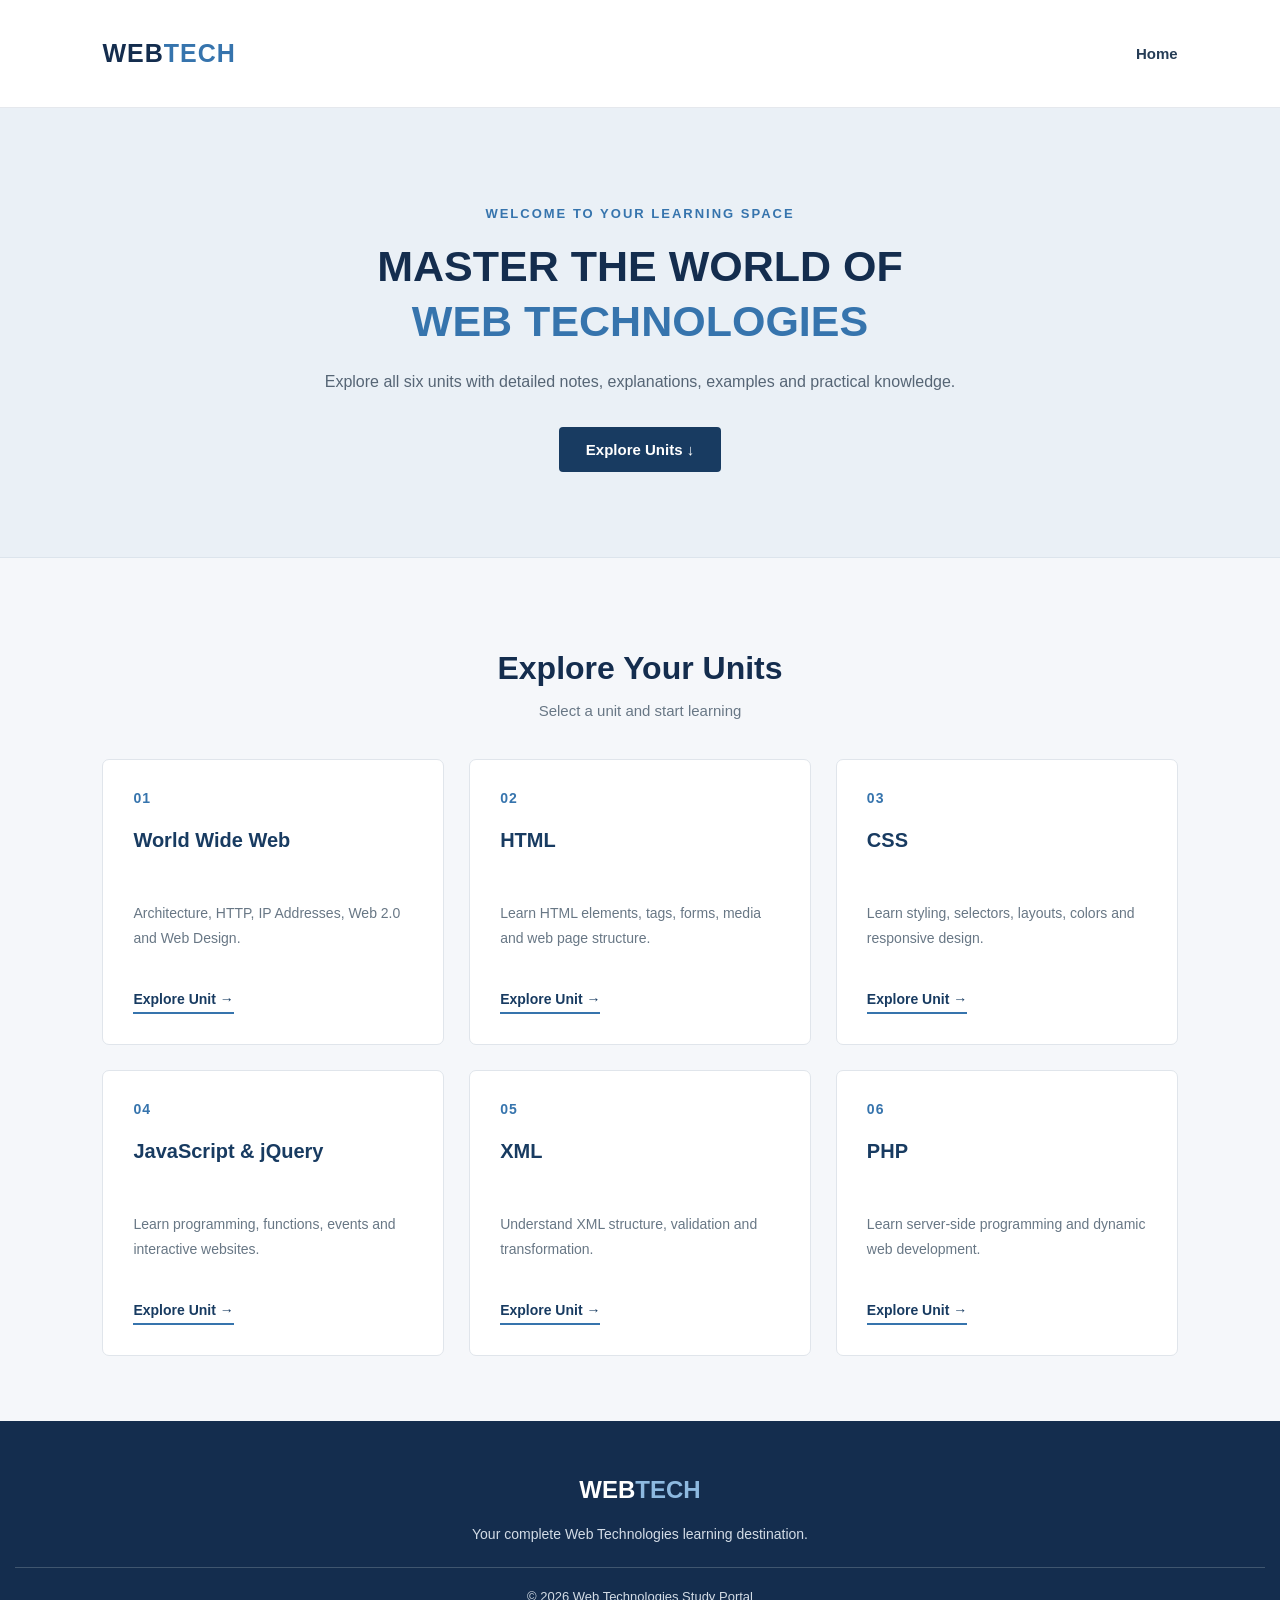
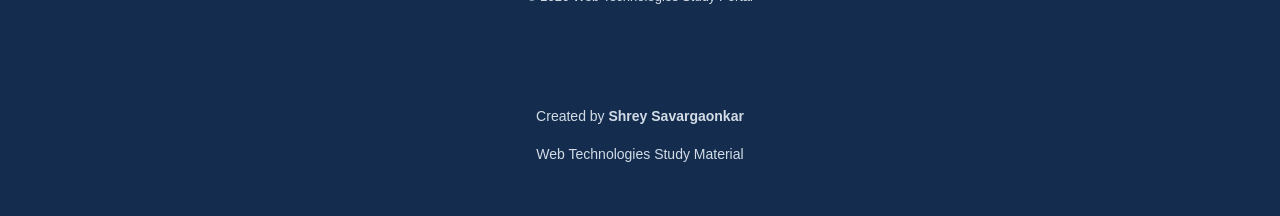
<file: index.html>
<!DOCTYPE html>
<html>
<head>
    <title>Web Technologies | Study Portal</title>
    <link rel="stylesheet" href="style.css">
</head>

<body>

    <nav>
        <h2 class="logo">WEB<span>TECH</span></h2>
        <a href="index.html">Home</a>
    </nav>

    <section class="hero">
        <p class="small-title">WELCOME TO YOUR LEARNING SPACE</p>

        <h1>MASTER THE WORLD OF<br>
        <span>WEB TECHNOLOGIES</span></h1>

        <p class="description">
            Explore all six units with detailed notes,
            explanations, examples and practical knowledge.
        </p>

        <a href="#units" class="main-button">Explore Units ↓</a>
    </section>

    <section id="units">

        <h2 class="section-title">Explore Your Units</h2>

        <p class="section-description">
            Select a unit and start learning
        </p>

        <div class="units">

            <div class="unit">
                <div class="number">01</div>
                <h3>World Wide Web</h3>
                <p>Architecture, HTTP, IP Addresses, Web 2.0 and Web Design.</p>
                <a href="unit1.html">Explore Unit →</a>
            </div>

            <div class="unit">
                <div class="number">02</div>
                <h3>HTML</h3>
                <p>Learn HTML elements, tags, forms, media and web page structure.</p>
                <a href="unit2.html">Explore Unit →</a>
            </div>

            <div class="unit">
                <div class="number">03</div>
                <h3>CSS</h3>
                <p>Learn styling, selectors, layouts, colors and responsive design.</p>
                <a href="unit3.html">Explore Unit →</a>
            </div>

            <div class="unit">
                <div class="number">04</div>
                <h3>JavaScript & jQuery</h3>
                <p>Learn programming, functions, events and interactive websites.</p>
                <a href="unit4.html">Explore Unit →</a>
            </div>

            <div class="unit">
                <div class="number">05</div>
                <h3>XML</h3>
                <p>Understand XML structure, validation and transformation.</p>
                <a href="unit5.html">Explore Unit →</a>
            </div>

            <div class="unit">
                <div class="number">06</div>
                <h3>PHP</h3>
                <p>Learn server-side programming and dynamic web development.</p>
                <a href="unit6.html">Explore Unit →</a>
            </div>

        </div>
    </section>

    <footer>
        <h2>WEB<span>TECH</span></h2>
        <p>Your complete Web Technologies learning destination.</p>
        <p class="copyright">© 2026 Web Technologies Study Portal</p>
    </footer>
    
<footer>
    <p>Created by <strong>Shrey Savargaonkar</strong></p>
    <p>Web Technologies Study Material</p>
</footer>

</body>
</html>
</file>
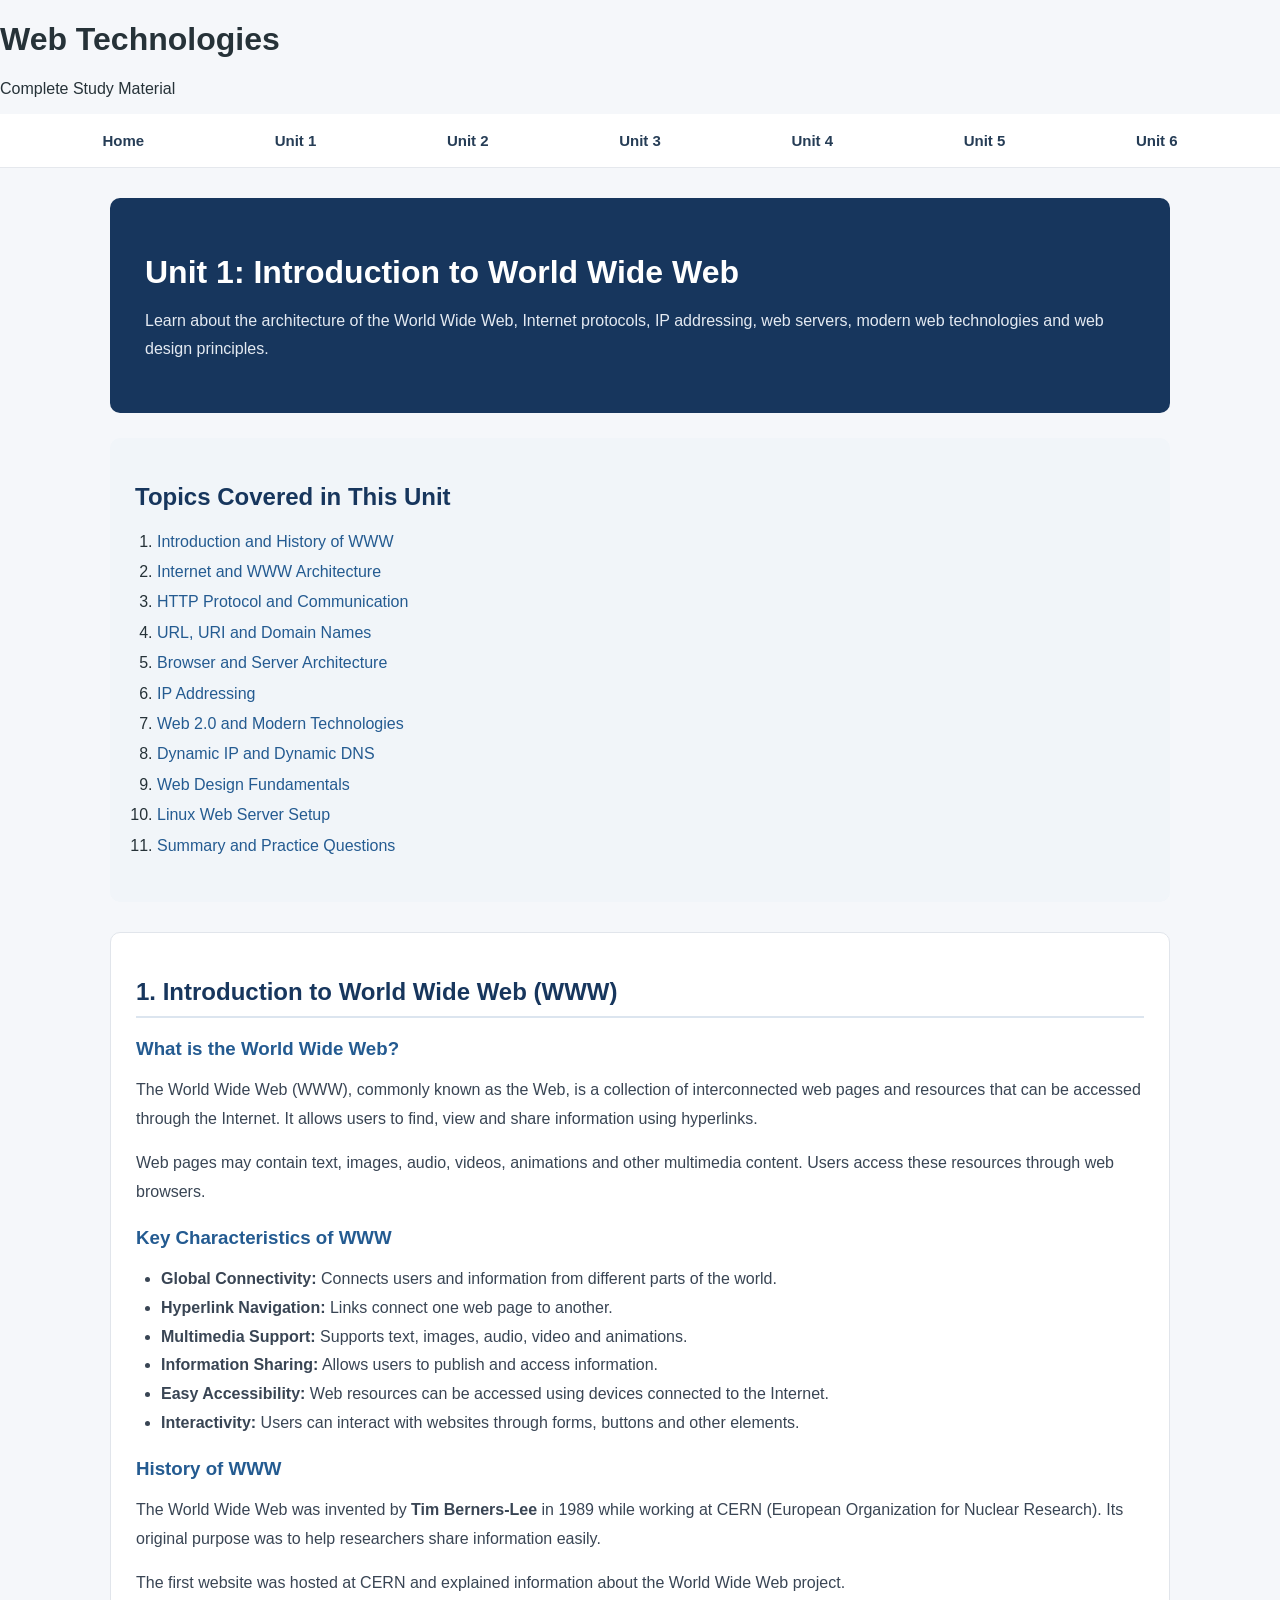
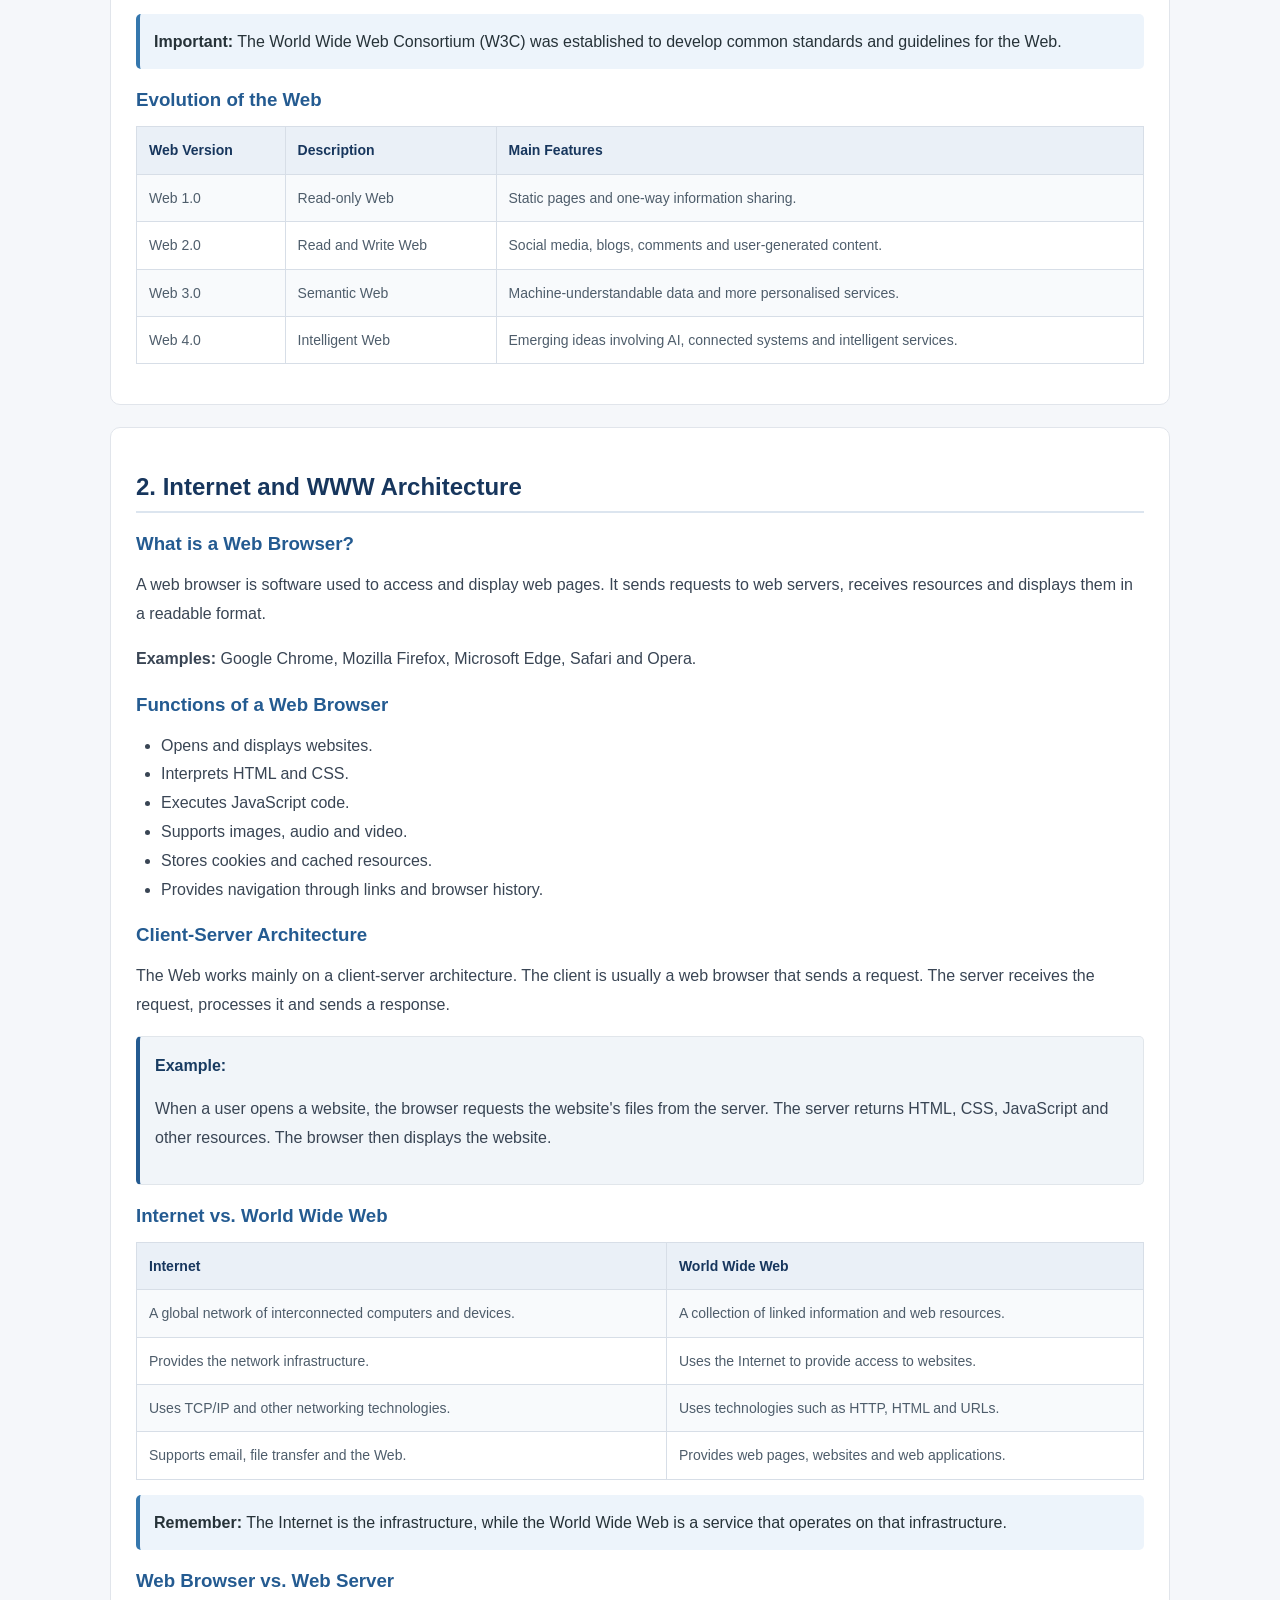
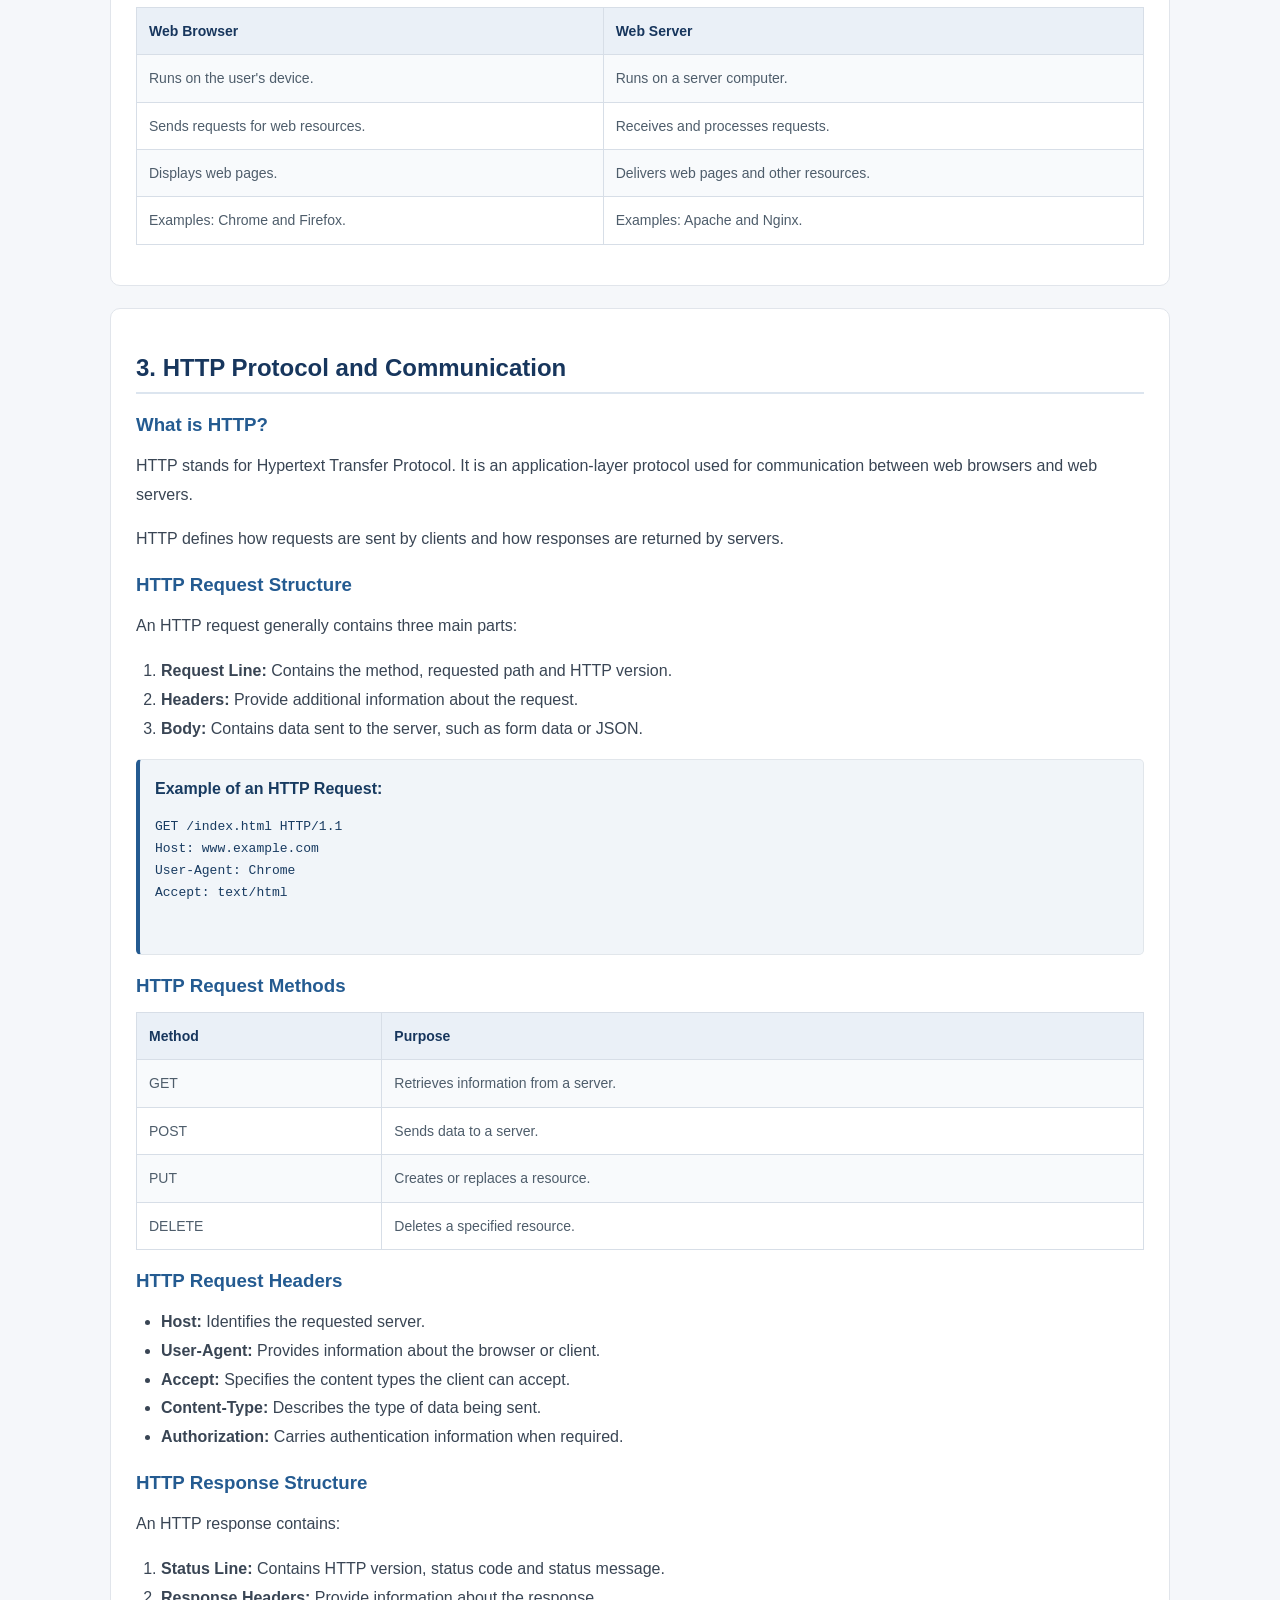
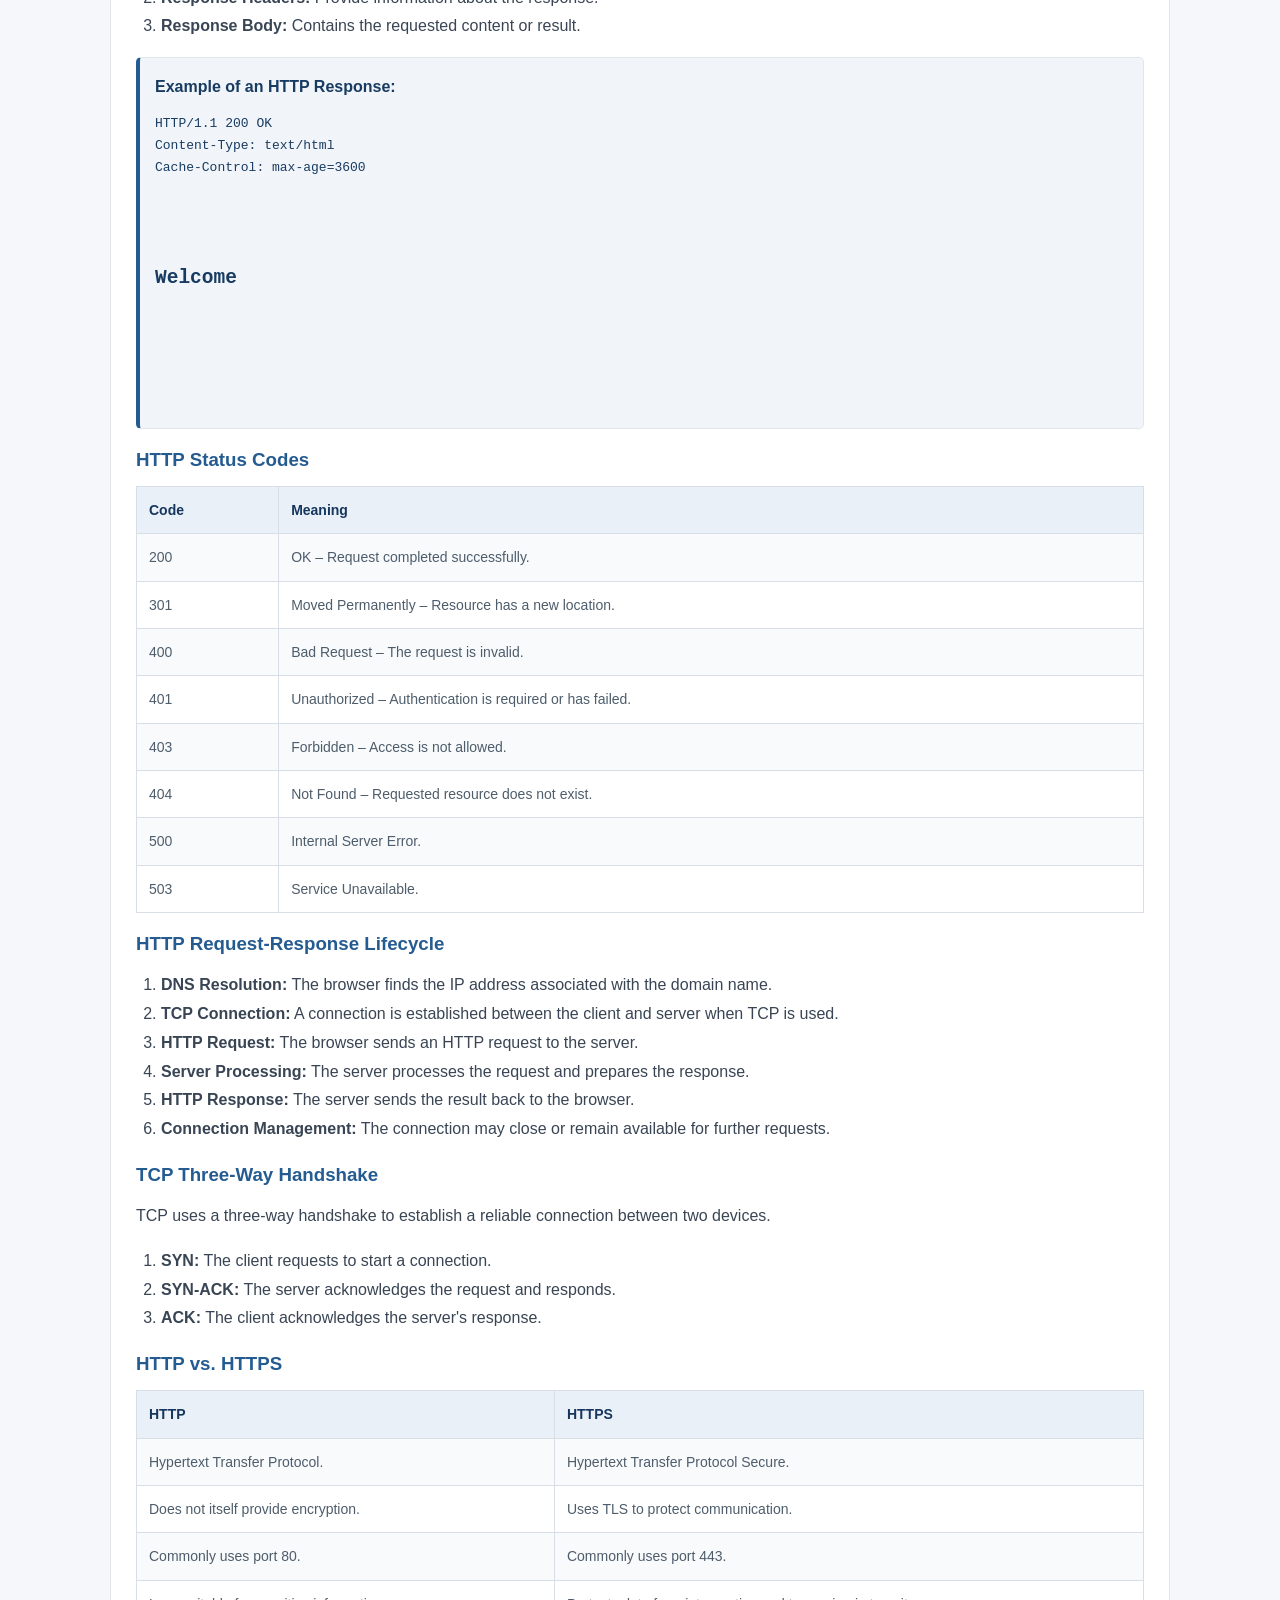
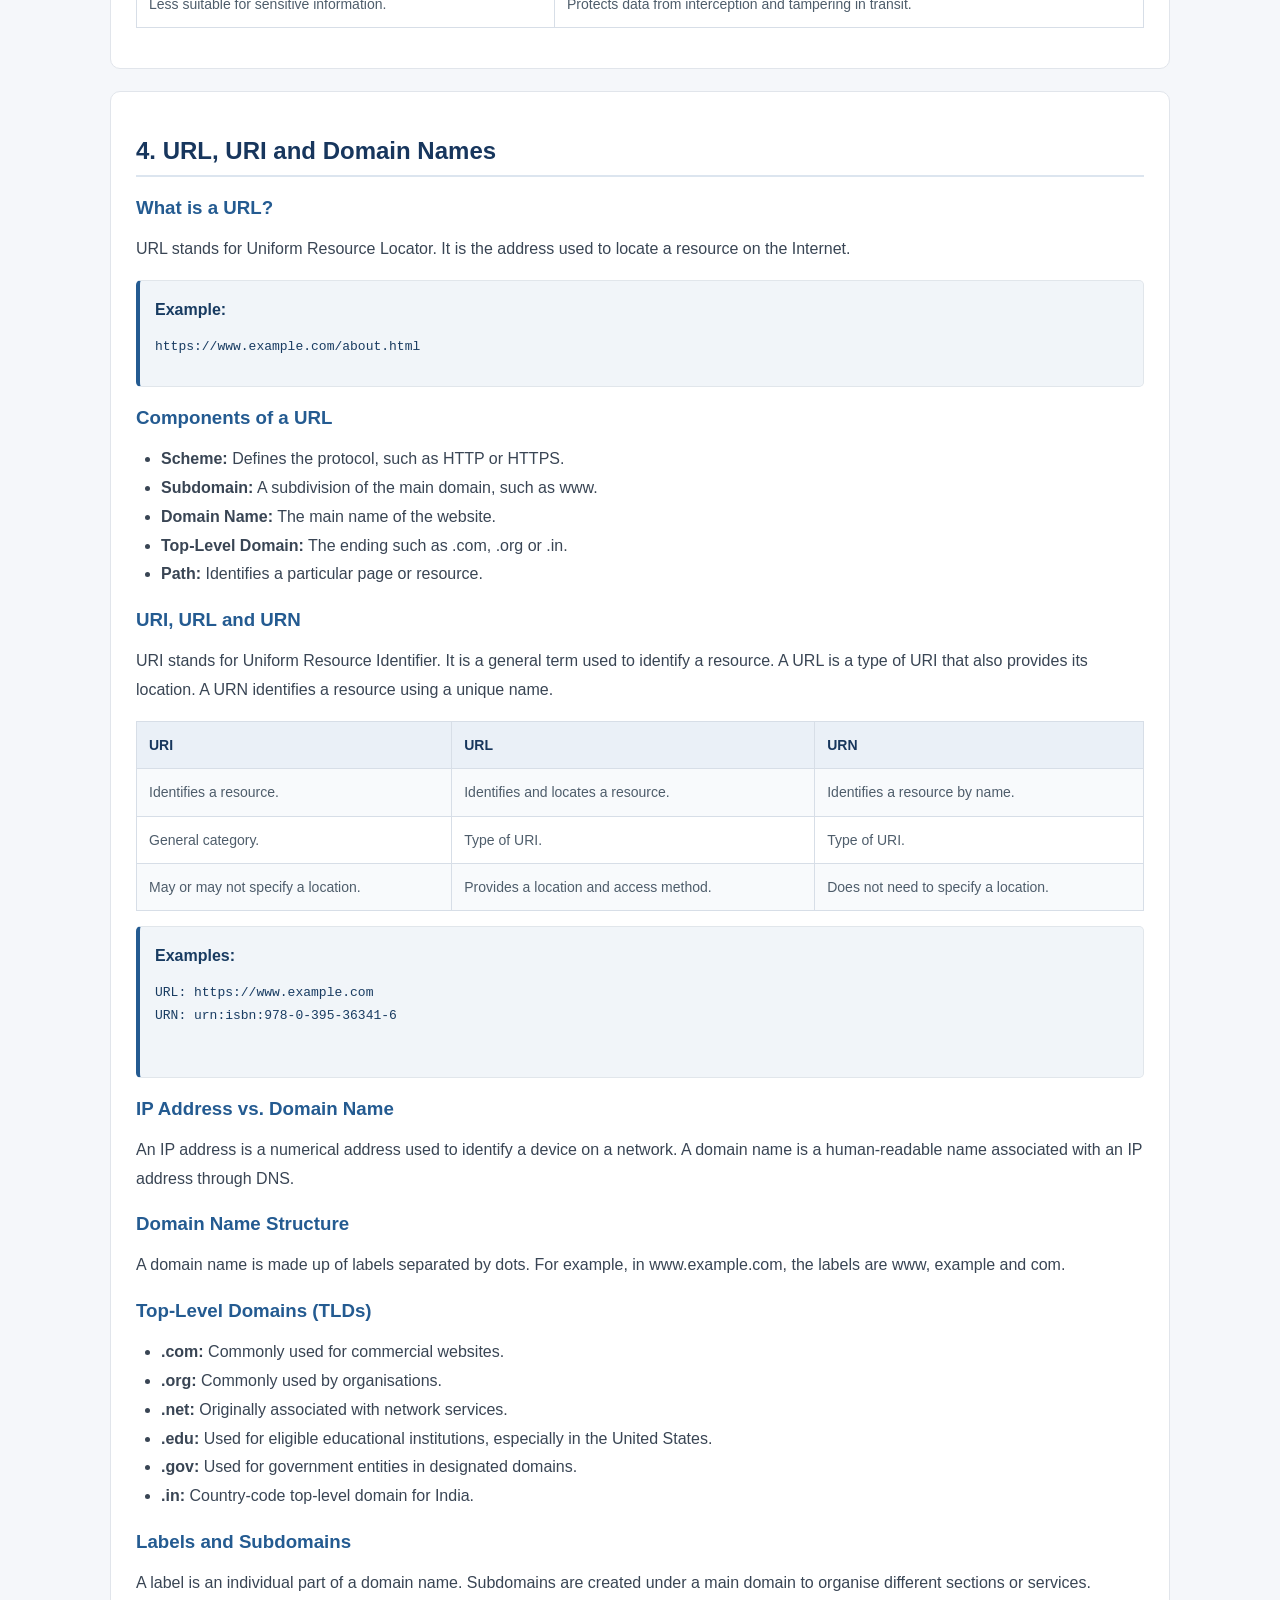
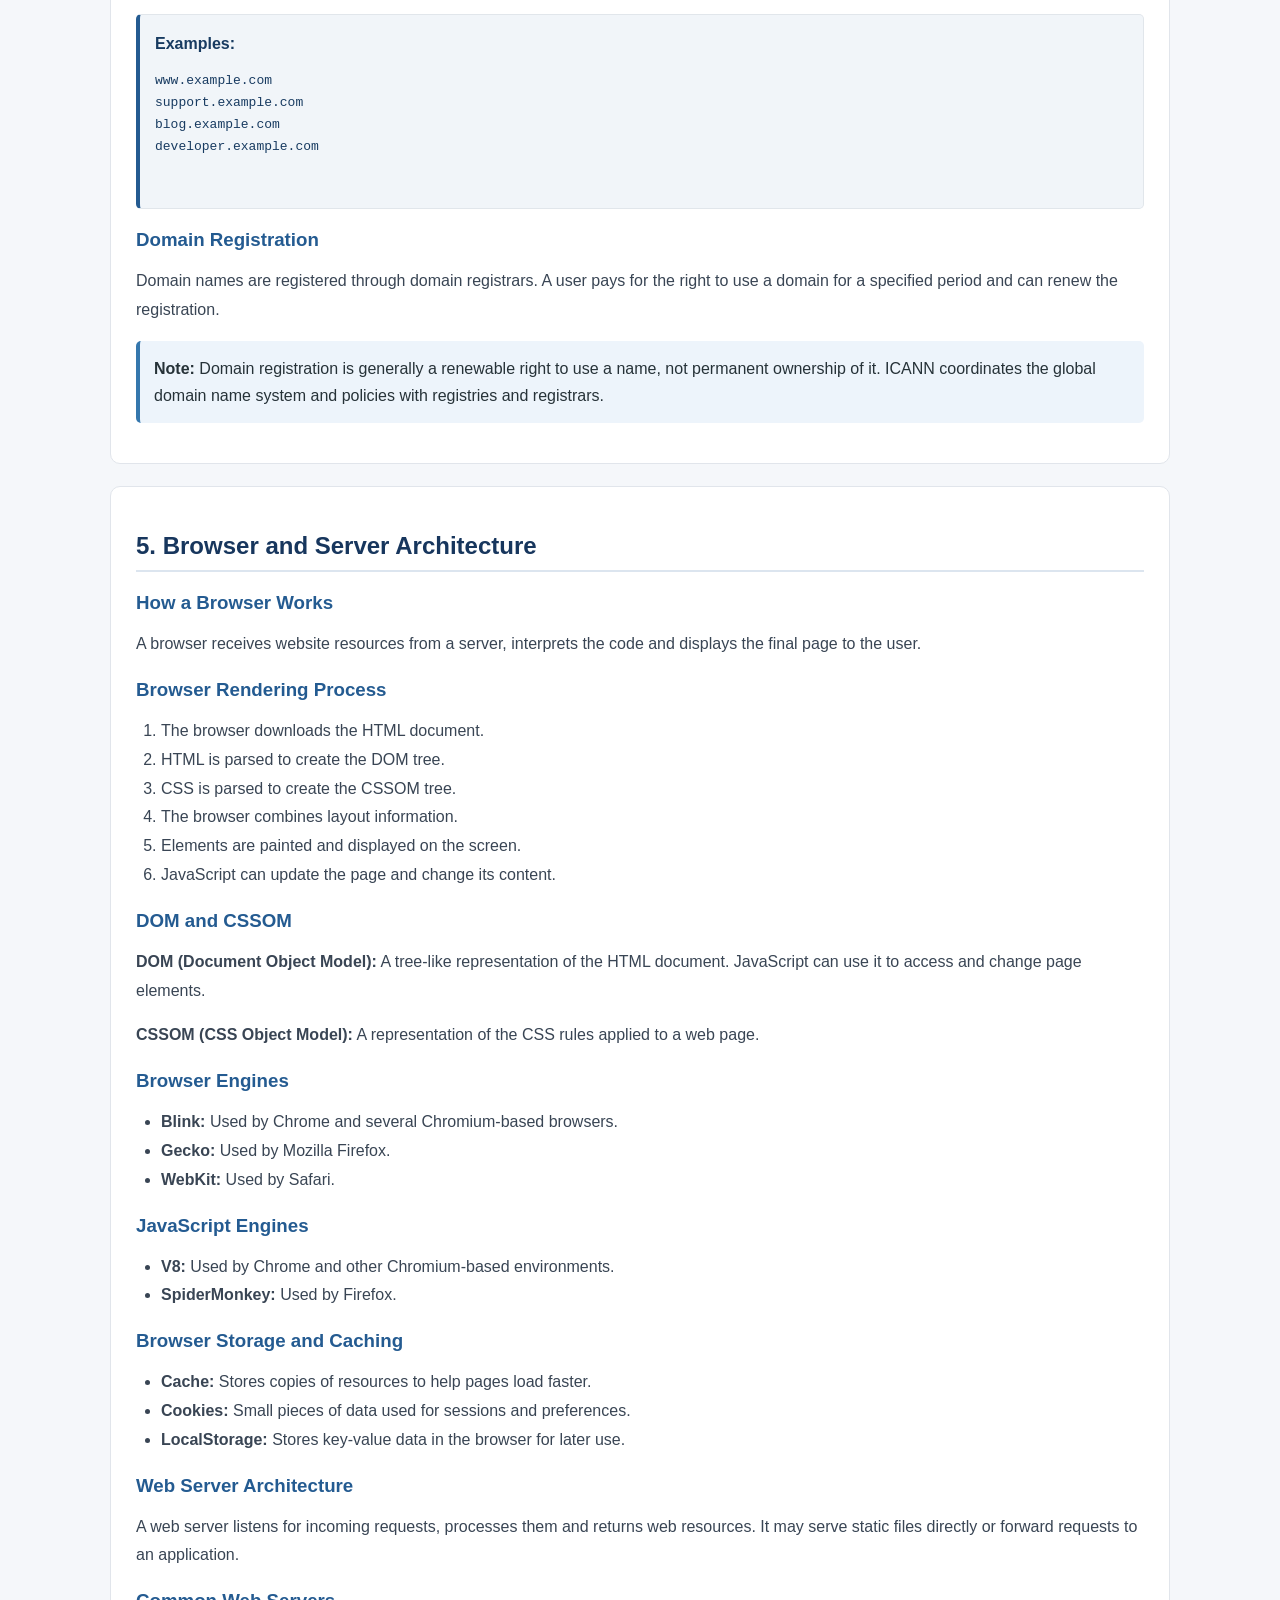
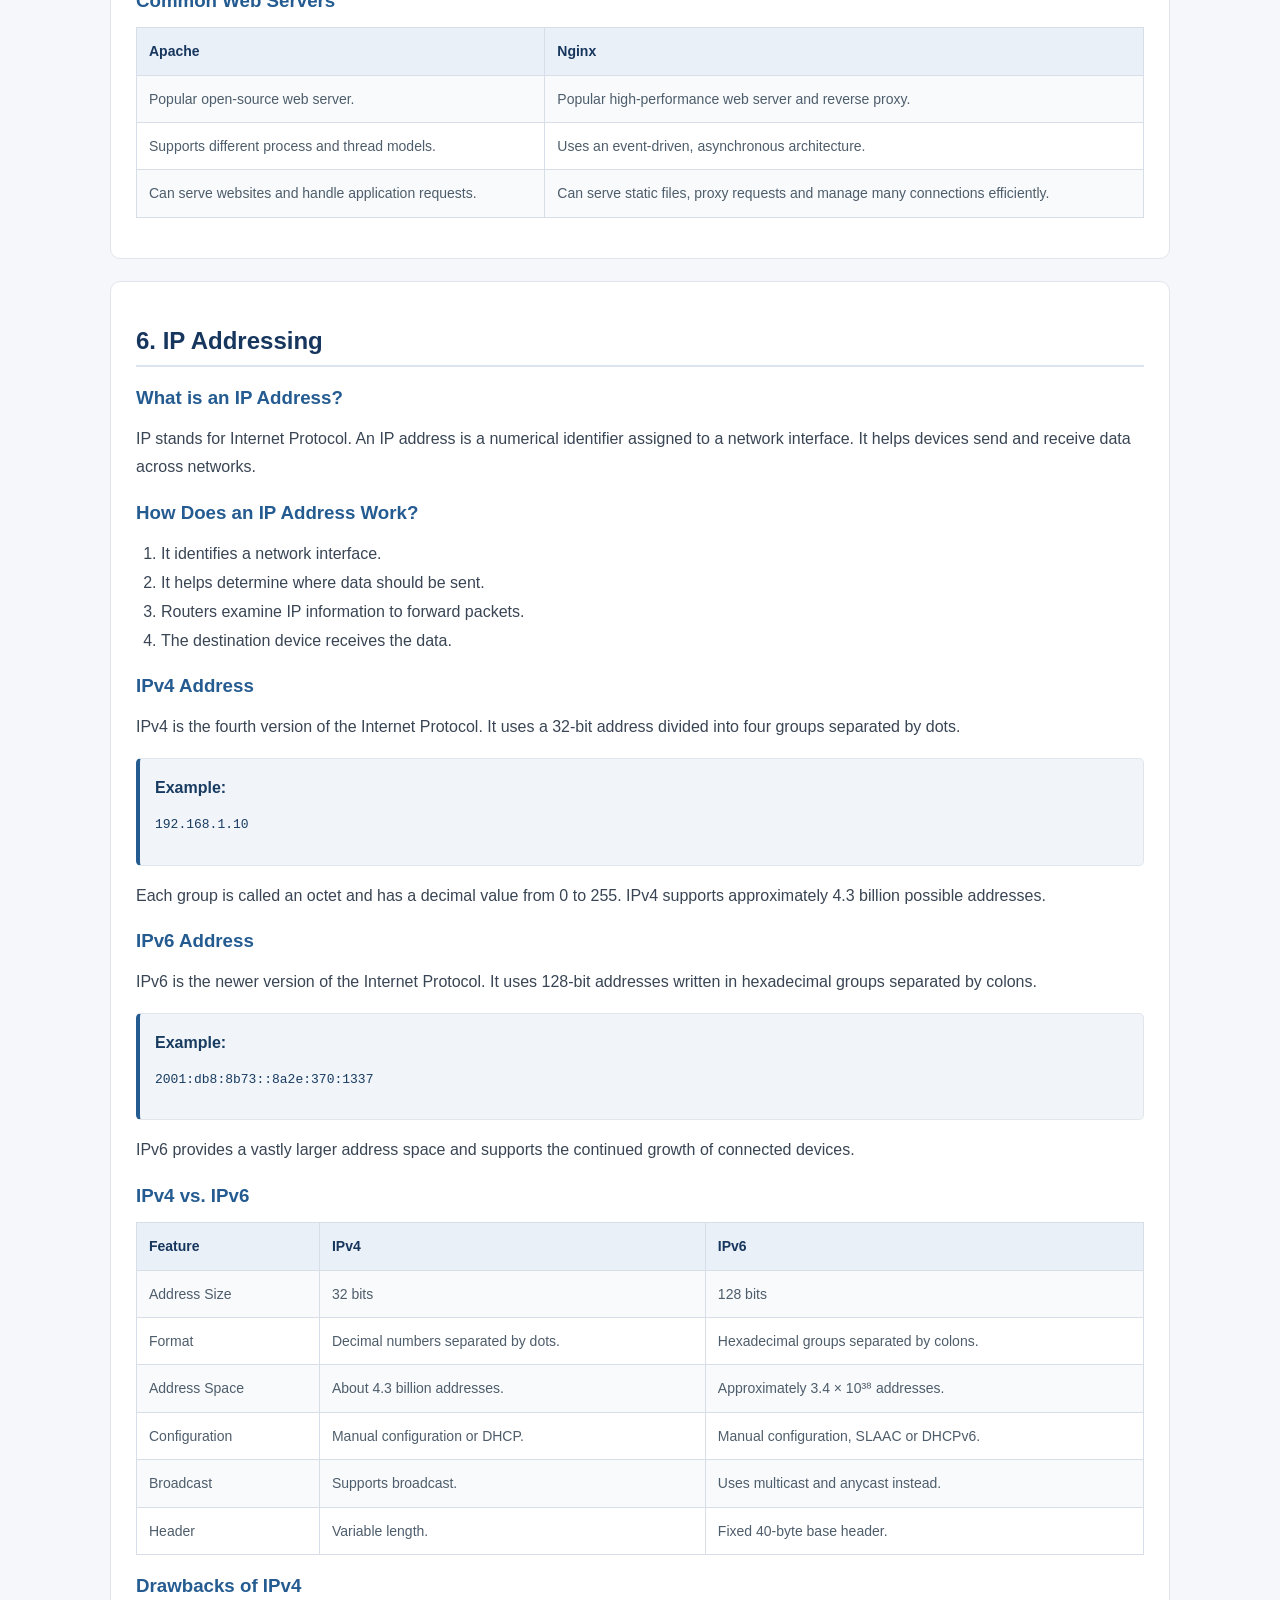
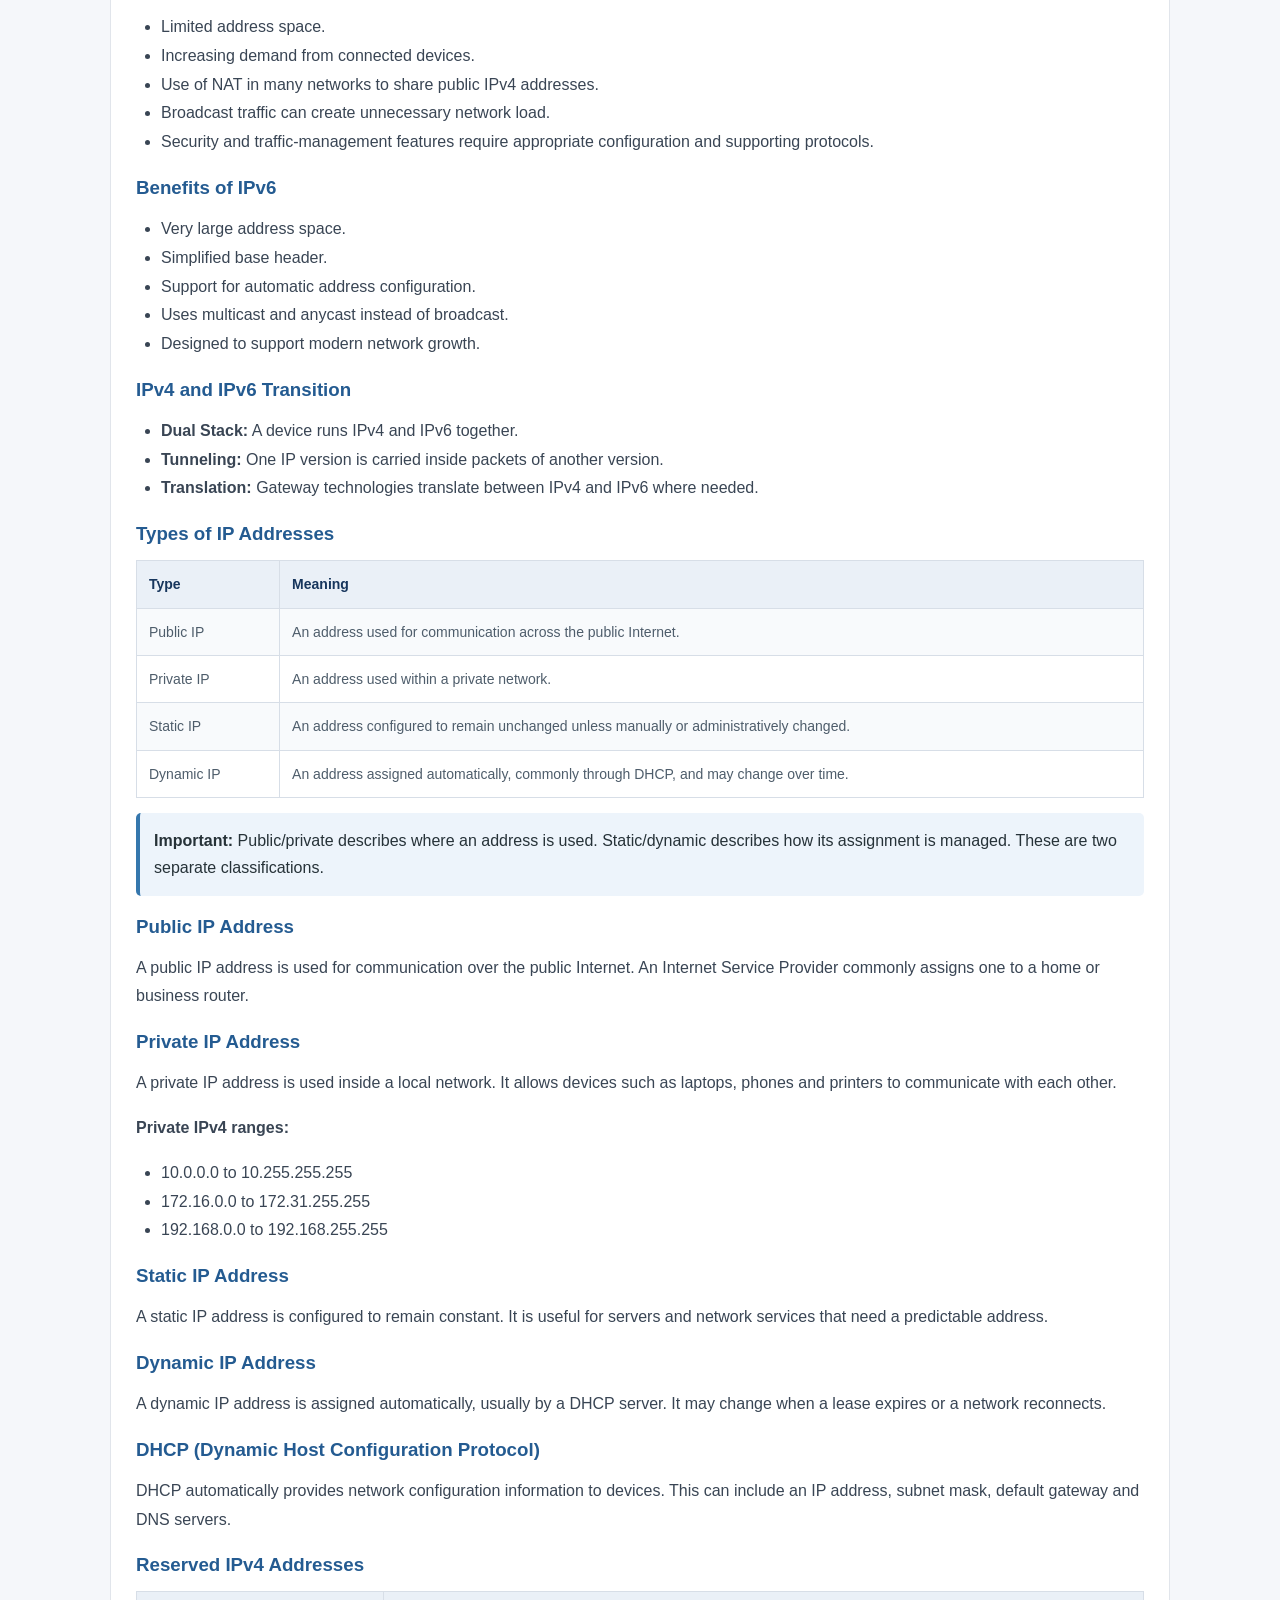
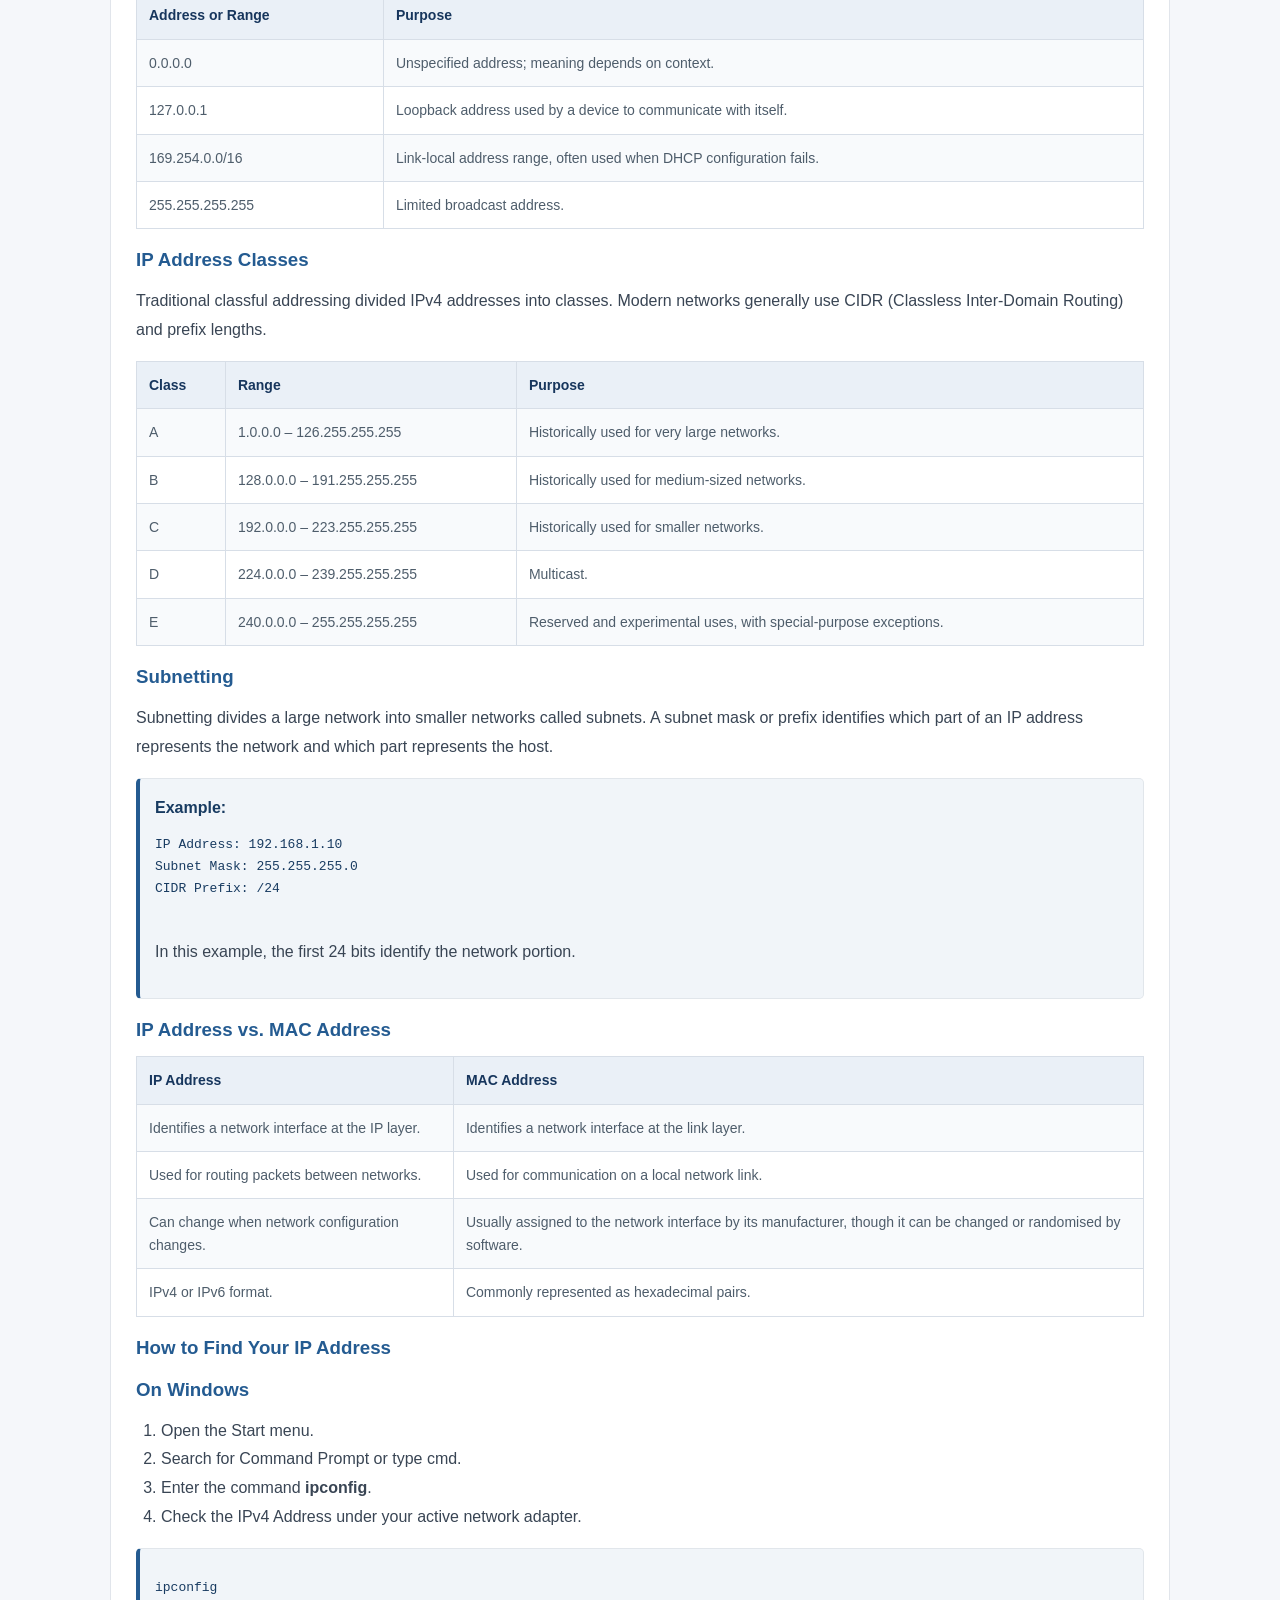
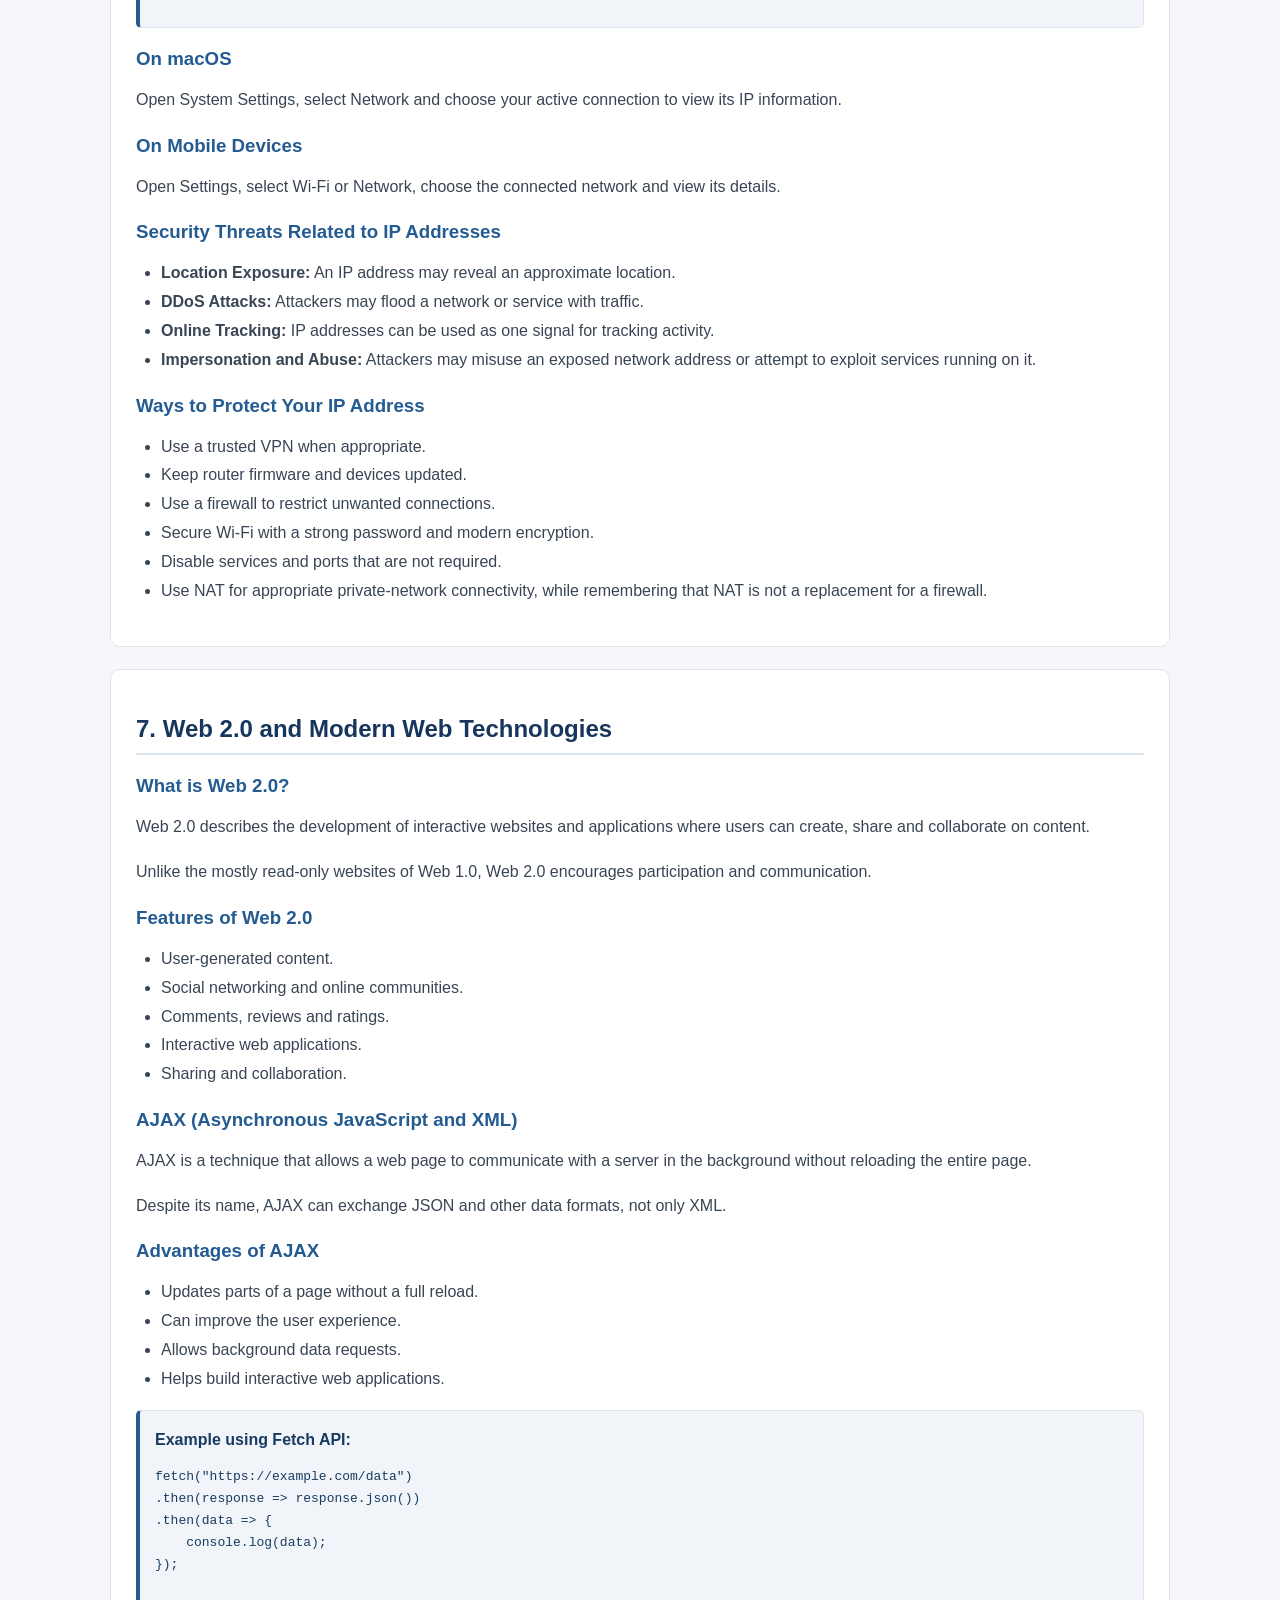
<file: unit1.html>
<!DOCTYPE html>
<html lang="en">
<head>
    <meta charset="UTF-8">
    <meta name="viewport" content="width=device-width, initial-scale=1.0">
    <title>Unit 1 - Introduction to WWW</title>
    <link rel="stylesheet" href="style.css">

    <style>
        .unit-content {
            max-width: 1100px;
            margin: auto;
            padding: 30px 20px;
        }

        .unit-heading {
            background: #17365d;
            color: white;
            padding: 35px;
            border-radius: 10px;
            margin-bottom: 25px;
        }

        .unit-heading h1 {
            font-size: 32px;
            margin-bottom: 10px;
        }

        .unit-heading p {
            color: #e4eaf2;
            line-height: 1.7;
        }

        .topic-list {
            background: #f1f5f9;
            padding: 25px;
            border-radius: 10px;
            margin-bottom: 30px;
        }

        .topic-list h2 {
            color: #17365d;
            margin-bottom: 15px;
        }

        .topic-list ol {
            padding-left: 22px;
            line-height: 1.9;
        }

        .topic-list a {
            color: #245b91;
            text-decoration: none;
        }

        .topic-list a:hover {
            text-decoration: underline;
        }

        .content-section {
            background: white;
            border: 1px solid #e1e5eb;
            border-radius: 10px;
            padding: 25px;
            margin-bottom: 22px;
        }

        .content-section h2 {
            color: #17365d;
            border-bottom: 2px solid #dce5ef;
            padding-bottom: 10px;
            margin-bottom: 18px;
        }

        .content-section h3 {
            color: #245b91;
            margin-top: 20px;
            margin-bottom: 10px;
        }

        .content-section p,
        .content-section li {
            line-height: 1.8;
            color: #394554;
        }

        .content-section ul,
        .content-section ol {
            padding-left: 25px;
        }

        .example {
            background: #f1f5f9;
            border-left: 4px solid #245b91;
            padding: 15px;
            margin: 15px 0;
            border-radius: 5px;
            overflow-x: auto;
        }

        .example pre {
            white-space: pre-wrap;
            overflow-wrap: anywhere;
        }

        .note {
            background: #edf4fb;
            border-left: 4px solid #3577ad;
            padding: 14px;
            margin: 15px 0;
            border-radius: 5px;
            line-height: 1.7;
        }

        .comparison {
            width: 100%;
            border-collapse: collapse;
            margin: 15px 0;
        }

        .comparison th,
        .comparison td {
            border: 1px solid #d7dee7;
            padding: 12px;
            text-align: left;
            line-height: 1.6;
        }

        .comparison th {
            background: #eaf0f7;
            color: #17365d;
        }

        .comparison tr:nth-child(even) {
            background: #f8fafc;
        }

        .unit-footer {
            text-align: center;
            padding: 25px;
            color: #64748b;
        }

        @media(max-width: 650px) {
            .unit-heading h1 {
                font-size: 25px;
            }

            .content-section {
                padding: 18px;
            }

            .comparison {
                font-size: 14px;
            }
        }
    </style>
</head>

<body>

<header>
    <h1>Web Technologies</h1>
    <p>Complete Study Material</p>
</header>

<nav>
    <a href="index.html">Home</a>
    <a href="unit1.html">Unit 1</a>
    <a href="unit2.html">Unit 2</a>
    <a href="unit3.html">Unit 3</a>
    <a href="unit4.html">Unit 4</a>
    <a href="unit5.html">Unit 5</a>
    <a href="unit6.html">Unit 6</a>
</nav>

<main class="unit-content">

    <div class="unit-heading">
        <h1>Unit 1: Introduction to World Wide Web</h1>
        <p>
            Learn about the architecture of the World Wide Web,
            Internet protocols, IP addressing, web servers,
            modern web technologies and web design principles.
        </p>
    </div>

    <!-- TOPIC LIST -->

    <div class="topic-list">
        <h2>Topics Covered in This Unit</h2>
        <ol>
            <li><a href="#www">Introduction and History of WWW</a></li>
            <li><a href="#architecture">Internet and WWW Architecture</a></li>
            <li><a href="#http">HTTP Protocol and Communication</a></li>
            <li><a href="#url">URL, URI and Domain Names</a></li>
            <li><a href="#browser">Browser and Server Architecture</a></li>
            <li><a href="#ip">IP Addressing</a></li>
            <li><a href="#web2">Web 2.0 and Modern Technologies</a></li>
            <li><a href="#ddns">Dynamic IP and Dynamic DNS</a></li>
            <li><a href="#design">Web Design Fundamentals</a></li>
            <li><a href="#linux">Linux Web Server Setup</a></li>
            <li><a href="#summary">Summary and Practice Questions</a></li>
        </ol>
    </div>

    <!-- SECTION 1 -->

    <section class="content-section" id="www">
        <h2>1. Introduction to World Wide Web (WWW)</h2>

        <h3>What is the World Wide Web?</h3>
        <p>
            The World Wide Web (WWW), commonly known as the Web,
            is a collection of interconnected web pages and
            resources that can be accessed through the Internet.
            It allows users to find, view and share information
            using hyperlinks.
        </p>

        <p>
            Web pages may contain text, images, audio, videos,
            animations and other multimedia content. Users
            access these resources through web browsers.
        </p>

        <h3>Key Characteristics of WWW</h3>
        <ul>
            <li><b>Global Connectivity:</b> Connects users and information from different parts of the world.</li>
            <li><b>Hyperlink Navigation:</b> Links connect one web page to another.</li>
            <li><b>Multimedia Support:</b> Supports text, images, audio, video and animations.</li>
            <li><b>Information Sharing:</b> Allows users to publish and access information.</li>
            <li><b>Easy Accessibility:</b> Web resources can be accessed using devices connected to the Internet.</li>
            <li><b>Interactivity:</b> Users can interact with websites through forms, buttons and other elements.</li>
        </ul>

        <h3>History of WWW</h3>
        <p>
            The World Wide Web was invented by
            <b>Tim Berners-Lee</b> in 1989 while working at
            CERN (European Organization for Nuclear Research).
            Its original purpose was to help researchers share
            information easily.
        </p>

        <p>
            The first website was hosted at CERN and explained
            information about the World Wide Web project.
        </p>

        <div class="note">
            <b>Important:</b> The World Wide Web Consortium
            (W3C) was established to develop common standards
            and guidelines for the Web.
        </div>

        <h3>Evolution of the Web</h3>

        <table class="comparison">
            <tr>
                <th>Web Version</th>
                <th>Description</th>
                <th>Main Features</th>
            </tr>
            <tr>
                <td>Web 1.0</td>
                <td>Read-only Web</td>
                <td>Static pages and one-way information sharing.</td>
            </tr>
            <tr>
                <td>Web 2.0</td>
                <td>Read and Write Web</td>
                <td>Social media, blogs, comments and user-generated content.</td>
            </tr>
            <tr>
                <td>Web 3.0</td>
                <td>Semantic Web</td>
                <td>Machine-understandable data and more personalised services.</td>
            </tr>
            <tr>
                <td>Web 4.0</td>
                <td>Intelligent Web</td>
                <td>Emerging ideas involving AI, connected systems and intelligent services.</td>
            </tr>
        </table>
    </section>

    <!-- SECTION 2 -->

    <section class="content-section" id="architecture">
        <h2>2. Internet and WWW Architecture</h2>

        <h3>What is a Web Browser?</h3>
        <p>
            A web browser is software used to access and display
            web pages. It sends requests to web servers, receives
            resources and displays them in a readable format.
        </p>

        <p><b>Examples:</b> Google Chrome, Mozilla Firefox,
        Microsoft Edge, Safari and Opera.</p>

        <h3>Functions of a Web Browser</h3>
        <ul>
            <li>Opens and displays websites.</li>
            <li>Interprets HTML and CSS.</li>
            <li>Executes JavaScript code.</li>
            <li>Supports images, audio and video.</li>
            <li>Stores cookies and cached resources.</li>
            <li>Provides navigation through links and browser history.</li>
        </ul>

        <h3>Client-Server Architecture</h3>
        <p>
            The Web works mainly on a client-server architecture.
            The client is usually a web browser that sends a request.
            The server receives the request, processes it and sends
            a response.
        </p>

        <div class="example">
            <b>Example:</b>
            <p>
                When a user opens a website, the browser requests
                the website's files from the server. The server
                returns HTML, CSS, JavaScript and other resources.
                The browser then displays the website.
            </p>
        </div>

        <h3>Internet vs. World Wide Web</h3>
        <table class="comparison">
            <tr>
                <th>Internet</th>
                <th>World Wide Web</th>
            </tr>
            <tr>
                <td>A global network of interconnected computers and devices.</td>
                <td>A collection of linked information and web resources.</td>
            </tr>
            <tr>
                <td>Provides the network infrastructure.</td>
                <td>Uses the Internet to provide access to websites.</td>
            </tr>
            <tr>
                <td>Uses TCP/IP and other networking technologies.</td>
                <td>Uses technologies such as HTTP, HTML and URLs.</td>
            </tr>
            <tr>
                <td>Supports email, file transfer and the Web.</td>
                <td>Provides web pages, websites and web applications.</td>
            </tr>
        </table>

        <div class="note">
            <b>Remember:</b> The Internet is the infrastructure,
            while the World Wide Web is a service that operates
            on that infrastructure.
        </div>

        <h3>Web Browser vs. Web Server</h3>
        <table class="comparison">
            <tr>
                <th>Web Browser</th>
                <th>Web Server</th>
            </tr>
            <tr>
                <td>Runs on the user's device.</td>
                <td>Runs on a server computer.</td>
            </tr>
            <tr>
                <td>Sends requests for web resources.</td>
                <td>Receives and processes requests.</td>
            </tr>
            <tr>
                <td>Displays web pages.</td>
                <td>Delivers web pages and other resources.</td>
            </tr>
            <tr>
                <td>Examples: Chrome and Firefox.</td>
                <td>Examples: Apache and Nginx.</td>
            </tr>
        </table>
    </section>

    <!-- SECTION 3 -->

    <section class="content-section" id="http">
        <h2>3. HTTP Protocol and Communication</h2>

        <h3>What is HTTP?</h3>
        <p>
            HTTP stands for Hypertext Transfer Protocol.
            It is an application-layer protocol used for
            communication between web browsers and web servers.
        </p>

        <p>
            HTTP defines how requests are sent by clients and
            how responses are returned by servers.
        </p>

        <h3>HTTP Request Structure</h3>
        <p>An HTTP request generally contains three main parts:</p>
        <ol>
            <li><b>Request Line:</b> Contains the method, requested path and HTTP version.</li>
            <li><b>Headers:</b> Provide additional information about the request.</li>
            <li><b>Body:</b> Contains data sent to the server, such as form data or JSON.</li>
        </ol>

        <div class="example">
            <b>Example of an HTTP Request:</b>
            <pre>
GET /index.html HTTP/1.1
Host: www.example.com
User-Agent: Chrome
Accept: text/html
            </pre>
        </div>

        <h3>HTTP Request Methods</h3>
        <table class="comparison">
            <tr>
                <th>Method</th>
                <th>Purpose</th>
            </tr>
            <tr>
                <td>GET</td>
                <td>Retrieves information from a server.</td>
            </tr>
            <tr>
                <td>POST</td>
                <td>Sends data to a server.</td>
            </tr>
            <tr>
                <td>PUT</td>
                <td>Creates or replaces a resource.</td>
            </tr>
            <tr>
                <td>DELETE</td>
                <td>Deletes a specified resource.</td>
            </tr>
        </table>

        <h3>HTTP Request Headers</h3>
        <ul>
            <li><b>Host:</b> Identifies the requested server.</li>
            <li><b>User-Agent:</b> Provides information about the browser or client.</li>
            <li><b>Accept:</b> Specifies the content types the client can accept.</li>
            <li><b>Content-Type:</b> Describes the type of data being sent.</li>
            <li><b>Authorization:</b> Carries authentication information when required.</li>
        </ul>

        <h3>HTTP Response Structure</h3>
        <p>An HTTP response contains:</p>
        <ol>
            <li><b>Status Line:</b> Contains HTTP version, status code and status message.</li>
            <li><b>Response Headers:</b> Provide information about the response.</li>
            <li><b>Response Body:</b> Contains the requested content or result.</li>
        </ol>

        <div class="example">
            <b>Example of an HTTP Response:</b>
            <pre>
HTTP/1.1 200 OK
Content-Type: text/html
Cache-Control: max-age=3600

<html>
<body>
<h1>Welcome</h1>
</body>
</html>
            </pre>
        </div>

        <h3>HTTP Status Codes</h3>
        <table class="comparison">
            <tr>
                <th>Code</th>
                <th>Meaning</th>
            </tr>
            <tr>
                <td>200</td>
                <td>OK – Request completed successfully.</td>
            </tr>
            <tr>
                <td>301</td>
                <td>Moved Permanently – Resource has a new location.</td>
            </tr>
            <tr>
                <td>400</td>
                <td>Bad Request – The request is invalid.</td>
            </tr>
            <tr>
                <td>401</td>
                <td>Unauthorized – Authentication is required or has failed.</td>
            </tr>
            <tr>
                <td>403</td>
                <td>Forbidden – Access is not allowed.</td>
            </tr>
            <tr>
                <td>404</td>
                <td>Not Found – Requested resource does not exist.</td>
            </tr>
            <tr>
                <td>500</td>
                <td>Internal Server Error.</td>
            </tr>
            <tr>
                <td>503</td>
                <td>Service Unavailable.</td>
            </tr>
        </table>

        <h3>HTTP Request-Response Lifecycle</h3>
        <ol>
            <li><b>DNS Resolution:</b> The browser finds the IP address associated with the domain name.</li>
            <li><b>TCP Connection:</b> A connection is established between the client and server when TCP is used.</li>
            <li><b>HTTP Request:</b> The browser sends an HTTP request to the server.</li>
            <li><b>Server Processing:</b> The server processes the request and prepares the response.</li>
            <li><b>HTTP Response:</b> The server sends the result back to the browser.</li>
            <li><b>Connection Management:</b> The connection may close or remain available for further requests.</li>
        </ol>

        <h3>TCP Three-Way Handshake</h3>
        <p>
            TCP uses a three-way handshake to establish a reliable
            connection between two devices.
        </p>
        <ol>
            <li><b>SYN:</b> The client requests to start a connection.</li>
            <li><b>SYN-ACK:</b> The server acknowledges the request and responds.</li>
            <li><b>ACK:</b> The client acknowledges the server's response.</li>
        </ol>

        <h3>HTTP vs. HTTPS</h3>
        <table class="comparison">
            <tr>
                <th>HTTP</th>
                <th>HTTPS</th>
            </tr>
            <tr>
                <td>Hypertext Transfer Protocol.</td>
                <td>Hypertext Transfer Protocol Secure.</td>
            </tr>
            <tr>
                <td>Does not itself provide encryption.</td>
                <td>Uses TLS to protect communication.</td>
            </tr>
            <tr>
                <td>Commonly uses port 80.</td>
                <td>Commonly uses port 443.</td>
            </tr>
            <tr>
                <td>Less suitable for sensitive information.</td>
                <td>Protects data from interception and tampering in transit.</td>
            </tr>
        </table>
    </section>

    <!-- SECTION 4 -->

    <section class="content-section" id="url">
        <h2>4. URL, URI and Domain Names</h2>

        <h3>What is a URL?</h3>
        <p>
            URL stands for Uniform Resource Locator.
            It is the address used to locate a resource on
            the Internet.
        </p>

        <div class="example">
            <b>Example:</b>
            <pre>https://www.example.com/about.html</pre>
        </div>

        <h3>Components of a URL</h3>
        <ul>
            <li><b>Scheme:</b> Defines the protocol, such as HTTP or HTTPS.</li>
            <li><b>Subdomain:</b> A subdivision of the main domain, such as www.</li>
            <li><b>Domain Name:</b> The main name of the website.</li>
            <li><b>Top-Level Domain:</b> The ending such as .com, .org or .in.</li>
            <li><b>Path:</b> Identifies a particular page or resource.</li>
        </ul>

        <h3>URI, URL and URN</h3>
        <p>
            URI stands for Uniform Resource Identifier.
            It is a general term used to identify a resource.
            A URL is a type of URI that also provides its location.
            A URN identifies a resource using a unique name.
        </p>

        <table class="comparison">
            <tr>
                <th>URI</th>
                <th>URL</th>
                <th>URN</th>
            </tr>
            <tr>
                <td>Identifies a resource.</td>
                <td>Identifies and locates a resource.</td>
                <td>Identifies a resource by name.</td>
            </tr>
            <tr>
                <td>General category.</td>
                <td>Type of URI.</td>
                <td>Type of URI.</td>
            </tr>
            <tr>
                <td>May or may not specify a location.</td>
                <td>Provides a location and access method.</td>
                <td>Does not need to specify a location.</td>
            </tr>
        </table>

        <div class="example">
            <b>Examples:</b>
            <pre>
URL: https://www.example.com
URN: urn:isbn:978-0-395-36341-6
            </pre>
        </div>

        <h3>IP Address vs. Domain Name</h3>
        <p>
            An IP address is a numerical address used to identify
            a device on a network. A domain name is a human-readable
            name associated with an IP address through DNS.
        </p>

        <h3>Domain Name Structure</h3>
        <p>
            A domain name is made up of labels separated by dots.
            For example, in www.example.com, the labels are
            www, example and com.
        </p>

        <h3>Top-Level Domains (TLDs)</h3>
        <ul>
            <li><b>.com:</b> Commonly used for commercial websites.</li>
            <li><b>.org:</b> Commonly used by organisations.</li>
            <li><b>.net:</b> Originally associated with network services.</li>
            <li><b>.edu:</b> Used for eligible educational institutions, especially in the United States.</li>
            <li><b>.gov:</b> Used for government entities in designated domains.</li>
            <li><b>.in:</b> Country-code top-level domain for India.</li>
        </ul>

        <h3>Labels and Subdomains</h3>
        <p>
            A label is an individual part of a domain name.
            Subdomains are created under a main domain to organise
            different sections or services.
        </p>

        <div class="example">
            <b>Examples:</b>
            <pre>
www.example.com
support.example.com
blog.example.com
developer.example.com
            </pre>
        </div>

        <h3>Domain Registration</h3>
        <p>
            Domain names are registered through domain registrars.
            A user pays for the right to use a domain for a specified
            period and can renew the registration.
        </p>

        <div class="note">
            <b>Note:</b> Domain registration is generally a renewable
            right to use a name, not permanent ownership of it.
            ICANN coordinates the global domain name system and
            policies with registries and registrars.
        </div>
    </section>

    <!-- SECTION 5 -->

    <section class="content-section" id="browser">
        <h2>5. Browser and Server Architecture</h2>

        <h3>How a Browser Works</h3>
        <p>
            A browser receives website resources from a server,
            interprets the code and displays the final page to
            the user.
        </p>

        <h3>Browser Rendering Process</h3>
        <ol>
            <li>The browser downloads the HTML document.</li>
            <li>HTML is parsed to create the DOM tree.</li>
            <li>CSS is parsed to create the CSSOM tree.</li>
            <li>The browser combines layout information.</li>
            <li>Elements are painted and displayed on the screen.</li>
            <li>JavaScript can update the page and change its content.</li>
        </ol>

        <h3>DOM and CSSOM</h3>
        <p>
            <b>DOM (Document Object Model):</b> A tree-like
            representation of the HTML document. JavaScript
            can use it to access and change page elements.
        </p>
        <p>
            <b>CSSOM (CSS Object Model):</b> A representation
            of the CSS rules applied to a web page.
        </p>

        <h3>Browser Engines</h3>
        <ul>
            <li><b>Blink:</b> Used by Chrome and several Chromium-based browsers.</li>
            <li><b>Gecko:</b> Used by Mozilla Firefox.</li>
            <li><b>WebKit:</b> Used by Safari.</li>
        </ul>

        <h3>JavaScript Engines</h3>
        <ul>
            <li><b>V8:</b> Used by Chrome and other Chromium-based environments.</li>
            <li><b>SpiderMonkey:</b> Used by Firefox.</li>
        </ul>

        <h3>Browser Storage and Caching</h3>
        <ul>
            <li><b>Cache:</b> Stores copies of resources to help pages load faster.</li>
            <li><b>Cookies:</b> Small pieces of data used for sessions and preferences.</li>
            <li><b>LocalStorage:</b> Stores key-value data in the browser for later use.</li>
        </ul>

        <h3>Web Server Architecture</h3>
        <p>
            A web server listens for incoming requests, processes
            them and returns web resources. It may serve static
            files directly or forward requests to an application.
        </p>

        <h3>Common Web Servers</h3>
        <table class="comparison">
            <tr>
                <th>Apache</th>
                <th>Nginx</th>
            </tr>
            <tr>
                <td>Popular open-source web server.</td>
                <td>Popular high-performance web server and reverse proxy.</td>
            </tr>
            <tr>
                <td>Supports different process and thread models.</td>
                <td>Uses an event-driven, asynchronous architecture.</td>
            </tr>
            <tr>
                <td>Can serve websites and handle application requests.</td>
                <td>Can serve static files, proxy requests and manage many connections efficiently.</td>
            </tr>
        </table>
    </section>

    <!-- SECTION 6 -->

    <section class="content-section" id="ip">
        <h2>6. IP Addressing</h2>

        <h3>What is an IP Address?</h3>
        <p>
            IP stands for Internet Protocol. An IP address is a
            numerical identifier assigned to a network interface.
            It helps devices send and receive data across networks.
        </p>

        <h3>How Does an IP Address Work?</h3>
        <ol>
            <li>It identifies a network interface.</li>
            <li>It helps determine where data should be sent.</li>
            <li>Routers examine IP information to forward packets.</li>
            <li>The destination device receives the data.</li>
        </ol>

        <h3>IPv4 Address</h3>
        <p>
            IPv4 is the fourth version of the Internet Protocol.
            It uses a 32-bit address divided into four groups
            separated by dots.
        </p>

        <div class="example">
            <b>Example:</b>
            <pre>192.168.1.10</pre>
        </div>

        <p>
            Each group is called an octet and has a decimal
            value from 0 to 255. IPv4 supports approximately
            4.3 billion possible addresses.
        </p>

        <h3>IPv6 Address</h3>
        <p>
            IPv6 is the newer version of the Internet Protocol.
            It uses 128-bit addresses written in hexadecimal
            groups separated by colons.
        </p>

        <div class="example">
            <b>Example:</b>
            <pre>2001:db8:8b73::8a2e:370:1337</pre>
        </div>

        <p>
            IPv6 provides a vastly larger address space and
            supports the continued growth of connected devices.
        </p>

        <h3>IPv4 vs. IPv6</h3>
        <table class="comparison">
            <tr>
                <th>Feature</th>
                <th>IPv4</th>
                <th>IPv6</th>
            </tr>
            <tr>
                <td>Address Size</td>
                <td>32 bits</td>
                <td>128 bits</td>
            </tr>
            <tr>
                <td>Format</td>
                <td>Decimal numbers separated by dots.</td>
                <td>Hexadecimal groups separated by colons.</td>
            </tr>
            <tr>
                <td>Address Space</td>
                <td>About 4.3 billion addresses.</td>
                <td>Approximately 3.4 × 10³⁸ addresses.</td>
            </tr>
            <tr>
                <td>Configuration</td>
                <td>Manual configuration or DHCP.</td>
                <td>Manual configuration, SLAAC or DHCPv6.</td>
            </tr>
            <tr>
                <td>Broadcast</td>
                <td>Supports broadcast.</td>
                <td>Uses multicast and anycast instead.</td>
            </tr>
            <tr>
                <td>Header</td>
                <td>Variable length.</td>
                <td>Fixed 40-byte base header.</td>
            </tr>
        </table>

        <h3>Drawbacks of IPv4</h3>
        <ul>
            <li>Limited address space.</li>
            <li>Increasing demand from connected devices.</li>
            <li>Use of NAT in many networks to share public IPv4 addresses.</li>
            <li>Broadcast traffic can create unnecessary network load.</li>
            <li>Security and traffic-management features require appropriate configuration and supporting protocols.</li>
        </ul>

        <h3>Benefits of IPv6</h3>
        <ul>
            <li>Very large address space.</li>
            <li>Simplified base header.</li>
            <li>Support for automatic address configuration.</li>
            <li>Uses multicast and anycast instead of broadcast.</li>
            <li>Designed to support modern network growth.</li>
        </ul>

        <h3>IPv4 and IPv6 Transition</h3>
        <ul>
            <li><b>Dual Stack:</b> A device runs IPv4 and IPv6 together.</li>
            <li><b>Tunneling:</b> One IP version is carried inside packets of another version.</li>
            <li><b>Translation:</b> Gateway technologies translate between IPv4 and IPv6 where needed.</li>
        </ul>

        <h3>Types of IP Addresses</h3>
        <table class="comparison">
            <tr>
                <th>Type</th>
                <th>Meaning</th>
            </tr>
            <tr>
                <td>Public IP</td>
                <td>An address used for communication across the public Internet.</td>
            </tr>
            <tr>
                <td>Private IP</td>
                <td>An address used within a private network.</td>
            </tr>
            <tr>
                <td>Static IP</td>
                <td>An address configured to remain unchanged unless manually or administratively changed.</td>
            </tr>
            <tr>
                <td>Dynamic IP</td>
                <td>An address assigned automatically, commonly through DHCP, and may change over time.</td>
            </tr>
        </table>

        <div class="note">
            <b>Important:</b> Public/private describes where an address
            is used. Static/dynamic describes how its assignment is
            managed. These are two separate classifications.
        </div>

        <h3>Public IP Address</h3>
        <p>
            A public IP address is used for communication over
            the public Internet. An Internet Service Provider
            commonly assigns one to a home or business router.
        </p>

        <h3>Private IP Address</h3>
        <p>
            A private IP address is used inside a local network.
            It allows devices such as laptops, phones and printers
            to communicate with each other.
        </p>

        <p><b>Private IPv4 ranges:</b></p>
        <ul>
            <li>10.0.0.0 to 10.255.255.255</li>
            <li>172.16.0.0 to 172.31.255.255</li>
            <li>192.168.0.0 to 192.168.255.255</li>
        </ul>

        <h3>Static IP Address</h3>
        <p>
            A static IP address is configured to remain constant.
            It is useful for servers and network services that
            need a predictable address.
        </p>

        <h3>Dynamic IP Address</h3>
        <p>
            A dynamic IP address is assigned automatically,
            usually by a DHCP server. It may change when a
            lease expires or a network reconnects.
        </p>

        <h3>DHCP (Dynamic Host Configuration Protocol)</h3>
        <p>
            DHCP automatically provides network configuration
            information to devices. This can include an IP
            address, subnet mask, default gateway and DNS servers.
        </p>

        <h3>Reserved IPv4 Addresses</h3>
        <table class="comparison">
            <tr>
                <th>Address or Range</th>
                <th>Purpose</th>
            </tr>
            <tr>
                <td>0.0.0.0</td>
                <td>Unspecified address; meaning depends on context.</td>
            </tr>
            <tr>
                <td>127.0.0.1</td>
                <td>Loopback address used by a device to communicate with itself.</td>
            </tr>
            <tr>
                <td>169.254.0.0/16</td>
                <td>Link-local address range, often used when DHCP configuration fails.</td>
            </tr>
            <tr>
                <td>255.255.255.255</td>
                <td>Limited broadcast address.</td>
            </tr>
        </table>

        <h3>IP Address Classes</h3>
        <p>
            Traditional classful addressing divided IPv4 addresses
            into classes. Modern networks generally use CIDR
            (Classless Inter-Domain Routing) and prefix lengths.
        </p>

        <table class="comparison">
            <tr>
                <th>Class</th>
                <th>Range</th>
                <th>Purpose</th>
            </tr>
            <tr>
                <td>A</td>
                <td>1.0.0.0 – 126.255.255.255</td>
                <td>Historically used for very large networks.</td>
            </tr>
            <tr>
                <td>B</td>
                <td>128.0.0.0 – 191.255.255.255</td>
                <td>Historically used for medium-sized networks.</td>
            </tr>
            <tr>
                <td>C</td>
                <td>192.0.0.0 – 223.255.255.255</td>
                <td>Historically used for smaller networks.</td>
            </tr>
            <tr>
                <td>D</td>
                <td>224.0.0.0 – 239.255.255.255</td>
                <td>Multicast.</td>
            </tr>
            <tr>
                <td>E</td>
                <td>240.0.0.0 – 255.255.255.255</td>
                <td>Reserved and experimental uses, with special-purpose exceptions.</td>
            </tr>
        </table>

        <h3>Subnetting</h3>
        <p>
            Subnetting divides a large network into smaller
            networks called subnets. A subnet mask or prefix
            identifies which part of an IP address represents
            the network and which part represents the host.
        </p>

        <div class="example">
            <b>Example:</b>
            <pre>
IP Address: 192.168.1.10
Subnet Mask: 255.255.255.0
CIDR Prefix: /24
            </pre>
            <p>
                In this example, the first 24 bits identify
                the network portion.
            </p>
        </div>

        <h3>IP Address vs. MAC Address</h3>
        <table class="comparison">
            <tr>
                <th>IP Address</th>
                <th>MAC Address</th>
            </tr>
            <tr>
                <td>Identifies a network interface at the IP layer.</td>
                <td>Identifies a network interface at the link layer.</td>
            </tr>
            <tr>
                <td>Used for routing packets between networks.</td>
                <td>Used for communication on a local network link.</td>
            </tr>
            <tr>
                <td>Can change when network configuration changes.</td>
                <td>Usually assigned to the network interface by its manufacturer, though it can be changed or randomised by software.</td>
            </tr>
            <tr>
                <td>IPv4 or IPv6 format.</td>
                <td>Commonly represented as hexadecimal pairs.</td>
            </tr>
        </table>

        <h3>How to Find Your IP Address</h3>

        <h3>On Windows</h3>
        <ol>
            <li>Open the Start menu.</li>
            <li>Search for Command Prompt or type cmd.</li>
            <li>Enter the command <b>ipconfig</b>.</li>
            <li>Check the IPv4 Address under your active network adapter.</li>
        </ol>

        <div class="example">
            <pre>ipconfig</pre>
        </div>

        <h3>On macOS</h3>
        <p>
            Open System Settings, select Network and choose
            your active connection to view its IP information.
        </p>

        <h3>On Mobile Devices</h3>
        <p>
            Open Settings, select Wi-Fi or Network, choose
            the connected network and view its details.
        </p>

        <h3>Security Threats Related to IP Addresses</h3>
        <ul>
            <li><b>Location Exposure:</b> An IP address may reveal an approximate location.</li>
            <li><b>DDoS Attacks:</b> Attackers may flood a network or service with traffic.</li>
            <li><b>Online Tracking:</b> IP addresses can be used as one signal for tracking activity.</li>
            <li><b>Impersonation and Abuse:</b> Attackers may misuse an exposed network address or attempt to exploit services running on it.</li>
        </ul>

        <h3>Ways to Protect Your IP Address</h3>
        <ul>
            <li>Use a trusted VPN when appropriate.</li>
            <li>Keep router firmware and devices updated.</li>
            <li>Use a firewall to restrict unwanted connections.</li>
            <li>Secure Wi-Fi with a strong password and modern encryption.</li>
            <li>Disable services and ports that are not required.</li>
            <li>Use NAT for appropriate private-network connectivity, while remembering that NAT is not a replacement for a firewall.</li>
        </ul>
    </section>

    <!-- SECTION 7 -->

    <section class="content-section" id="web2">
        <h2>7. Web 2.0 and Modern Web Technologies</h2>

        <h3>What is Web 2.0?</h3>
        <p>
            Web 2.0 describes the development of interactive
            websites and applications where users can create,
            share and collaborate on content.
        </p>

        <p>
            Unlike the mostly read-only websites of Web 1.0,
            Web 2.0 encourages participation and communication.
        </p>

        <h3>Features of Web 2.0</h3>
        <ul>
            <li>User-generated content.</li>
            <li>Social networking and online communities.</li>
            <li>Comments, reviews and ratings.</li>
            <li>Interactive web applications.</li>
            <li>Sharing and collaboration.</li>
        </ul>

        <h3>AJAX (Asynchronous JavaScript and XML)</h3>
        <p>
            AJAX is a technique that allows a web page to
            communicate with a server in the background
            without reloading the entire page.
        </p>

        <p>
            Despite its name, AJAX can exchange JSON and other
            data formats, not only XML.
        </p>

        <h3>Advantages of AJAX</h3>
        <ul>
            <li>Updates parts of a page without a full reload.</li>
            <li>Can improve the user experience.</li>
            <li>Allows background data requests.</li>
            <li>Helps build interactive web applications.</li>
        </ul>

        <div class="example">
            <b>Example using Fetch API:</b>
            <pre>
fetch("https://example.com/data")
.then(response => response.json())
.then(data => {
    console.log(data);
});
            </pre>
        </div>

        <h3>User-Generated Content</h3>
        <p>
            User-generated content is information created and
            shared by users rather than only by website owners.
        </p>
        <p>
            Examples include social media posts, blog comments,
            product reviews, videos and discussion forums.
        </p>

        <h3>RESTful APIs</h3>
        <p>
            REST stands for Representational State Transfer.
            It is an architectural style used to design web APIs.
            REST APIs commonly use HTTP methods to work with
            resources.
        </p>

        <ul>
            <li>GET – Retrieve data.</li>
            <li>POST – Create or submit data.</li>
            <li>PUT – Replace or update a resource.</li>
            <li>DELETE – Remove a resource.</li>
        </ul>

        <h3>JSON</h3>
        <p>
            JSON stands for JavaScript Object Notation.
            It is a lightweight format used to exchange
            structured data between applications.
        </p>

        <div class="example">
            <b>Example of JSON:</b>
            <pre>
{
    "name": "Shrey",
    "course": "B.Tech CSE",
    "year": 1
}
            </pre>
        </div>

        <h3>Software as a Service (SaaS)</h3>
        <p>
            SaaS is a software delivery model in which
            applications are hosted by a service provider
            and accessed over the Internet, often through
            a web browser.
        </p>

        <p><b>Examples:</b> Google Docs, Microsoft 365
        and Figma.</p>
    </section>

    <!-- SECTION 8 -->

    <section class="content-section" id="ddns">
        <h2>8. Dynamic IP and Dynamic DNS (DDNS)</h2>

        <h3>Static IP vs. Dynamic IP</h3>
        <p>
            A static IP address remains the same unless it is
            changed manually or administratively. A dynamic IP
            address is assigned automatically and may change
            over time.
        </p>

        <h3>DHCP and Dynamic IP</h3>
        <p>
            DHCP stands for Dynamic Host Configuration Protocol.
            It automatically assigns IP addresses and other
            network settings to devices.
        </p>

        <h3>What is Dynamic DNS?</h3>
        <p>
            DDNS stands for Dynamic Domain Name System.
            It is a service that updates DNS records when
            a device's public IP address changes.
        </p>

        <h3>Why is DDNS Required?</h3>
        <p>
            A normal DNS record often points a domain name
            to a known IP address. If a home or small business
            server uses a dynamic public IP, that address
            may change. The old DNS record may then point
            to the wrong address.
        </p>

        <p>
            DDNS solves this problem by updating the DNS
            record when the public IP changes.
        </p>

        <h3>How DDNS Works</h3>
        <ol>
            <li>A device or router receives a public IP address.</li>
            <li>A DDNS client monitors the current public IP.</li>
            <li>If the IP changes, the client contacts the DDNS provider.</li>
            <li>The provider updates the domain's DNS record.</li>
            <li>Users can continue using the same domain name.</li>
        </ol>

        <div class="note">
            <b>Example:</b> A person hosts a small website at home.
            Their ISP changes the public IP address. A DDNS service
            updates the domain record so visitors can still use
            the same domain name.
        </div>

        <h3>Advantages of DDNS</h3>
        <ul>
            <li>Provides a consistent domain name for a changing IP.</li>
            <li>Useful for home servers and remote access.</li>
            <li>Reduces the need for manual DNS updates.</li>
            <li>Can be configured on compatible routers or servers.</li>
        </ul>

        <div class="note">
            <b>Remember:</b> DDNS updates DNS records. It does not
            make a dynamic IP static and does not automatically
            configure firewall rules or make a server secure.
        </div>
    </section>

    <!-- SECTION 9 -->

    <section class="content-section" id="design">
        <h2>9. Web Design Fundamentals</h2>

        <h3>What is Web Design?</h3>
        <p>
            Web design is the process of planning and creating
            the layout, appearance and user experience of a
            website. It includes visual design, navigation,
            accessibility and usability.
        </p>

        <h3>UI and UX</h3>
        <p>
            <b>UI (User Interface):</b> The visual and interactive
            parts of a website, such as buttons, menus, colours
            and forms.
        </p>
        <p>
            <b>UX (User Experience):</b> The overall experience
            a person has while using a website or application.
        </p>

        <h3>Core Principles of UI/UX</h3>
        <ul>
            <li><b>User-Centricity:</b> Design should focus on the needs of users.</li>
            <li><b>Consistency:</b> Similar elements should behave and look alike.</li>
            <li><b>Simplicity:</b> Avoid unnecessary complexity.</li>
            <li><b>Accessibility:</b> Make the website usable by people with different abilities.</li>
            <li><b>Feedback:</b> Show clear responses when users interact with controls.</li>
        </ul>

        <h3>Visual Hierarchy</h3>
        <p>
            Visual hierarchy is the arrangement of elements
            to guide the user's attention toward the most
            important information first.
        </p>

        <p>It can be created using:</p>
        <ul>
            <li>Different font sizes.</li>
            <li>Bold and regular text.</li>
            <li>Colour and contrast.</li>
            <li>Spacing and alignment.</li>
            <li>Position and grouping of elements.</li>
        </ul>

        <h3>F-Pattern and Z-Pattern</h3>
        <p>
            Users often scan web pages instead of reading every
            word. The F-pattern describes a common scanning
            behaviour where attention is concentrated near the
            top and left side of a page.
        </p>
        <p>
            The Z-pattern describes a possible scanning path
            across visually simple landing pages, moving from
            the top-left to top-right, diagonally down and
            then across the bottom.
        </p>

        <h3>Navigation and Website Structure</h3>
        <p>
            Navigation helps users find information and move
            between different pages.
        </p>
        <ul>
            <li>Use clear navigation menus.</li>
            <li>Organise content into meaningful sections.</li>
            <li>Use descriptive links.</li>
            <li>Provide breadcrumbs on larger websites where useful.</li>
            <li>Keep navigation consistent across pages.</li>
        </ul>

        <h3>Responsive Web Design (RWD)</h3>
        <p>
            Responsive Web Design is an approach in which a
            website adjusts its layout and content to fit
            different screen sizes and devices.
        </p>

        <h3>Techniques Used in RWD</h3>
        <ul>
            <li>Flexible layouts and fluid grids.</li>
            <li>CSS media queries.</li>
            <li>Flexible images and content.</li>
            <li>Flexbox and CSS Grid.</li>
            <li>Mobile-first design.</li>
        </ul>

        <div class="example">
            <b>Example of a Media Query:</b>
            <pre>
@media (max-width: 600px) {
    body {
        font-size: 14px;
    }

    .container {
        width: 100%;
    }
}
            </pre>
        </div>

        <h3>Accessibility and WCAG</h3>
        <p>
            Web accessibility means designing websites so
            that people with disabilities can use them.
            WCAG stands for Web Content Accessibility Guidelines.
        </p>

        <ul>
            <li>Provide alternative text for meaningful images.</li>
            <li>Use sufficient colour contrast.</li>
            <li>Make links and buttons usable with a keyboard.</li>
            <li>Use clear headings and labels.</li>
            <li>Provide captions for important video content.</li>
            <li>Use semantic HTML elements.</li>
        </ul>

        <h3>Cross-Browser Compatibility</h3>
        <p>
            Cross-browser compatibility means ensuring that
            a website works correctly across different browsers.
        </p>

        <p>
            Browsers may use different rendering engines and
            support features differently. Developers should
            test their websites in multiple browsers and use
            standard web technologies.
        </p>

        <h3>Website Performance and Speed</h3>
        <p>
            Website performance refers to how quickly and
            smoothly a website loads and responds to user
            actions.
        </p>

        <h3>Ways to Improve Performance</h3>
        <ul>
            <li>Compress and optimise images.</li>
            <li>Minify CSS and JavaScript files.</li>
            <li>Use browser caching.</li>
            <li>Reduce unnecessary requests.</li>
            <li>Use a Content Delivery Network (CDN) where appropriate.</li>
            <li>Load non-critical resources efficiently.</li>
        </ul>

        <h3>Core Web Vitals</h3>
        <ul>
            <li><b>LCP (Largest Contentful Paint):</b> Measures loading performance.</li>
            <li><b>INP (Interaction to Next Paint):</b> Measures responsiveness to interactions.</li>
            <li><b>CLS (Cumulative Layout Shift):</b> Measures unexpected layout movement.</li>
        </ul>

        <h3>Common Web Design Issues</h3>
        <ul>
            <li><b>Slow Loading:</b> Large files and unnecessary code make pages slow.</li>
            <li><b>Mobile Unresponsiveness:</b> Pages may not fit smaller screens.</li>
            <li><b>Cluttered Layout:</b> Too many elements make content difficult to understand.</li>
            <li><b>Poor Accessibility:</b> Low contrast and missing labels can prevent users from accessing information.</li>
            <li><b>Broken Links:</b> Links may lead to missing pages.</li>
            <li><b>Technical Errors:</b> Outdated code and server problems can affect usability.</li>
            <li><b>Security Problems:</b> Poorly protected websites can expose users and data to attacks.</li>
        </ul>

        <h3>Security Considerations in Web Design</h3>
        <ul>
            <li>Protect user input against Cross-Site Scripting (XSS).</li>
            <li>Use HTTPS for secure communication.</li>
            <li>Apply appropriate Content Security Policy (CSP) headers.</li>
            <li>Use secure authentication and session management.</li>
            <li>Protect sensitive pages against clickjacking.</li>
        </ul>

        <h3>Web Design Best Practices</h3>
        <ol>
            <li>Start with a mobile-friendly layout.</li>
            <li>Keep the design clean and consistent.</li>
            <li>Use readable fonts and suitable colours.</li>
            <li>Provide clear navigation.</li>
            <li>Optimise images and other resources.</li>
            <li>Follow accessibility guidelines.</li>
            <li>Test the website on different devices and browsers.</li>
            <li>Keep the website secure and updated.</li>
        </ol>
    </section>

    <!-- SECTION 10 -->

    <section class="content-section" id="linux">
        <h2>10. Linux Web Server Setup</h2>

        <h3>What is a Linux Web Server?</h3>
        <p>
            A Linux web server is a computer or virtual machine
            running Linux and web server software. It receives
            HTTP or HTTPS requests and delivers website content
            to users.
        </p>

        <h3>Apache and Nginx</h3>
        <p>
            Apache and Nginx are widely used web server
            applications. Both can serve static website files
            and support configurations for hosting websites.
        </p>

        <h3>Step 1: Update the Package Manager</h3>
        <p>
            On Debian or Ubuntu, update the package information
            before installing software.
        </p>

        <div class="example">
            <pre>
sudo apt update
            </pre>
        </div>

        <h3>Step 2: Install Apache</h3>
        <div class="example">
            <pre>
sudo apt install apache2
            </pre>
        </div>

        <p>
            To start Apache and enable it at system startup:
        </p>

        <div class="example">
            <pre>
sudo systemctl start apache2
sudo systemctl enable apache2
            </pre>
        </div>

        <h3>Alternative: Install Nginx</h3>
        <div class="example">
            <pre>
sudo apt install nginx
sudo systemctl start nginx
sudo systemctl enable nginx
            </pre>
        </div>

        <div class="note">
            <b>Note:</b> Apache and Nginx are alternatives for
            many basic deployments. You normally do not need
            to install both for a simple website.
        </div>

        <h3>Step 3: Document Root and Permissions</h3>
        <p>
            The document root is the directory from which
            the web server serves website files.
            A common default location on Ubuntu is:
        </p>

        <div class="example">
            <pre>/var/www/html</pre>
        </div>

        <p>
            Permissions must be configured so that the web
            server can read the website files safely.
        </p>

        <div class="example">
            <pre>
sudo chown -R www-data:www-data /var/www/html
            </pre>
        </div>

        <h3>Step 4: Virtual Host Configuration</h3>
        <p>
            Virtual hosts allow a single web server to host
            multiple websites using different domain names.
        </p>

        <p>
            Apache site configuration files are commonly
            stored in:
        </p>

        <div class="example">
            <pre>/etc/apache2/sites-available/</pre>
        </div>

        <p>
            A site can be enabled with the following commands:
        </p>

        <div class="example">
            <pre>
sudo a2ensite example.conf
sudo systemctl reload apache2
            </pre>
        </div>

        <h3>Step 5: Firewall Configuration</h3>
        <p>
            A firewall controls which network connections
            are allowed to reach a server.
        </p>

        <div class="example">
            <pre>
sudo ufw allow OpenSSH
sudo ufw allow 'Apache Full'
sudo ufw enable
            </pre>
        </div>

        <p>
            For Nginx, use the suitable Nginx firewall profile
            instead of the Apache profile.
        </p>

        <h3>Step 6: SSL and HTTPS Setup</h3>
        <p>
            SSL is the older name commonly used when discussing
            secure web certificates. Modern HTTPS uses TLS.
            Certificates help authenticate a website and
            enable encrypted connections.
        </p>

        <p>
            Let's Encrypt provides free TLS certificates.
            Certbot can help obtain and configure certificates.
        </p>

        <div class="example">
            <pre>
sudo apt install certbot python3-certbot-apache
sudo certbot --apache
            </pre>
        </div>

        <div class="note">
            <b>Important:</b> Use the Nginx Certbot integration
            when configuring Nginx. Before enabling HTTPS,
            ensure the domain points to the server and the
            required ports are reachable.
        </div>
    </section>

    <!-- SECTION 11 -->

    <section class="content-section" id="summary">
        <h2>11. Unit Summary</h2>

        <p>
            In this unit, we studied the basic architecture
            and working of the World Wide Web. We learned
            about Internet communication, HTTP requests and
            responses, URLs, domain names, browser and server
            architecture, IP addressing, Web 2.0, DDNS,
            web design principles and Linux web server setup.
        </p>

        <h3>Important Points to Remember</h3>
        <ul>
            <li>WWW is a collection of interconnected web resources.</li>
            <li>The Internet provides the infrastructure for the Web.</li>
            <li>HTTP is used for communication between clients and servers.</li>
            <li>DNS converts domain names into IP addresses.</li>
            <li>A URL locates a resource on the Internet.</li>
            <li>IPv4 uses 32-bit addresses, while IPv6 uses 128-bit addresses.</li>
            <li>DHCP automatically assigns network configuration.</li>
            <li>DDNS updates DNS records when a dynamic IP changes.</li>
            <li>Responsive design helps websites work on different devices.</li>
            <li>Apache and Nginx are commonly used web servers.</li>
        </ul>

        <h3>Practice Questions</h3>
        <ol>
            <li>Define the World Wide Web and explain its main characteristics.</li>
            <li>Explain the history and evolution of the Web.</li>
            <li>Differentiate between the Internet and WWW.</li>
            <li>Explain client-server architecture with an example.</li>
            <li>Describe the structure of an HTTP request and response.</li>
            <li>Explain the HTTP request-response lifecycle.</li>
            <li>Differentiate between URI, URL and URN.</li>
            <li>Explain the working of a web browser and web server.</li>
            <li>Differentiate between IPv4 and IPv6.</li>
            <li>Explain public, private, static and dynamic IP addresses.</li>
            <li>What is DHCP? Explain its role in IP address assignment.</li>
            <li>Explain IP address classes and subnetting.</li>
            <li>Differentiate between an IP address and a MAC address.</li>
            <li>What is Web 2.0? Explain AJAX and REST APIs.</li>
            <li>Explain Dynamic DNS and its advantages.</li>
            <li>Describe the principles of effective web design.</li>
            <li>What is Responsive Web Design?</li>
            <li>Explain the steps involved in setting up a Linux web server.</li>
        </ol>

        <div class="note">
            <b>Next Unit:</b> Unit 2 – HTML Fundamentals,
            Document Structure, Formatting Tags, Forms,
            HTML5 Media and Semantic Elements.
        </div>
    </section>

    <div class="unit-footer">
        <p>Web Technologies | Unit 1 – Introduction to WWW</p>
    </div>

</main>

<footer>
    <p>Web Technologies Study Material</p>
</footer>

<footer>
    <p>Created by <strong>Shrey Savargaonkar</strong></p>
    <p>Web Technologies Study Material</p>
</footer>

</body>
</html>
</file>
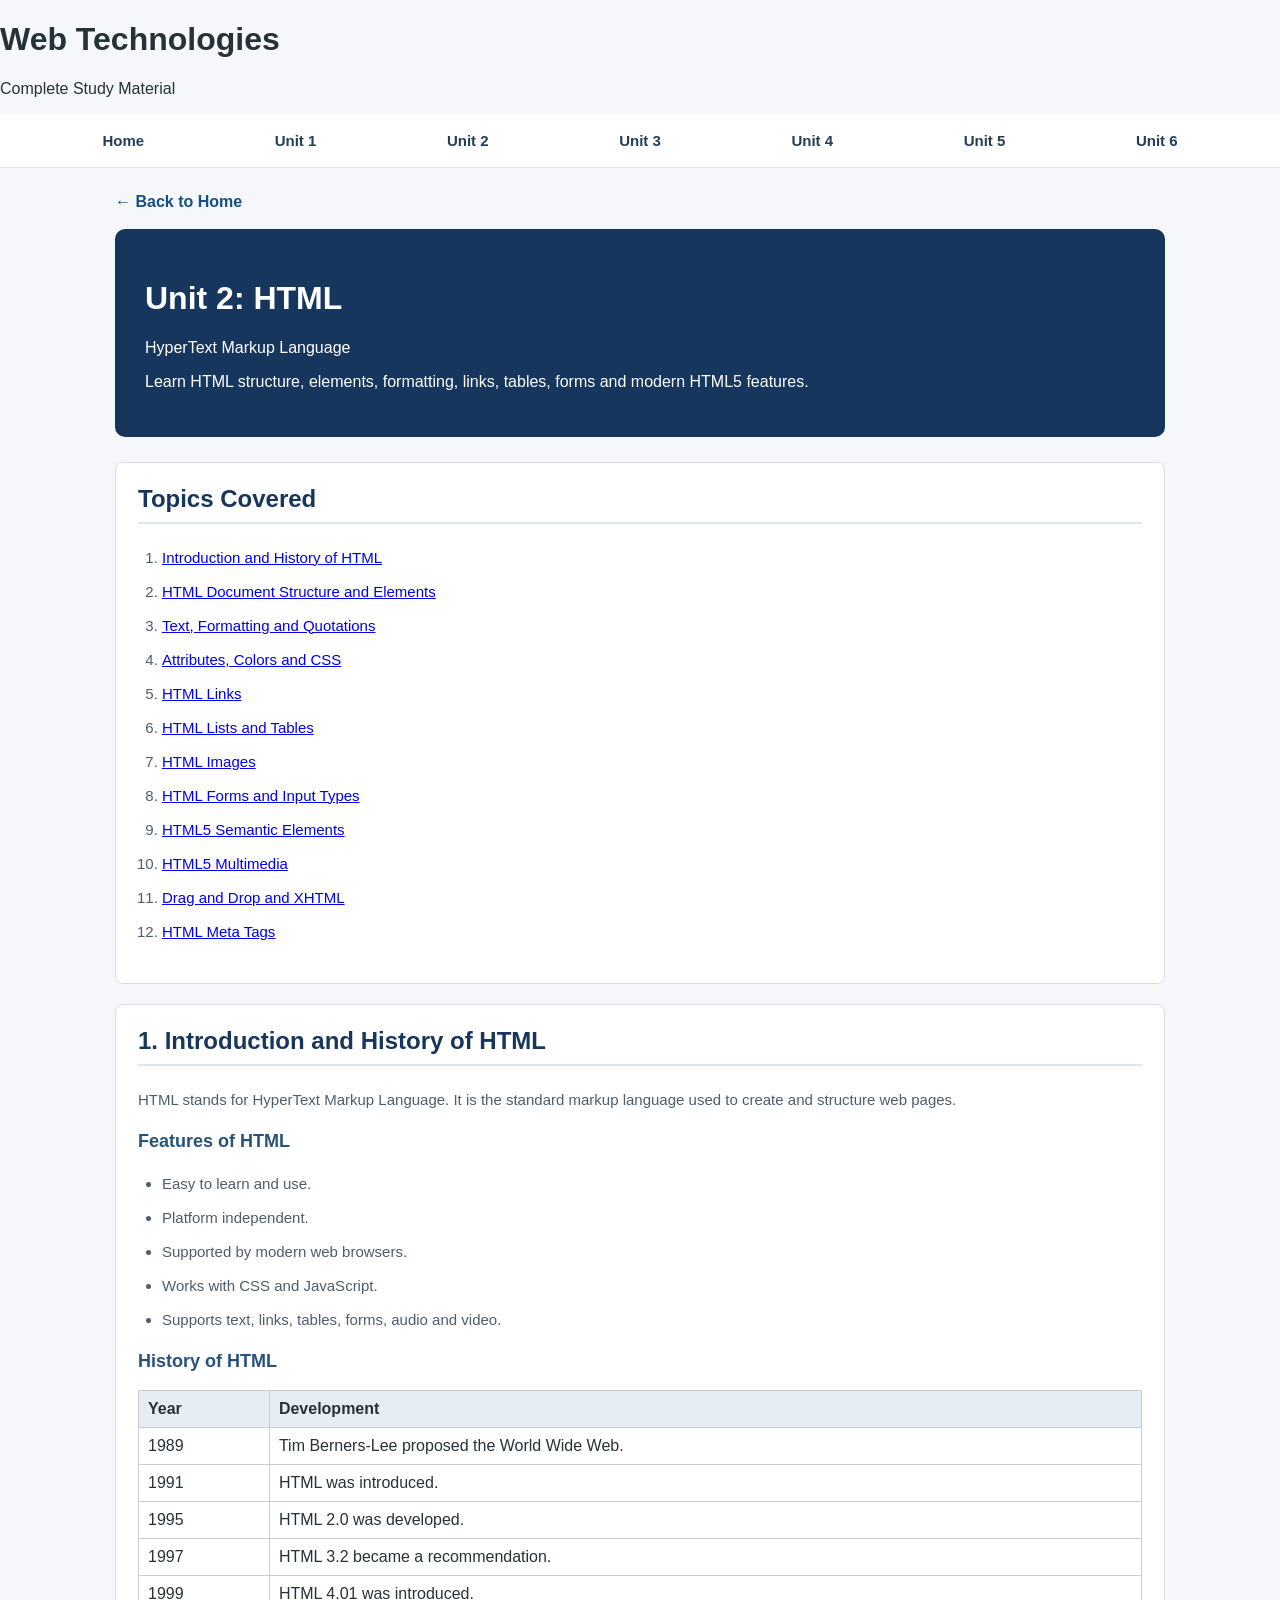
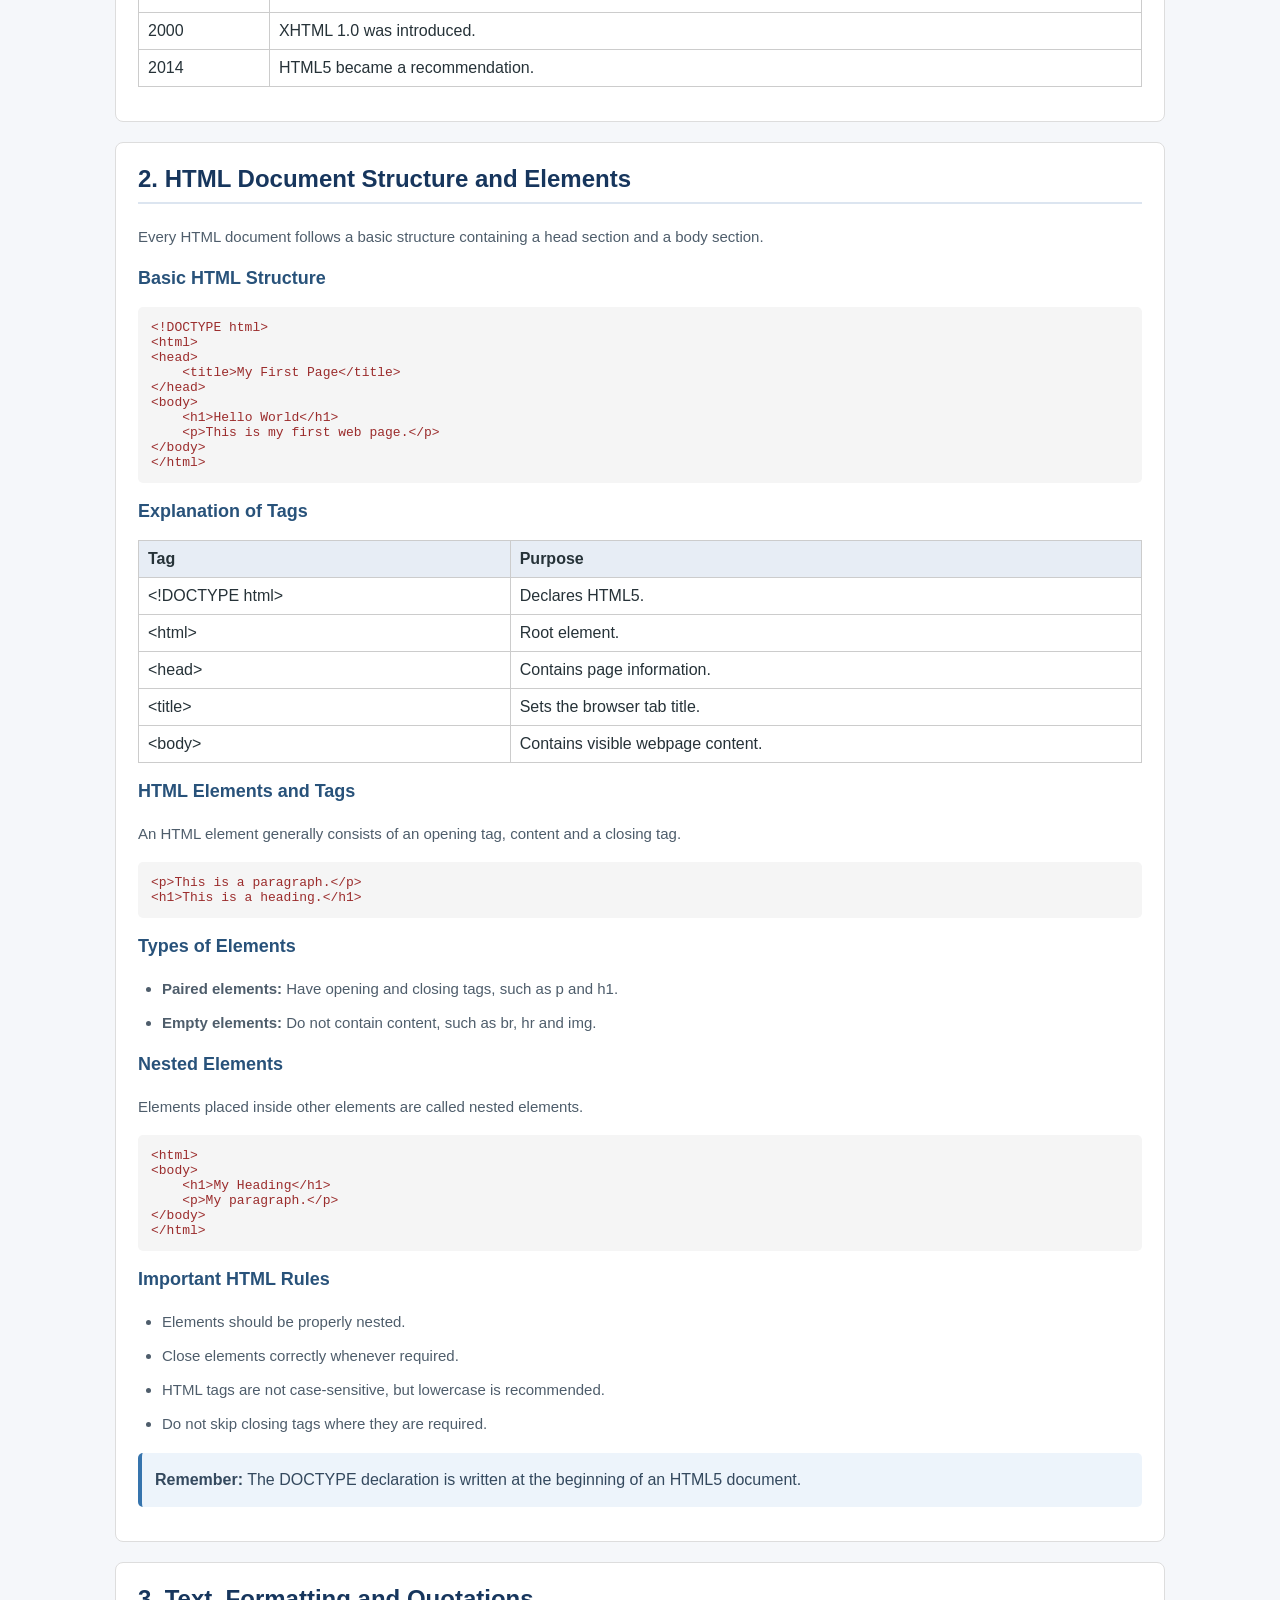
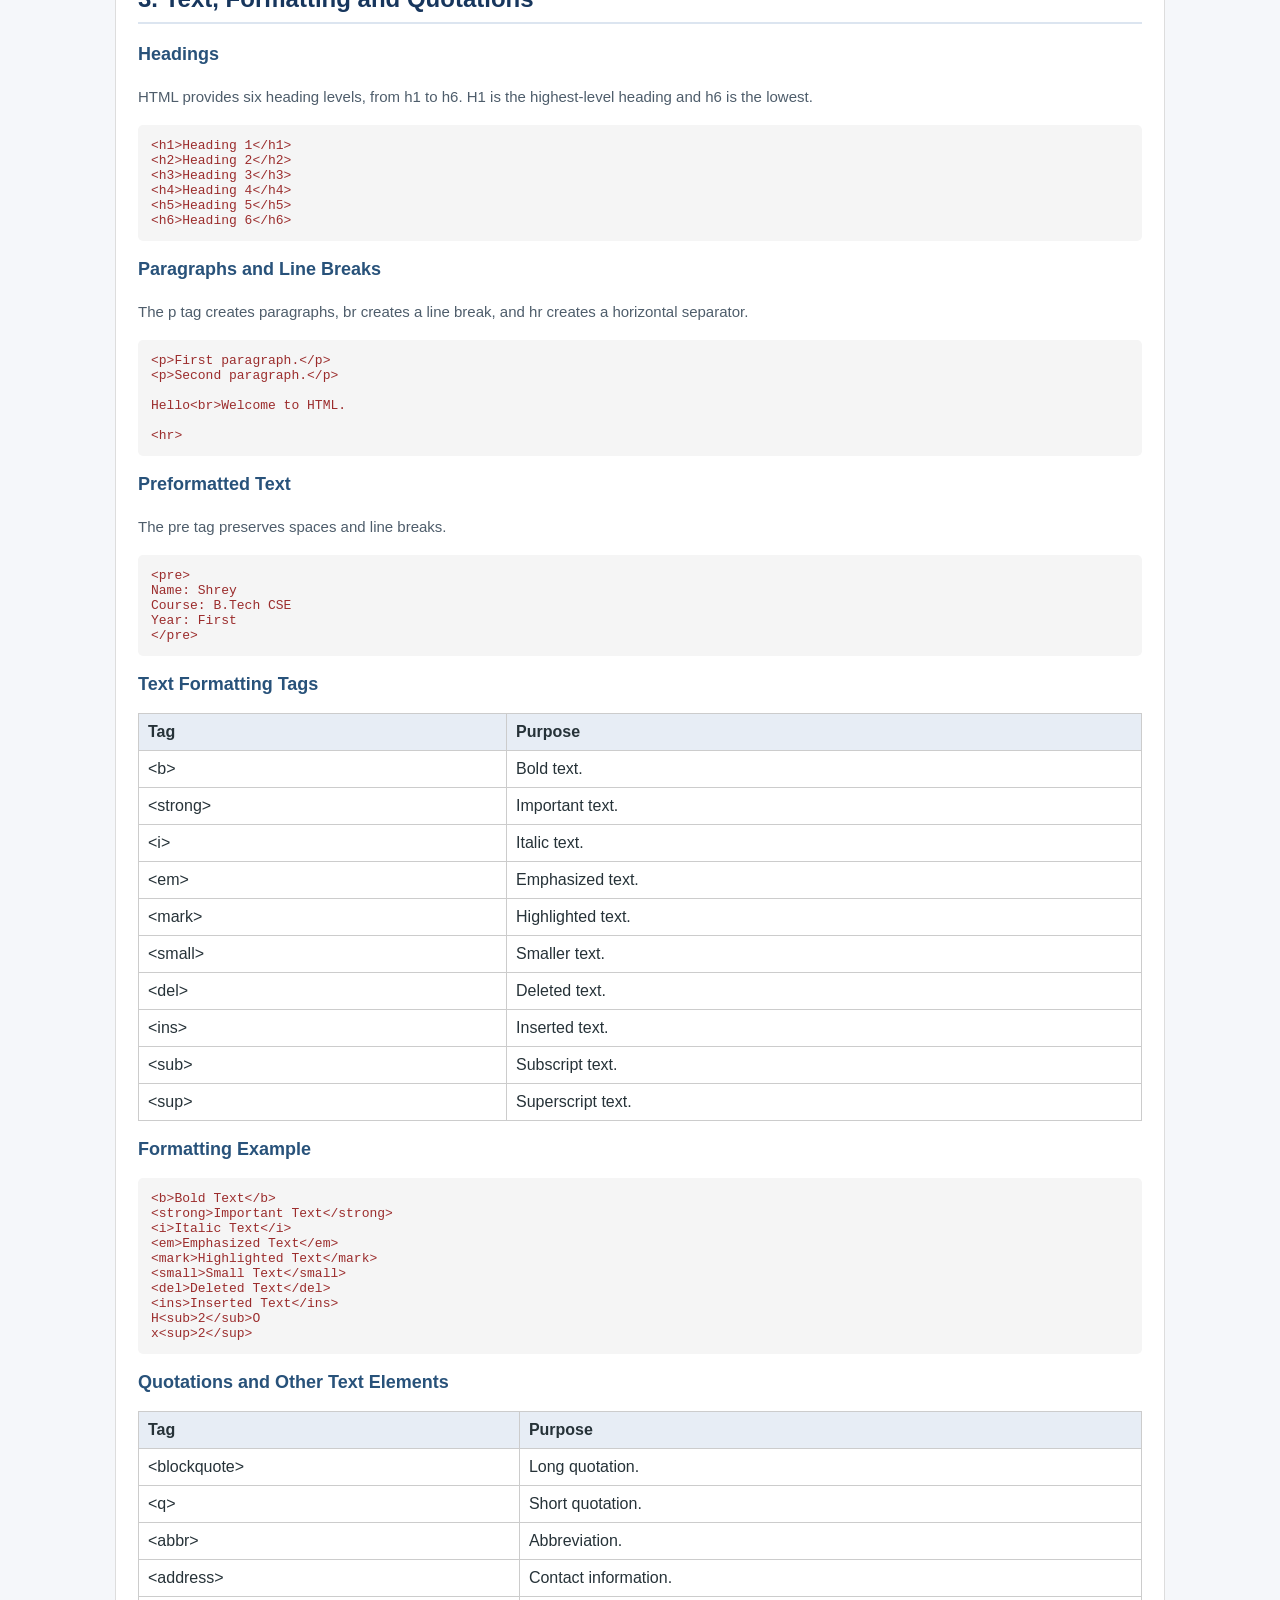
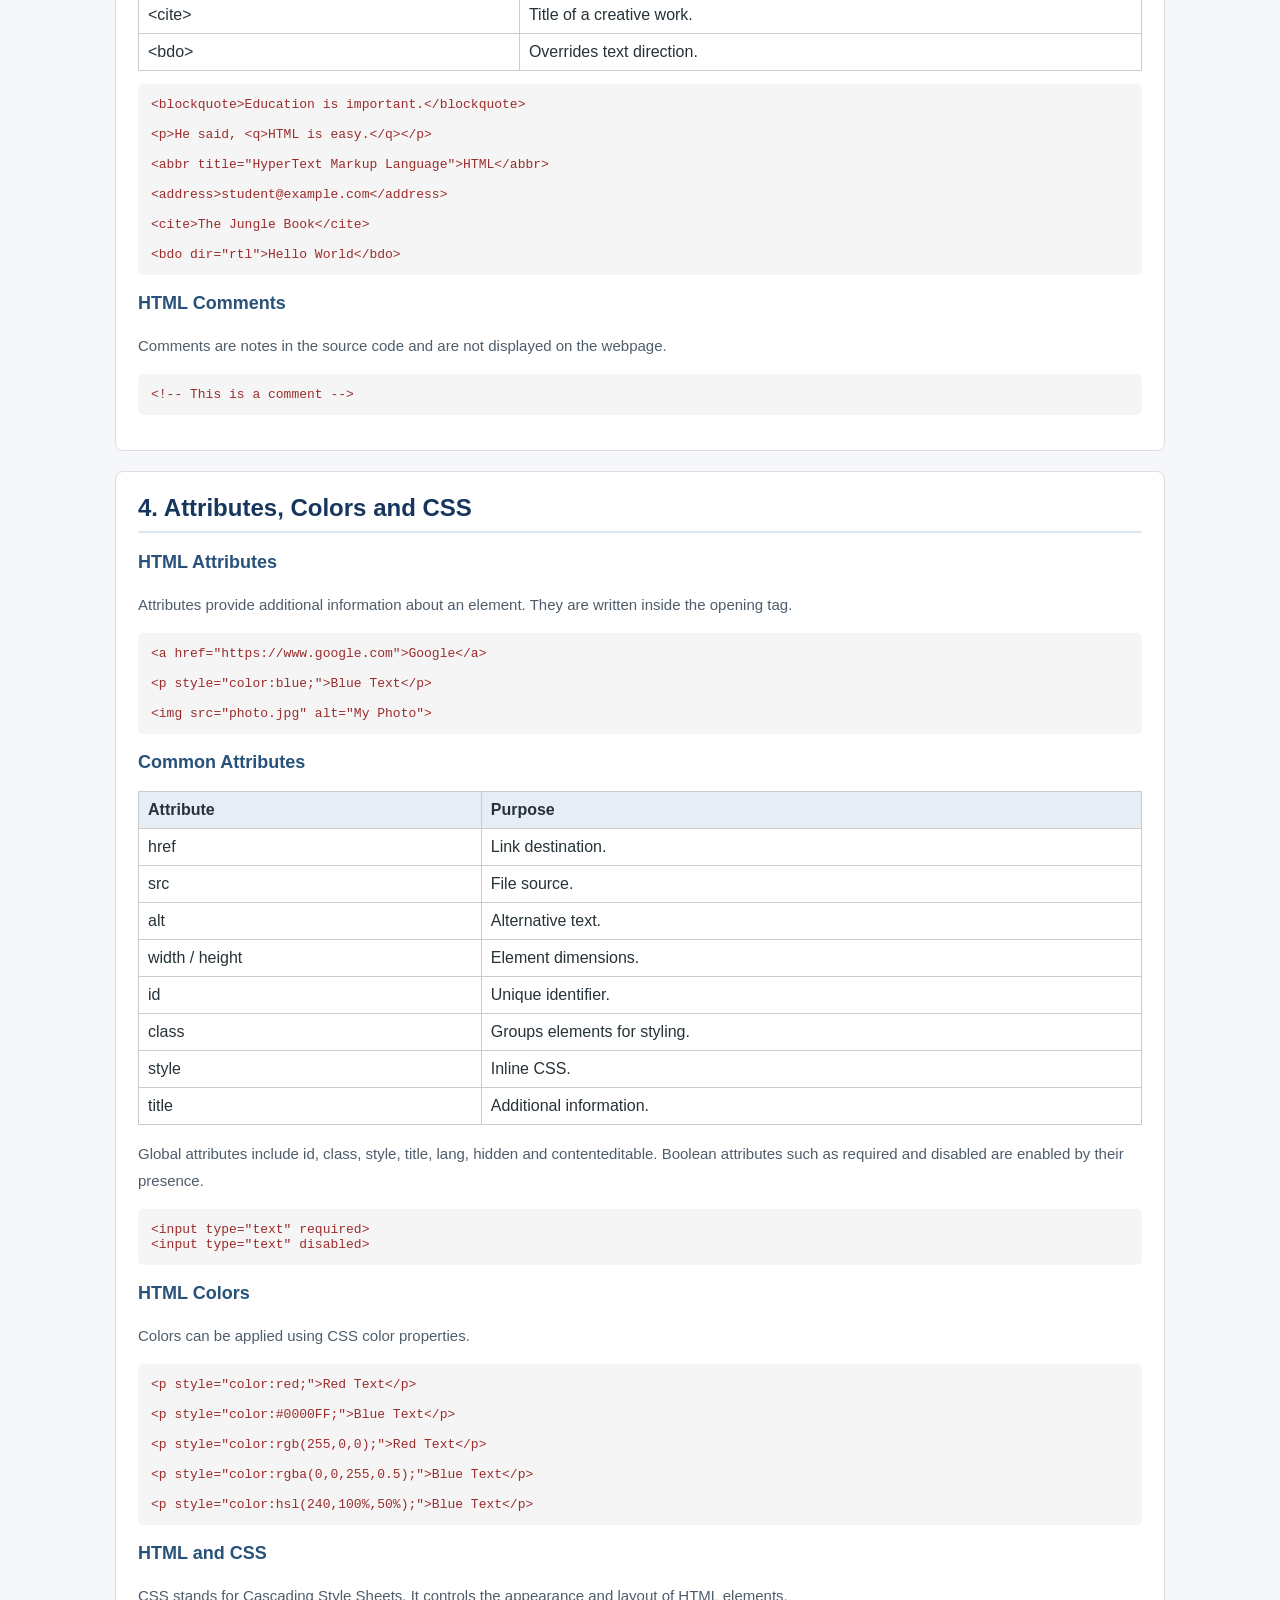
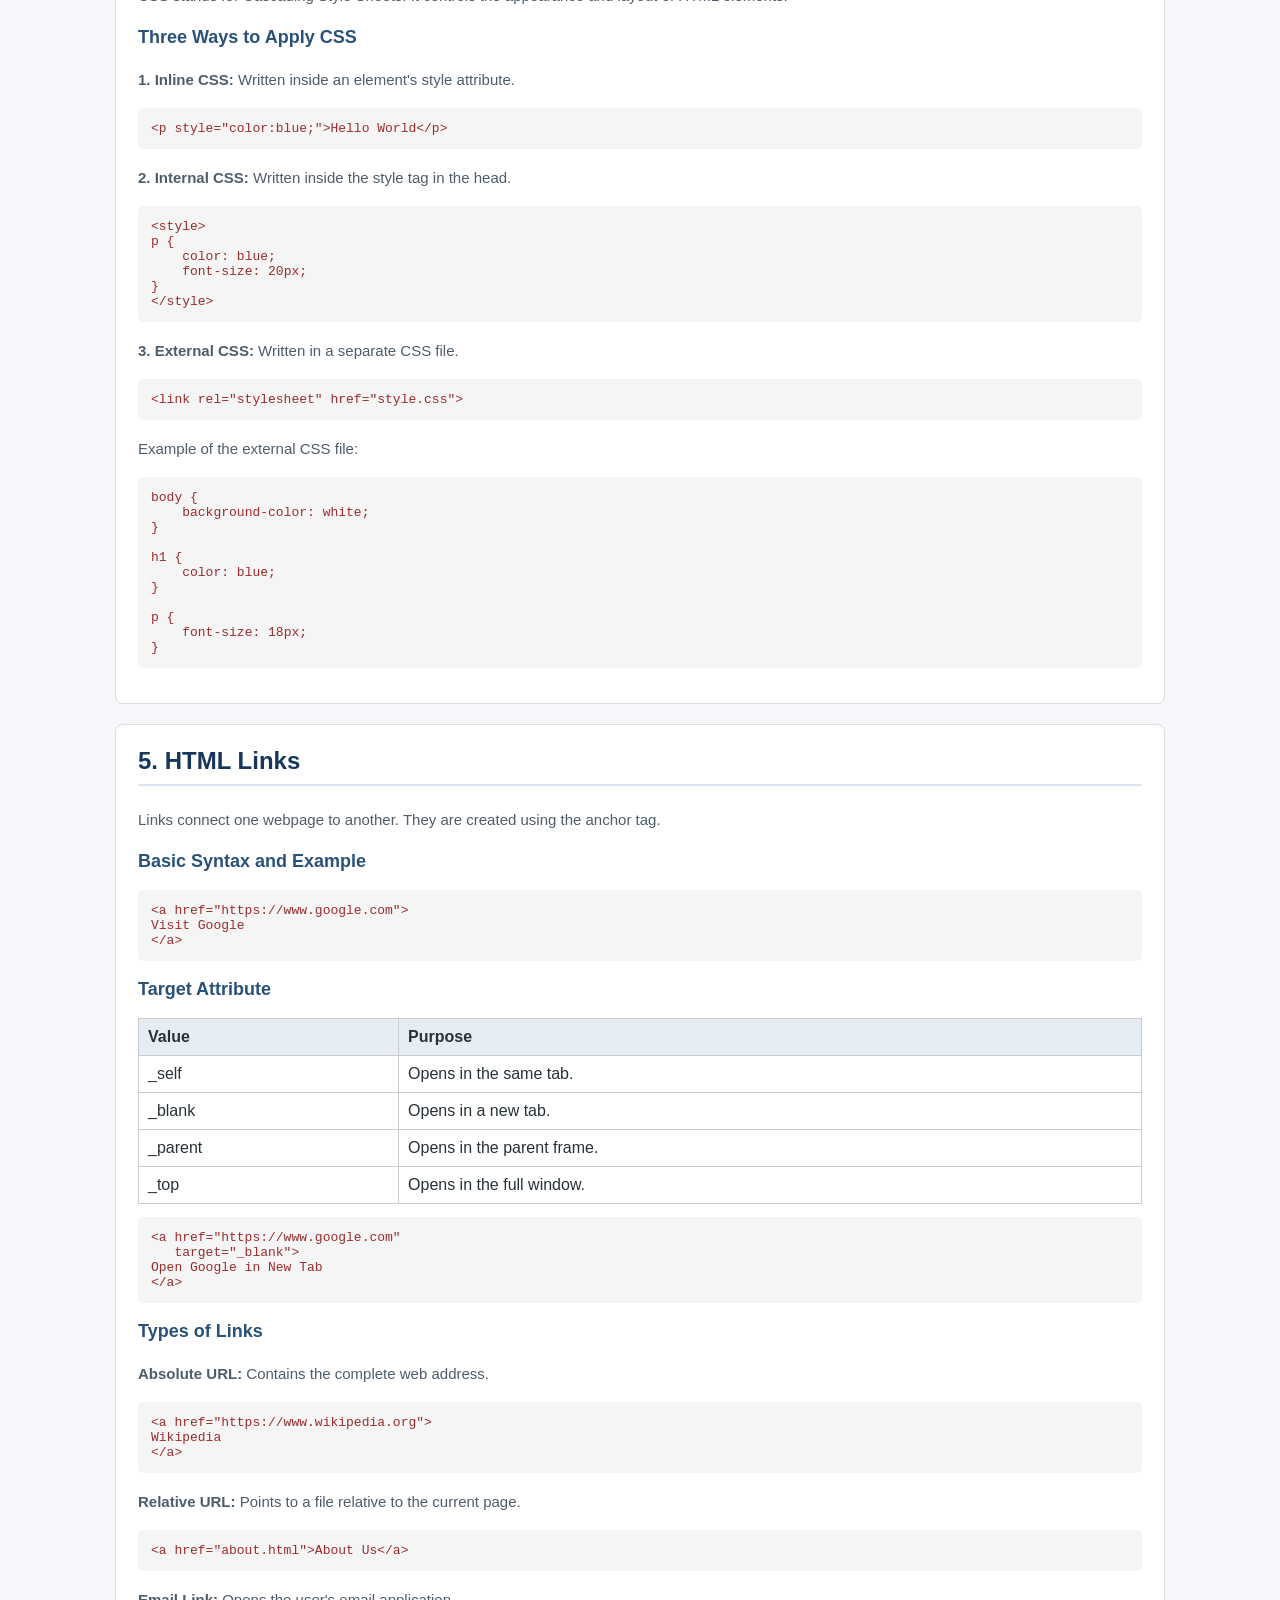
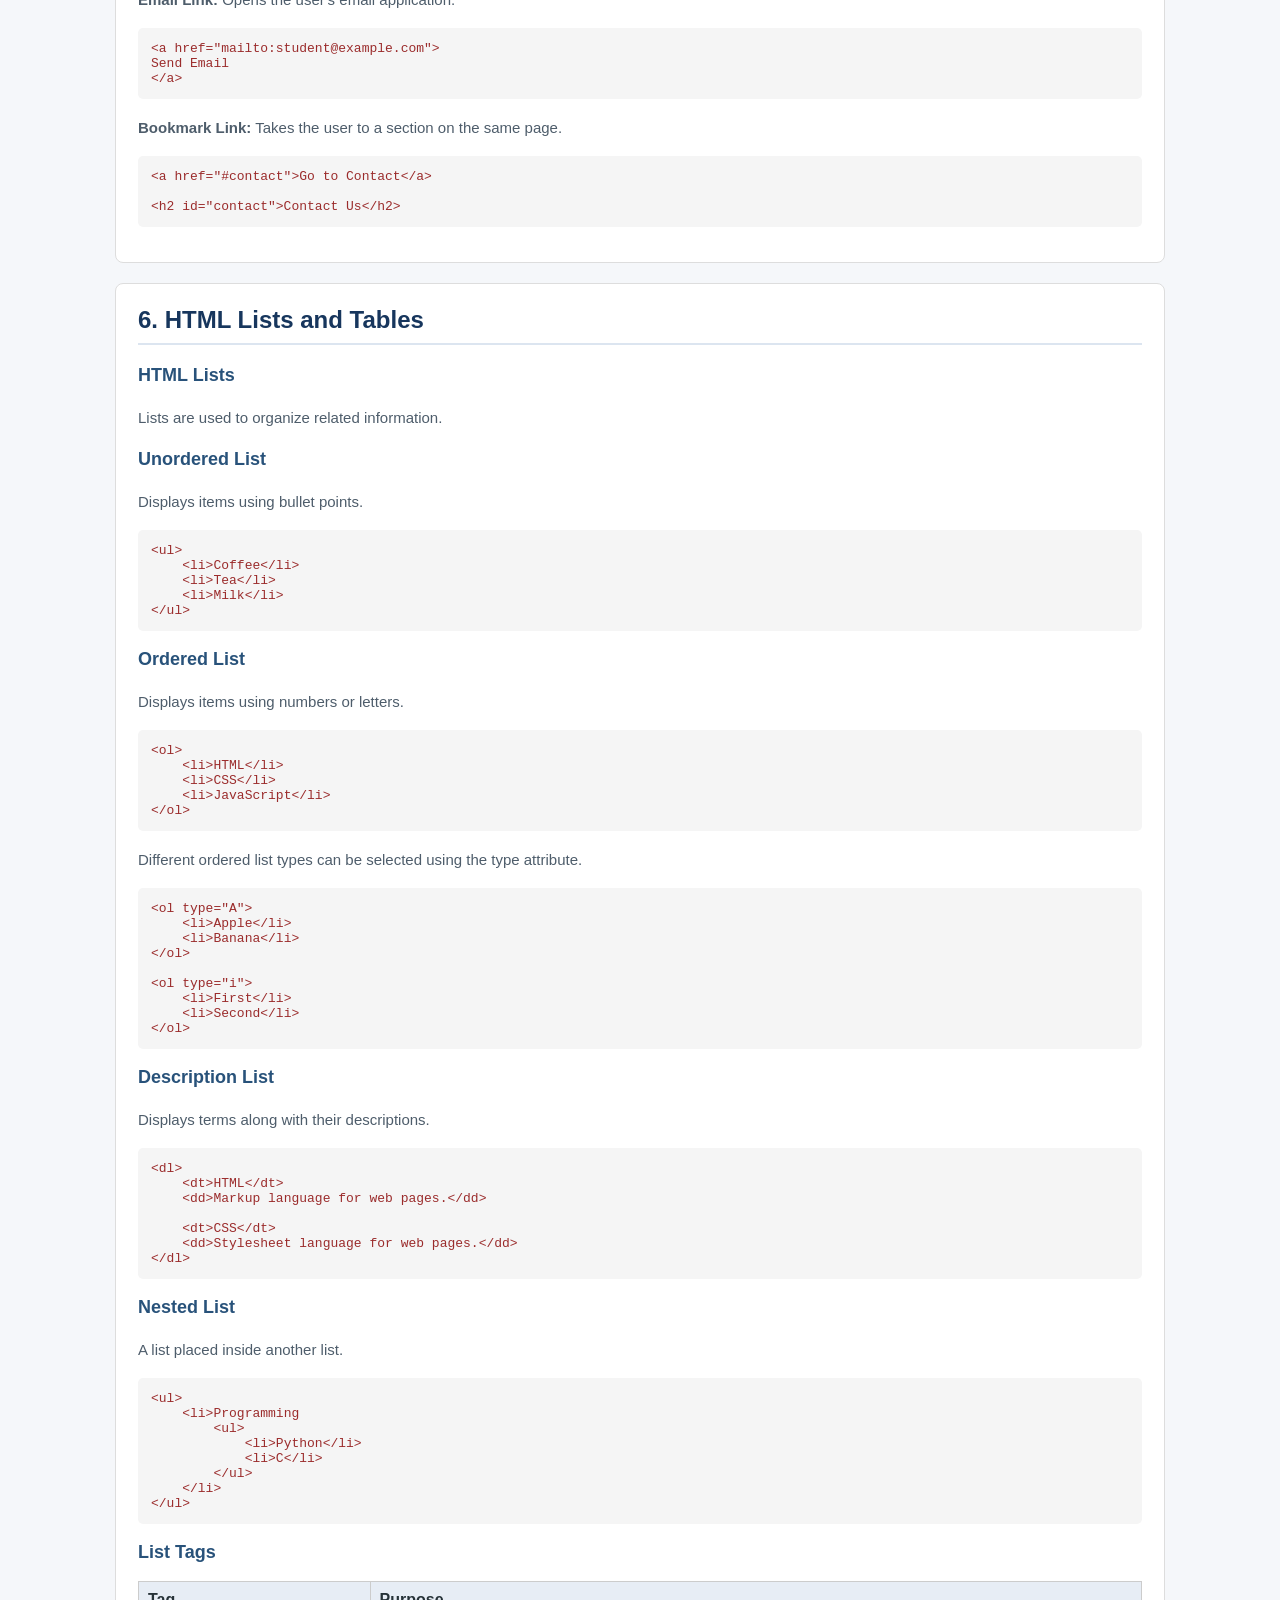
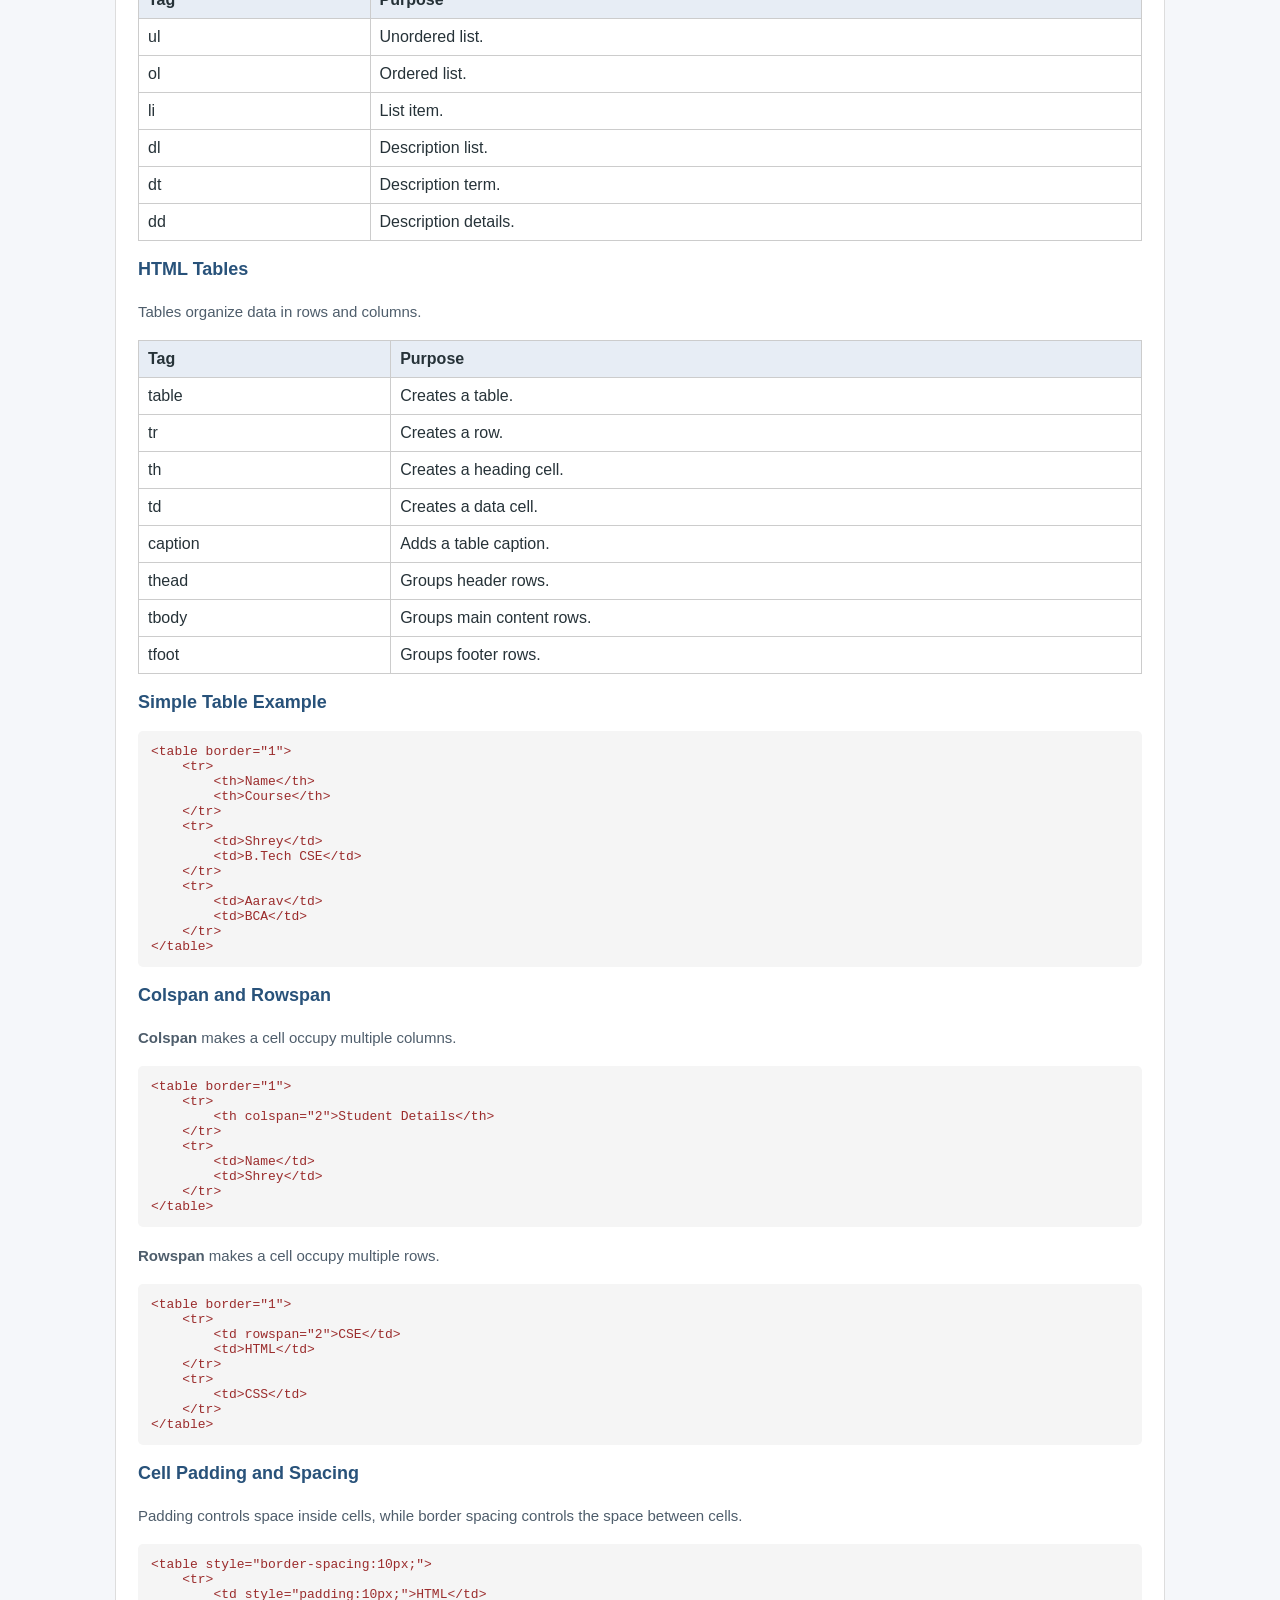
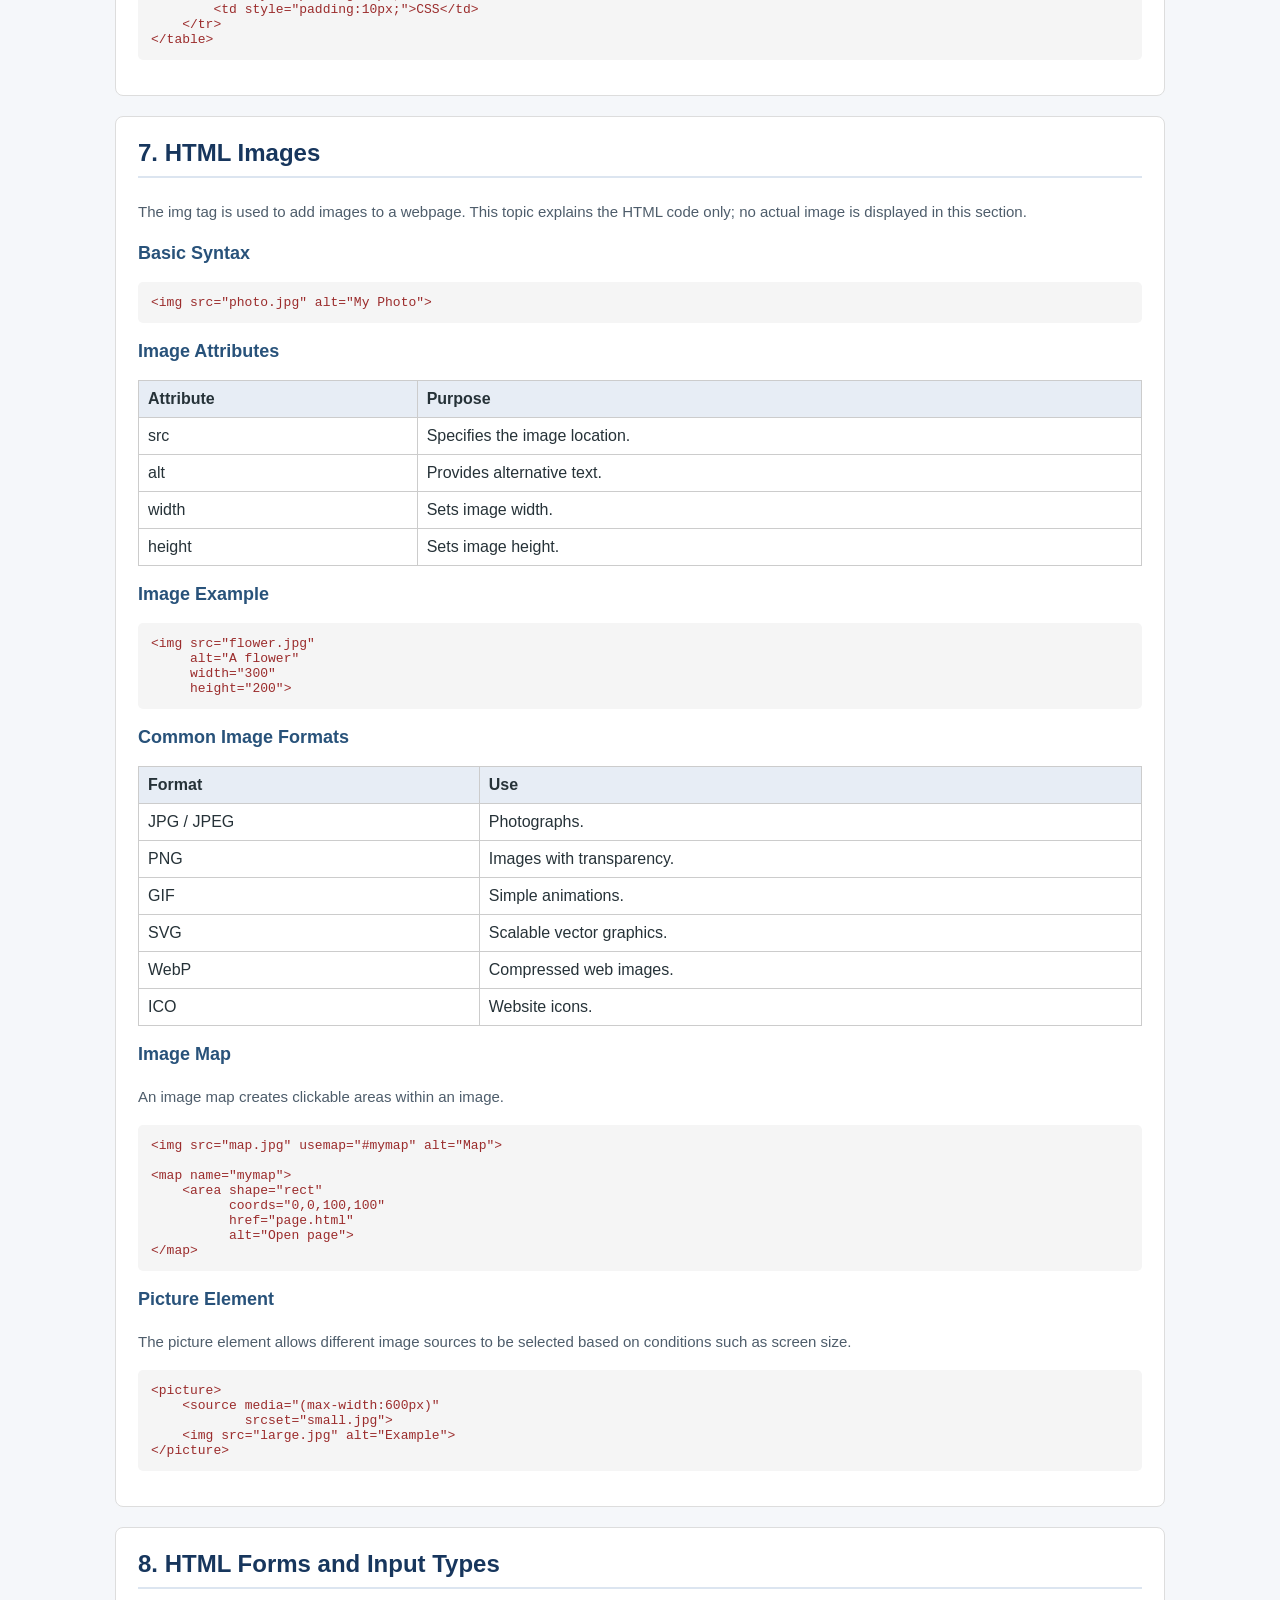
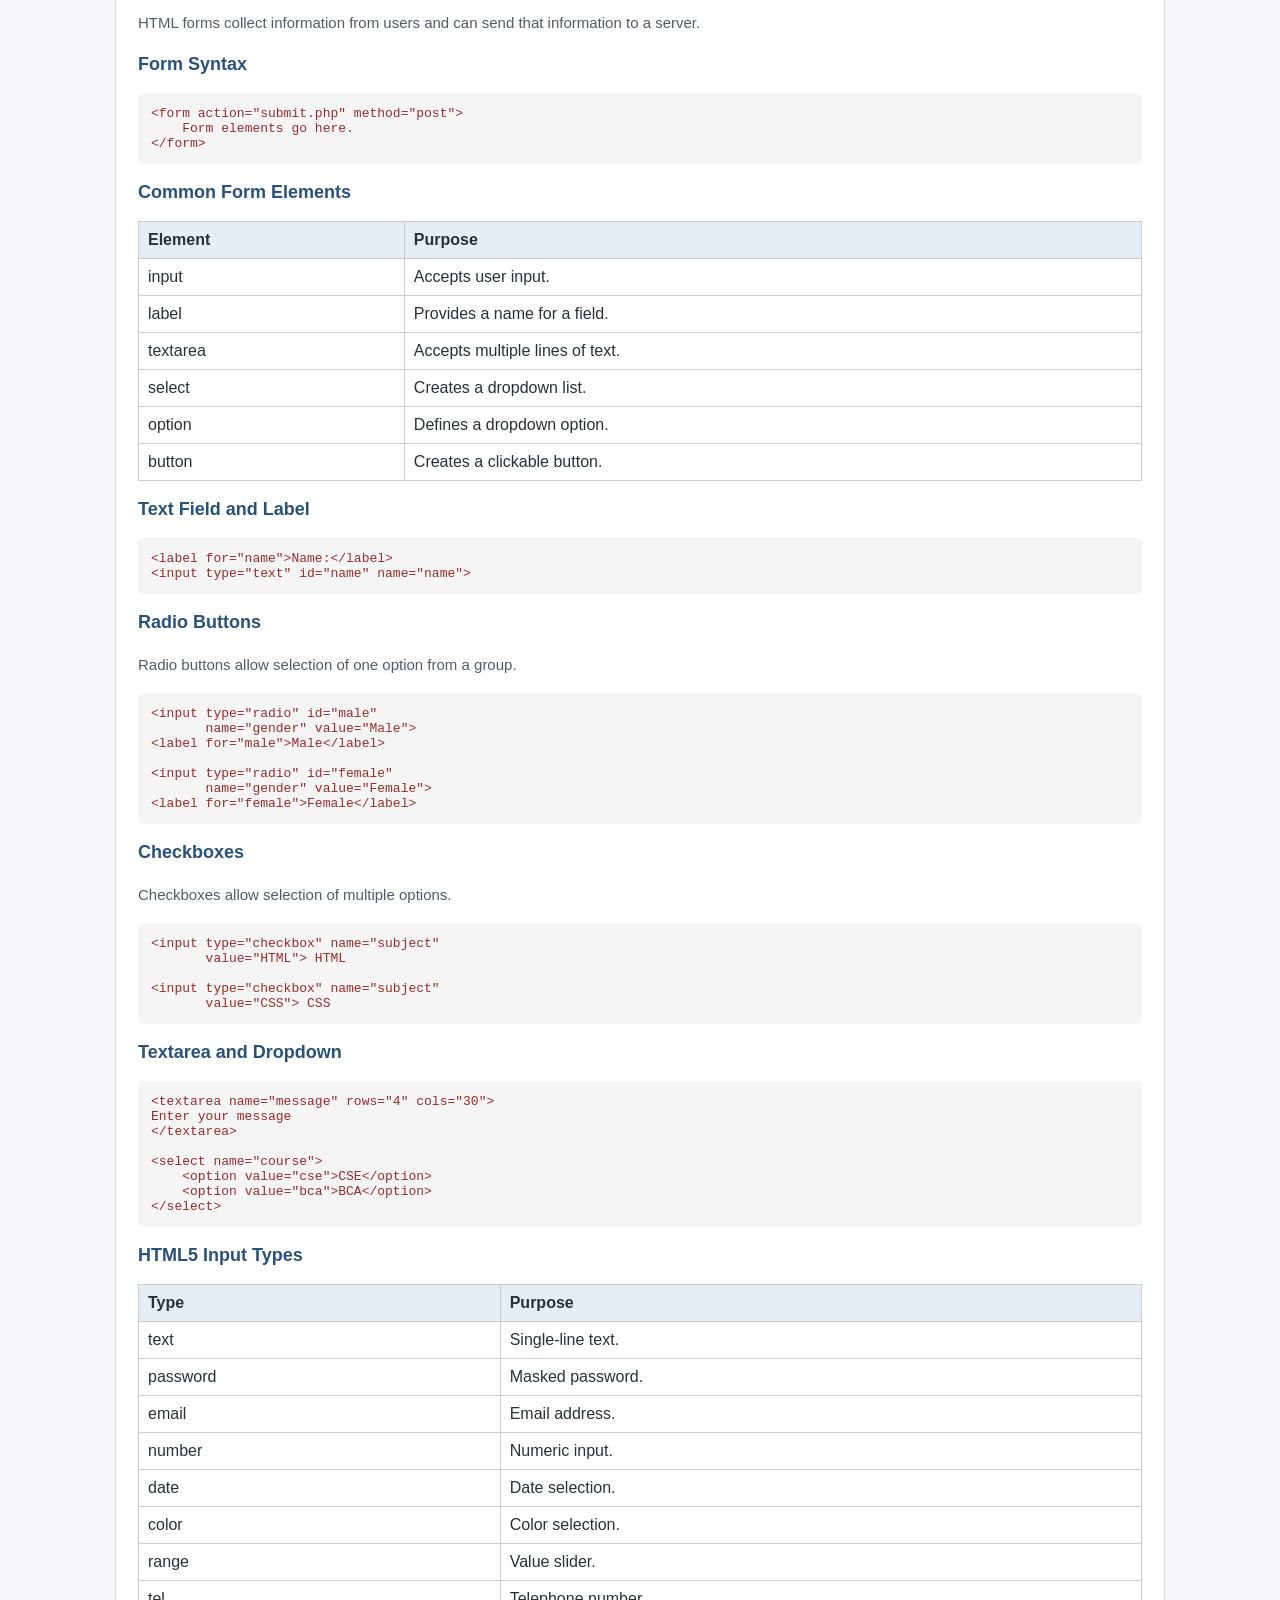
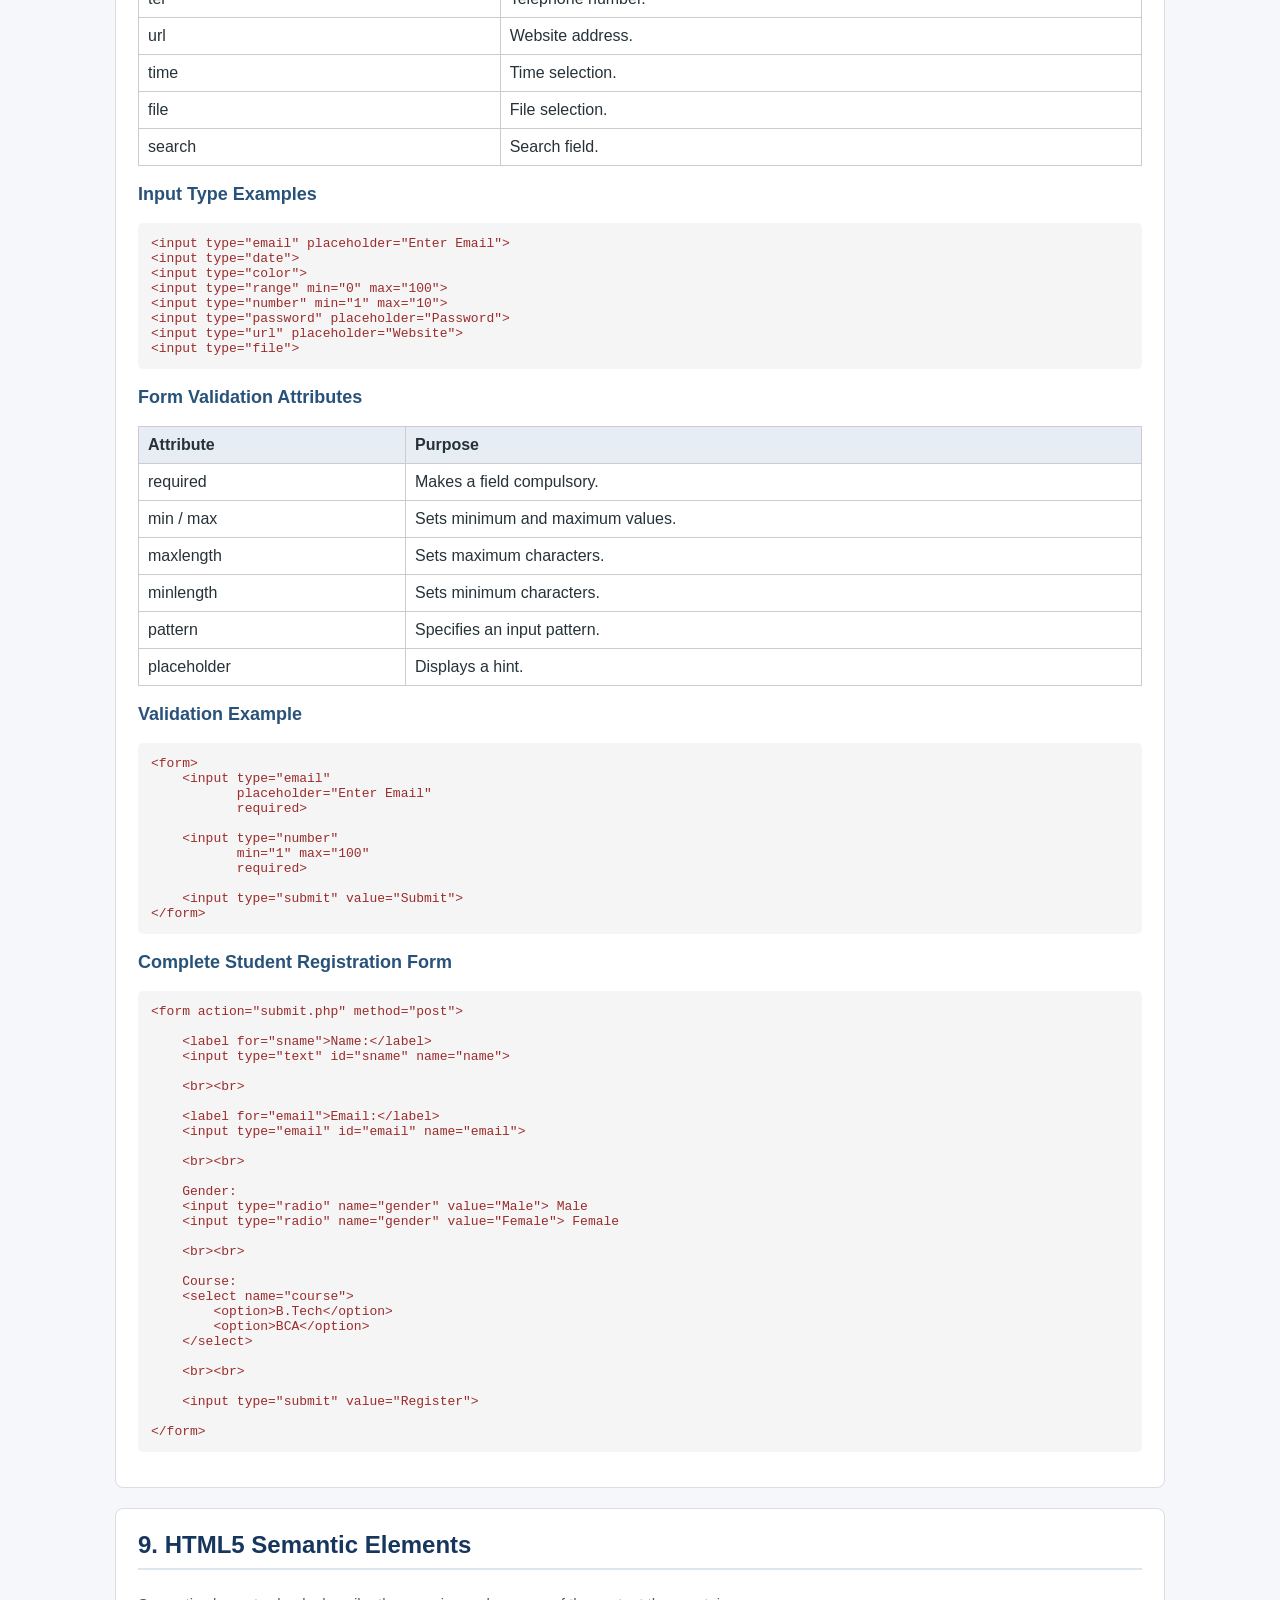
<file: unit2.html>
<!DOCTYPE html>
<html lang="en">
<head>
    <meta charset="UTF-8">
    <meta name="viewport" content="width=device-width, initial-scale=1.0">
    <title>Unit 2 - HTML | Web Technologies</title>
    <link rel="stylesheet" href="style.css">

    <style>
        .unit-content {
            max-width: 1100px;
            margin: auto;
            padding: 25px;
        }

        .unit-header {
            background: #17365d;
            color: white;
            padding: 30px;
            border-radius: 10px;
            margin-bottom: 25px;
        }

        .unit-header h1 {
            color: white;
        }

        .topic {
            background: white;
            padding: 22px;
            border: 1px solid #dddddd;
            border-radius: 8px;
            margin-bottom: 20px;
        }

        .topic h2 {
            color: #17365d;
            border-bottom: 2px solid #dce5f0;
            padding-bottom: 9px;
        }

        .topic h3 {
            color: #28527a;
            margin-top: 18px;
        }

        .example {
            background: #f2f5f9;
            border-left: 4px solid #28527a;
            padding: 12px;
            margin: 12px 0;
            border-radius: 5px;
            overflow-x: auto;
        }

        pre {
            white-space: pre-wrap;
            overflow-wrap: anywhere;
            background: #f5f5f5;
            padding: 13px;
            border-radius: 5px;
        }

        code {
            color: #9b2c2c;
        }

        .info-note {
            background: #edf4fb;
            padding: 13px;
            border-radius: 5px;
            margin: 12px 0;
        }

        .unit-content table {
            width: 100%;
            border-collapse: collapse;
            margin: 12px 0;
        }

        .unit-content th,
        .unit-content td {
            border: 1px solid #cccccc;
            padding: 9px;
            text-align: left;
        }

        .unit-content th {
            background: #e7edf5;
        }

        .unit-content li {
            margin-bottom: 7px;
        }

        .back-link {
            display: inline-block;
            margin-bottom: 18px;
            color: #174f86;
            text-decoration: none;
            font-weight: bold;
        }
    </style>
</head>

<body>

<header>
    <h1>Web Technologies</h1>
    <p>Complete Study Material</p>
</header>

<nav>
    <a href="index.html">Home</a>
    <a href="unit1.html">Unit 1</a>
    <a href="unit2.html">Unit 2</a>
    <a href="unit3.html">Unit 3</a>
    <a href="unit4.html">Unit 4</a>
    <a href="unit5.html">Unit 5</a>
    <a href="unit6.html">Unit 6</a>
</nav>


<div class="unit-content">

    <a href="index.html" class="back-link">← Back to Home</a>

    <header class="unit-header">
        <h1>Unit 2: HTML</h1>
        <p>HyperText Markup Language</p>
        <p>Learn HTML structure, elements, formatting, links, tables,
        forms and modern HTML5 features.</p>
    </header>

    <!-- CONTENTS -->
    <section class="topic">
        <h2>Topics Covered</h2>
        <ol>
            <li><a href="#intro">Introduction and History of HTML</a></li>
            <li><a href="#structure">HTML Document Structure and Elements</a></li>
            <li><a href="#text">Text, Formatting and Quotations</a></li>
            <li><a href="#attributes">Attributes, Colors and CSS</a></li>
            <li><a href="#links">HTML Links</a></li>
            <li><a href="#lists">HTML Lists and Tables</a></li>
            <li><a href="#images">HTML Images</a></li>
            <li><a href="#forms">HTML Forms and Input Types</a></li>
            <li><a href="#semantic">HTML5 Semantic Elements</a></li>
            <li><a href="#media">HTML5 Multimedia</a></li>
            <li><a href="#advanced">Drag and Drop and XHTML</a></li>
            <li><a href="#meta">HTML Meta Tags</a></li>
        </ol>
    </section>


    <!-- 1. INTRODUCTION -->
    <section class="topic" id="intro">
        <h2>1. Introduction and History of HTML</h2>

        <p>HTML stands for HyperText Markup Language. It is the standard
        markup language used to create and structure web pages.</p>

        <h3>Features of HTML</h3>
        <ul>
            <li>Easy to learn and use.</li>
            <li>Platform independent.</li>
            <li>Supported by modern web browsers.</li>
            <li>Works with CSS and JavaScript.</li>
            <li>Supports text, links, tables, forms, audio and video.</li>
        </ul>

        <h3>History of HTML</h3>
        <table>
            <tr><th>Year</th><th>Development</th></tr>
            <tr><td>1989</td><td>Tim Berners-Lee proposed the World Wide Web.</td></tr>
            <tr><td>1991</td><td>HTML was introduced.</td></tr>
            <tr><td>1995</td><td>HTML 2.0 was developed.</td></tr>
            <tr><td>1997</td><td>HTML 3.2 became a recommendation.</td></tr>
            <tr><td>1999</td><td>HTML 4.01 was introduced.</td></tr>
            <tr><td>2000</td><td>XHTML 1.0 was introduced.</td></tr>
            <tr><td>2014</td><td>HTML5 became a recommendation.</td></tr>
        </table>
    </section>


    <!-- 2. STRUCTURE AND ELEMENTS -->
    <section class="topic" id="structure">
        <h2>2. HTML Document Structure and Elements</h2>

        <p>Every HTML document follows a basic structure containing
        a head section and a body section.</p>

        <h3>Basic HTML Structure</h3>
        <pre><code>&lt;!DOCTYPE html&gt;
&lt;html&gt;
&lt;head&gt;
    &lt;title&gt;My First Page&lt;/title&gt;
&lt;/head&gt;
&lt;body&gt;
    &lt;h1&gt;Hello World&lt;/h1&gt;
    &lt;p&gt;This is my first web page.&lt;/p&gt;
&lt;/body&gt;
&lt;/html&gt;</code></pre>

        <h3>Explanation of Tags</h3>
        <table>
            <tr><th>Tag</th><th>Purpose</th></tr>
            <tr><td>&lt;!DOCTYPE html&gt;</td><td>Declares HTML5.</td></tr>
            <tr><td>&lt;html&gt;</td><td>Root element.</td></tr>
            <tr><td>&lt;head&gt;</td><td>Contains page information.</td></tr>
            <tr><td>&lt;title&gt;</td><td>Sets the browser tab title.</td></tr>
            <tr><td>&lt;body&gt;</td><td>Contains visible webpage content.</td></tr>
        </table>

        <h3>HTML Elements and Tags</h3>
        <p>An HTML element generally consists of an opening tag,
        content and a closing tag.</p>

        <pre><code>&lt;p&gt;This is a paragraph.&lt;/p&gt;
&lt;h1&gt;This is a heading.&lt;/h1&gt;</code></pre>

        <h3>Types of Elements</h3>
        <ul>
            <li><b>Paired elements:</b> Have opening and closing tags,
            such as p and h1.</li>
            <li><b>Empty elements:</b> Do not contain content,
            such as br, hr and img.</li>
        </ul>

        <h3>Nested Elements</h3>
        <p>Elements placed inside other elements are called nested elements.</p>

        <pre><code>&lt;html&gt;
&lt;body&gt;
    &lt;h1&gt;My Heading&lt;/h1&gt;
    &lt;p&gt;My paragraph.&lt;/p&gt;
&lt;/body&gt;
&lt;/html&gt;</code></pre>

        <h3>Important HTML Rules</h3>
        <ul>
            <li>Elements should be properly nested.</li>
            <li>Close elements correctly whenever required.</li>
            <li>HTML tags are not case-sensitive, but lowercase is recommended.</li>
            <li>Do not skip closing tags where they are required.</li>
        </ul>

        <div class="info-note">
            <b>Remember:</b> The DOCTYPE declaration is written at the
            beginning of an HTML5 document.
        </div>
    </section>


    <!-- 3. TEXT AND FORMATTING -->
    <section class="topic" id="text">
        <h2>3. Text, Formatting and Quotations</h2>

        <h3>Headings</h3>
        <p>HTML provides six heading levels, from h1 to h6.
        H1 is the highest-level heading and h6 is the lowest.</p>

        <pre><code>&lt;h1&gt;Heading 1&lt;/h1&gt;
&lt;h2&gt;Heading 2&lt;/h2&gt;
&lt;h3&gt;Heading 3&lt;/h3&gt;
&lt;h4&gt;Heading 4&lt;/h4&gt;
&lt;h5&gt;Heading 5&lt;/h5&gt;
&lt;h6&gt;Heading 6&lt;/h6&gt;</code></pre>

        <h3>Paragraphs and Line Breaks</h3>
        <p>The p tag creates paragraphs, br creates a line break,
        and hr creates a horizontal separator.</p>

        <pre><code>&lt;p&gt;First paragraph.&lt;/p&gt;
&lt;p&gt;Second paragraph.&lt;/p&gt;

Hello&lt;br&gt;Welcome to HTML.

&lt;hr&gt;</code></pre>

        <h3>Preformatted Text</h3>
        <p>The pre tag preserves spaces and line breaks.</p>
        <pre><code>&lt;pre&gt;
Name: Shrey
Course: B.Tech CSE
Year: First
&lt;/pre&gt;</code></pre>

        <h3>Text Formatting Tags</h3>
        <table>
            <tr><th>Tag</th><th>Purpose</th></tr>
            <tr><td>&lt;b&gt;</td><td>Bold text.</td></tr>
            <tr><td>&lt;strong&gt;</td><td>Important text.</td></tr>
            <tr><td>&lt;i&gt;</td><td>Italic text.</td></tr>
            <tr><td>&lt;em&gt;</td><td>Emphasized text.</td></tr>
            <tr><td>&lt;mark&gt;</td><td>Highlighted text.</td></tr>
            <tr><td>&lt;small&gt;</td><td>Smaller text.</td></tr>
            <tr><td>&lt;del&gt;</td><td>Deleted text.</td></tr>
            <tr><td>&lt;ins&gt;</td><td>Inserted text.</td></tr>
            <tr><td>&lt;sub&gt;</td><td>Subscript text.</td></tr>
            <tr><td>&lt;sup&gt;</td><td>Superscript text.</td></tr>
        </table>

        <h3>Formatting Example</h3>
        <pre><code>&lt;b&gt;Bold Text&lt;/b&gt;
&lt;strong&gt;Important Text&lt;/strong&gt;
&lt;i&gt;Italic Text&lt;/i&gt;
&lt;em&gt;Emphasized Text&lt;/em&gt;
&lt;mark&gt;Highlighted Text&lt;/mark&gt;
&lt;small&gt;Small Text&lt;/small&gt;
&lt;del&gt;Deleted Text&lt;/del&gt;
&lt;ins&gt;Inserted Text&lt;/ins&gt;
H&lt;sub&gt;2&lt;/sub&gt;O
x&lt;sup&gt;2&lt;/sup&gt;</code></pre>

        <h3>Quotations and Other Text Elements</h3>
        <table>
            <tr><th>Tag</th><th>Purpose</th></tr>
            <tr><td>&lt;blockquote&gt;</td><td>Long quotation.</td></tr>
            <tr><td>&lt;q&gt;</td><td>Short quotation.</td></tr>
            <tr><td>&lt;abbr&gt;</td><td>Abbreviation.</td></tr>
            <tr><td>&lt;address&gt;</td><td>Contact information.</td></tr>
            <tr><td>&lt;cite&gt;</td><td>Title of a creative work.</td></tr>
            <tr><td>&lt;bdo&gt;</td><td>Overrides text direction.</td></tr>
        </table>

        <pre><code>&lt;blockquote&gt;Education is important.&lt;/blockquote&gt;

&lt;p&gt;He said, &lt;q&gt;HTML is easy.&lt;/q&gt;&lt;/p&gt;

&lt;abbr title="HyperText Markup Language"&gt;HTML&lt;/abbr&gt;

&lt;address&gt;student@example.com&lt;/address&gt;

&lt;cite&gt;The Jungle Book&lt;/cite&gt;

&lt;bdo dir="rtl"&gt;Hello World&lt;/bdo&gt;</code></pre>

        <h3>HTML Comments</h3>
        <p>Comments are notes in the source code and are not displayed
        on the webpage.</p>
        <pre><code>&lt;!-- This is a comment --&gt;</code></pre>
    </section>


    <!-- 4. ATTRIBUTES AND CSS -->
    <section class="topic" id="attributes">
        <h2>4. Attributes, Colors and CSS</h2>

        <h3>HTML Attributes</h3>
        <p>Attributes provide additional information about an element.
        They are written inside the opening tag.</p>

        <pre><code>&lt;a href="https://www.google.com"&gt;Google&lt;/a&gt;

&lt;p style="color:blue;"&gt;Blue Text&lt;/p&gt;

&lt;img src="photo.jpg" alt="My Photo"&gt;</code></pre>

        <h3>Common Attributes</h3>
        <table>
            <tr><th>Attribute</th><th>Purpose</th></tr>
            <tr><td>href</td><td>Link destination.</td></tr>
            <tr><td>src</td><td>File source.</td></tr>
            <tr><td>alt</td><td>Alternative text.</td></tr>
            <tr><td>width / height</td><td>Element dimensions.</td></tr>
            <tr><td>id</td><td>Unique identifier.</td></tr>
            <tr><td>class</td><td>Groups elements for styling.</td></tr>
            <tr><td>style</td><td>Inline CSS.</td></tr>
            <tr><td>title</td><td>Additional information.</td></tr>
        </table>

        <p>Global attributes include id, class, style, title, lang,
        hidden and contenteditable. Boolean attributes such as required
        and disabled are enabled by their presence.</p>

        <pre><code>&lt;input type="text" required&gt;
&lt;input type="text" disabled&gt;</code></pre>

        <h3>HTML Colors</h3>
        <p>Colors can be applied using CSS color properties.</p>

        <pre><code>&lt;p style="color:red;"&gt;Red Text&lt;/p&gt;

&lt;p style="color:#0000FF;"&gt;Blue Text&lt;/p&gt;

&lt;p style="color:rgb(255,0,0);"&gt;Red Text&lt;/p&gt;

&lt;p style="color:rgba(0,0,255,0.5);"&gt;Blue Text&lt;/p&gt;

&lt;p style="color:hsl(240,100%,50%);"&gt;Blue Text&lt;/p&gt;</code></pre>

        <h3>HTML and CSS</h3>
        <p>CSS stands for Cascading Style Sheets. It controls the
        appearance and layout of HTML elements.</p>

        <h3>Three Ways to Apply CSS</h3>

        <p><b>1. Inline CSS:</b> Written inside an element's style attribute.</p>
        <pre><code>&lt;p style="color:blue;"&gt;Hello World&lt;/p&gt;</code></pre>

        <p><b>2. Internal CSS:</b> Written inside the style tag in the head.</p>
        <pre><code>&lt;style&gt;
p {
    color: blue;
    font-size: 20px;
}
&lt;/style&gt;</code></pre>

        <p><b>3. External CSS:</b> Written in a separate CSS file.</p>
        <pre><code>&lt;link rel="stylesheet" href="style.css"&gt;</code></pre>

        <p>Example of the external CSS file:</p>
        <pre><code>body {
    background-color: white;
}

h1 {
    color: blue;
}

p {
    font-size: 18px;
}</code></pre>
    </section>


    <!-- 5. LINKS -->
    <section class="topic" id="links">
        <h2>5. HTML Links</h2>

        <p>Links connect one webpage to another. They are created
        using the anchor tag.</p>

        <h3>Basic Syntax and Example</h3>
        <pre><code>&lt;a href="https://www.google.com"&gt;
Visit Google
&lt;/a&gt;</code></pre>

        <h3>Target Attribute</h3>
        <table>
            <tr><th>Value</th><th>Purpose</th></tr>
            <tr><td>_self</td><td>Opens in the same tab.</td></tr>
            <tr><td>_blank</td><td>Opens in a new tab.</td></tr>
            <tr><td>_parent</td><td>Opens in the parent frame.</td></tr>
            <tr><td>_top</td><td>Opens in the full window.</td></tr>
        </table>

        <pre><code>&lt;a href="https://www.google.com"
   target="_blank"&gt;
Open Google in New Tab
&lt;/a&gt;</code></pre>

        <h3>Types of Links</h3>

        <p><b>Absolute URL:</b> Contains the complete web address.</p>
        <pre><code>&lt;a href="https://www.wikipedia.org"&gt;
Wikipedia
&lt;/a&gt;</code></pre>

        <p><b>Relative URL:</b> Points to a file relative to the current page.</p>
        <pre><code>&lt;a href="about.html"&gt;About Us&lt;/a&gt;</code></pre>

        <p><b>Email Link:</b> Opens the user's email application.</p>
        <pre><code>&lt;a href="mailto:student@example.com"&gt;
Send Email
&lt;/a&gt;</code></pre>

        <p><b>Bookmark Link:</b> Takes the user to a section on the same page.</p>
        <pre><code>&lt;a href="#contact"&gt;Go to Contact&lt;/a&gt;

&lt;h2 id="contact"&gt;Contact Us&lt;/h2&gt;</code></pre>
    </section>


    <!-- 6. LISTS AND TABLES -->
    <section class="topic" id="lists">
        <h2>6. HTML Lists and Tables</h2>

        <h3>HTML Lists</h3>
        <p>Lists are used to organize related information.</p>

        <h3>Unordered List</h3>
        <p>Displays items using bullet points.</p>
        <pre><code>&lt;ul&gt;
    &lt;li&gt;Coffee&lt;/li&gt;
    &lt;li&gt;Tea&lt;/li&gt;
    &lt;li&gt;Milk&lt;/li&gt;
&lt;/ul&gt;</code></pre>

        <h3>Ordered List</h3>
        <p>Displays items using numbers or letters.</p>
        <pre><code>&lt;ol&gt;
    &lt;li&gt;HTML&lt;/li&gt;
    &lt;li&gt;CSS&lt;/li&gt;
    &lt;li&gt;JavaScript&lt;/li&gt;
&lt;/ol&gt;</code></pre>

        <p>Different ordered list types can be selected using the type attribute.</p>
        <pre><code>&lt;ol type="A"&gt;
    &lt;li&gt;Apple&lt;/li&gt;
    &lt;li&gt;Banana&lt;/li&gt;
&lt;/ol&gt;

&lt;ol type="i"&gt;
    &lt;li&gt;First&lt;/li&gt;
    &lt;li&gt;Second&lt;/li&gt;
&lt;/ol&gt;</code></pre>

        <h3>Description List</h3>
        <p>Displays terms along with their descriptions.</p>
        <pre><code>&lt;dl&gt;
    &lt;dt&gt;HTML&lt;/dt&gt;
    &lt;dd&gt;Markup language for web pages.&lt;/dd&gt;

    &lt;dt&gt;CSS&lt;/dt&gt;
    &lt;dd&gt;Stylesheet language for web pages.&lt;/dd&gt;
&lt;/dl&gt;</code></pre>

        <h3>Nested List</h3>
        <p>A list placed inside another list.</p>
        <pre><code>&lt;ul&gt;
    &lt;li&gt;Programming
        &lt;ul&gt;
            &lt;li&gt;Python&lt;/li&gt;
            &lt;li&gt;C&lt;/li&gt;
        &lt;/ul&gt;
    &lt;/li&gt;
&lt;/ul&gt;</code></pre>

        <h3>List Tags</h3>
        <table>
            <tr><th>Tag</th><th>Purpose</th></tr>
            <tr><td>ul</td><td>Unordered list.</td></tr>
            <tr><td>ol</td><td>Ordered list.</td></tr>
            <tr><td>li</td><td>List item.</td></tr>
            <tr><td>dl</td><td>Description list.</td></tr>
            <tr><td>dt</td><td>Description term.</td></tr>
            <tr><td>dd</td><td>Description details.</td></tr>
        </table>

        <h3>HTML Tables</h3>
        <p>Tables organize data in rows and columns.</p>

        <table>
            <tr><th>Tag</th><th>Purpose</th></tr>
            <tr><td>table</td><td>Creates a table.</td></tr>
            <tr><td>tr</td><td>Creates a row.</td></tr>
            <tr><td>th</td><td>Creates a heading cell.</td></tr>
            <tr><td>td</td><td>Creates a data cell.</td></tr>
            <tr><td>caption</td><td>Adds a table caption.</td></tr>
            <tr><td>thead</td><td>Groups header rows.</td></tr>
            <tr><td>tbody</td><td>Groups main content rows.</td></tr>
            <tr><td>tfoot</td><td>Groups footer rows.</td></tr>
        </table>

        <h3>Simple Table Example</h3>
        <pre><code>&lt;table border="1"&gt;
    &lt;tr&gt;
        &lt;th&gt;Name&lt;/th&gt;
        &lt;th&gt;Course&lt;/th&gt;
    &lt;/tr&gt;
    &lt;tr&gt;
        &lt;td&gt;Shrey&lt;/td&gt;
        &lt;td&gt;B.Tech CSE&lt;/td&gt;
    &lt;/tr&gt;
    &lt;tr&gt;
        &lt;td&gt;Aarav&lt;/td&gt;
        &lt;td&gt;BCA&lt;/td&gt;
    &lt;/tr&gt;
&lt;/table&gt;</code></pre>

        <h3>Colspan and Rowspan</h3>
        <p><b>Colspan</b> makes a cell occupy multiple columns.</p>
        <pre><code>&lt;table border="1"&gt;
    &lt;tr&gt;
        &lt;th colspan="2"&gt;Student Details&lt;/th&gt;
    &lt;/tr&gt;
    &lt;tr&gt;
        &lt;td&gt;Name&lt;/td&gt;
        &lt;td&gt;Shrey&lt;/td&gt;
    &lt;/tr&gt;
&lt;/table&gt;</code></pre>

        <p><b>Rowspan</b> makes a cell occupy multiple rows.</p>
        <pre><code>&lt;table border="1"&gt;
    &lt;tr&gt;
        &lt;td rowspan="2"&gt;CSE&lt;/td&gt;
        &lt;td&gt;HTML&lt;/td&gt;
    &lt;/tr&gt;
    &lt;tr&gt;
        &lt;td&gt;CSS&lt;/td&gt;
    &lt;/tr&gt;
&lt;/table&gt;</code></pre>

        <h3>Cell Padding and Spacing</h3>
        <p>Padding controls space inside cells, while border spacing
        controls the space between cells.</p>
        <pre><code>&lt;table style="border-spacing:10px;"&gt;
    &lt;tr&gt;
        &lt;td style="padding:10px;"&gt;HTML&lt;/td&gt;
        &lt;td style="padding:10px;"&gt;CSS&lt;/td&gt;
    &lt;/tr&gt;
&lt;/table&gt;</code></pre>
    </section>


    <!-- 7. IMAGES -->
    <section class="topic" id="images">
        <h2>7. HTML Images</h2>

        <p>The img tag is used to add images to a webpage.
        This topic explains the HTML code only; no actual image
        is displayed in this section.</p>

        <h3>Basic Syntax</h3>
        <pre><code>&lt;img src="photo.jpg" alt="My Photo"&gt;</code></pre>

        <h3>Image Attributes</h3>
        <table>
            <tr><th>Attribute</th><th>Purpose</th></tr>
            <tr><td>src</td><td>Specifies the image location.</td></tr>
            <tr><td>alt</td><td>Provides alternative text.</td></tr>
            <tr><td>width</td><td>Sets image width.</td></tr>
            <tr><td>height</td><td>Sets image height.</td></tr>
        </table>

        <h3>Image Example</h3>
        <pre><code>&lt;img src="flower.jpg"
     alt="A flower"
     width="300"
     height="200"&gt;</code></pre>

        <h3>Common Image Formats</h3>
        <table>
            <tr><th>Format</th><th>Use</th></tr>
            <tr><td>JPG / JPEG</td><td>Photographs.</td></tr>
            <tr><td>PNG</td><td>Images with transparency.</td></tr>
            <tr><td>GIF</td><td>Simple animations.</td></tr>
            <tr><td>SVG</td><td>Scalable vector graphics.</td></tr>
            <tr><td>WebP</td><td>Compressed web images.</td></tr>
            <tr><td>ICO</td><td>Website icons.</td></tr>
        </table>

        <h3>Image Map</h3>
        <p>An image map creates clickable areas within an image.</p>
        <pre><code>&lt;img src="map.jpg" usemap="#mymap" alt="Map"&gt;

&lt;map name="mymap"&gt;
    &lt;area shape="rect"
          coords="0,0,100,100"
          href="page.html"
          alt="Open page"&gt;
&lt;/map&gt;</code></pre>

        <h3>Picture Element</h3>
        <p>The picture element allows different image sources to be
        selected based on conditions such as screen size.</p>
        <pre><code>&lt;picture&gt;
    &lt;source media="(max-width:600px)"
            srcset="small.jpg"&gt;
    &lt;img src="large.jpg" alt="Example"&gt;
&lt;/picture&gt;</code></pre>
    </section>


    <!-- 8. FORMS AND INPUT TYPES -->
    <section class="topic" id="forms">
        <h2>8. HTML Forms and Input Types</h2>

        <p>HTML forms collect information from users and can send
        that information to a server.</p>

        <h3>Form Syntax</h3>
        <pre><code>&lt;form action="submit.php" method="post"&gt;
    Form elements go here.
&lt;/form&gt;</code></pre>

        <h3>Common Form Elements</h3>
        <table>
            <tr><th>Element</th><th>Purpose</th></tr>
            <tr><td>input</td><td>Accepts user input.</td></tr>
            <tr><td>label</td><td>Provides a name for a field.</td></tr>
            <tr><td>textarea</td><td>Accepts multiple lines of text.</td></tr>
            <tr><td>select</td><td>Creates a dropdown list.</td></tr>
            <tr><td>option</td><td>Defines a dropdown option.</td></tr>
            <tr><td>button</td><td>Creates a clickable button.</td></tr>
        </table>

        <h3>Text Field and Label</h3>
        <pre><code>&lt;label for="name"&gt;Name:&lt;/label&gt;
&lt;input type="text" id="name" name="name"&gt;</code></pre>

        <h3>Radio Buttons</h3>
        <p>Radio buttons allow selection of one option from a group.</p>
        <pre><code>&lt;input type="radio" id="male"
       name="gender" value="Male"&gt;
&lt;label for="male"&gt;Male&lt;/label&gt;

&lt;input type="radio" id="female"
       name="gender" value="Female"&gt;
&lt;label for="female"&gt;Female&lt;/label&gt;</code></pre>

        <h3>Checkboxes</h3>
        <p>Checkboxes allow selection of multiple options.</p>
        <pre><code>&lt;input type="checkbox" name="subject"
       value="HTML"&gt; HTML

&lt;input type="checkbox" name="subject"
       value="CSS"&gt; CSS</code></pre>

        <h3>Textarea and Dropdown</h3>
        <pre><code>&lt;textarea name="message" rows="4" cols="30"&gt;
Enter your message
&lt;/textarea&gt;

&lt;select name="course"&gt;
    &lt;option value="cse"&gt;CSE&lt;/option&gt;
    &lt;option value="bca"&gt;BCA&lt;/option&gt;
&lt;/select&gt;</code></pre>

        <h3>HTML5 Input Types</h3>
        <table>
            <tr><th>Type</th><th>Purpose</th></tr>
            <tr><td>text</td><td>Single-line text.</td></tr>
            <tr><td>password</td><td>Masked password.</td></tr>
            <tr><td>email</td><td>Email address.</td></tr>
            <tr><td>number</td><td>Numeric input.</td></tr>
            <tr><td>date</td><td>Date selection.</td></tr>
            <tr><td>color</td><td>Color selection.</td></tr>
            <tr><td>range</td><td>Value slider.</td></tr>
            <tr><td>tel</td><td>Telephone number.</td></tr>
            <tr><td>url</td><td>Website address.</td></tr>
            <tr><td>time</td><td>Time selection.</td></tr>
            <tr><td>file</td><td>File selection.</td></tr>
            <tr><td>search</td><td>Search field.</td></tr>
        </table>

        <h3>Input Type Examples</h3>
        <pre><code>&lt;input type="email" placeholder="Enter Email"&gt;
&lt;input type="date"&gt;
&lt;input type="color"&gt;
&lt;input type="range" min="0" max="100"&gt;
&lt;input type="number" min="1" max="10"&gt;
&lt;input type="password" placeholder="Password"&gt;
&lt;input type="url" placeholder="Website"&gt;
&lt;input type="file"&gt;</code></pre>

        <h3>Form Validation Attributes</h3>
        <table>
            <tr><th>Attribute</th><th>Purpose</th></tr>
            <tr><td>required</td><td>Makes a field compulsory.</td></tr>
            <tr><td>min / max</td><td>Sets minimum and maximum values.</td></tr>
            <tr><td>maxlength</td><td>Sets maximum characters.</td></tr>
            <tr><td>minlength</td><td>Sets minimum characters.</td></tr>
            <tr><td>pattern</td><td>Specifies an input pattern.</td></tr>
            <tr><td>placeholder</td><td>Displays a hint.</td></tr>
        </table>

        <h3>Validation Example</h3>
        <pre><code>&lt;form&gt;
    &lt;input type="email"
           placeholder="Enter Email"
           required&gt;

    &lt;input type="number"
           min="1" max="100"
           required&gt;

    &lt;input type="submit" value="Submit"&gt;
&lt;/form&gt;</code></pre>

        <h3>Complete Student Registration Form</h3>
        <pre><code>&lt;form action="submit.php" method="post"&gt;

    &lt;label for="sname"&gt;Name:&lt;/label&gt;
    &lt;input type="text" id="sname" name="name"&gt;

    &lt;br&gt;&lt;br&gt;

    &lt;label for="email"&gt;Email:&lt;/label&gt;
    &lt;input type="email" id="email" name="email"&gt;

    &lt;br&gt;&lt;br&gt;

    Gender:
    &lt;input type="radio" name="gender" value="Male"&gt; Male
    &lt;input type="radio" name="gender" value="Female"&gt; Female

    &lt;br&gt;&lt;br&gt;

    Course:
    &lt;select name="course"&gt;
        &lt;option&gt;B.Tech&lt;/option&gt;
        &lt;option&gt;BCA&lt;/option&gt;
    &lt;/select&gt;

    &lt;br&gt;&lt;br&gt;

    &lt;input type="submit" value="Register"&gt;

&lt;/form&gt;</code></pre>
    </section>


    <!-- 9. SEMANTIC HTML -->
    <section class="topic" id="semantic">
        <h2>9. HTML5 Semantic Elements</h2>

        <p>Semantic elements clearly describe the meaning and purpose
        of the content they contain.</p>

        <h3>Advantages</h3>
        <ul>
            <li>Improve code readability.</li>
            <li>Help search engines understand webpage content.</li>
            <li>Improve accessibility.</li>
            <li>Make websites easier to maintain.</li>
        </ul>

        <h3>Important Semantic Tags</h3>
        <table>
            <tr><th>Tag</th><th>Purpose</th></tr>
            <tr><td>header</td><td>Introductory content or page header.</td></tr>
            <tr><td>nav</td><td>Navigation links.</td></tr>
            <tr><td>main</td><td>Main webpage content.</td></tr>
            <tr><td>section</td><td>Groups related content.</td></tr>
            <tr><td>article</td><td>Independent content.</td></tr>
            <tr><td>aside</td><td>Related side content.</td></tr>
            <tr><td>footer</td><td>Footer information.</td></tr>
        </table>

        <h3>Semantic HTML Example</h3>
        <pre><code>&lt;header&gt;
    &lt;h1&gt;My Website&lt;/h1&gt;
&lt;/header&gt;

&lt;nav&gt;
    &lt;a href="index.html"&gt;Home&lt;/a&gt;
    &lt;a href="about.html"&gt;About&lt;/a&gt;
&lt;/nav&gt;

&lt;main&gt;
    &lt;section&gt;
        &lt;h2&gt;About HTML&lt;/h2&gt;
        &lt;p&gt;HTML creates web pages.&lt;/p&gt;
    &lt;/section&gt;

    &lt;article&gt;
        &lt;h2&gt;HTML Tutorial&lt;/h2&gt;
        &lt;p&gt;Learn HTML step by step.&lt;/p&gt;
    &lt;/article&gt;

    &lt;aside&gt;Related information&lt;/aside&gt;
&lt;/main&gt;

&lt;footer&gt;Copyright 2026&lt;/footer&gt;</code></pre>
    </section>


    <!-- 10. MULTIMEDIA -->
    <section class="topic" id="media">
        <h2>10. HTML5 Audio and Video</h2>

        <p>HTML5 provides audio and video elements that allow media
        to play directly in a browser without external plugins.</p>

        <h3>Video Element</h3>
        <pre><code>&lt;video width="400" controls&gt;
    &lt;source src="movie.mp4" type="video/mp4"&gt;
    Your browser does not support video.
&lt;/video&gt;</code></pre>

        <h3>Video Attributes</h3>
        <table>
            <tr><th>Attribute</th><th>Purpose</th></tr>
            <tr><td>controls</td><td>Displays playback controls.</td></tr>
            <tr><td>autoplay</td><td>Requests automatic playback.</td></tr>
            <tr><td>loop</td><td>Repeats the video.</td></tr>
            <tr><td>muted</td><td>Mutes the audio.</td></tr>
            <tr><td>width / height</td><td>Sets video dimensions.</td></tr>
            <tr><td>poster</td><td>Specifies a preview image.</td></tr>
        </table>

        <h3>Audio Element</h3>
        <pre><code>&lt;audio controls&gt;
    &lt;source src="song.mp3" type="audio/mpeg"&gt;
    Your browser does not support audio.
&lt;/audio&gt;</code></pre>

        <p>Audio also supports controls, autoplay, loop and muted.
        Multiple source elements can provide alternative file formats.</p>

        <pre><code>&lt;audio controls&gt;
    &lt;source src="song.mp3" type="audio/mpeg"&gt;
    &lt;source src="song.ogg" type="audio/ogg"&gt;
&lt;/audio&gt;</code></pre>
    </section>


    <!-- 11. ADVANCED -->
    <section class="topic" id="advanced">
        <h2>11. Drag and Drop and XHTML</h2>

        <h3>HTML5 Drag and Drop API</h3>
        <p>Drag and Drop allows users to move elements from one
        location to another using a supported input device.</p>

        <h3>Draggable Attribute</h3>
        <pre><code>&lt;div draggable="true"&gt;
    Drag Me
&lt;/div&gt;</code></pre>

        <h3>Important Events</h3>
        <table>
            <tr><th>Event</th><th>Purpose</th></tr>
            <tr><td>ondragstart</td><td>Runs when dragging begins.</td></tr>
            <tr><td>ondragover</td><td>Runs when an element is dragged over a target.</td></tr>
            <tr><td>ondrop</td><td>Runs when an element is dropped.</td></tr>
            <tr><td>ondragend</td><td>Runs when dragging ends.</td></tr>
        </table>

        <h3>Drag and Drop Example</h3>
        <pre><code>&lt;!DOCTYPE html&gt;
&lt;html&gt;
&lt;body&gt;

&lt;div id="box" draggable="true"
     ondragstart="drag(event)"&gt;
    Drag Me
&lt;/div&gt;

&lt;div id="drop"
     ondragover="allowDrop(event)"
     ondrop="drop(event)"&gt;
    Drop Here
&lt;/div&gt;

&lt;script&gt;
function allowDrop(event) {
    event.preventDefault();
}

function drag(event) {
    event.dataTransfer.setData("text", event.target.id);
}

function drop(event) {
    event.preventDefault();
    var data = event.dataTransfer.getData("text");
    event.target.appendChild(document.getElementById(data));
}
&lt;/script&gt;

&lt;/body&gt;
&lt;/html&gt;</code></pre>

        <h3>XHTML</h3>
        <p>XHTML stands for Extensible HyperText Markup Language.
        It is an XML-based version of HTML with stricter syntax rules.</p>

        <h3>Features of XHTML</h3>
        <ul>
            <li>Tags must be written in lowercase.</li>
            <li>All elements must be properly closed.</li>
            <li>Elements must be correctly nested.</li>
            <li>Attribute values must be quoted.</li>
            <li>Documents must follow XML syntax rules.</li>
        </ul>

        <h3>HTML vs XHTML</h3>
        <table>
            <tr><th>HTML</th><th>XHTML</th></tr>
            <tr><td>Flexible syntax.</td><td>Strict XML-based syntax.</td></tr>
            <tr><td>Some end tags may be optional.</td><td>Elements must be closed.</td></tr>
            <tr><td>Uppercase tags are allowed.</td><td>Lowercase tags are required.</td></tr>
            <tr><td>Some attribute values may be unquoted.</td><td>Attribute values must be quoted.</td></tr>
        </table>

        <h3>XHTML Example</h3>
        <pre><code>&lt;html xmlns="http://www.w3.org/1999/xhtml"&gt;
&lt;head&gt;
    &lt;title&gt;XHTML Page&lt;/title&gt;
&lt;/head&gt;
&lt;body&gt;
    &lt;p&gt;Hello World&lt;/p&gt;
    &lt;br /&gt;
&lt;/body&gt;
&lt;/html&gt;</code></pre>
    </section>


    <!-- 12. META TAGS -->
    <section class="topic" id="meta">
        <h2>12. HTML Meta Tags</h2>

        <p>Meta tags provide information about an HTML document.
        They are placed inside the head element and are not normally
        displayed on the webpage.</p>

        <h3>Common Meta Tags</h3>
        <table>
            <tr><th>Meta Tag</th><th>Purpose</th></tr>
            <tr><td>charset</td><td>Defines character encoding.</td></tr>
            <tr><td>viewport</td><td>Helps pages adjust to screen sizes.</td></tr>
            <tr><td>description</td><td>Provides a page summary.</td></tr>
            <tr><td>author</td><td>Specifies the page author.</td></tr>
            <tr><td>refresh</td><td>Can request automatic page refresh.</td></tr>
        </table>

        <h3>Meta Tag Example</h3>
        <pre><code>&lt;head&gt;

    &lt;meta charset="UTF-8"&gt;

    &lt;meta name="viewport"
          content="width=device-width, initial-scale=1.0"&gt;

    &lt;meta name="description"
          content="HTML Learning Website"&gt;

    &lt;meta name="author"
          content="Student"&gt;

    &lt;title&gt;My Website&lt;/title&gt;

&lt;/head&gt;</code></pre>

        <h3>Important Meta Tags Explained</h3>
        <p><b>Charset:</b> UTF-8 supports a wide range of characters.</p>
        <p><b>Viewport:</b> Helps webpages display correctly on mobile devices.</p>
        <p><b>Description:</b> Provides a short description of the webpage.</p>
    </section>


    <!-- SUMMARY -->
    <section class="topic">
        <h2>Unit 2 Summary</h2>

        <ul>
            <li>HTML creates the structure of webpages.</li>
            <li>Elements and attributes define webpage content and properties.</li>
            <li>Formatting tags change the appearance or meaning of text.</li>
            <li>CSS controls the design and layout of webpages.</li>
            <li>Links connect webpages.</li>
            <li>Lists and tables organize information.</li>
            <li>Forms collect information from users.</li>
            <li>Semantic elements describe webpage sections.</li>
            <li>HTML5 supports audio, video and new input types.</li>
            <li>XHTML follows stricter XML syntax rules.</li>
            <li>Meta tags provide information about a webpage.</li>
        </ul>
    </section>


    <!-- QUESTIONS -->
    <section class="topic">
        <h2>Practice and Revision Questions</h2>

        <h3>Short Answer Questions</h3>
        <ol>
            <li>What is HTML?</li>
            <li>Explain the basic structure of an HTML document.</li>
            <li>What is the difference between a tag and an element?</li>
            <li>What are HTML attributes?</li>
            <li>Explain the different text formatting tags.</li>
            <li>Differentiate between ordered and unordered lists.</li>
            <li>What is the purpose of the anchor tag?</li>
            <li>Explain colspan and rowspan.</li>
            <li>What are semantic HTML5 elements?</li>
            <li>What is the difference between HTML and XHTML?</li>
        </ol>

        <h3>Practical Questions</h3>
        <ol>
            <li>Create a webpage using all six heading tags.</li>
            <li>Create a webpage with ordered and unordered lists.</li>
            <li>Create a student marksheet using an HTML table.</li>
            <li>Create a student registration form.</li>
            <li>Create a webpage containing internal and external links.</li>
            <li>Create a webpage using audio and video elements.</li>
            <li>Create a webpage using semantic HTML5 elements.</li>
            <li>Demonstrate different HTML5 input types.</li>
        </ol>
    </section>


    <footer class="topic">
        <h2>End of Unit 2</h2>
        <p>You have completed HTML fundamentals.</p>
        <a href="index.html">← Return to Home</a>
        <br><br>
        <a href="unit3.html">Continue to Unit 3: CSS →</a>
    </footer>

</div>

<footer>
    <p>Created by <strong>Shrey Savargaonkar</strong></p>
    <p>Web Technologies Study Material</p>
</footer>

</body>
</html>
</file>
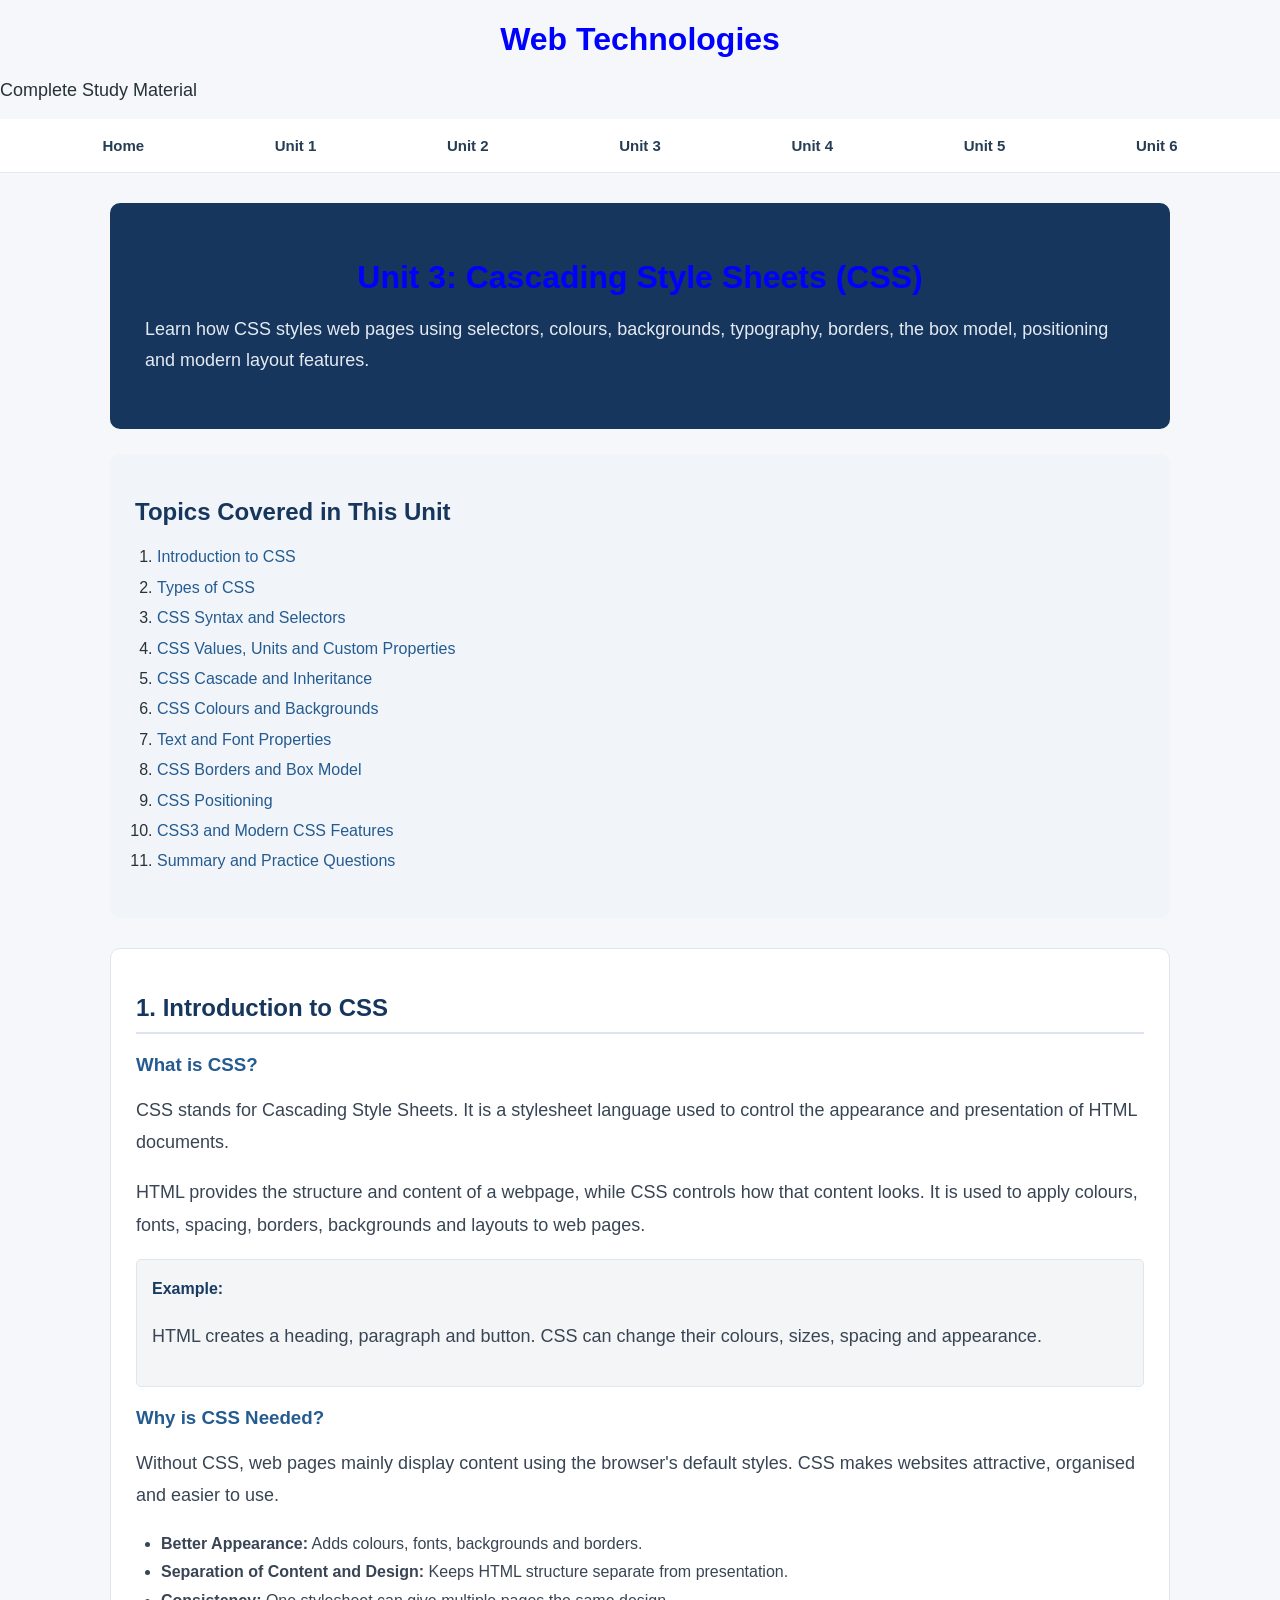
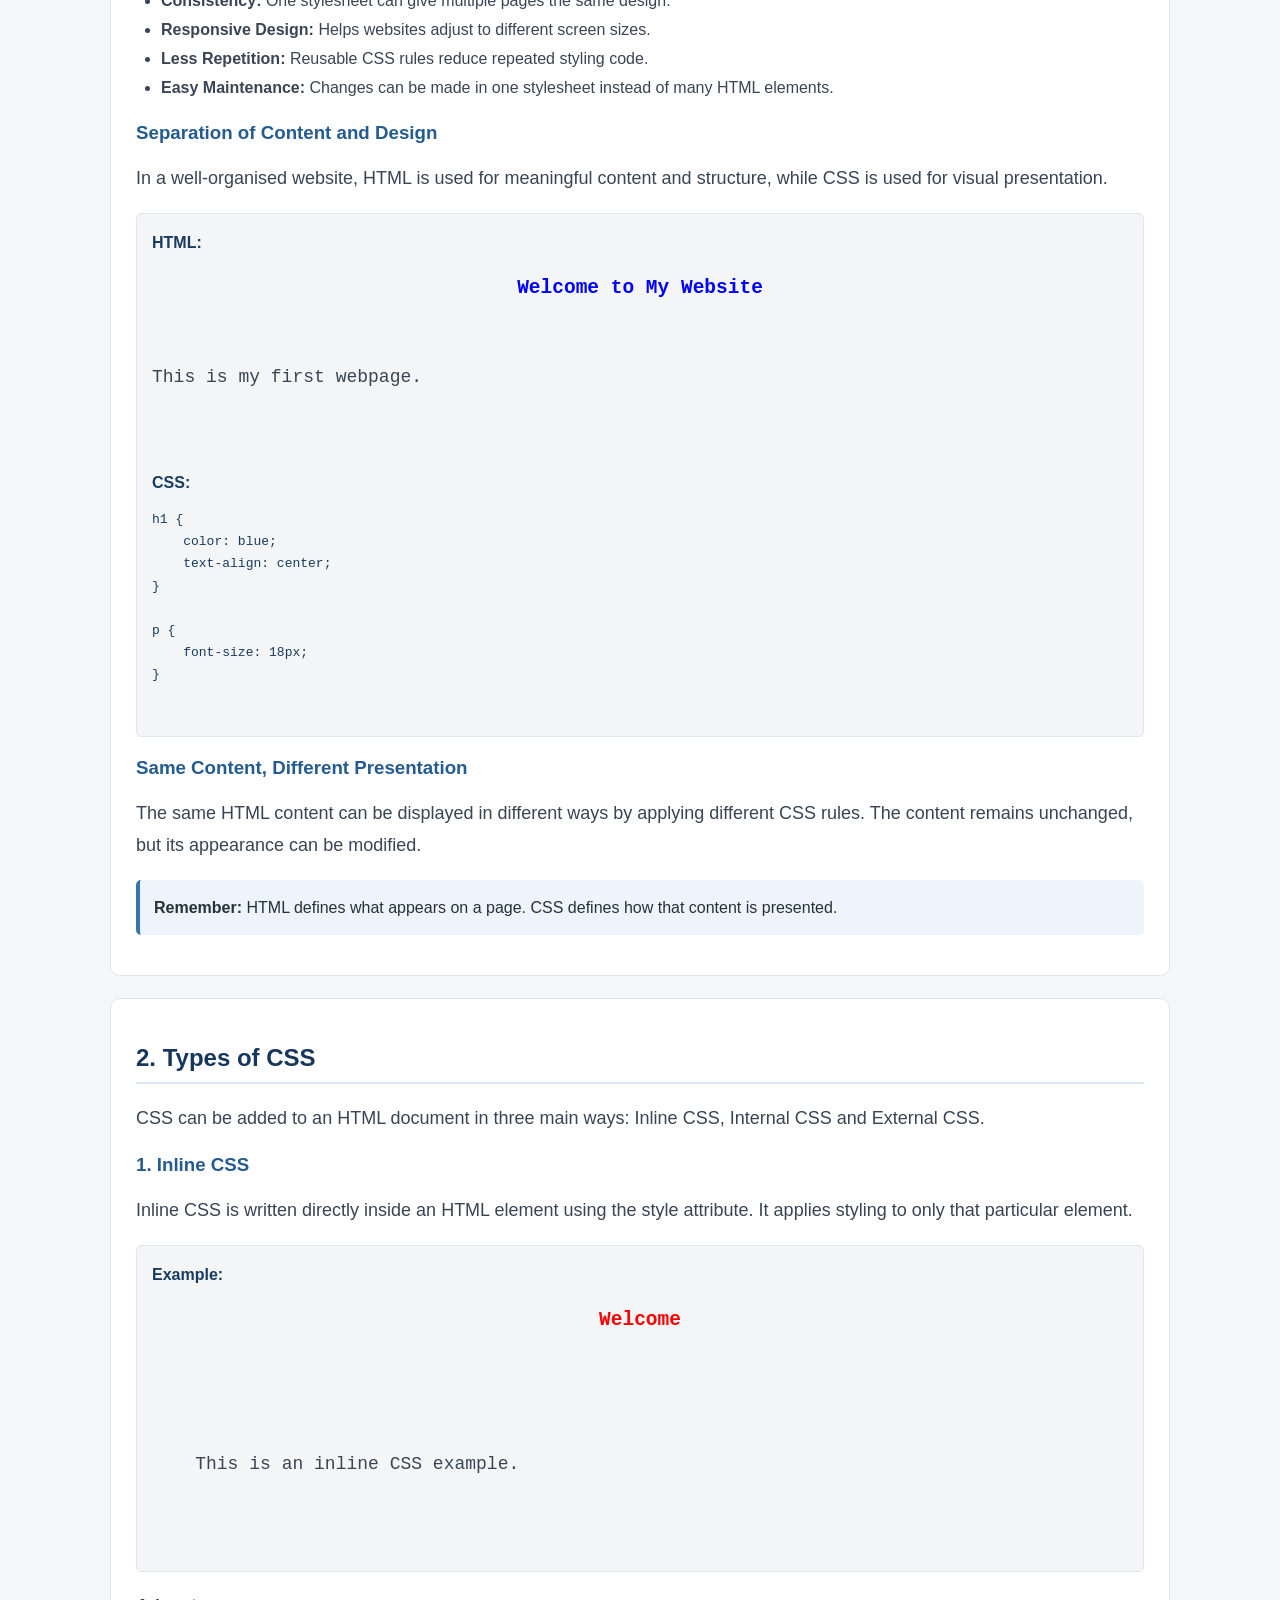
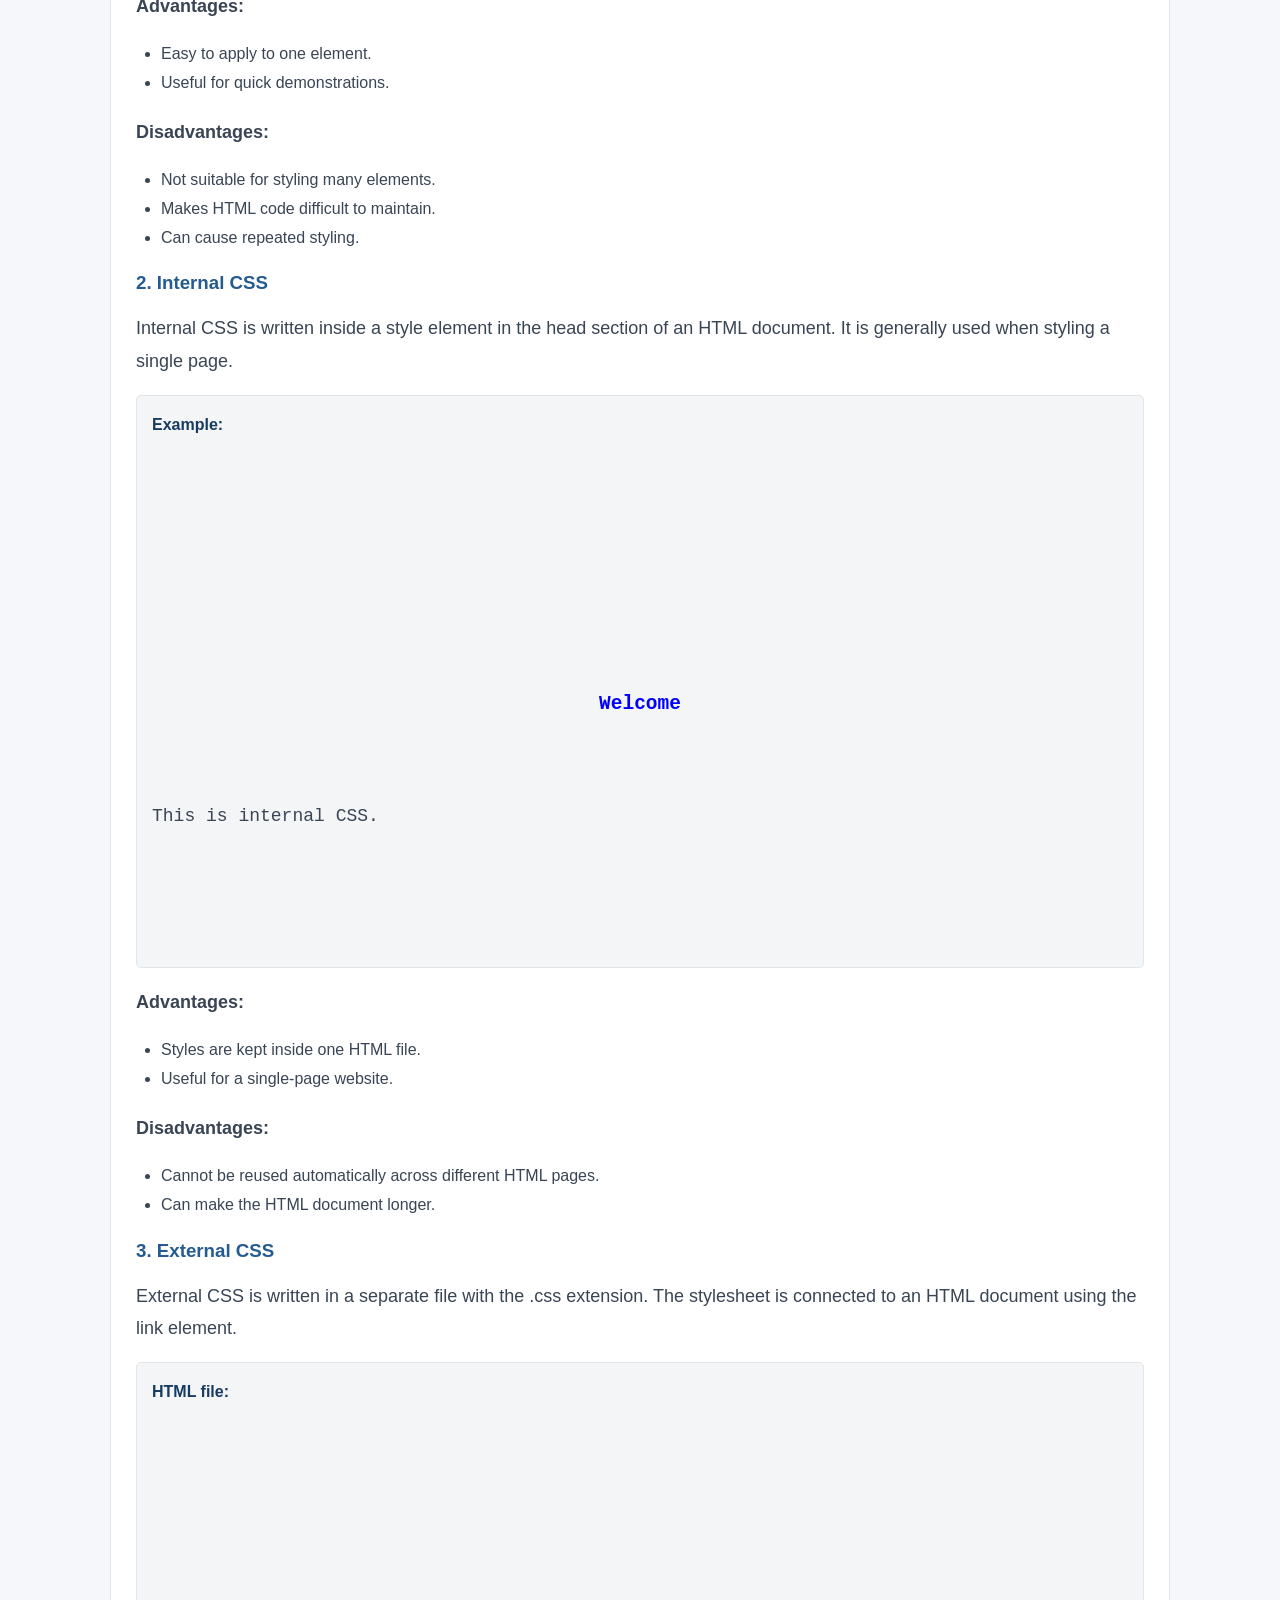
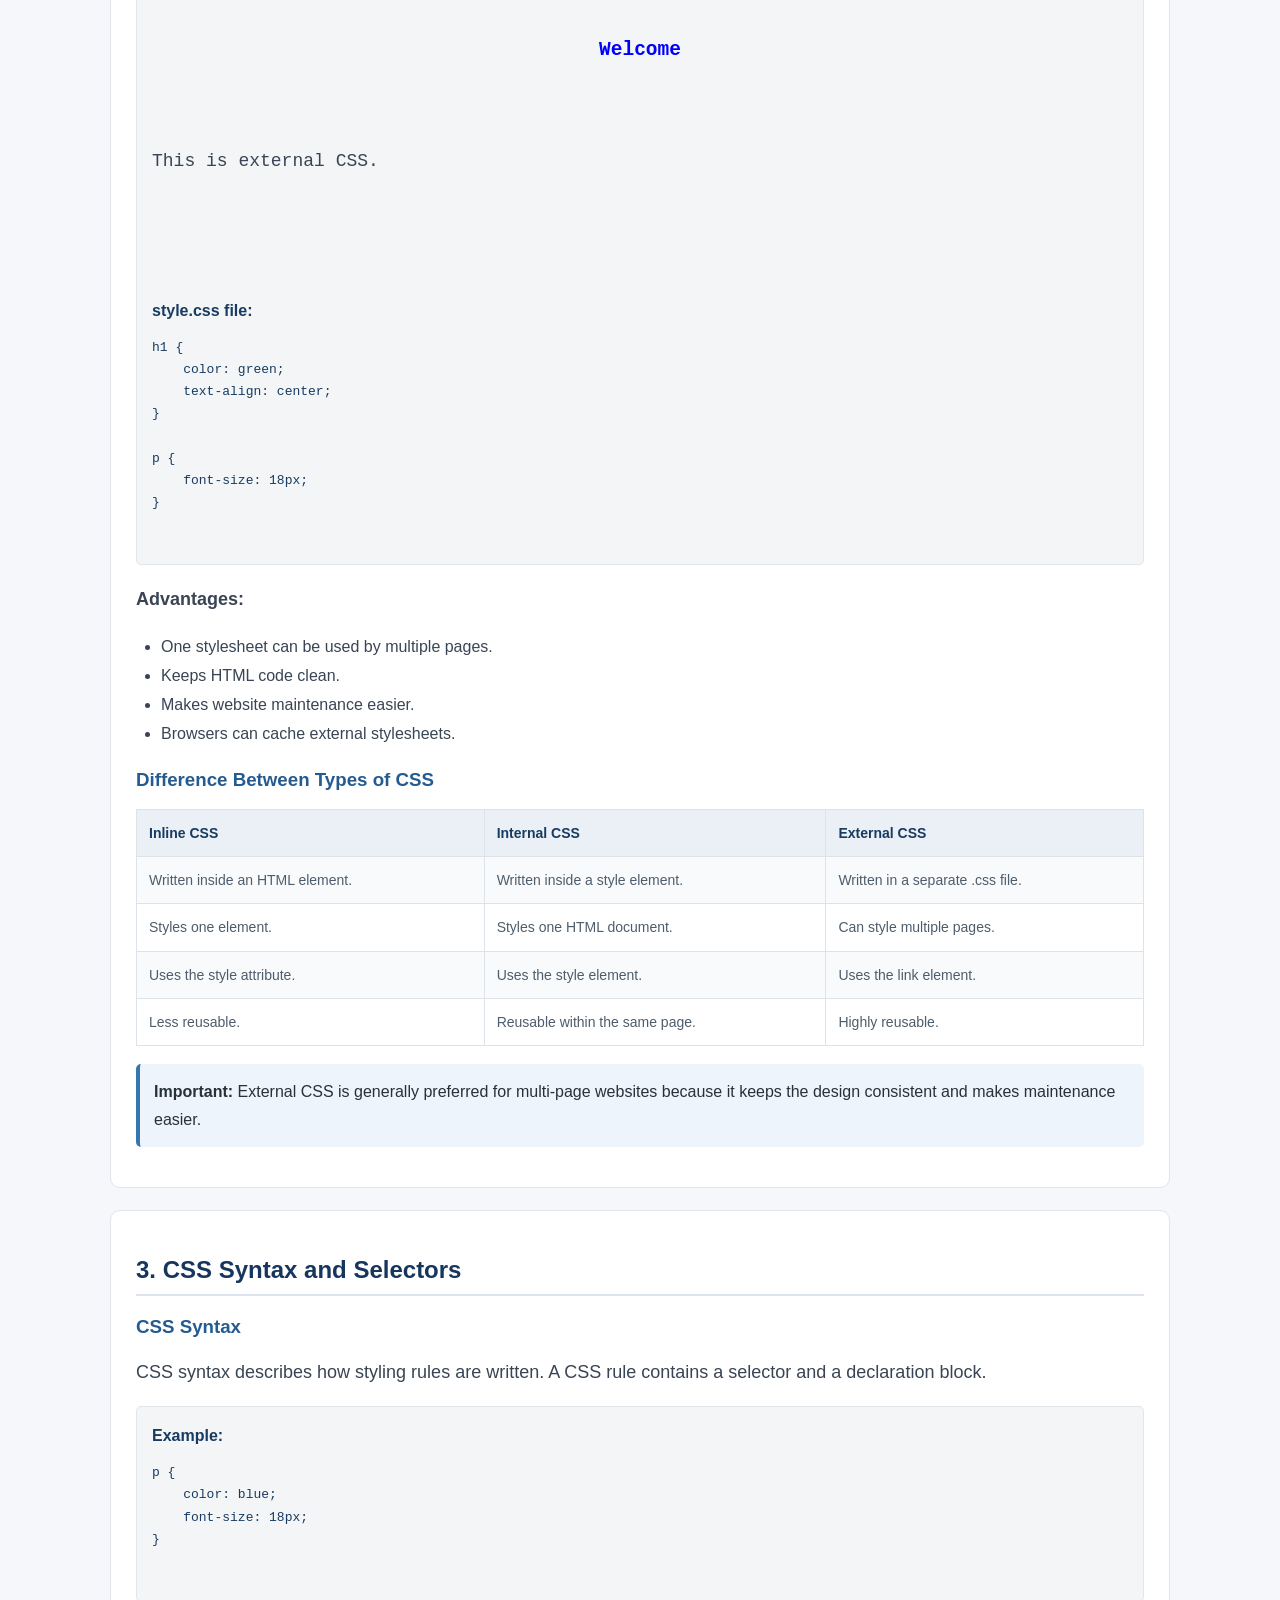
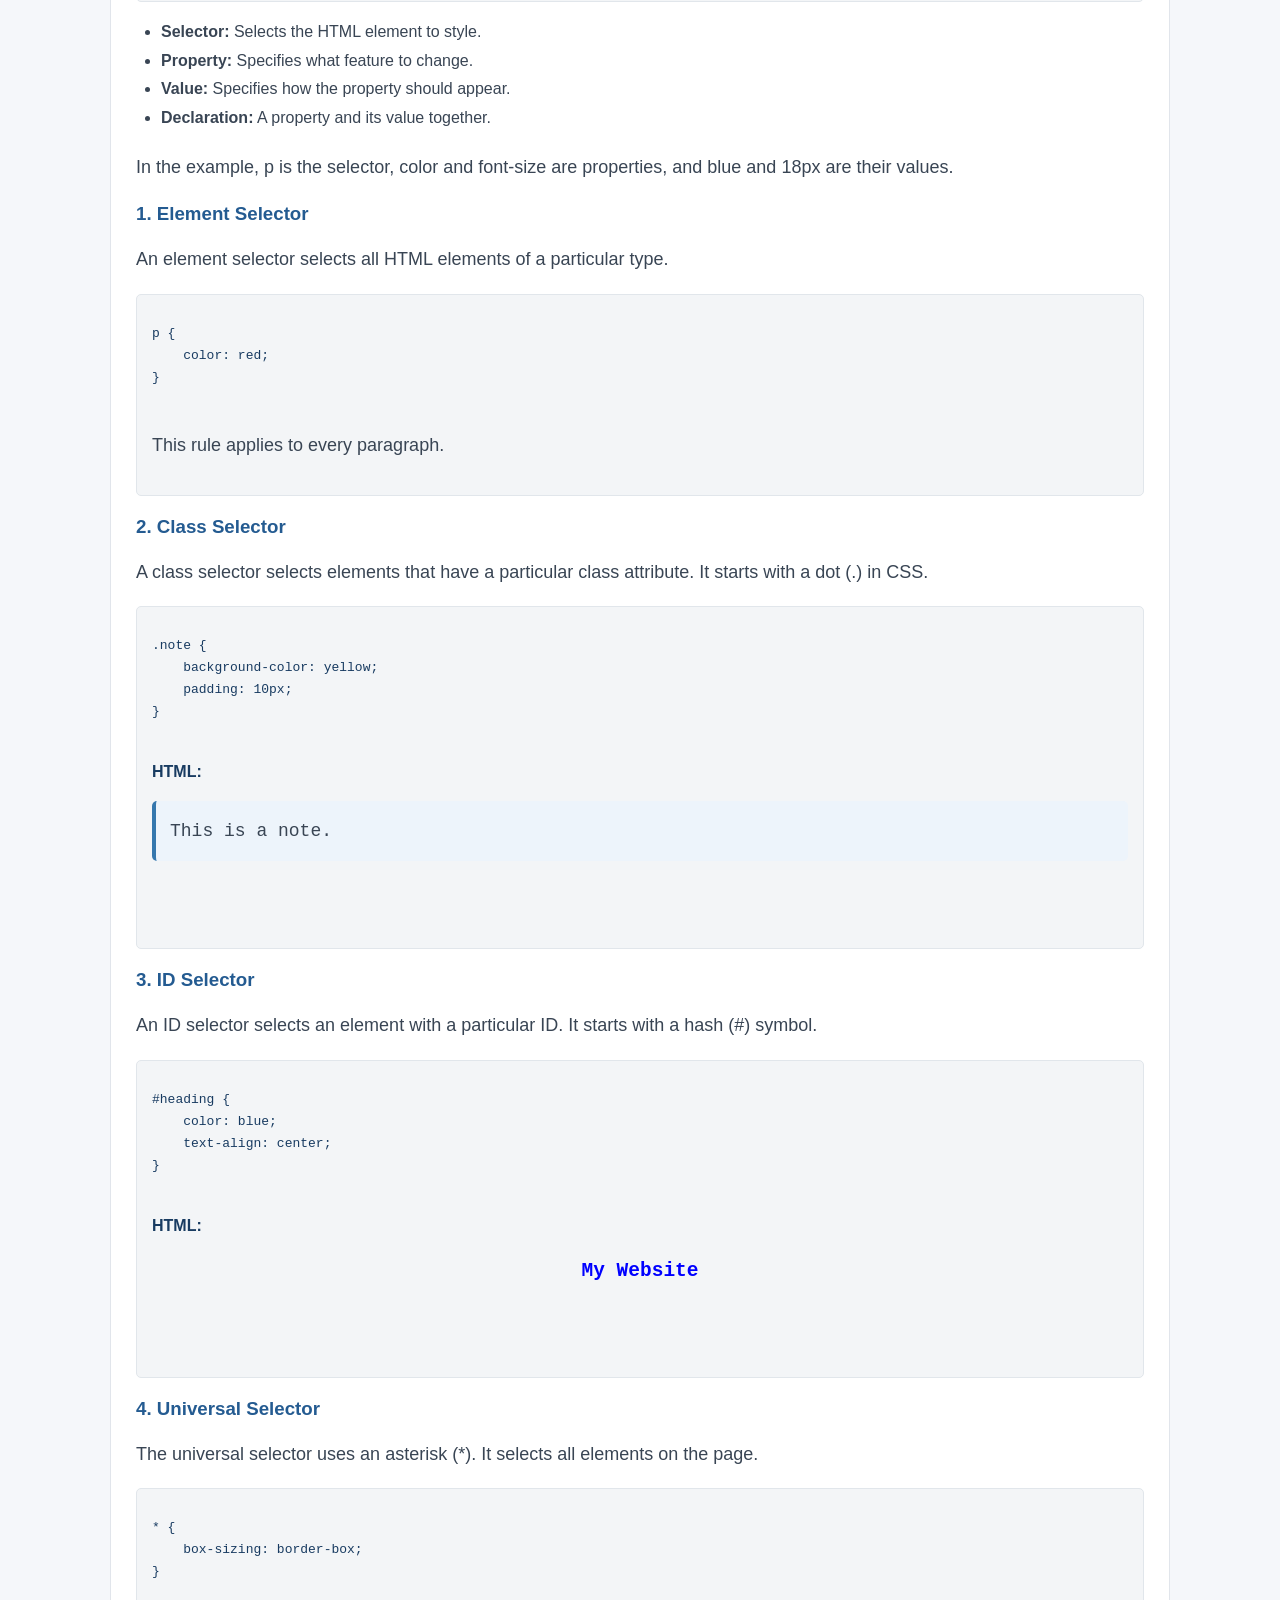
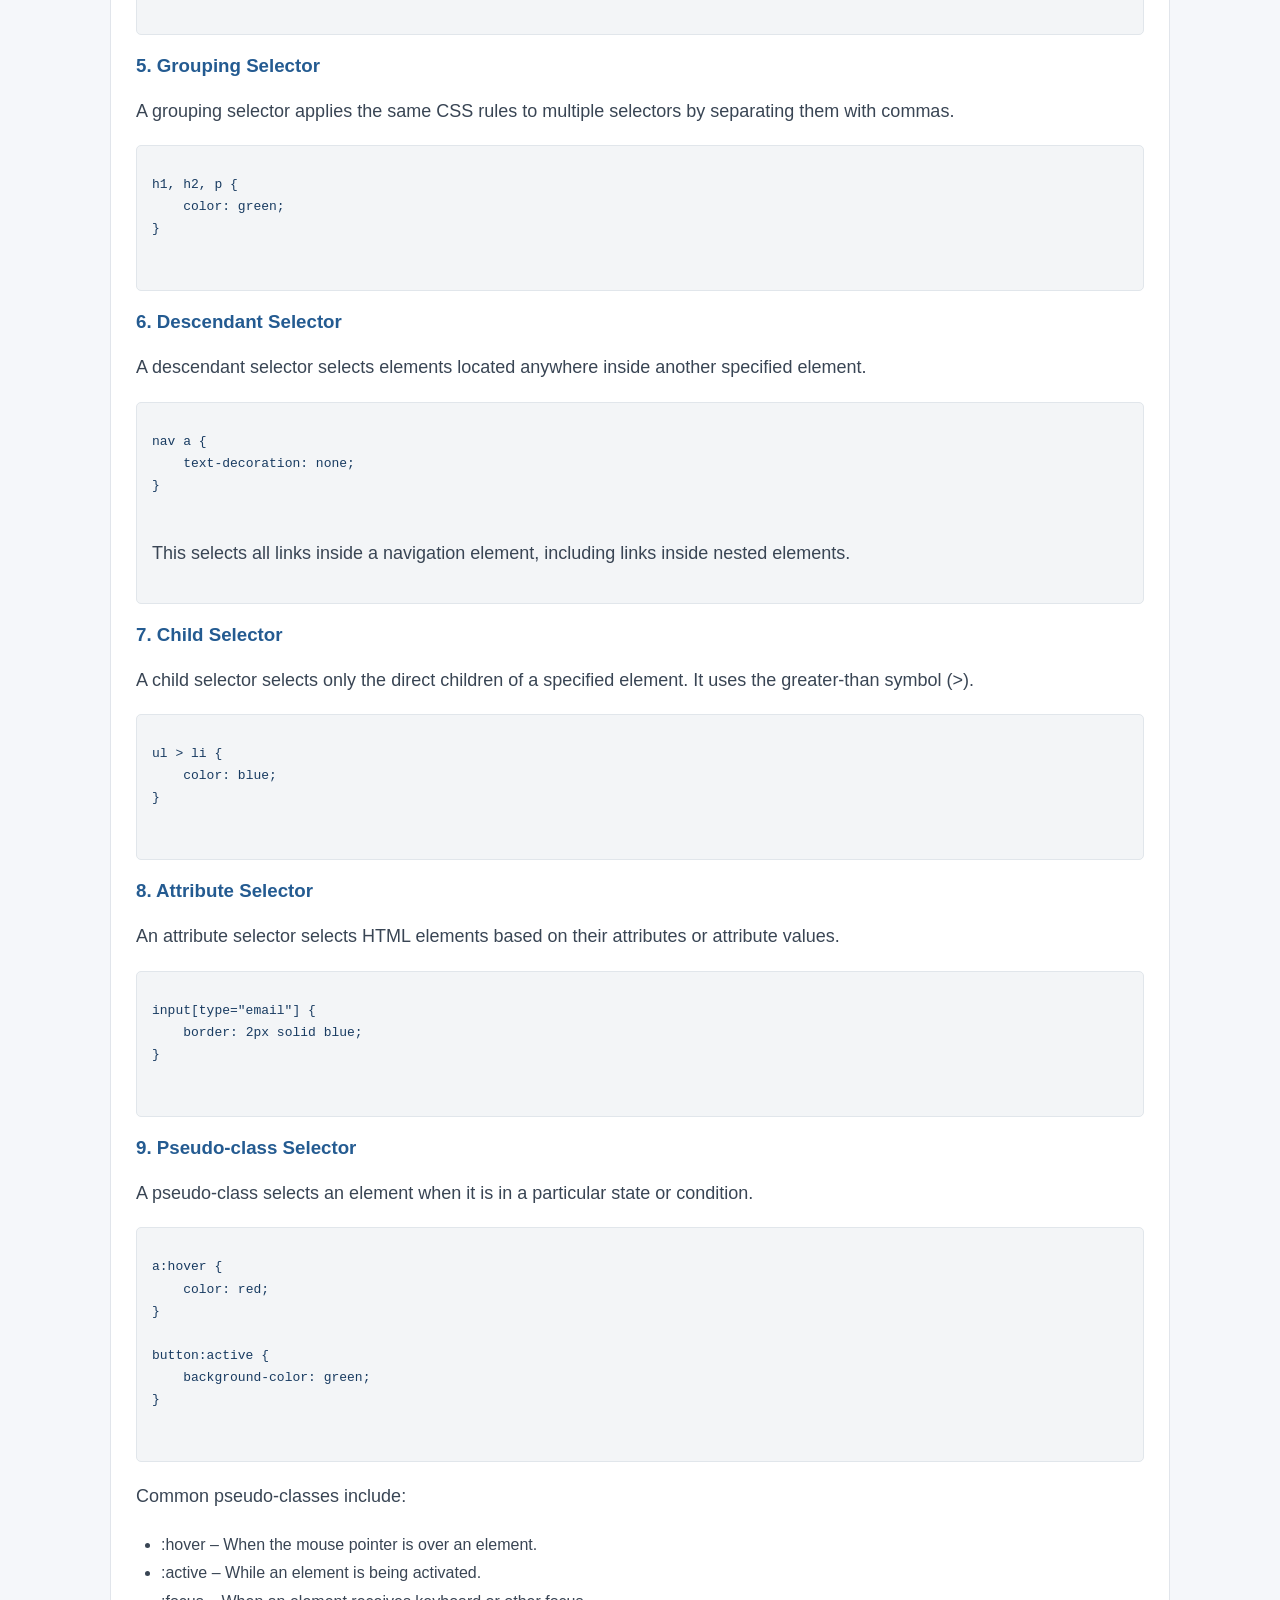
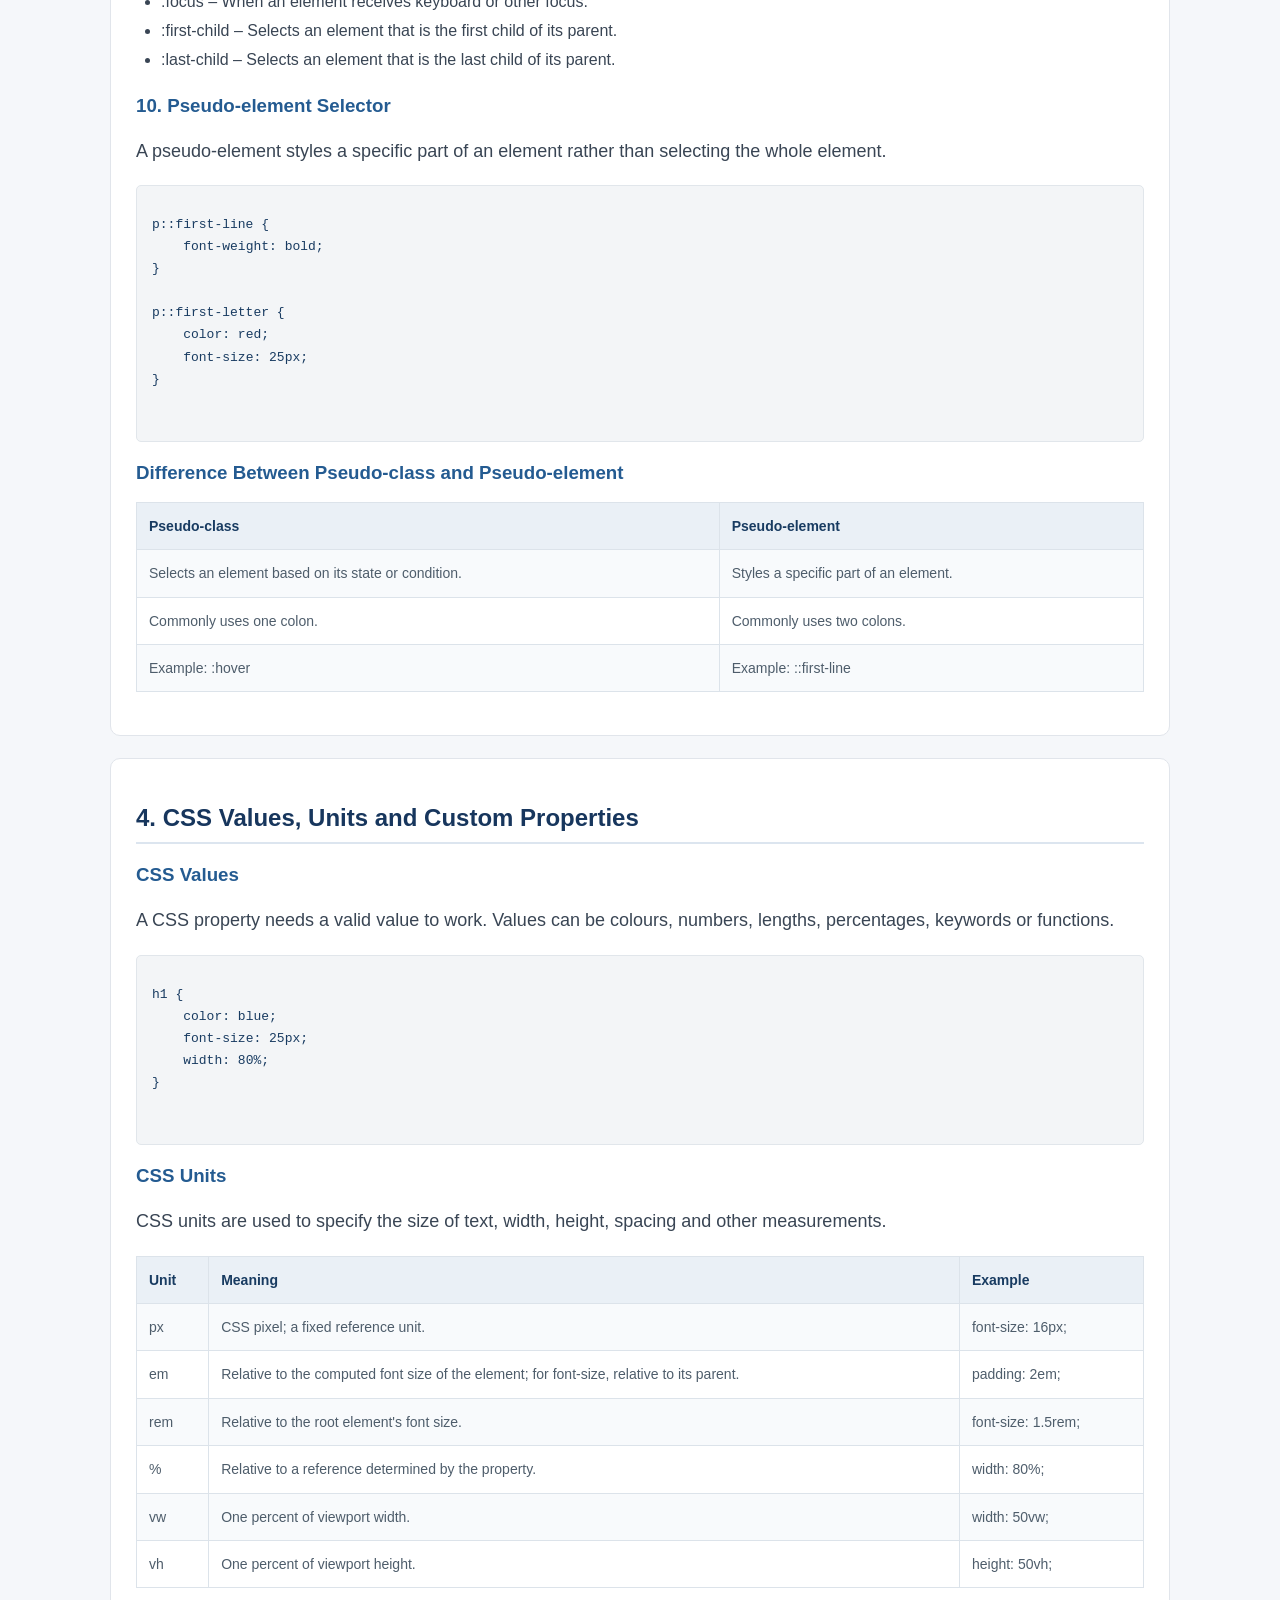
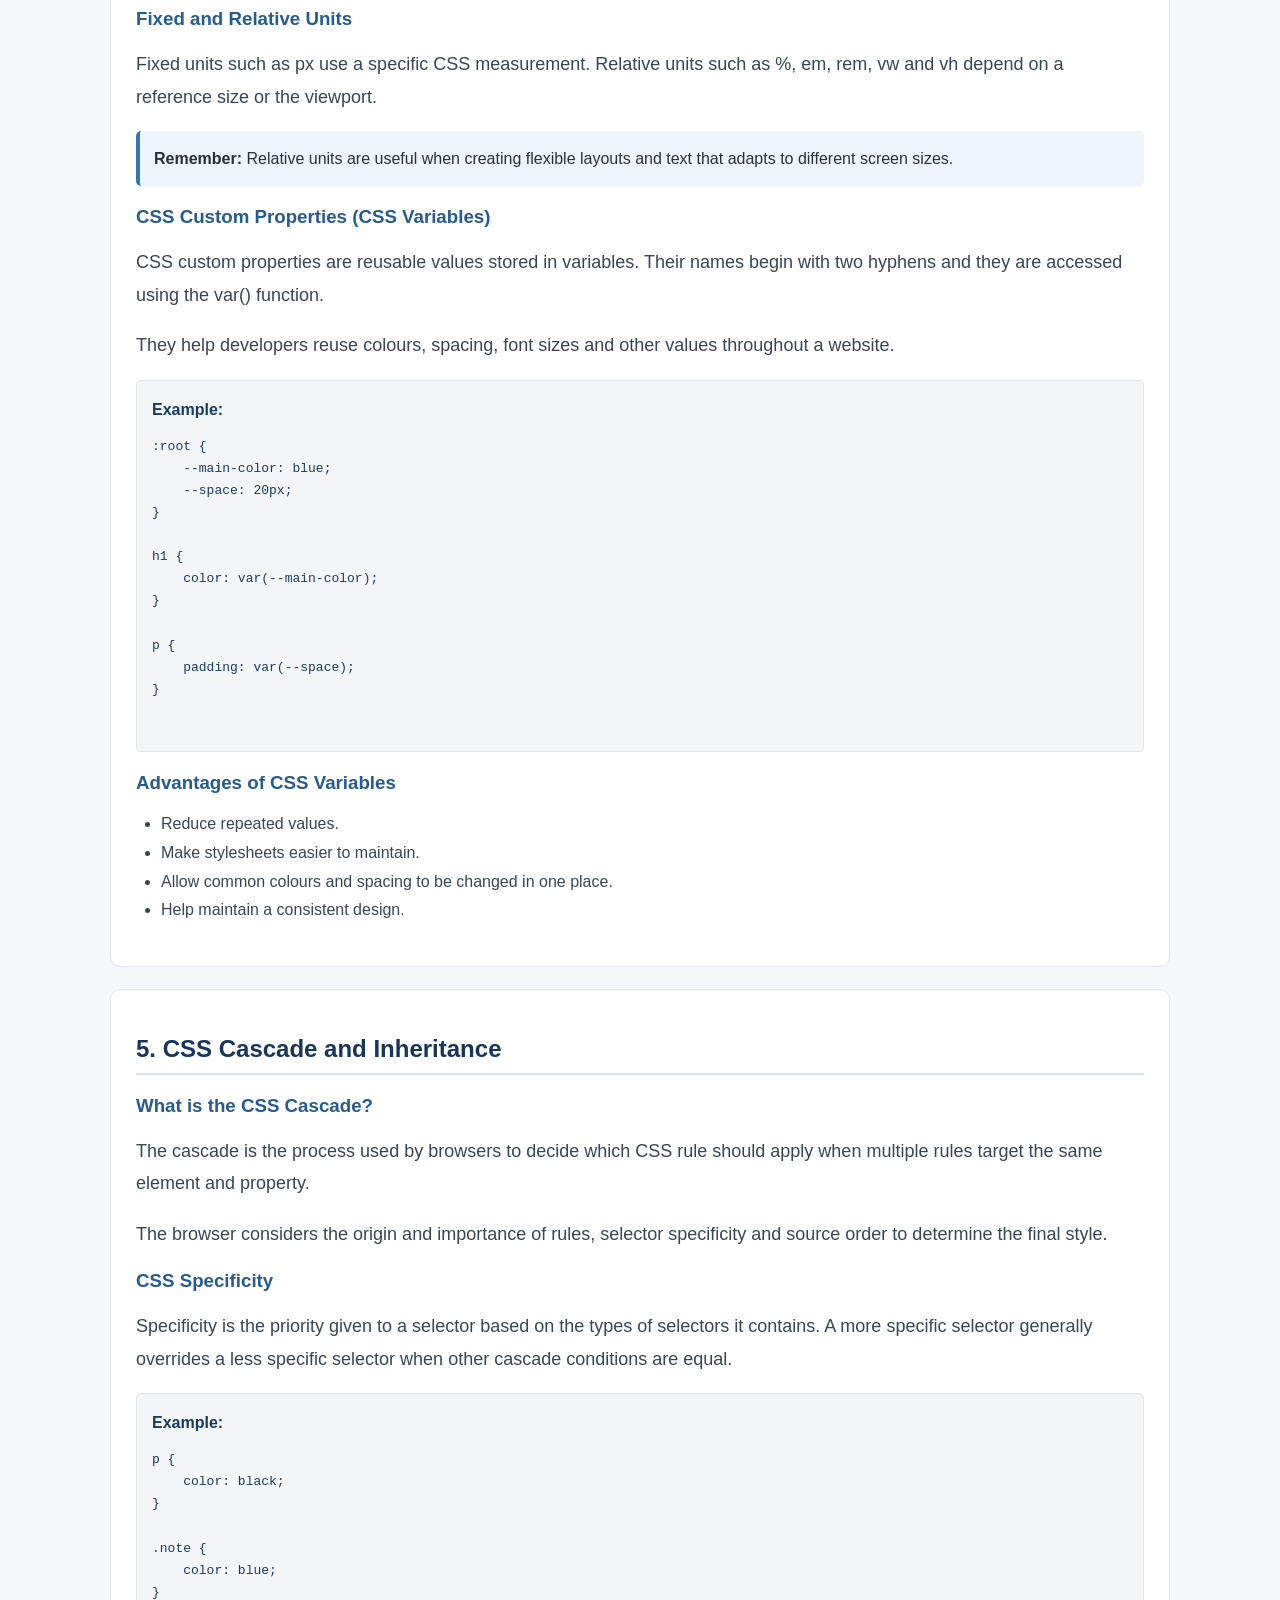
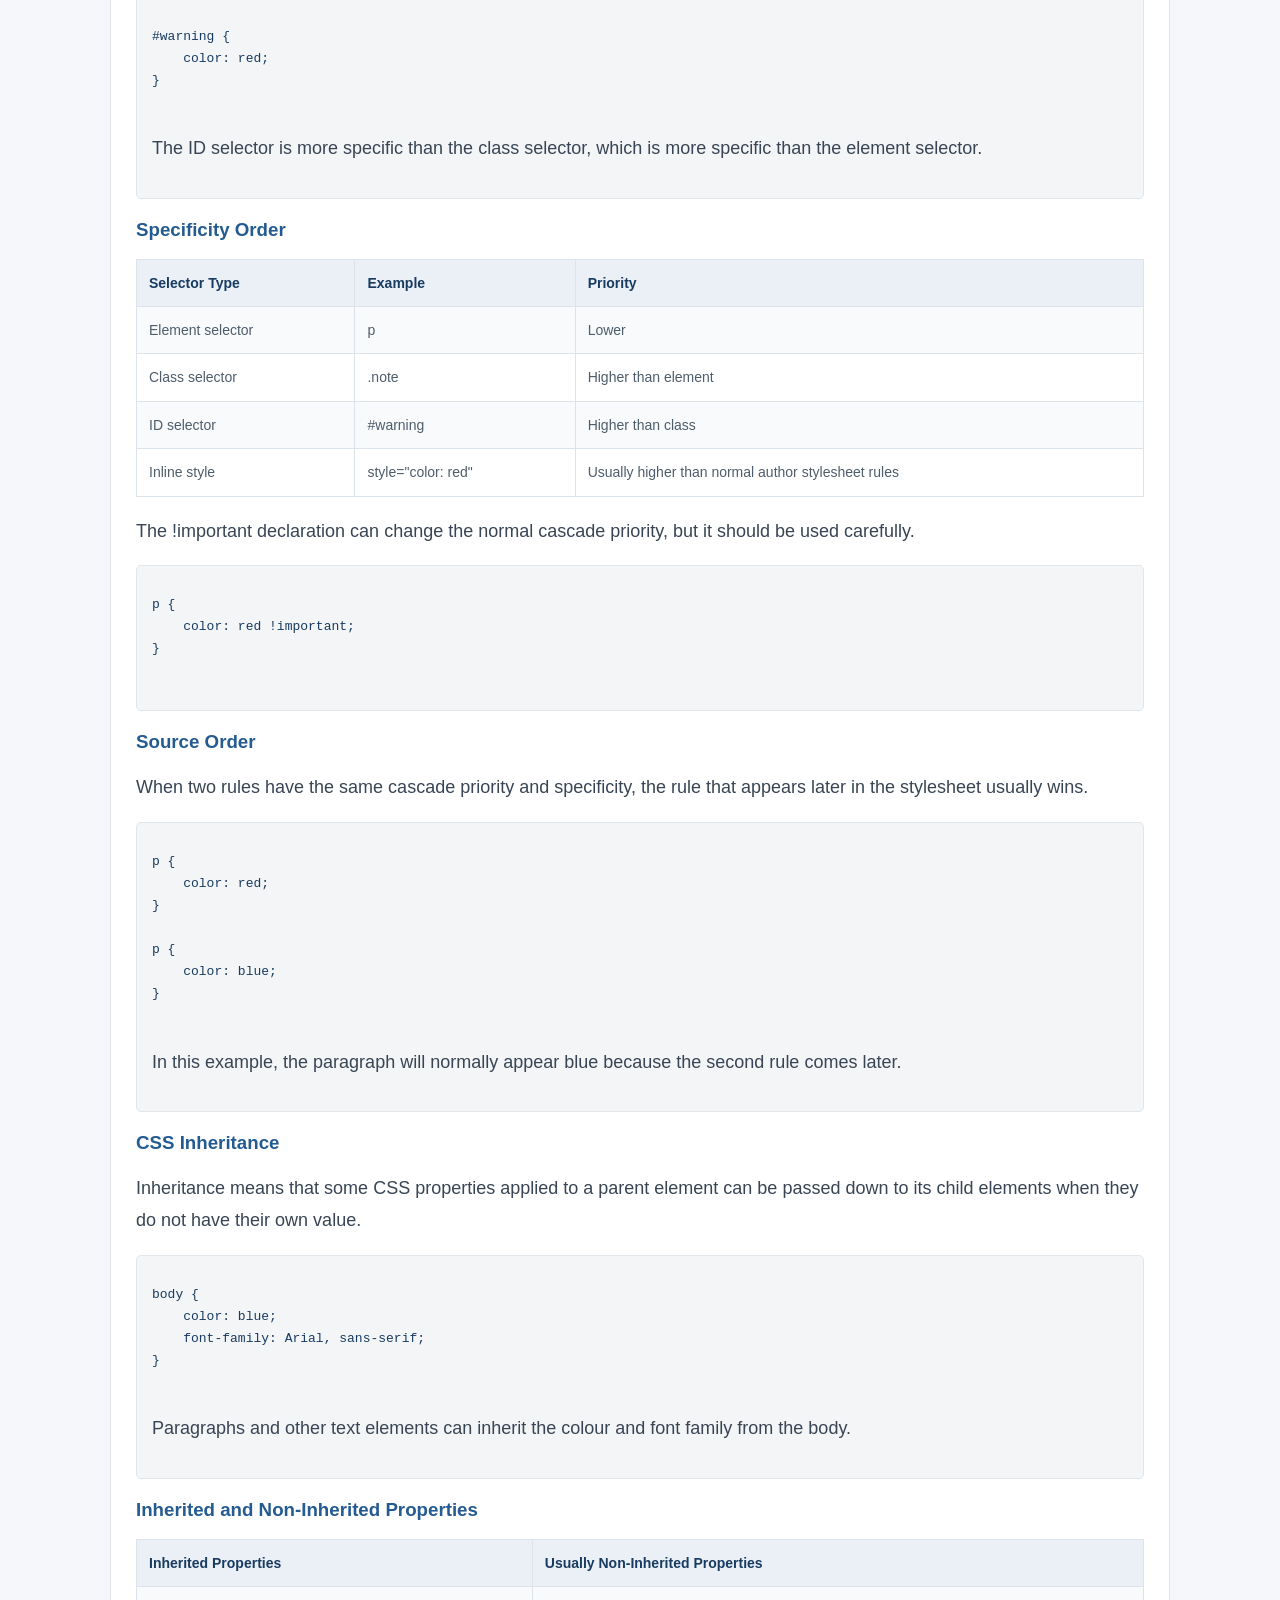
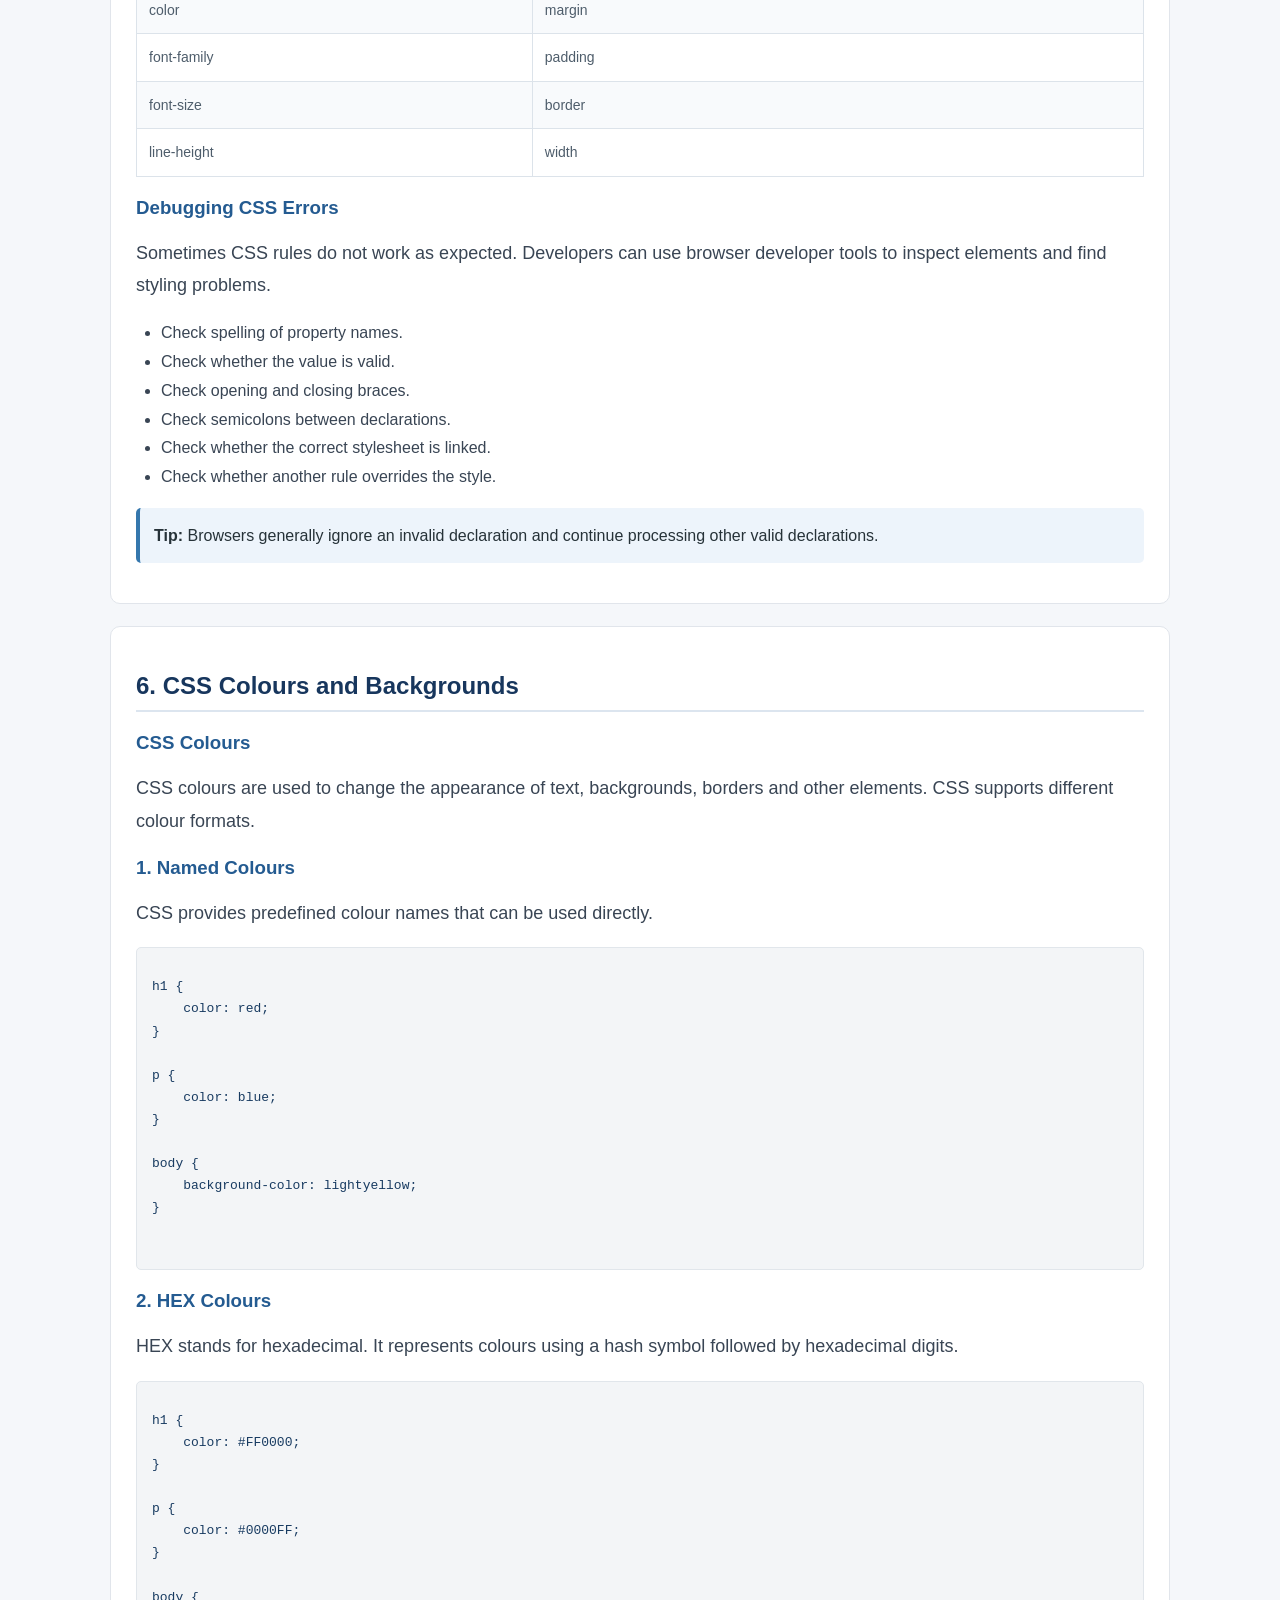
<file: unit3.html>
<!DOCTYPE html>
<html lang="en">
<head>
    <meta charset="UTF-8">
    <meta name="viewport" content="width=device-width, initial-scale=1.0">
    <title>Unit 3 - CSS</title>
    <link rel="stylesheet" href="style.css">

    <style>
        .unit-content {
            max-width: 1100px;
            margin: auto;
            padding: 30px 20px;
        }

        .unit-heading {
            background: #17365d;
            color: white;
            padding: 35px;
            border-radius: 10px;
            margin-bottom: 25px;
        }

        .unit-heading h1 {
            font-size: 32px;
            margin-bottom: 10px;
        }

        .unit-heading p {
            color: #e4eaf2;
            line-height: 1.7;
        }

        .topic-list {
            background: #f1f5f9;
            padding: 25px;
            border-radius: 10px;
            margin-bottom: 30px;
        }

        .topic-list h2 {
            color: #17365d;
            margin-bottom: 15px;
        }

        .topic-list ol {
            padding-left: 22px;
            line-height: 1.9;
        }

        .topic-list a {
            color: #245b91;
            text-decoration: none;
        }

        .topic-list a:hover {
            text-decoration: underline;
        }

        .content-section {
            background: white;
            border: 1px solid #e1e5eb;
            border-radius: 10px;
            padding: 25px;
            margin-bottom: 22px;
        }

        .content-section h2 {
            color: #17365d;
            border-bottom: 2px solid #dce5ef;
            padding-bottom: 10px;
            margin-bottom: 18px;
        }

        .content-section h3 {
            color: #245b91;
            margin-top: 20px;
            margin-bottom: 10px;
        }

        .content-section p,
        .content-section li {
            line-height: 1.8;
            color: #394554;
        }

        .content-section ul,
        .content-section ol {
            padding-left: 25px;
        }

        .example {
            background: #f1f5f9;
            border-left: 4px solid #245b91;
            padding: 15px;
            margin: 15px 0;
            border-radius: 5px;
            overflow-x: auto;
        }

        .example pre {
            white-space: pre-wrap;
            overflow-wrap: anywhere;
        }

        .note {
            background: #edf4fb;
            border-left: 4px solid #3577ad;
            padding: 14px;
            margin: 15px 0;
            border-radius: 5px;
            line-height: 1.7;
        }

        .comparison {
            width: 100%;
            border-collapse: collapse;
            margin: 15px 0;
        }

        .comparison th,
        .comparison td {
            border: 1px solid #d7dee7;
            padding: 12px;
            text-align: left;
            line-height: 1.6;
        }

        .comparison th {
            background: #eaf0f7;
            color: #17365d;
        }

        .comparison tr:nth-child(even) {
            background: #f8fafc;
        }

        .unit-footer {
            text-align: center;
            padding: 25px;
            color: #64748b;
        }

        @media(max-width: 650px) {
            .unit-heading h1 {
                font-size: 25px;
            }

            .content-section {
                padding: 18px;
            }

            .comparison {
                font-size: 14px;
            }
        }
    </style>
</head>

<body>

<header>
    <h1>Web Technologies</h1>
    <p>Complete Study Material</p>
</header>

<nav>
    <a href="index.html">Home</a>
    <a href="unit1.html">Unit 1</a>
    <a href="unit2.html">Unit 2</a>
    <a href="unit3.html">Unit 3</a>
    <a href="unit4.html">Unit 4</a>
    <a href="unit5.html">Unit 5</a>
    <a href="unit6.html">Unit 6</a>
</nav>

<main class="unit-content">

    <div class="unit-heading">
        <h1>Unit 3: Cascading Style Sheets (CSS)</h1>
        <p>
            Learn how CSS styles web pages using selectors,
            colours, backgrounds, typography, borders,
            the box model, positioning and modern layout features.
        </p>
    </div>

    <!-- TOPIC LIST -->

    <div class="topic-list">
        <h2>Topics Covered in This Unit</h2>
        <ol>
            <li><a href="#introduction">Introduction to CSS</a></li>
            <li><a href="#types">Types of CSS</a></li>
            <li><a href="#selectors">CSS Syntax and Selectors</a></li>
            <li><a href="#values">CSS Values, Units and Custom Properties</a></li>
            <li><a href="#cascade">CSS Cascade and Inheritance</a></li>
            <li><a href="#backgrounds">CSS Colours and Backgrounds</a></li>
            <li><a href="#text">Text and Font Properties</a></li>
            <li><a href="#boxmodel">CSS Borders and Box Model</a></li>
            <li><a href="#positioning">CSS Positioning</a></li>
            <li><a href="#modern">CSS3 and Modern CSS Features</a></li>
            <li><a href="#summary">Summary and Practice Questions</a></li>
        </ol>
    </div>

    <!-- SECTION 1 -->

    <section class="content-section" id="introduction">
        <h2>1. Introduction to CSS</h2>

        <h3>What is CSS?</h3>

        <p>
            CSS stands for Cascading Style Sheets. It is a
            stylesheet language used to control the appearance
            and presentation of HTML documents.
        </p>

        <p>
            HTML provides the structure and content of a webpage,
            while CSS controls how that content looks. It is used
            to apply colours, fonts, spacing, borders, backgrounds
            and layouts to web pages.
        </p>

        <div class="example">
            <b>Example:</b>
            <p>
                HTML creates a heading, paragraph and button.
                CSS can change their colours, sizes, spacing
                and appearance.
            </p>
        </div>

        <h3>Why is CSS Needed?</h3>

        <p>
            Without CSS, web pages mainly display content using
            the browser's default styles. CSS makes websites
            attractive, organised and easier to use.
        </p>

        <ul>
            <li><b>Better Appearance:</b> Adds colours, fonts, backgrounds and borders.</li>
            <li><b>Separation of Content and Design:</b> Keeps HTML structure separate from presentation.</li>
            <li><b>Consistency:</b> One stylesheet can give multiple pages the same design.</li>
            <li><b>Responsive Design:</b> Helps websites adjust to different screen sizes.</li>
            <li><b>Less Repetition:</b> Reusable CSS rules reduce repeated styling code.</li>
            <li><b>Easy Maintenance:</b> Changes can be made in one stylesheet instead of many HTML elements.</li>
        </ul>

        <h3>Separation of Content and Design</h3>

        <p>
            In a well-organised website, HTML is used for
            meaningful content and structure, while CSS is
            used for visual presentation.
        </p>

        <div class="example">
            <b>HTML:</b>
            <pre>
<h1>Welcome to My Website</h1>
<p>This is my first webpage.</p>
            </pre>

            <b>CSS:</b>
            <pre>
h1 {
    color: blue;
    text-align: center;
}

p {
    font-size: 18px;
}
            </pre>
        </div>

        <h3>Same Content, Different Presentation</h3>

        <p>
            The same HTML content can be displayed in different
            ways by applying different CSS rules. The content
            remains unchanged, but its appearance can be modified.
        </p>

        <div class="note">
            <b>Remember:</b> HTML defines what appears on a page.
            CSS defines how that content is presented.
        </div>
    </section>

    <!-- SECTION 2 -->

    <section class="content-section" id="types">
        <h2>2. Types of CSS</h2>

        <p>
            CSS can be added to an HTML document in three main ways:
            Inline CSS, Internal CSS and External CSS.
        </p>

        <h3>1. Inline CSS</h3>

        <p>
            Inline CSS is written directly inside an HTML
            element using the style attribute. It applies
            styling to only that particular element.
        </p>

        <div class="example">
            <b>Example:</b>
            <pre>
<h1 style="color: red;">Welcome</h1>

<p style="font-size: 18px;">
    This is an inline CSS example.
</p>
            </pre>
        </div>

        <p><b>Advantages:</b></p>
        <ul>
            <li>Easy to apply to one element.</li>
            <li>Useful for quick demonstrations.</li>
        </ul>

        <p><b>Disadvantages:</b></p>
        <ul>
            <li>Not suitable for styling many elements.</li>
            <li>Makes HTML code difficult to maintain.</li>
            <li>Can cause repeated styling.</li>
        </ul>

        <h3>2. Internal CSS</h3>

        <p>
            Internal CSS is written inside a style element
            in the head section of an HTML document.
            It is generally used when styling a single page.
        </p>

        <div class="example">
            <b>Example:</b>
            <pre>
<!DOCTYPE html>
<html>
<head>
    <title>Internal CSS</title>

    <style>
        h1 {
            color: blue;
            text-align: center;
        }

        p {
            font-size: 18px;
        }
    </style>
</head>

<body>
    <h1>Welcome</h1>
    <p>This is internal CSS.</p>
</body>
</html>
            </pre>
        </div>

        <p><b>Advantages:</b></p>
        <ul>
            <li>Styles are kept inside one HTML file.</li>
            <li>Useful for a single-page website.</li>
        </ul>

        <p><b>Disadvantages:</b></p>
        <ul>
            <li>Cannot be reused automatically across different HTML pages.</li>
            <li>Can make the HTML document longer.</li>
        </ul>

        <h3>3. External CSS</h3>

        <p>
            External CSS is written in a separate file with
            the .css extension. The stylesheet is connected
            to an HTML document using the link element.
        </p>

        <div class="example">
            <b>HTML file:</b>
            <pre>
<!DOCTYPE html>
<html>
<head>
    <title>External CSS</title>
    <link rel="stylesheet" href="style.css">
</head>

<body>
    <h1>Welcome</h1>
    <p>This is external CSS.</p>
</body>
</html>
            </pre>

            <b>style.css file:</b>
            <pre>
h1 {
    color: green;
    text-align: center;
}

p {
    font-size: 18px;
}
            </pre>
        </div>

        <p><b>Advantages:</b></p>
        <ul>
            <li>One stylesheet can be used by multiple pages.</li>
            <li>Keeps HTML code clean.</li>
            <li>Makes website maintenance easier.</li>
            <li>Browsers can cache external stylesheets.</li>
        </ul>

        <h3>Difference Between Types of CSS</h3>

        <table class="comparison">
            <tr>
                <th>Inline CSS</th>
                <th>Internal CSS</th>
                <th>External CSS</th>
            </tr>
            <tr>
                <td>Written inside an HTML element.</td>
                <td>Written inside a style element.</td>
                <td>Written in a separate .css file.</td>
            </tr>
            <tr>
                <td>Styles one element.</td>
                <td>Styles one HTML document.</td>
                <td>Can style multiple pages.</td>
            </tr>
            <tr>
                <td>Uses the style attribute.</td>
                <td>Uses the style element.</td>
                <td>Uses the link element.</td>
            </tr>
            <tr>
                <td>Less reusable.</td>
                <td>Reusable within the same page.</td>
                <td>Highly reusable.</td>
            </tr>
        </table>

        <div class="note">
            <b>Important:</b> External CSS is generally preferred
            for multi-page websites because it keeps the design
            consistent and makes maintenance easier.
        </div>
    </section>

    <!-- SECTION 3 -->

    <section class="content-section" id="selectors">
        <h2>3. CSS Syntax and Selectors</h2>

        <h3>CSS Syntax</h3>

        <p>
            CSS syntax describes how styling rules are written.
            A CSS rule contains a selector and a declaration block.
        </p>

        <div class="example">
            <b>Example:</b>
            <pre>
p {
    color: blue;
    font-size: 18px;
}
            </pre>
        </div>

        <ul>
            <li><b>Selector:</b> Selects the HTML element to style.</li>
            <li><b>Property:</b> Specifies what feature to change.</li>
            <li><b>Value:</b> Specifies how the property should appear.</li>
            <li><b>Declaration:</b> A property and its value together.</li>
        </ul>

        <p>
            In the example, p is the selector, color and
            font-size are properties, and blue and 18px
            are their values.
        </p>

        <h3>1. Element Selector</h3>

        <p>
            An element selector selects all HTML elements
            of a particular type.
        </p>

        <div class="example">
            <pre>
p {
    color: red;
}
            </pre>
            <p>This rule applies to every paragraph.</p>
        </div>

        <h3>2. Class Selector</h3>

        <p>
            A class selector selects elements that have
            a particular class attribute. It starts with
            a dot (.) in CSS.
        </p>

        <div class="example">
            <pre>
.note {
    background-color: yellow;
    padding: 10px;
}
            </pre>

            <b>HTML:</b>
            <pre>
<p class="note">This is a note.</p>
            </pre>
        </div>

        <h3>3. ID Selector</h3>

        <p>
            An ID selector selects an element with a particular
            ID. It starts with a hash (#) symbol.
        </p>

        <div class="example">
            <pre>
#heading {
    color: blue;
    text-align: center;
}
            </pre>

            <b>HTML:</b>
            <pre>
<h1 id="heading">My Website</h1>
            </pre>
        </div>

        <h3>4. Universal Selector</h3>

        <p>
            The universal selector uses an asterisk (*).
            It selects all elements on the page.
        </p>

        <div class="example">
            <pre>
* {
    box-sizing: border-box;
}
            </pre>
        </div>

        <h3>5. Grouping Selector</h3>

        <p>
            A grouping selector applies the same CSS rules
            to multiple selectors by separating them with commas.
        </p>

        <div class="example">
            <pre>
h1, h2, p {
    color: green;
}
            </pre>
        </div>

        <h3>6. Descendant Selector</h3>

        <p>
            A descendant selector selects elements located
            anywhere inside another specified element.
        </p>

        <div class="example">
            <pre>
nav a {
    text-decoration: none;
}
            </pre>
            <p>
                This selects all links inside a navigation
                element, including links inside nested elements.
            </p>
        </div>

        <h3>7. Child Selector</h3>

        <p>
            A child selector selects only the direct children
            of a specified element. It uses the greater-than
            symbol (&gt;).
        </p>

        <div class="example">
            <pre>
ul > li {
    color: blue;
}
            </pre>
        </div>

        <h3>8. Attribute Selector</h3>

        <p>
            An attribute selector selects HTML elements
            based on their attributes or attribute values.
        </p>

        <div class="example">
            <pre>
input[type="email"] {
    border: 2px solid blue;
}
            </pre>
        </div>

        <h3>9. Pseudo-class Selector</h3>

        <p>
            A pseudo-class selects an element when it is in
            a particular state or condition.
        </p>

        <div class="example">
            <pre>
a:hover {
    color: red;
}

button:active {
    background-color: green;
}
            </pre>
        </div>

        <p>Common pseudo-classes include:</p>

        <ul>
            <li>:hover – When the mouse pointer is over an element.</li>
            <li>:active – While an element is being activated.</li>
            <li>:focus – When an element receives keyboard or other focus.</li>
            <li>:first-child – Selects an element that is the first child of its parent.</li>
            <li>:last-child – Selects an element that is the last child of its parent.</li>
        </ul>

        <h3>10. Pseudo-element Selector</h3>

        <p>
            A pseudo-element styles a specific part of an
            element rather than selecting the whole element.
        </p>

        <div class="example">
            <pre>
p::first-line {
    font-weight: bold;
}

p::first-letter {
    color: red;
    font-size: 25px;
}
            </pre>
        </div>

        <h3>Difference Between Pseudo-class and Pseudo-element</h3>

        <table class="comparison">
            <tr>
                <th>Pseudo-class</th>
                <th>Pseudo-element</th>
            </tr>
            <tr>
                <td>Selects an element based on its state or condition.</td>
                <td>Styles a specific part of an element.</td>
            </tr>
            <tr>
                <td>Commonly uses one colon.</td>
                <td>Commonly uses two colons.</td>
            </tr>
            <tr>
                <td>Example: :hover</td>
                <td>Example: ::first-line</td>
            </tr>
        </table>
    </section>

    <!-- SECTION 4 -->

    <section class="content-section" id="values">
        <h2>4. CSS Values, Units and Custom Properties</h2>

        <h3>CSS Values</h3>

        <p>
            A CSS property needs a valid value to work.
            Values can be colours, numbers, lengths,
            percentages, keywords or functions.
        </p>

        <div class="example">
            <pre>
h1 {
    color: blue;
    font-size: 25px;
    width: 80%;
}
            </pre>
        </div>

        <h3>CSS Units</h3>

        <p>
            CSS units are used to specify the size of text,
            width, height, spacing and other measurements.
        </p>

        <table class="comparison">
            <tr>
                <th>Unit</th>
                <th>Meaning</th>
                <th>Example</th>
            </tr>
            <tr>
                <td>px</td>
                <td>CSS pixel; a fixed reference unit.</td>
                <td>font-size: 16px;</td>
            </tr>
            <tr>
                <td>em</td>
                <td>Relative to the computed font size of the element; for font-size, relative to its parent.</td>
                <td>padding: 2em;</td>
            </tr>
            <tr>
                <td>rem</td>
                <td>Relative to the root element's font size.</td>
                <td>font-size: 1.5rem;</td>
            </tr>
            <tr>
                <td>%</td>
                <td>Relative to a reference determined by the property.</td>
                <td>width: 80%;</td>
            </tr>
            <tr>
                <td>vw</td>
                <td>One percent of viewport width.</td>
                <td>width: 50vw;</td>
            </tr>
            <tr>
                <td>vh</td>
                <td>One percent of viewport height.</td>
                <td>height: 50vh;</td>
            </tr>
        </table>

        <h3>Fixed and Relative Units</h3>

        <p>
            Fixed units such as px use a specific CSS measurement.
            Relative units such as %, em, rem, vw and vh depend
            on a reference size or the viewport.
        </p>

        <div class="note">
            <b>Remember:</b> Relative units are useful when creating
            flexible layouts and text that adapts to different
            screen sizes.
        </div>

        <h3>CSS Custom Properties (CSS Variables)</h3>

        <p>
            CSS custom properties are reusable values stored
            in variables. Their names begin with two hyphens
            and they are accessed using the var() function.
        </p>

        <p>
            They help developers reuse colours, spacing,
            font sizes and other values throughout a website.
        </p>

        <div class="example">
            <b>Example:</b>
            <pre>
:root {
    --main-color: blue;
    --space: 20px;
}

h1 {
    color: var(--main-color);
}

p {
    padding: var(--space);
}
            </pre>
        </div>

        <h3>Advantages of CSS Variables</h3>

        <ul>
            <li>Reduce repeated values.</li>
            <li>Make stylesheets easier to maintain.</li>
            <li>Allow common colours and spacing to be changed in one place.</li>
            <li>Help maintain a consistent design.</li>
        </ul>
    </section>

    <!-- SECTION 5 -->

    <section class="content-section" id="cascade">
        <h2>5. CSS Cascade and Inheritance</h2>

        <h3>What is the CSS Cascade?</h3>

        <p>
            The cascade is the process used by browsers to
            decide which CSS rule should apply when multiple
            rules target the same element and property.
        </p>

        <p>
            The browser considers the origin and importance
            of rules, selector specificity and source order
            to determine the final style.
        </p>

        <h3>CSS Specificity</h3>

        <p>
            Specificity is the priority given to a selector
            based on the types of selectors it contains.
            A more specific selector generally overrides
            a less specific selector when other cascade
            conditions are equal.
        </p>

        <div class="example">
            <b>Example:</b>
            <pre>
p {
    color: black;
}

.note {
    color: blue;
}

#warning {
    color: red;
}
            </pre>

            <p>
                The ID selector is more specific than the
                class selector, which is more specific
                than the element selector.
            </p>
        </div>

        <h3>Specificity Order</h3>

        <table class="comparison">
            <tr>
                <th>Selector Type</th>
                <th>Example</th>
                <th>Priority</th>
            </tr>
            <tr>
                <td>Element selector</td>
                <td>p</td>
                <td>Lower</td>
            </tr>
            <tr>
                <td>Class selector</td>
                <td>.note</td>
                <td>Higher than element</td>
            </tr>
            <tr>
                <td>ID selector</td>
                <td>#warning</td>
                <td>Higher than class</td>
            </tr>
            <tr>
                <td>Inline style</td>
                <td>style="color: red"</td>
                <td>Usually higher than normal author stylesheet rules</td>
            </tr>
        </table>

        <p>
            The !important declaration can change the normal
            cascade priority, but it should be used carefully.
        </p>

        <div class="example">
            <pre>
p {
    color: red !important;
}
            </pre>
        </div>

        <h3>Source Order</h3>

        <p>
            When two rules have the same cascade priority
            and specificity, the rule that appears later
            in the stylesheet usually wins.
        </p>

        <div class="example">
            <pre>
p {
    color: red;
}

p {
    color: blue;
}
            </pre>
            <p>
                In this example, the paragraph will normally
                appear blue because the second rule comes later.
            </p>
        </div>

        <h3>CSS Inheritance</h3>

        <p>
            Inheritance means that some CSS properties applied
            to a parent element can be passed down to its
            child elements when they do not have their own value.
        </p>

        <div class="example">
            <pre>
body {
    color: blue;
    font-family: Arial, sans-serif;
}
            </pre>
            <p>
                Paragraphs and other text elements can inherit
                the colour and font family from the body.
            </p>
        </div>

        <h3>Inherited and Non-Inherited Properties</h3>

        <table class="comparison">
            <tr>
                <th>Inherited Properties</th>
                <th>Usually Non-Inherited Properties</th>
            </tr>
            <tr>
                <td>color</td>
                <td>margin</td>
            </tr>
            <tr>
                <td>font-family</td>
                <td>padding</td>
            </tr>
            <tr>
                <td>font-size</td>
                <td>border</td>
            </tr>
            <tr>
                <td>line-height</td>
                <td>width</td>
            </tr>
        </table>

        <h3>Debugging CSS Errors</h3>

        <p>
            Sometimes CSS rules do not work as expected.
            Developers can use browser developer tools
            to inspect elements and find styling problems.
        </p>

        <ul>
            <li>Check spelling of property names.</li>
            <li>Check whether the value is valid.</li>
            <li>Check opening and closing braces.</li>
            <li>Check semicolons between declarations.</li>
            <li>Check whether the correct stylesheet is linked.</li>
            <li>Check whether another rule overrides the style.</li>
        </ul>

        <div class="note">
            <b>Tip:</b> Browsers generally ignore an invalid
            declaration and continue processing other valid
            declarations.
        </div>
    </section>

    <!-- SECTION 6 -->

    <section class="content-section" id="backgrounds">
        <h2>6. CSS Colours and Backgrounds</h2>

        <h3>CSS Colours</h3>

        <p>
            CSS colours are used to change the appearance
            of text, backgrounds, borders and other elements.
            CSS supports different colour formats.
        </p>

        <h3>1. Named Colours</h3>

        <p>
            CSS provides predefined colour names that can
            be used directly.
        </p>

        <div class="example">
            <pre>
h1 {
    color: red;
}

p {
    color: blue;
}

body {
    background-color: lightyellow;
}
            </pre>
        </div>

        <h3>2. HEX Colours</h3>

        <p>
            HEX stands for hexadecimal. It represents colours
            using a hash symbol followed by hexadecimal digits.
        </p>

        <div class="example">
            <pre>
h1 {
    color: #FF0000;
}

p {
    color: #0000FF;
}

body {
    background-color: #F0F0F0;
}
            </pre>
        </div>

        <h3>3. RGB Colours</h3>

        <p>
            RGB stands for Red, Green and Blue. It combines
            these three colour components to create a colour.
            Each component normally ranges from 0 to 255.
        </p>

        <div class="example">
            <pre>
h1 {
    color: rgb(255, 0, 0);
}

p {
    color: rgb(0, 0, 255);
}
            </pre>
        </div>

        <h3>4. RGBA Colours</h3>

        <p>
            RGBA stands for Red, Green, Blue and Alpha.
            The alpha value controls the transparency
            of the colour itself.
        </p>

        <div class="example">
            <pre>
div {
    background-color: rgba(255, 0, 0, 0.5);
}
            </pre>
            <p>
                An alpha value of 0 is fully transparent,
                while 1 is fully opaque.
            </p>
        </div>

        <h3>5. HSL Colours</h3>

        <p>
            HSL stands for Hue, Saturation and Lightness.
            Hue represents the colour angle, saturation
            represents colour intensity, and lightness
            represents how light or dark the colour is.
        </p>

        <div class="example">
            <pre>
h1 {
    color: hsl(0, 100%, 50%);
}
            </pre>
        </div>

        <h3>CSS Colour Formats</h3>

        <table class="comparison">
            <tr>
                <th>Format</th>
                <th>Example</th>
            </tr>
            <tr>
                <td>Named Colour</td>
                <td>red</td>
            </tr>
            <tr>
                <td>HEX</td>
                <td>#FF0000</td>
            </tr>
            <tr>
                <td>RGB</td>
                <td>rgb(255, 0, 0)</td>
            </tr>
            <tr>
                <td>RGBA</td>
                <td>rgba(255, 0, 0, 0.5)</td>
            </tr>
            <tr>
                <td>HSL</td>
                <td>hsl(0, 100%, 50%)</td>
            </tr>
        </table>

        <h3>Background Properties</h3>

        <p>
            Background properties control the appearance
            of the area behind an element's content.
        </p>

        <h3>1. Background Colour</h3>

        <p>
            The background-color property sets a solid
            background colour for an element.
        </p>

        <div class="example">
            <pre>
body {
    background-color: lightblue;
}
            </pre>
        </div>

        <h3>2. Background Image</h3>

        <p>
            The background-image property places an image
            or gradient behind an element's content.
        </p>

        <div class="example">
            <pre>
body {
    background-image: url("background.jpg");
}
            </pre>
        </div>

        <h3>3. Background Repeat</h3>

        <p>
            The background-repeat property controls whether
            a background image repeats.
        </p>

        <ul>
            <li>repeat – Repeats in both directions.</li>
            <li>repeat-x – Repeats horizontally.</li>
            <li>repeat-y – Repeats vertically.</li>
            <li>no-repeat – Does not repeat.</li>
        </ul>

        <div class="example">
            <pre>
body {
    background-image: url("pattern.png");
    background-repeat: no-repeat;
}
            </pre>
        </div>

        <h3>4. Background Position</h3>

        <p>
            The background-position property controls
            where the background image is placed.
        </p>

        <div class="example">
            <pre>
body {
    background-position: center;
}
            </pre>
        </div>

        <p>Other possible values include:</p>
        <ul>
            <li>left top</li>
            <li>right top</li>
            <li>center center</li>
            <li>left bottom</li>
            <li>right bottom</li>
        </ul>

        <h3>5. Background Size</h3>

        <p>
            The background-size property controls the
            dimensions of a background image.
        </p>

        <ul>
            <li><b>cover:</b> Scales the image to cover the entire area, possibly cropping it.</li>
            <li><b>contain:</b> Scales the image so the whole image fits inside the area.</li>
            <li><b>auto:</b> Uses the image's natural size or a size based on other dimensions.</li>
        </ul>

        <div class="example">
            <pre>
.banner {
    background-image: url("banner.jpg");
    background-size: cover;
    background-position: center;
}
            </pre>
        </div>

        <h3>6. Background Attachment</h3>

        <p>
            The background-attachment property controls
            how a background image behaves while scrolling.
        </p>

        <ul>
            <li>scroll – Background scrolls with the element.</li>
            <li>fixed – Background is fixed relative to the viewport.</li>
            <li>local – Background scrolls with the element's content.</li>
        </ul>

        <div class="example">
            <pre>
body {
    background-image: url("background.jpg");
    background-attachment: fixed;
}
            </pre>
        </div>

        <h3>7. CSS Gradients</h3>

        <p>
            A gradient creates a smooth transition between
            two or more colours. Gradients are treated as
            CSS-generated background images.
        </p>

        <h3>Linear Gradient</h3>

        <p>
            A linear gradient changes colours along a straight
            line in a specified direction.
        </p>

        <div class="example">
            <pre>
.banner {
    background-image: linear-gradient(
        to right,
        blue,
        green
    );
}
            </pre>
        </div>

        <h3>Radial Gradient</h3>

        <p>
            A radial gradient spreads colours outward
            from a central point.
        </p>

        <div class="example">
            <pre>
.box {
    background-image: radial-gradient(
        red,
        yellow,
        green
    );
}
            </pre>
        </div>

        <div class="note">
            <b>Good Practice:</b> Always choose background
            and text colours with sufficient contrast so
            that website content remains readable.
        </div>
    </section>

    <!-- SECTION 7 -->

    <section class="content-section" id="text">
        <h2>7. Text and Font Properties</h2>

        <h3>Introduction</h3>

        <p>
            CSS text and font properties control how text
            appears on a webpage. They are used to improve
            readability and organise information.
        </p>

        <h3>1. Font Family</h3>

        <p>
            The font-family property specifies the typeface
            used for text. It is good practice to provide
            fallback fonts.
        </p>

        <div class="example">
            <pre>
p {
    font-family: Arial, sans-serif;
}
            </pre>
        </div>

        <h3>2. Font Size</h3>

        <p>
            The font-size property controls the size
            of the text.
        </p>

        <div class="example">
            <pre>
h1 {
    font-size: 30px;
}

p {
    font-size: 18px;
}
            </pre>
        </div>

        <h3>3. Font Weight</h3>

        <p>
            The font-weight property controls how thick
            or bold the text appears.
        </p>

        <div class="example">
            <pre>
h1 {
    font-weight: bold;
}

p {
    font-weight: normal;
}
            </pre>
        </div>

        <p>
            Numeric values such as 400 and 700 can also
            be used when supported by the selected font.
        </p>

        <h3>4. Text Alignment</h3>

        <p>
            The text-align property controls the horizontal
            alignment of text inside an element.
        </p>

        <div class="example">
            <pre>
h1 {
    text-align: center;
}

p {
    text-align: justify;
}
            </pre>
        </div>

        <p>Common values:</p>
        <ul>
            <li>left – Aligns text to the left.</li>
            <li>right – Aligns text to the right.</li>
            <li>center – Aligns text to the centre.</li>
            <li>justify – Adjusts spacing so lines align along both edges.</li>
        </ul>

        <h3>5. Line Height</h3>

        <p>
            The line-height property controls the vertical
            space between lines of text.
        </p>

        <div class="example">
            <pre>
p {
    line-height: 1.6;
}
            </pre>
        </div>

        <h3>6. Text Decoration</h3>

        <p>
            The text-decoration property adds or removes
            decorative lines from text.
        </p>

        <div class="example">
            <pre>
h1 {
    text-decoration: underline;
}

a {
    text-decoration: none;
}
            </pre>
        </div>

        <p>Common values:</p>
        <ul>
            <li>underline – Adds a line below text.</li>
            <li>overline – Adds a line above text.</li>
            <li>line-through – Adds a line through text.</li>
            <li>none – Removes text decoration.</li>
        </ul>

        <h3>7. Text Transform</h3>

        <p>
            The text-transform property changes the visual
            letter case of text without changing the original
            HTML content.
        </p>

        <div class="example">
            <pre>
h1 {
    text-transform: uppercase;
}

p {
    text-transform: capitalize;
}
            </pre>
        </div>

        <p>Common values:</p>
        <ul>
            <li>uppercase – Displays all letters in uppercase.</li>
            <li>lowercase – Displays all letters in lowercase.</li>
            <li>capitalize – Displays the first letter of each word in uppercase.</li>
            <li>none – Uses the original text case.</li>
        </ul>

        <h3>Common Font and Text Properties</h3>

        <table class="comparison">
            <tr>
                <th>Property</th>
                <th>Purpose</th>
            </tr>
            <tr>
                <td>font-family</td>
                <td>Changes the typeface.</td>
            </tr>
            <tr>
                <td>font-size</td>
                <td>Changes text size.</td>
            </tr>
            <tr>
                <td>font-weight</td>
                <td>Changes text thickness.</td>
            </tr>
            <tr>
                <td>text-align</td>
                <td>Controls horizontal alignment.</td>
            </tr>
            <tr>
                <td>line-height</td>
                <td>Controls vertical spacing between lines.</td>
            </tr>
            <tr>
                <td>text-decoration</td>
                <td>Adds or removes text decoration.</td>
            </tr>
            <tr>
                <td>text-transform</td>
                <td>Changes the displayed letter case.</td>
            </tr>
        </table>
    </section>

    <!-- SECTION 8 -->

    <section class="content-section" id="boxmodel">
        <h2>8. CSS Borders and Box Model</h2>

        <h3>CSS Borders</h3>

        <p>
            Borders are used to create an outline around
            HTML elements. They can be used around paragraphs,
            images, buttons and containers.
        </p>

        <h3>Border Width</h3>

        <p>
            The border-width property controls the thickness
            of a border.
        </p>

        <div class="example">
            <pre>
div {
    border-width: 3px;
}
            </pre>
        </div>

        <h3>Border Style</h3>

        <p>
            The border-style property specifies the appearance
            of a border.
        </p>

        <ul>
            <li>solid – A continuous line.</li>
            <li>dotted – A dotted line.</li>
            <li>dashed – A dashed line.</li>
            <li>double – Two parallel lines.</li>
            <li>none – No border.</li>
        </ul>

        <div class="example">
            <pre>
.box1 {
    border-style: solid;
}

.box2 {
    border-style: dashed;
}

.box3 {
    border-style: dotted;
}
            </pre>
        </div>

        <h3>Border Colour</h3>

        <p>
            The border-color property sets the colour
            of an element's border.
        </p>

        <div class="example">
            <pre>
div {
    border-color: blue;
}
            </pre>
        </div>

        <h3>Border Shorthand</h3>

        <p>
            The border shorthand property can set border
            width, style and colour together.
        </p>

        <div class="example">
            <pre>
div {
    border: 3px solid blue;
}
            </pre>
        </div>

        <h3>Border Radius</h3>

        <p>
            The border-radius property creates rounded
            corners on an element.
        </p>

        <div class="example">
            <pre>
button {
    border-radius: 10px;
}
            </pre>
        </div>

        <h3>CSS Box Model</h3>

        <p>
            The CSS box model describes how every HTML
            element is represented as a rectangular box.
            It consists of four main parts: content,
            padding, border and margin.
        </p>

        <h3>Parts of the Box Model</h3>

        <ol>
            <li><b>Content:</b> The actual text, image or other information inside the element.</li>
            <li><b>Padding:</b> The space between the content and the border.</li>
            <li><b>Border:</b> The line surrounding the padding and content.</li>
            <li><b>Margin:</b> The outside space separating the element from neighbouring elements.</li>
        </ol>

        <div class="example">
            <b>Box Model Example:</b>
            <pre>
div {
    width: 300px;
    padding: 20px;
    border: 5px solid black;
    margin: 10px;
}
            </pre>
        </div>

        <h3>Content-box</h3>

        <p>
            The default value of box-sizing is content-box.
            With content-box, the declared width applies
            only to the content. Padding and borders are
            added to the total rendered width.
        </p>

        <div class="example">
            <b>Example:</b>
            <pre>
div {
    width: 300px;
    padding: 20px;
    border: 5px solid black;
    box-sizing: content-box;
}
            </pre>

            <p>
                Total width = 300 + 40 + 10 = 350px.
                The horizontal margins are added outside this.
            </p>
        </div>

        <h3>Border-box</h3>

        <p>
            With border-box, the declared width includes
            the content, padding and border. This makes
            element sizing easier to calculate.
        </p>

        <div class="example">
            <pre>
div {
    width: 300px;
    padding: 20px;
    border: 5px solid black;
    box-sizing: border-box;
}
            </pre>
            <p>
                The total width remains 300px. The content
                area becomes smaller to make room for padding
                and borders.
            </p>
        </div>

        <h3>Applying Border-box to All Elements</h3>

        <div class="example">
            <pre>
*, *::before, *::after {
    box-sizing: border-box;
}
            </pre>
        </div>

        <h3>Content-box vs. Border-box</h3>

        <table class="comparison">
            <tr>
                <th>Content-box</th>
                <th>Border-box</th>
            </tr>
            <tr>
                <td>Width applies to content only.</td>
                <td>Width includes content, padding and border.</td>
            </tr>
            <tr>
                <td>Padding and border increase the rendered width.</td>
                <td>Padding and border fit inside the declared width.</td>
            </tr>
            <tr>
                <td>Default CSS box sizing.</td>
                <td>Often used for predictable layouts.</td>
            </tr>
        </table>

        <h3>Margin Collapsing</h3>

        <p>
            In normal block layout, vertical margins of
            neighbouring block elements can sometimes
            collapse into one margin instead of being added
            together. This behaviour is called margin collapsing.
        </p>

        <div class="note">
            <b>Remember:</b> Padding is inside the border,
            while margin is outside the border.
        </div>
    </section>

    <!-- SECTION 9 -->

    <section class="content-section" id="positioning">
        <h2>9. CSS Positioning</h2>

        <h3>Introduction to Positioning</h3>

        <p>
            CSS positioning controls how HTML elements are
            placed on a webpage. The position property
            determines how an element is positioned.
        </p>

        <p>
            CSS provides five commonly used positioning
            values: static, relative, absolute, fixed and sticky.
        </p>

        <h3>1. Static Positioning</h3>

        <p>
            Static is the default position of HTML elements.
            The element appears in the normal document flow.
            Top, right, bottom and left offsets do not move
            a statically positioned element.
        </p>

        <div class="example">
            <pre>
div {
    position: static;
}
            </pre>
        </div>

        <h3>2. Relative Positioning</h3>

        <p>
            Relative positioning moves an element from its
            original position. Its original space remains
            reserved in the document flow.
        </p>

        <div class="example">
            <pre>
div {
    position: relative;
    top: 20px;
    left: 30px;
}
            </pre>
        </div>

        <h3>3. Absolute Positioning</h3>

        <p>
            Absolute positioning removes an element from
            normal document flow. It is positioned relative
            to its nearest positioned ancestor. If no such
            ancestor exists, its containing block is usually
            the initial containing block.
        </p>

        <div class="example">
            <pre>
.parent {
    position: relative;
}

.child {
    position: absolute;
    top: 10px;
    right: 10px;
}
            </pre>
        </div>

        <h3>4. Fixed Positioning</h3>

        <p>
            Fixed positioning places an element relative
            to the viewport. It usually stays in the same
            position even when the page is scrolled.
        </p>

        <div class="example">
            <pre>
button {
    position: fixed;
    bottom: 20px;
    right: 20px;
}
            </pre>
        </div>

        <h3>5. Sticky Positioning</h3>

        <p>
            Sticky positioning behaves like relative
            positioning until a specified scrolling
            threshold is reached. It then sticks within
            its scrolling container.
        </p>

        <div class="example">
            <pre>
h2 {
    position: sticky;
    top: 0;
}
            </pre>
        </div>

        <h3>Positioning Properties</h3>

        <table class="comparison">
            <tr>
                <th>Property</th>
                <th>Purpose</th>
            </tr>
            <tr>
                <td>top</td>
                <td>Sets the distance from the top edge of the containing reference.</td>
            </tr>
            <tr>
                <td>right</td>
                <td>Sets the distance from the right edge.</td>
            </tr>
            <tr>
                <td>bottom</td>
                <td>Sets the distance from the bottom edge.</td>
            </tr>
            <tr>
                <td>left</td>
                <td>Sets the distance from the left edge.</td>
            </tr>
            <tr>
                <td>z-index</td>
                <td>Controls stacking order within the relevant stacking context.</td>
            </tr>
        </table>

        <h3>Difference Between Position Values</h3>

        <table class="comparison">
            <tr>
                <th>Position</th>
                <th>Behaviour</th>
            </tr>
            <tr>
                <td>Static</td>
                <td>Default position in normal flow.</td>
            </tr>
            <tr>
                <td>Relative</td>
                <td>Moves from its original position and keeps its space.</td>
            </tr>
            <tr>
                <td>Absolute</td>
                <td>Leaves normal flow and uses a positioned containing block.</td>
            </tr>
            <tr>
                <td>Fixed</td>
                <td>Usually stays positioned relative to the viewport.</td>
            </tr>
            <tr>
                <td>Sticky</td>
                <td>Moves normally until a scroll threshold is reached.</td>
            </tr>
        </table>

        <div class="note">
            <b>Important:</b> A common use of relative positioning
            is to create a reference box for an absolutely
            positioned child element.
        </div>
    </section>

    <!-- SECTION 10 -->

    <section class="content-section" id="modern">
        <h2>10. CSS3 and Modern CSS Features</h2>

        <h3>What is CSS3?</h3>

        <p>
            CSS3 is a commonly used classroom term for modern
            CSS features introduced through different CSS
            modules. Modern CSS is developed as separate
            specifications such as Selectors, Grid, Colours
            and Media Queries.
        </p>

        <p>
            CSS helps developers create attractive, flexible,
            responsive and interactive website layouts.
        </p>

        <h3>Normal Document Flow</h3>

        <p>
            Normal document flow is the default arrangement
            of elements on a webpage. Block elements generally
            appear one below another, while inline elements
            appear within the same line when space is available.
        </p>

        <div class="example">
            <pre>
<div>First Box</div>
<div>Second Box</div>
<p>Third Element</p>
            </pre>
        </div>

        <h3>Flexbox</h3>

        <p>
            Flexbox, also called Flexible Box Layout, is a
            CSS layout system used to arrange elements in
            a row or column. It is useful for navigation
            menus, buttons and groups of items.
        </p>

        <p>
            Flexbox makes it easier to align and distribute
            space between elements.
        </p>

        <h3>Important Flexbox Properties</h3>

        <ul>
            <li><b>display: flex:</b> Creates a flex container.</li>
            <li><b>flex-direction:</b> Sets the main direction of items.</li>
            <li><b>justify-content:</b> Controls distribution along the main axis.</li>
            <li><b>align-items:</b> Aligns items along the cross axis.</li>
            <li><b>flex-wrap:</b> Allows items to move onto another line.</li>
            <li><b>gap:</b> Sets spacing between items.</li>
        </ul>

        <div class="example">
            <b>Example:</b>
            <pre>
.container {
    display: flex;
    flex-direction: row;
    justify-content: center;
    align-items: center;
    gap: 20px;
}
            </pre>
        </div>

        <h3>CSS Grid</h3>

        <p>
            CSS Grid is a two-dimensional layout system.
            It allows developers to arrange elements in
            rows and columns.
        </p>

        <p>
            Grid is useful for creating card layouts,
            galleries and complete website structures.
        </p>

        <h3>Important Grid Properties</h3>

        <ul>
            <li><b>display: grid:</b> Creates a grid container.</li>
            <li><b>grid-template-columns:</b> Defines the columns.</li>
            <li><b>grid-template-rows:</b> Defines the rows.</li>
            <li><b>gap:</b> Sets spacing between grid items.</li>
            <li><b>grid-column:</b> Controls how an item spans columns.</li>
            <li><b>grid-row:</b> Controls how an item spans rows.</li>
        </ul>

        <div class="example">
            <b>Example:</b>
            <pre>
.container {
    display: grid;
    grid-template-columns: 1fr 1fr 1fr;
    gap: 15px;
}
            </pre>
        </div>

        <h3>Flexbox vs. Grid</h3>

        <table class="comparison">
            <tr>
                <th>Flexbox</th>
                <th>CSS Grid</th>
            </tr>
            <tr>
                <td>Mainly one-dimensional layout.</td>
                <td>Two-dimensional layout.</td>
            </tr>
            <tr>
                <td>Arranges items in a row or column.</td>
                <td>Arranges items in rows and columns.</td>
            </tr>
            <tr>
                <td>Useful for navigation bars and aligned items.</td>
                <td>Useful for page layouts and card grids.</td>
            </tr>
        </table>

        <h3>Rounded Corners</h3>

        <p>
            The border-radius property is used to create
            rounded corners on elements.
        </p>

        <div class="example">
            <pre>
.box {
    border: 2px solid blue;
    border-radius: 12px;
}
            </pre>
        </div>

        <h3>Box Shadow</h3>

        <p>
            The box-shadow property adds a shadow effect
            around an element. It can create depth and
            visual separation.
        </p>

        <div class="example">
            <pre>
.card {
    box-shadow: 0 4px 10px gray;
}
            </pre>
        </div>

        <h3>Linear Gradient</h3>

        <p>
            A linear gradient creates a smooth colour
            transition along a straight line.
        </p>

        <div class="example">
            <pre>
.box {
    background: linear-gradient(
        to right,
        blue,
        green
    );
}
            </pre>
        </div>

        <h3>CSS Transform</h3>

        <p>
            The transform property changes the position,
            size, rotation or shape of an element without
            changing the normal document flow.
        </p>

        <p>Common transform functions include:</p>

        <ul>
            <li>translate() – Moves an element.</li>
            <li>rotate() – Rotates an element.</li>
            <li>scale() – Changes the size of an element.</li>
            <li>skew() – Slants an element.</li>
        </ul>

        <div class="example">
            <pre>
.box:hover {
    transform: scale(1.1);
}
            </pre>
        </div>

        <h3>CSS Transition</h3>

        <p>
            The transition property creates a smooth change
            between the old and new values of a CSS property.
            It is commonly used with hover effects.
        </p>

        <div class="example">
            <pre>
button {
    background-color: blue;
    transition: background-color 0.3s;
}

button:hover {
    background-color: green;
}
            </pre>
        </div>

        <h3>CSS Media Queries</h3>

        <p>
            Media queries allow CSS rules to be applied
            only when certain conditions are true, such
            as the width of the browser window.
        </p>

        <p>
            They are an important part of responsive
            web design.
        </p>

        <div class="example">
            <b>Example:</b>
            <pre>
@media (max-width: 600px) {
    .container {
        width: 100%;
    }

    h1 {
        font-size: 22px;
    }
}
            </pre>
        </div>

        <h3>Responsive Layouts</h3>

        <p>
            A responsive layout adjusts to different screen
            sizes such as mobile phones, tablets and desktops.
            It uses flexible widths, layout systems and
            media queries.
        </p>

        <h3>Using CSS Grid for Responsive Layout</h3>

        <div class="example">
            <pre>
.feature-list {
    display: grid;
    grid-template-columns:
        repeat(auto-fit, minmax(180px, 1fr));
    gap: 14px;
}
            </pre>
        </div>

        <p>
            The auto-fit and minmax() functions help the grid
            adapt its columns according to the available space.
        </p>

        <h3>Reduced Motion Preference</h3>

        <p>
            Some users prefer less animation and movement
            on websites. CSS provides the prefers-reduced-motion
            media feature to respect this preference.
        </p>

        <div class="example">
            <pre>
@media (prefers-reduced-motion: reduce) {
    .box {
        transition: none;
        transform: none;
    }
}
            </pre>
        </div>

        <h3>Choosing the Right Layout Method</h3>

        <table class="comparison">
            <tr>
                <th>Layout Method</th>
                <th>Best Use</th>
            </tr>
            <tr>
                <td>Normal Flow</td>
                <td>Regular paragraphs and block content.</td>
            </tr>
            <tr>
                <td>Flexbox</td>
                <td>Navigation bars, rows and columns of aligned items.</td>
            </tr>
            <tr>
                <td>Grid</td>
                <td>Layouts requiring rows and columns together.</td>
            </tr>
            <tr>
                <td>Media Queries</td>
                <td>Changing layouts for different screen conditions.</td>
            </tr>
        </table>

        <div class="note">
            <b>Important:</b> Flexbox and Grid can be used
            together. Choose the layout method according
            to the structure of the content.
        </div>
    </section>

    <!-- SECTION 11 -->

    <section class="content-section" id="summary">
        <h2>11. Unit Summary</h2>

        <p>
            In this unit, we studied Cascading Style Sheets
            and how CSS controls the appearance of HTML
            documents. We learned about different types
            of CSS, selectors, values, units, colours,
            backgrounds, text properties, borders, the
            box model, positioning and modern CSS layouts.
        </p>

        <h3>Important Points to Remember</h3>

        <ul>
            <li>CSS stands for Cascading Style Sheets.</li>
            <li>HTML provides structure, while CSS controls presentation.</li>
            <li>CSS can be added using inline, internal and external methods.</li>
            <li>Selectors choose which HTML elements should be styled.</li>
            <li>CSS properties are assigned values to control appearance.</li>
            <li>CSS units include px, em, rem, %, vw and vh.</li>
            <li>The cascade determines which CSS rule takes effect.</li>
            <li>Some properties are inherited from parent elements.</li>
            <li>CSS supports named colours, HEX, RGB, RGBA and HSL.</li>
            <li>The box model consists of content, padding, border and margin.</li>
            <li>Positioning controls how elements are placed on a page.</li>
            <li>Flexbox is mainly one-dimensional, while Grid is two-dimensional.</li>
            <li>Media queries help create responsive layouts.</li>
            <li>Transitions and transforms create visual effects and movement.</li>
        </ul>

        <h3>Practice Questions</h3>

        <ol>
            <li>What is CSS? Explain why CSS is needed.</li>
            <li>Explain the advantages of CSS.</li>
            <li>Describe inline, internal and external CSS with examples.</li>
            <li>Explain CSS syntax with an example.</li>
            <li>What are CSS selectors? Explain their different types.</li>
            <li>Differentiate between class and ID selectors.</li>
            <li>Explain pseudo-classes and pseudo-elements.</li>
            <li>Explain CSS units with suitable examples.</li>
            <li>What are CSS custom properties?</li>
            <li>Explain the CSS cascade and specificity.</li>
            <li>What is inheritance in CSS?</li>
            <li>Explain different CSS colour formats.</li>
            <li>Describe the different background properties.</li>
            <li>Explain font and text properties in CSS.</li>
            <li>What is the CSS box model? Explain its four parts.</li>
            <li>Differentiate between content-box and border-box.</li>
            <li>Explain the five types of CSS positioning.</li>
            <li>What is Flexbox? Explain its important properties.</li>
            <li>What is CSS Grid? How is it different from Flexbox?</li>
            <li>Explain CSS transforms and transitions with examples.</li>
            <li>What are media queries? Explain their role in responsive design.</li>
        </ol>

        <div class="note">
            <b>Next Unit:</b> Unit 4 – JavaScript and jQuery.
        </div>
    </section>

    <div class="unit-footer">
        <p>Web Technologies | Unit 3 – Cascading Style Sheets</p>
    </div>

</main>

<footer>
    <p>Web Technologies Study Material</p>
</footer>

<footer>
    <p>Created by <strong>Shrey Savargaonkar</strong></p>
    <p>Web Technologies Study Material</p>
</footer>

</body>
</html>
</file>
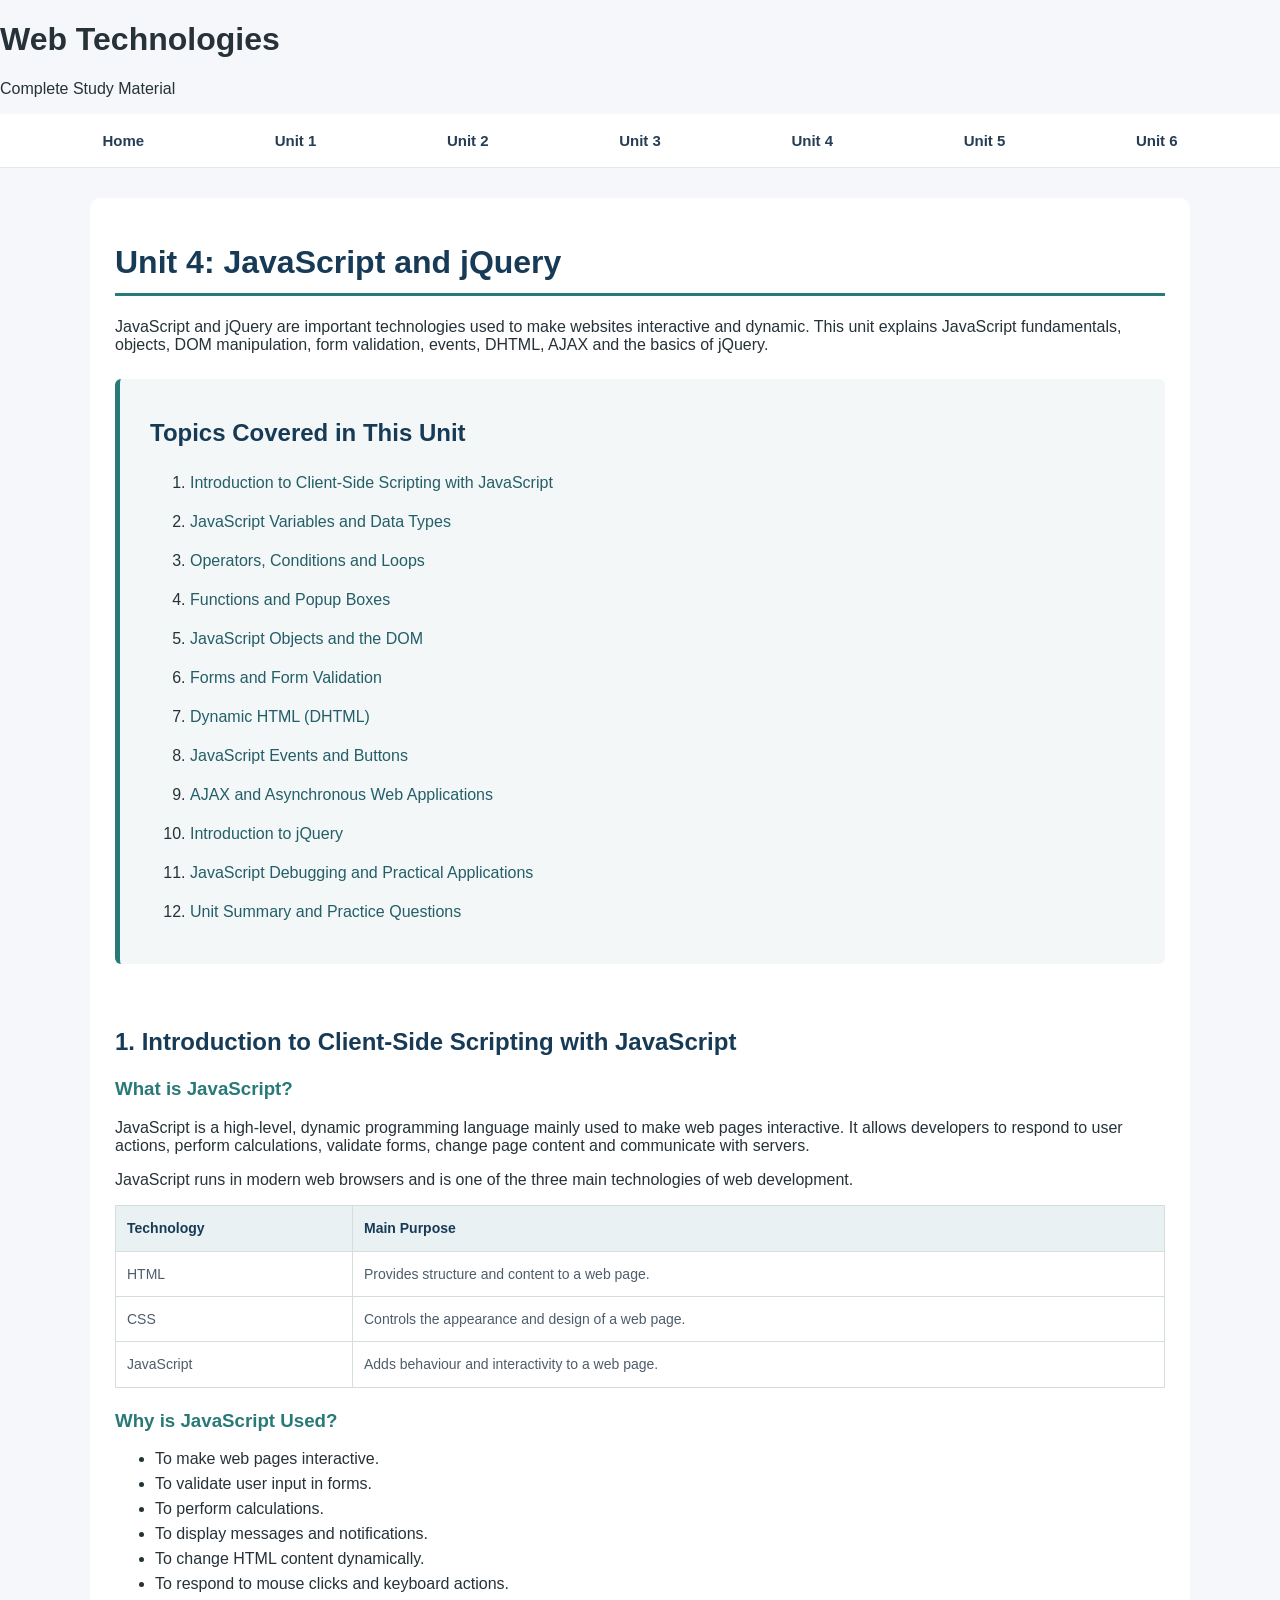
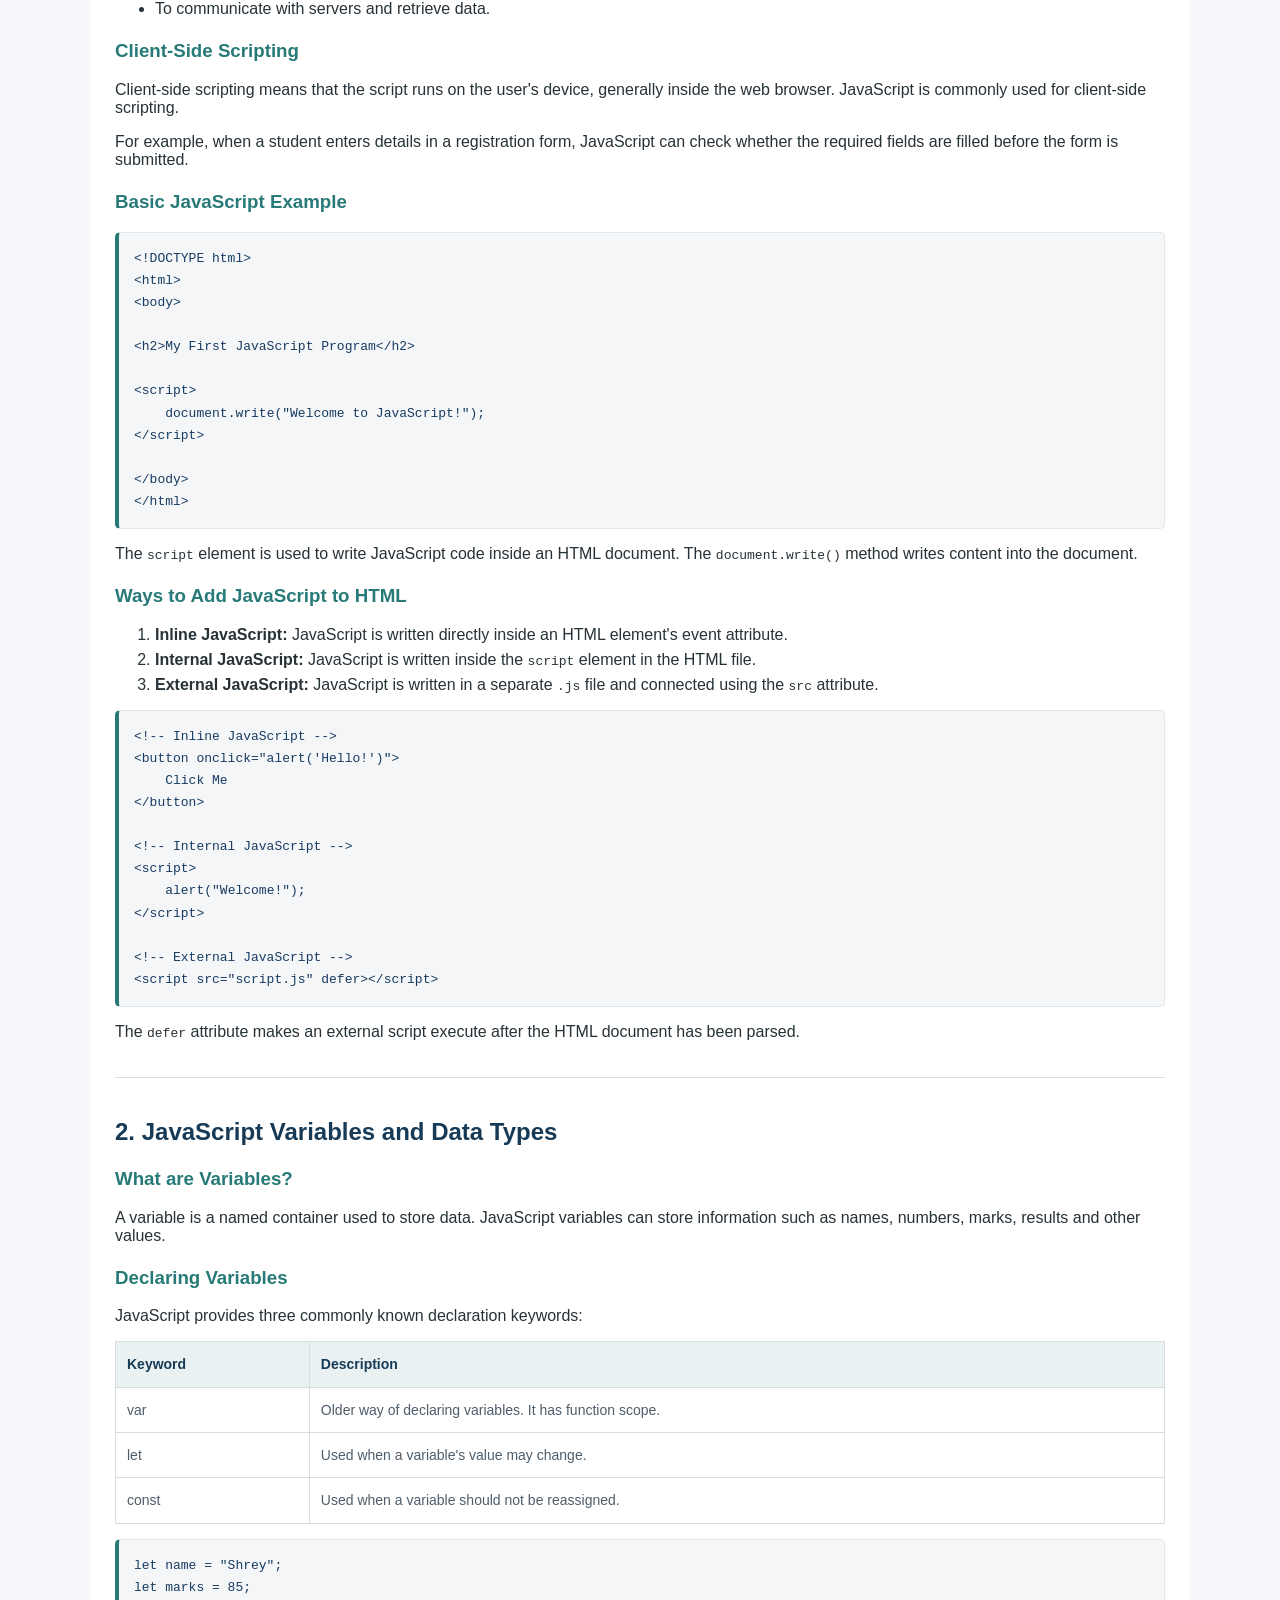
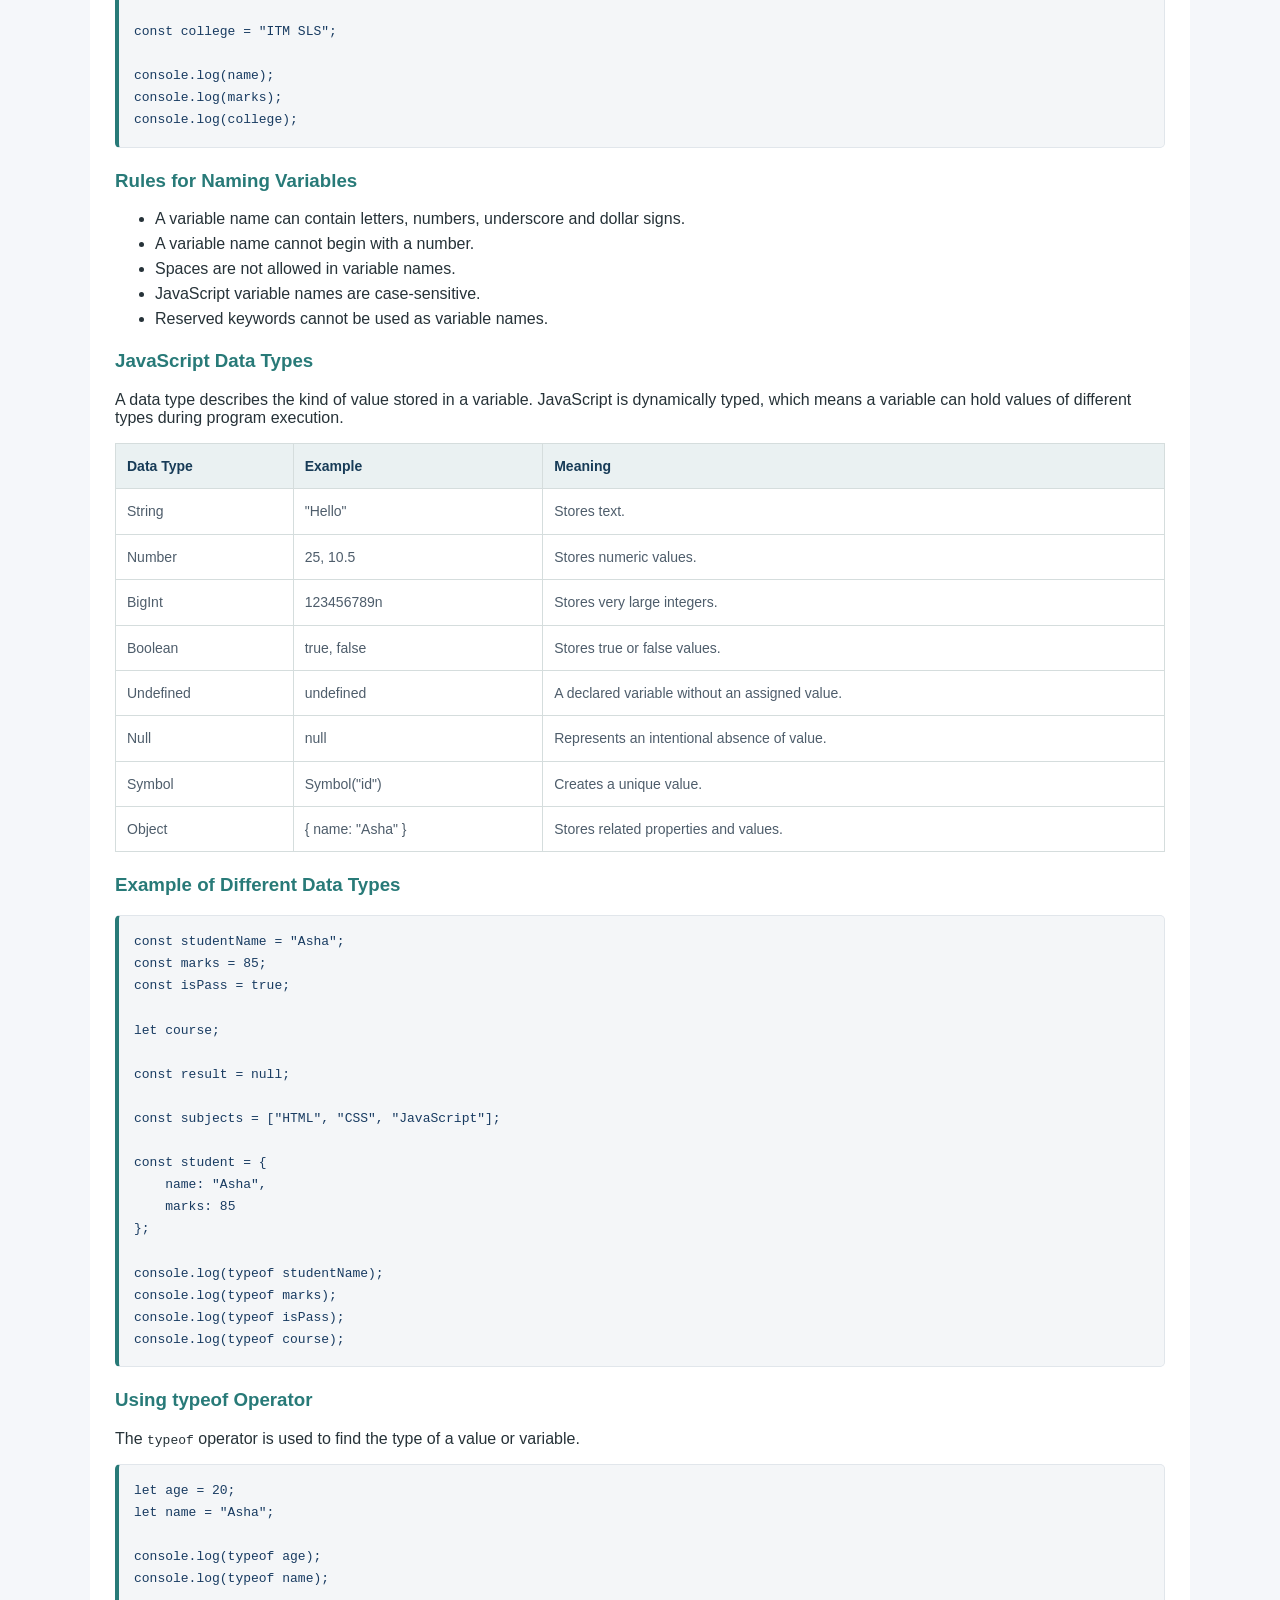
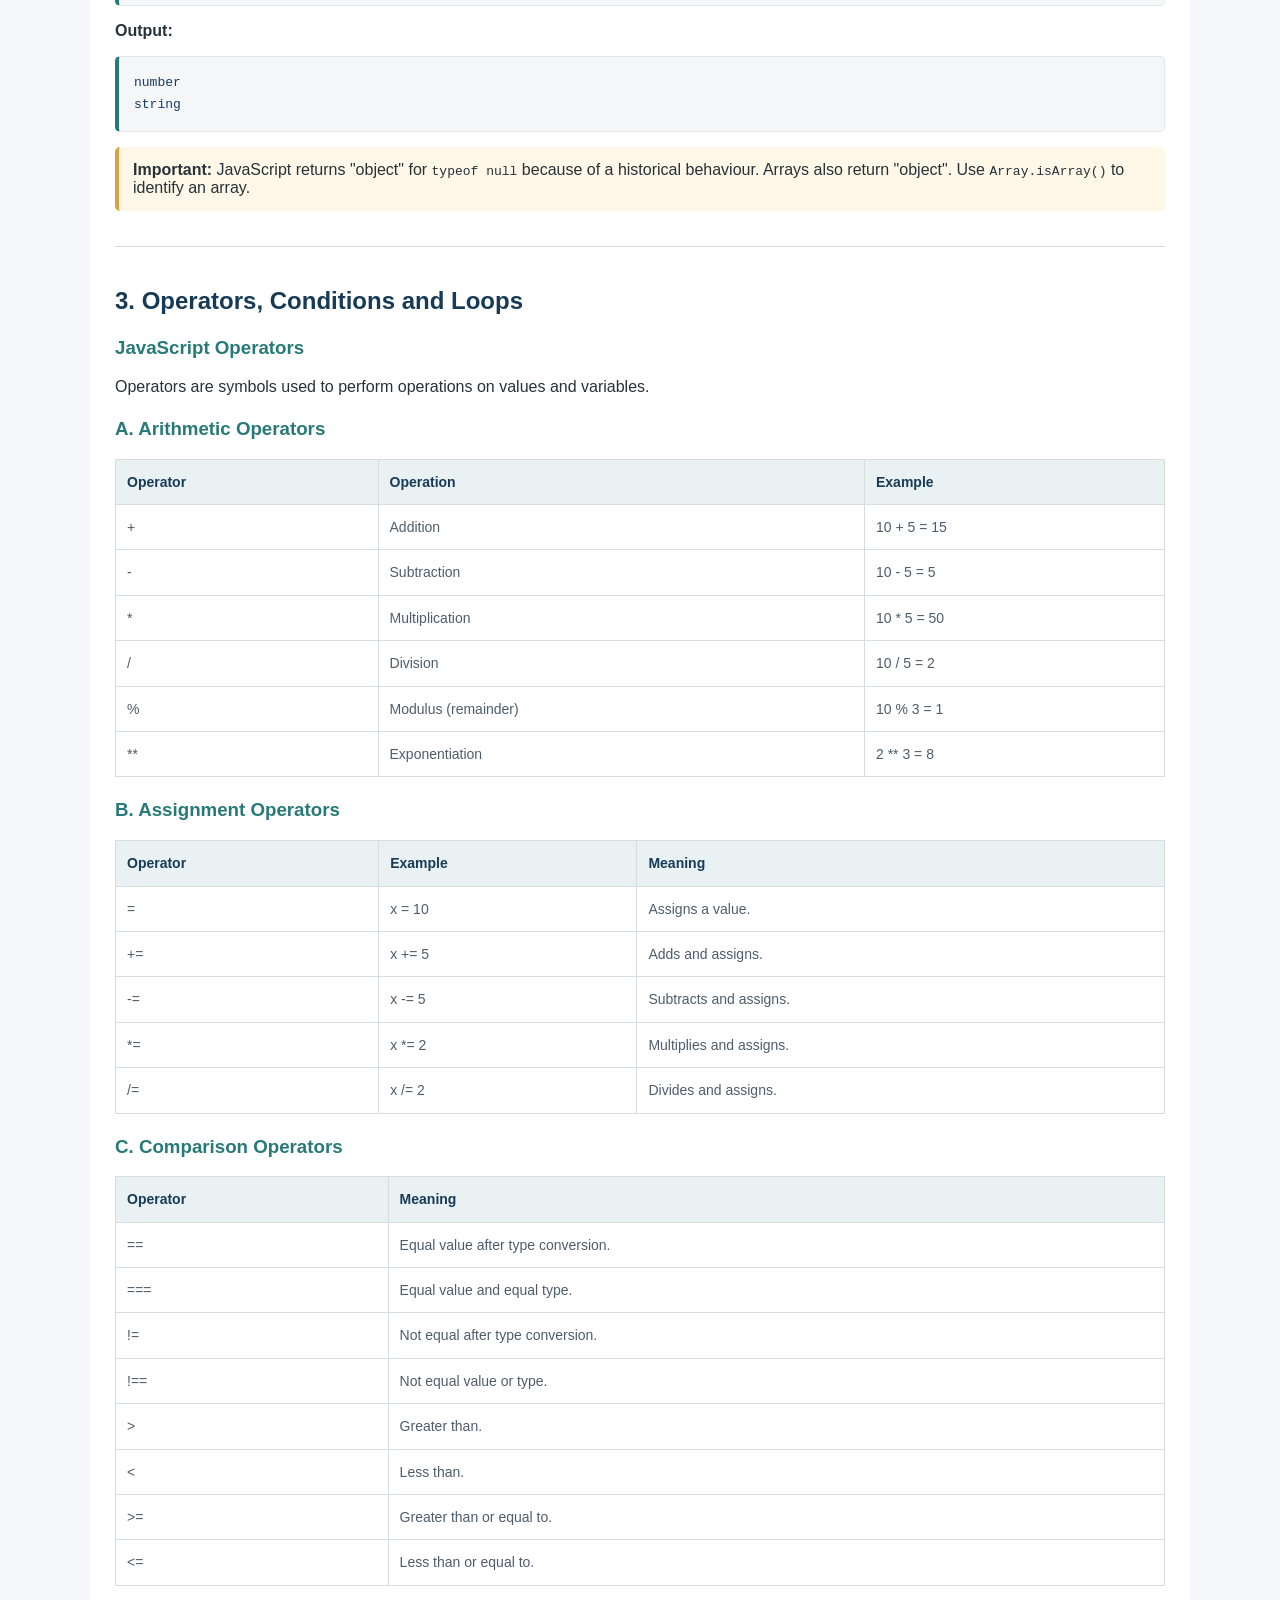
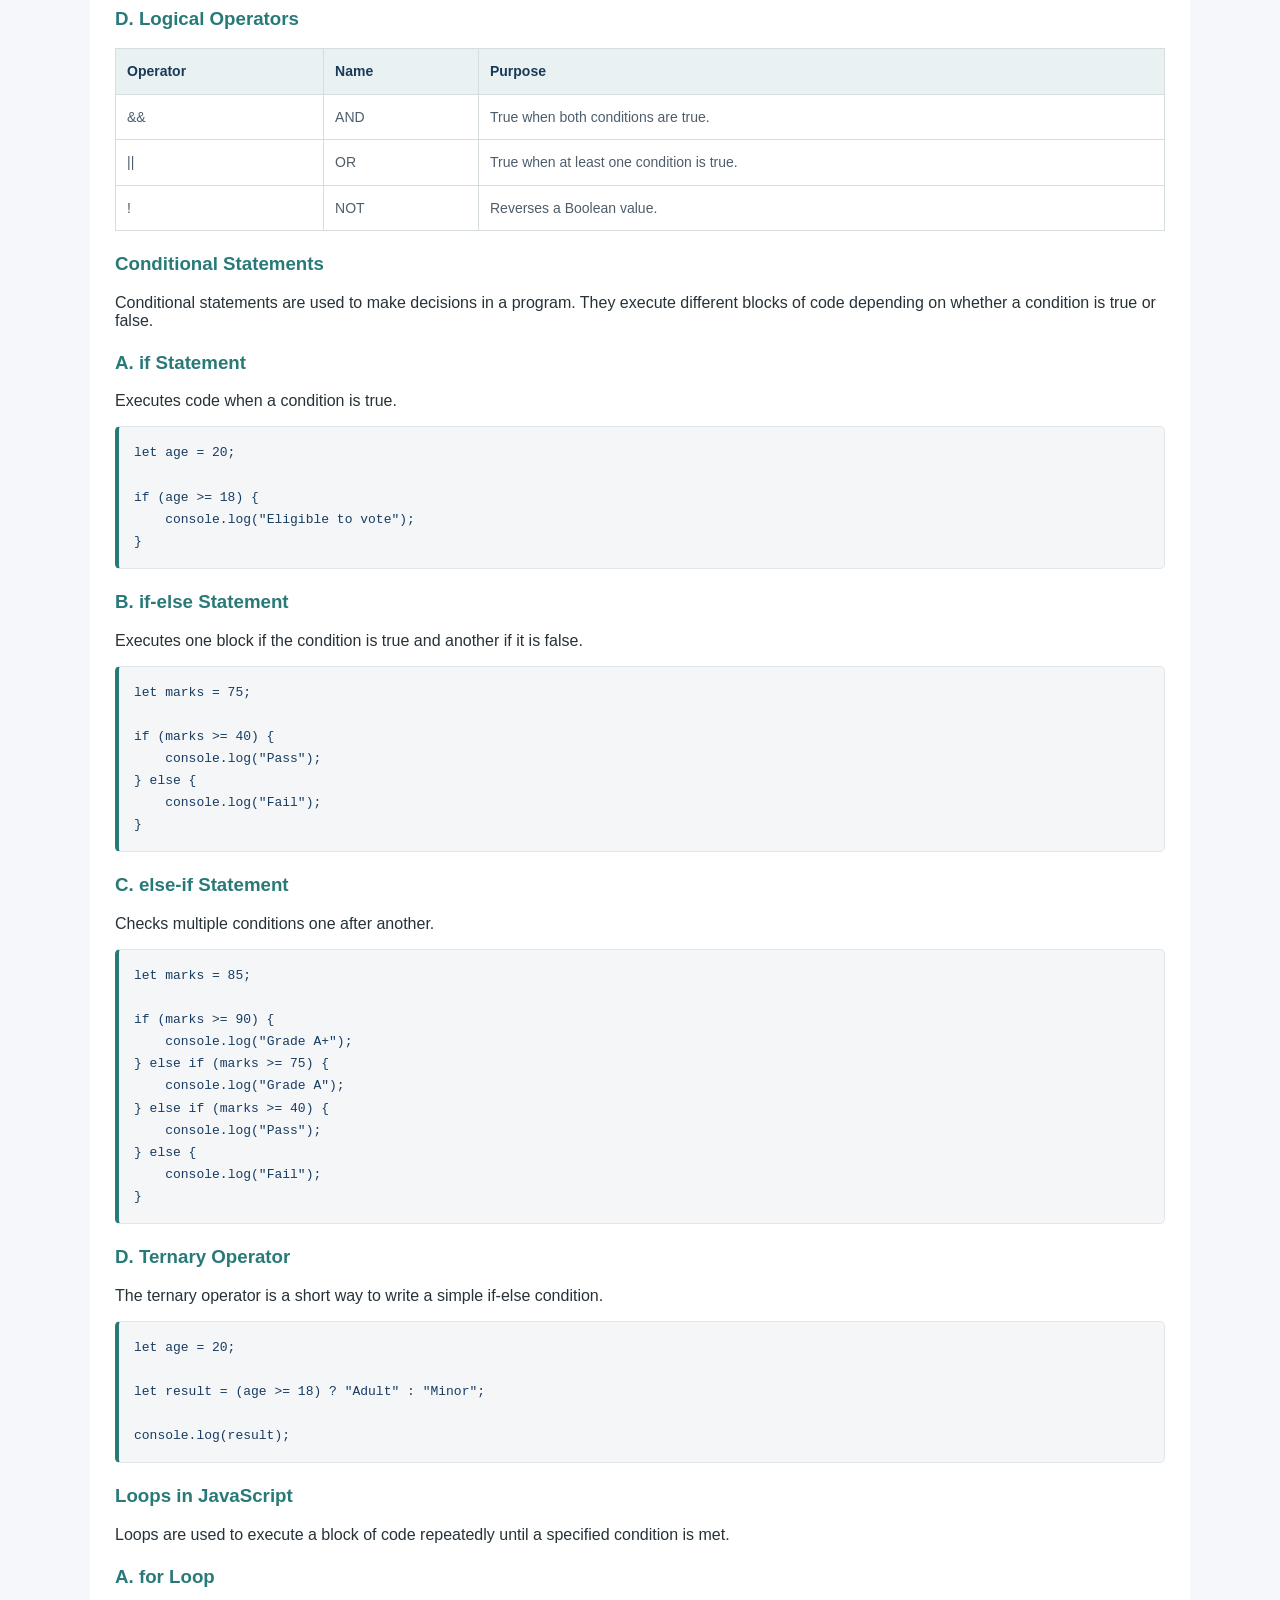
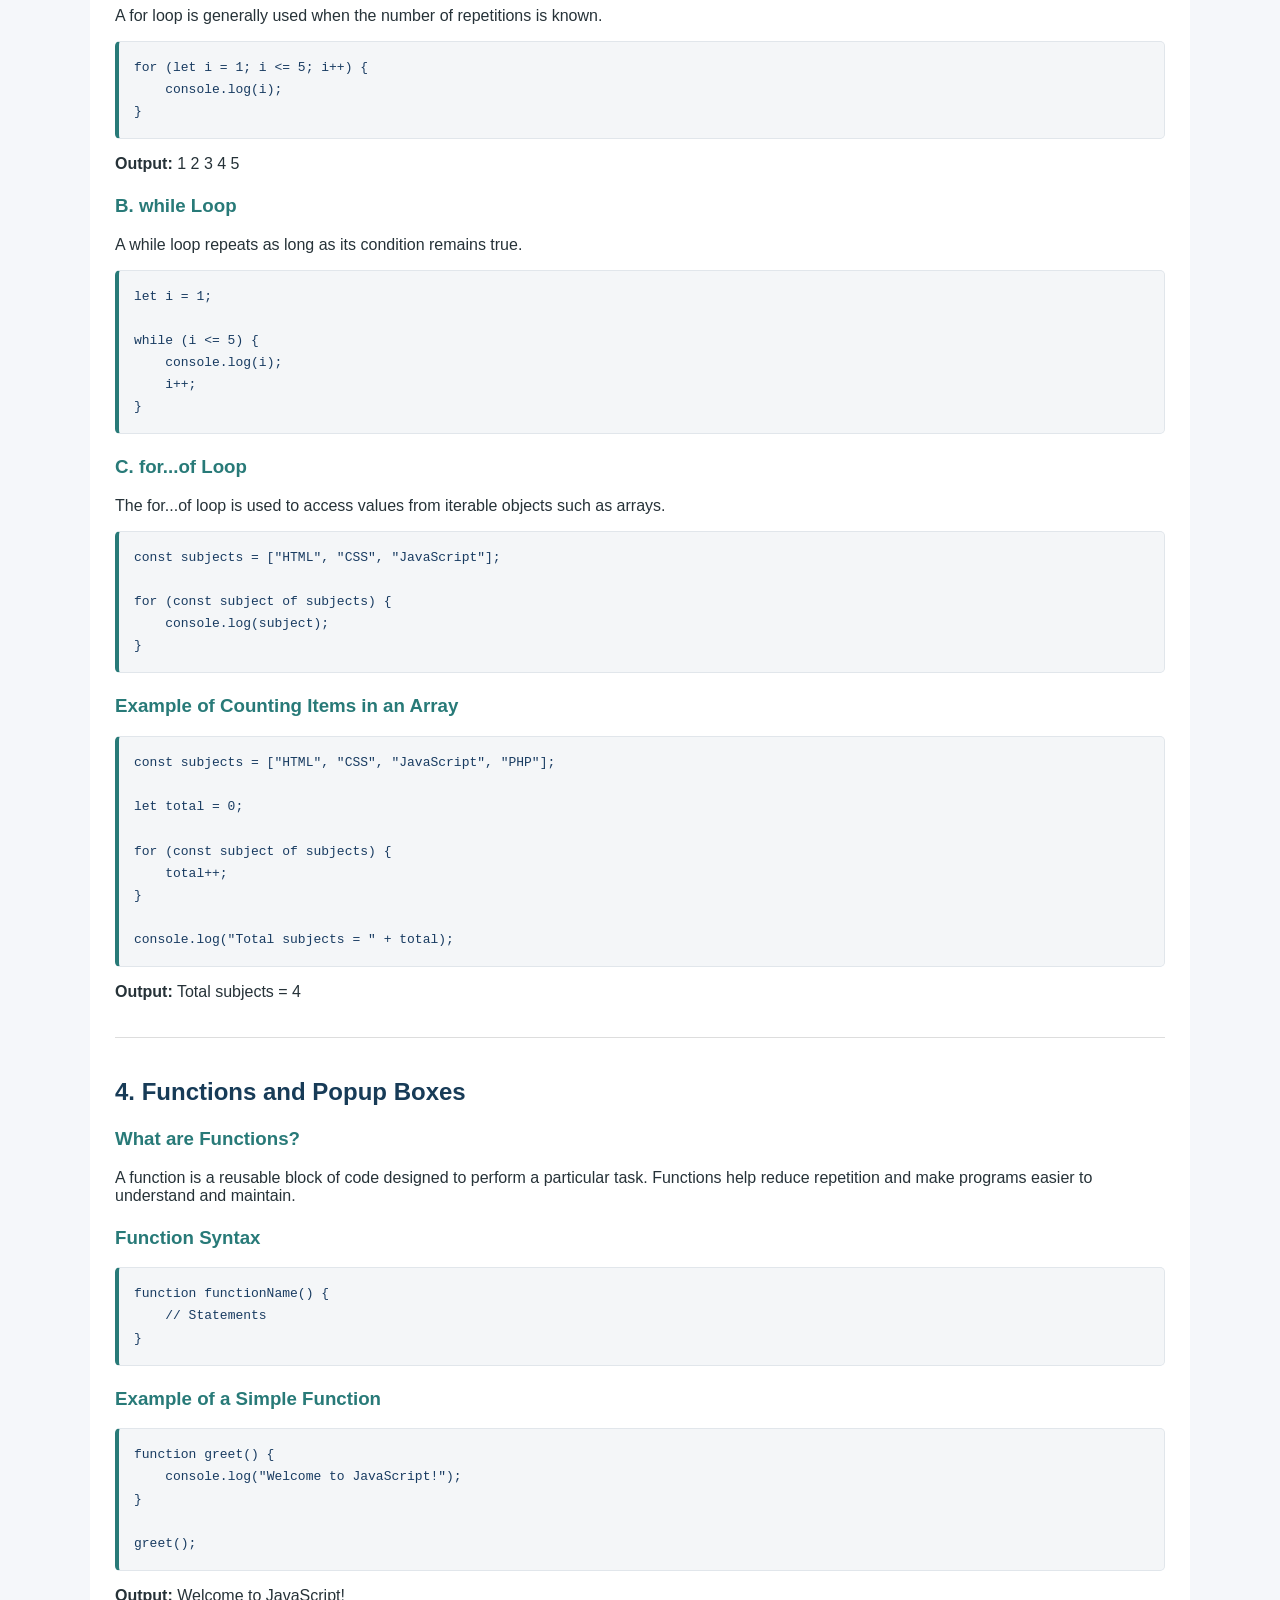
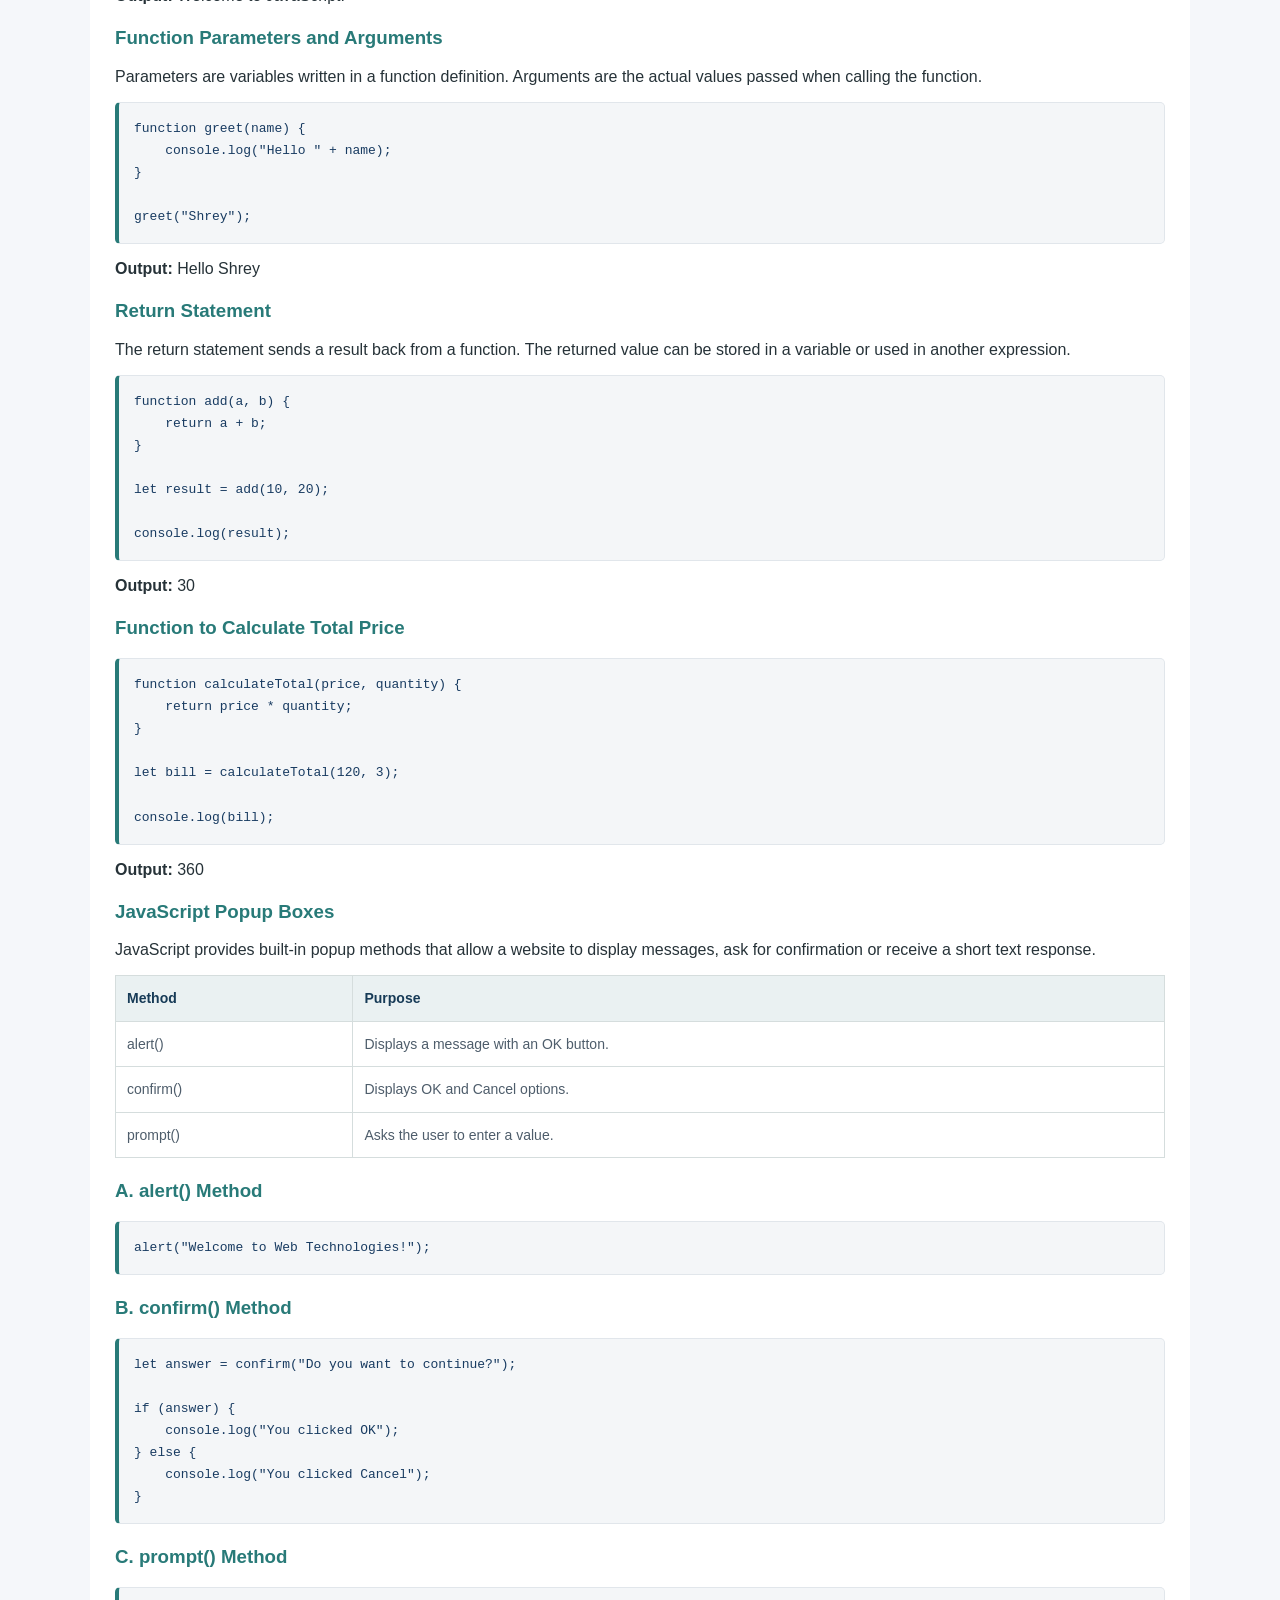
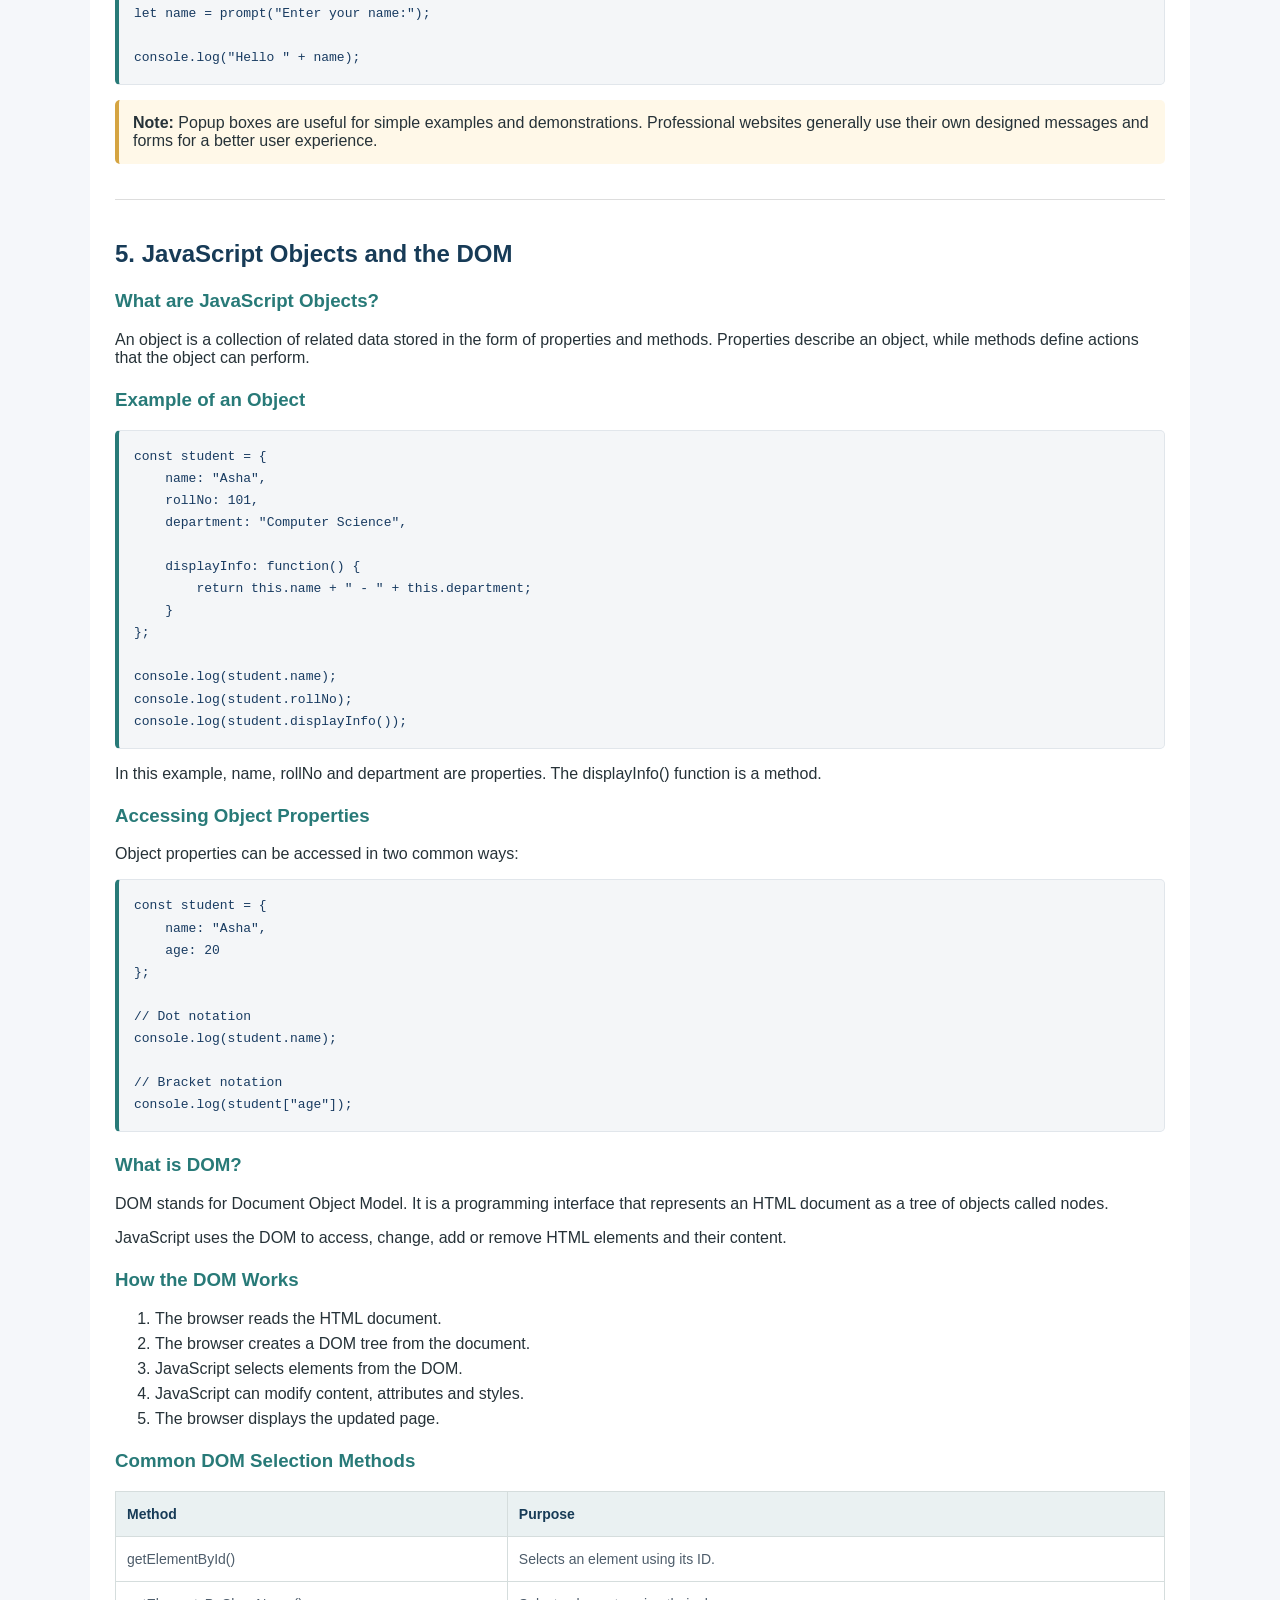
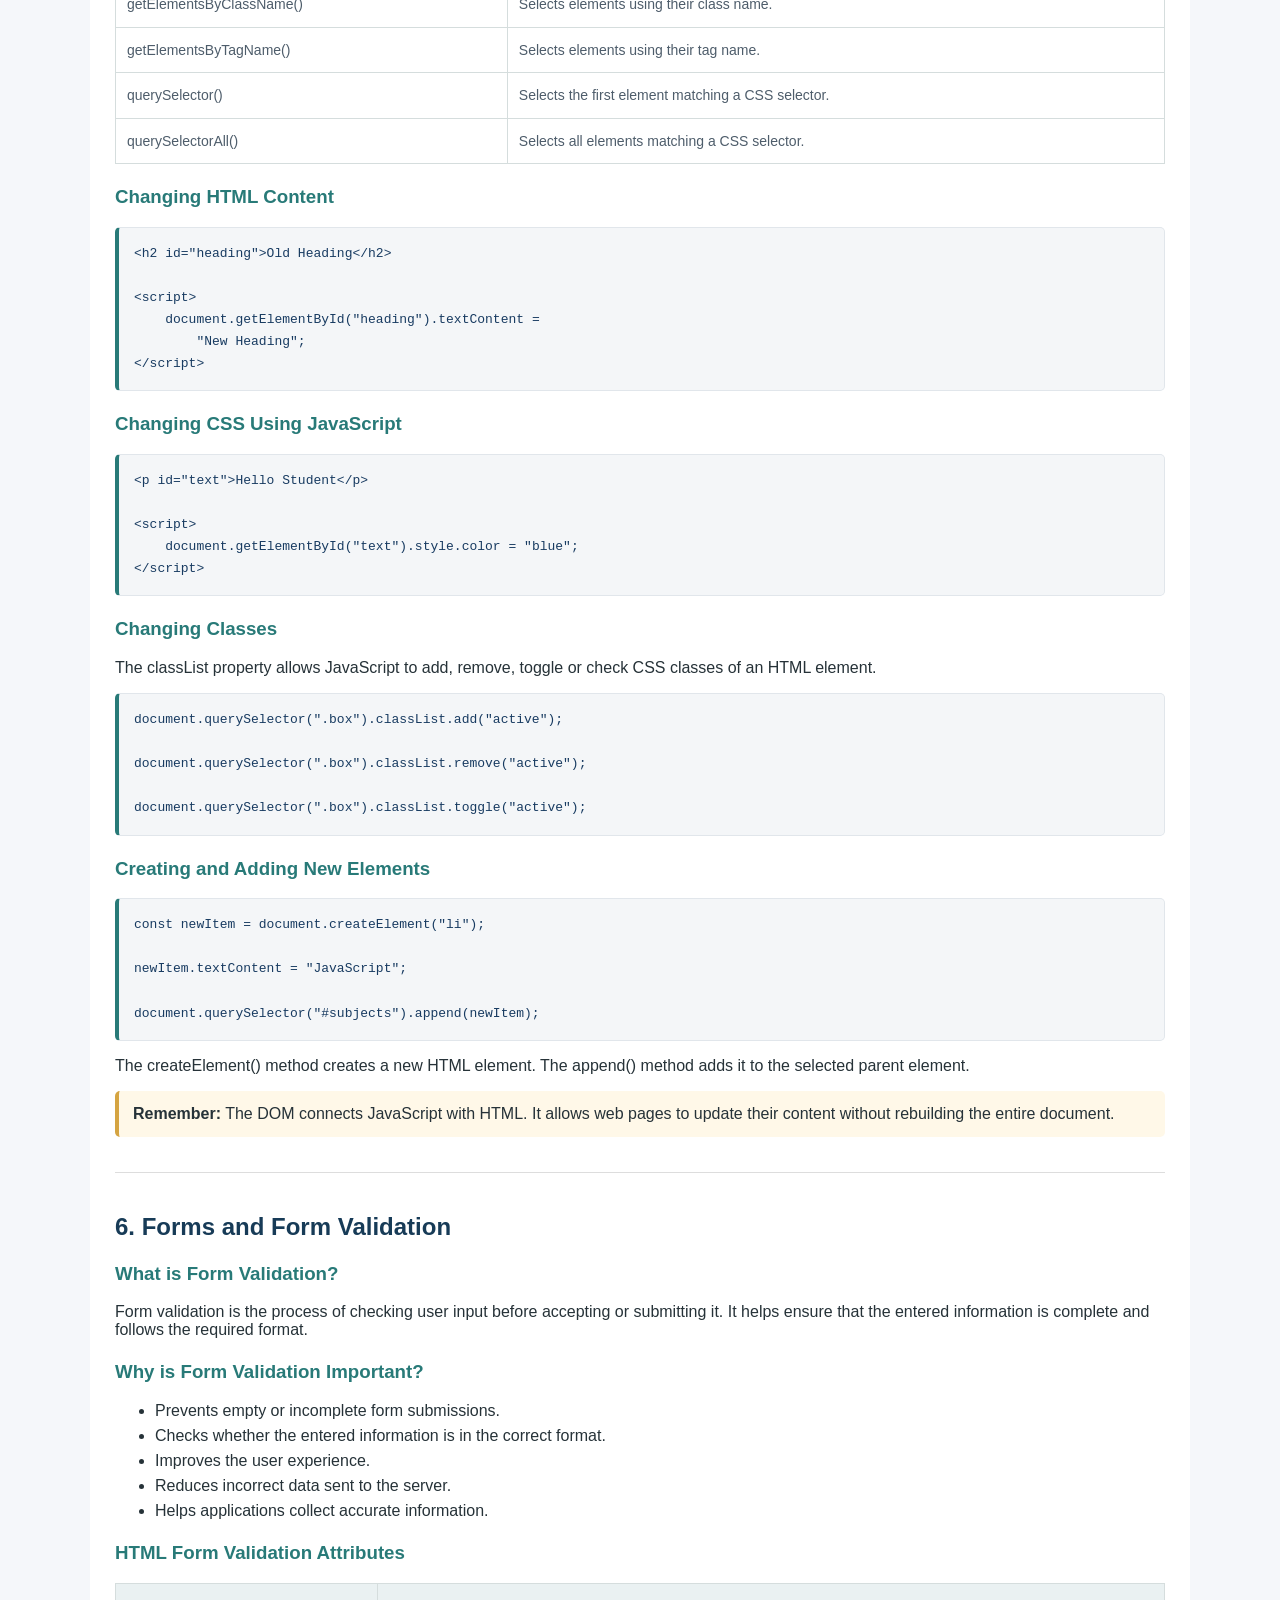
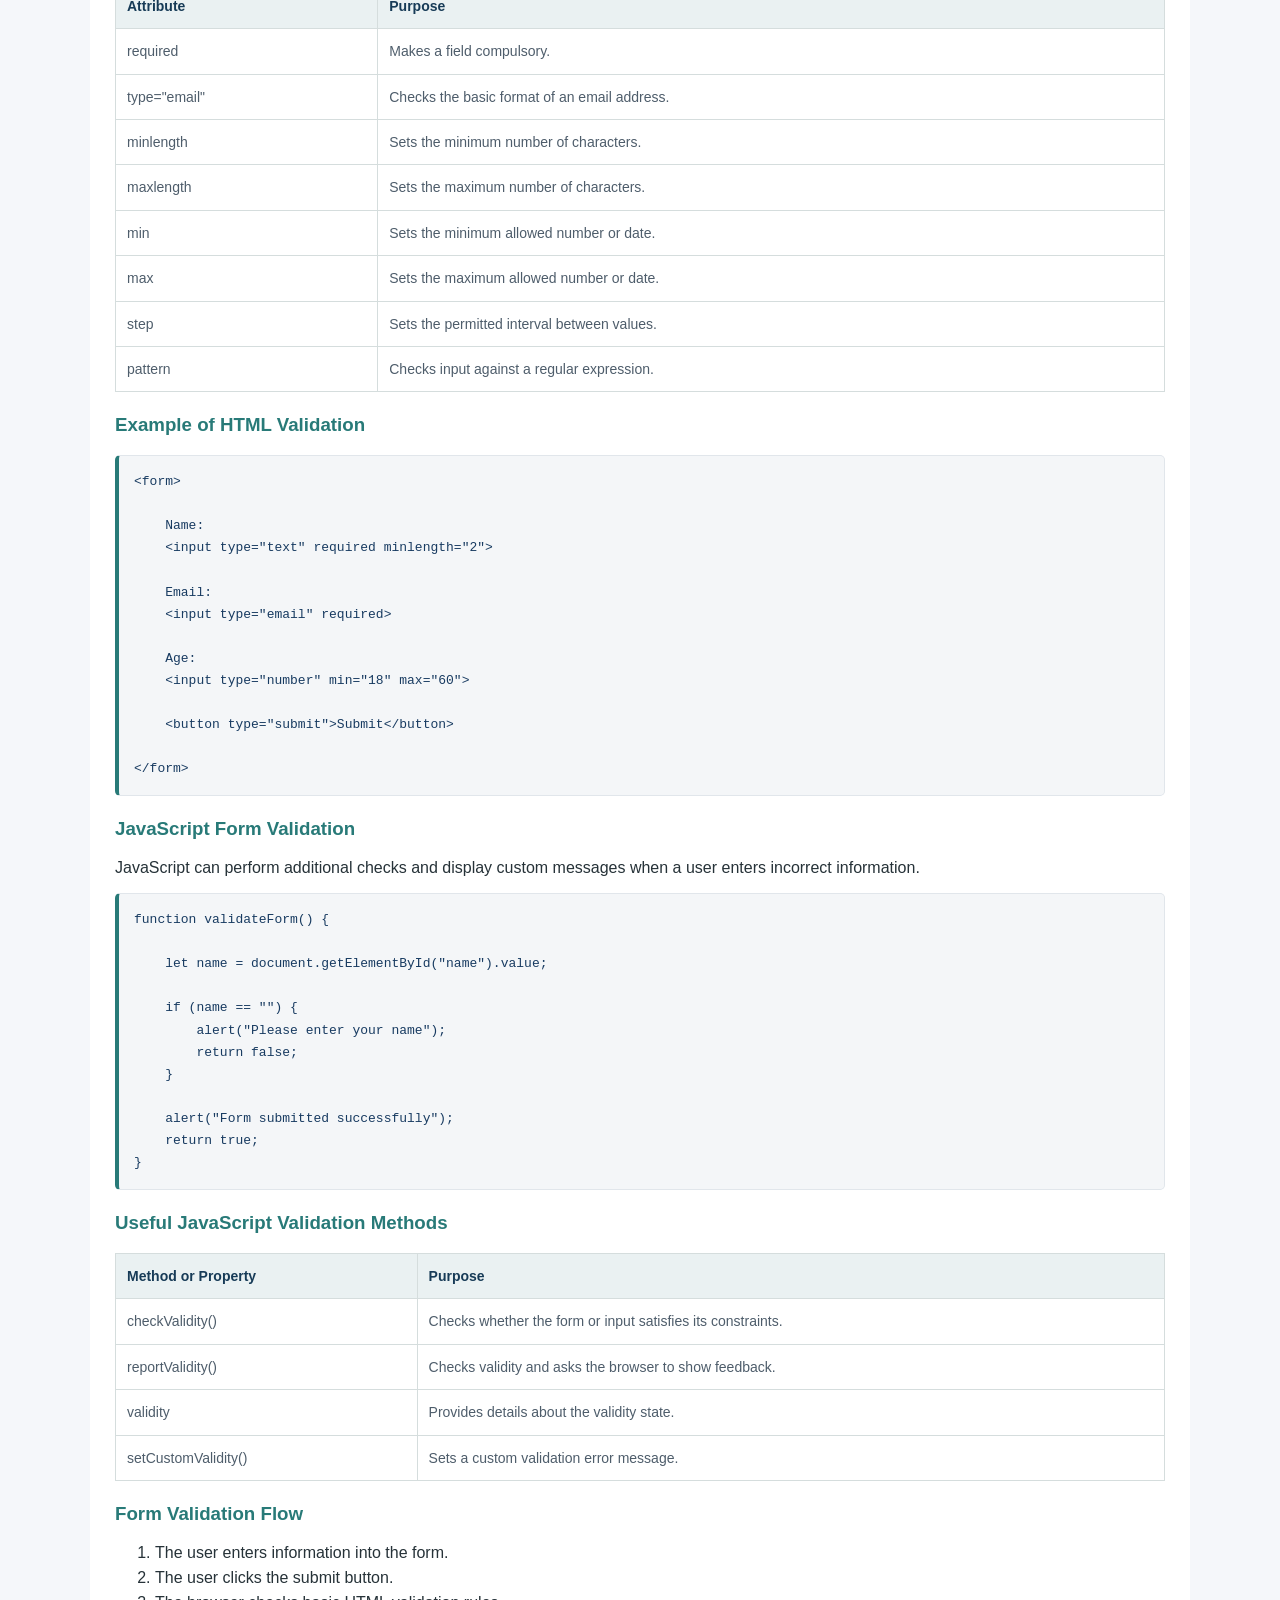
<file: unit4.html>
<!DOCTYPE html>
<html lang="en">
<head>
    <meta charset="UTF-8">
    <meta name="viewport" content="width=device-width, initial-scale=1.0">
    <title>Unit 4 - JavaScript and jQuery | Web Technologies</title>
    <link rel="stylesheet" href="style.css">

    <style>
        .unit-content {
            max-width: 1100px;
            margin: 30px auto;
            padding: 25px;
            background: white;
            border-radius: 10px;
        }

        .unit-heading {
            color: #173b57;
            border-bottom: 3px solid #287a78;
            padding-bottom: 12px;
        }

        .topic-list {
            background: #f3f7f7;
            border-left: 5px solid #287a78;
            padding: 20px 30px;
            border-radius: 6px;
            margin: 25px 0;
        }

        .topic-list h2 {
            color: #173b57;
        }

        .topic-list ol {
            line-height: 2;
        }

        .topic-list a {
            color: #245e68;
            text-decoration: none;
        }

        .topic-list a:hover {
            text-decoration: underline;
        }

        .content-section {
            padding: 20px 0;
            border-bottom: 1px solid #dddddd;
            scroll-margin-top: 20px;
        }

        .content-section h2 {
            color: #173b57;
        }

        .content-section h3 {
            color: #287a78;
            margin-top: 22px;
        }

        .example {
            background: #f4f6f8;
            border-left: 4px solid #287a78;
            padding: 15px;
            border-radius: 5px;
            overflow-x: auto;
            margin: 15px 0;
        }

        .example pre {
            white-space: pre-wrap;
            overflow-wrap: anywhere;
            margin: 0;
        }

        .note {
            background: #fff8e8;
            border-left: 4px solid #d5a441;
            padding: 14px;
            margin: 15px 0;
            border-radius: 5px;
        }

        .comparison {
            width: 100%;
            border-collapse: collapse;
            margin: 15px 0;
        }

        .comparison th,
        .comparison td {
            border: 1px solid #d5dddd;
            padding: 11px;
            text-align: left;
        }

        .comparison th {
            background: #eaf1f2;
            color: #173b57;
        }

        .unit-footer {
            background: #f3f7f7;
            padding: 20px;
            border-radius: 7px;
            margin-top: 25px;
        }

        .unit-content li {
            margin-bottom: 7px;
        }

        .unit-content code {
            overflow-wrap: anywhere;
        }

        @media (max-width: 650px) {
            .unit-content {
                padding: 15px;
            }

            .comparison {
                font-size: 14px;
            }

            .comparison th,
            .comparison td {
                padding: 7px;
            }
        }
    </style>
</head>

<body>

<header>
    <h1>Web Technologies</h1>
    <p>Complete Study Material</p>
</header>

<nav>
    <a href="index.html">Home</a>
    <a href="unit1.html">Unit 1</a>
    <a href="unit2.html">Unit 2</a>
    <a href="unit3.html">Unit 3</a>
    <a href="unit4.html">Unit 4</a>
    <a href="unit5.html">Unit 5</a>
    <a href="unit6.html">Unit 6</a>
</nav>

<main class="unit-content">

    <h1 class="unit-heading">Unit 4: JavaScript and jQuery</h1>

    <p>
        JavaScript and jQuery are important technologies used to make websites
        interactive and dynamic. This unit explains JavaScript fundamentals,
        objects, DOM manipulation, form validation, events, DHTML, AJAX
        and the basics of jQuery.
    </p>

    <!-- TOPIC LIST -->

    <div class="topic-list">
        <h2>Topics Covered in This Unit</h2>

        <ol>
            <li><a href="#topic1">Introduction to Client-Side Scripting with JavaScript</a></li>
            <li><a href="#topic2">JavaScript Variables and Data Types</a></li>
            <li><a href="#topic3">Operators, Conditions and Loops</a></li>
            <li><a href="#topic4">Functions and Popup Boxes</a></li>
            <li><a href="#topic5">JavaScript Objects and the DOM</a></li>
            <li><a href="#topic6">Forms and Form Validation</a></li>
            <li><a href="#topic7">Dynamic HTML (DHTML)</a></li>
            <li><a href="#topic8">JavaScript Events and Buttons</a></li>
            <li><a href="#topic9">AJAX and Asynchronous Web Applications</a></li>
            <li><a href="#topic10">Introduction to jQuery</a></li>
            <li><a href="#topic11">JavaScript Debugging and Practical Applications</a></li>
            <li><a href="#topic12">Unit Summary and Practice Questions</a></li>
        </ol>
    </div>


    <!-- TOPIC 1 -->

    <section class="content-section" id="topic1">

        <h2>1. Introduction to Client-Side Scripting with JavaScript</h2>

        <h3>What is JavaScript?</h3>

        <p>
            JavaScript is a high-level, dynamic programming language mainly
            used to make web pages interactive. It allows developers to
            respond to user actions, perform calculations, validate forms,
            change page content and communicate with servers.
        </p>

        <p>
            JavaScript runs in modern web browsers and is one of the three
            main technologies of web development.
        </p>

        <table class="comparison">
            <tr>
                <th>Technology</th>
                <th>Main Purpose</th>
            </tr>
            <tr>
                <td>HTML</td>
                <td>Provides structure and content to a web page.</td>
            </tr>
            <tr>
                <td>CSS</td>
                <td>Controls the appearance and design of a web page.</td>
            </tr>
            <tr>
                <td>JavaScript</td>
                <td>Adds behaviour and interactivity to a web page.</td>
            </tr>
        </table>

        <h3>Why is JavaScript Used?</h3>

        <ul>
            <li>To make web pages interactive.</li>
            <li>To validate user input in forms.</li>
            <li>To perform calculations.</li>
            <li>To display messages and notifications.</li>
            <li>To change HTML content dynamically.</li>
            <li>To respond to mouse clicks and keyboard actions.</li>
            <li>To communicate with servers and retrieve data.</li>
        </ul>

        <h3>Client-Side Scripting</h3>

        <p>
            Client-side scripting means that the script runs on the user's
            device, generally inside the web browser. JavaScript is commonly
            used for client-side scripting.
        </p>

        <p>
            For example, when a student enters details in a registration
            form, JavaScript can check whether the required fields are
            filled before the form is submitted.
        </p>

        <h3>Basic JavaScript Example</h3>

        <div class="example">
<pre>
&lt;!DOCTYPE html&gt;
&lt;html&gt;
&lt;body&gt;

&lt;h2&gt;My First JavaScript Program&lt;/h2&gt;

&lt;script&gt;
    document.write("Welcome to JavaScript!");
&lt;/script&gt;

&lt;/body&gt;
&lt;/html&gt;
</pre>
        </div>

        <p>
            The <code>script</code> element is used to write JavaScript
            code inside an HTML document. The
            <code>document.write()</code> method writes content into
            the document.
        </p>

        <h3>Ways to Add JavaScript to HTML</h3>

        <ol>
            <li>
                <b>Inline JavaScript:</b> JavaScript is written directly
                inside an HTML element's event attribute.
            </li>
            <li>
                <b>Internal JavaScript:</b> JavaScript is written inside
                the <code>script</code> element in the HTML file.
            </li>
            <li>
                <b>External JavaScript:</b> JavaScript is written in a
                separate <code>.js</code> file and connected using
                the <code>src</code> attribute.
            </li>
        </ol>

        <div class="example">
<pre>
&lt;!-- Inline JavaScript --&gt;
&lt;button onclick="alert('Hello!')"&gt;
    Click Me
&lt;/button&gt;

&lt;!-- Internal JavaScript --&gt;
&lt;script&gt;
    alert("Welcome!");
&lt;/script&gt;

&lt;!-- External JavaScript --&gt;
&lt;script src="script.js" defer&gt;&lt;/script&gt;
</pre>
        </div>

        <p>
            The <code>defer</code> attribute makes an external script
            execute after the HTML document has been parsed.
        </p>

    </section>


    <!-- TOPIC 2 -->

    <section class="content-section" id="topic2">

        <h2>2. JavaScript Variables and Data Types</h2>

        <h3>What are Variables?</h3>

        <p>
            A variable is a named container used to store data.
            JavaScript variables can store information such as names,
            numbers, marks, results and other values.
        </p>

        <h3>Declaring Variables</h3>

        <p>JavaScript provides three commonly known declaration keywords:</p>

        <table class="comparison">
            <tr>
                <th>Keyword</th>
                <th>Description</th>
            </tr>
            <tr>
                <td>var</td>
                <td>Older way of declaring variables. It has function scope.</td>
            </tr>
            <tr>
                <td>let</td>
                <td>Used when a variable's value may change.</td>
            </tr>
            <tr>
                <td>const</td>
                <td>Used when a variable should not be reassigned.</td>
            </tr>
        </table>

        <div class="example">
<pre>
let name = "Shrey";
let marks = 85;

const college = "ITM SLS";

console.log(name);
console.log(marks);
console.log(college);
</pre>
        </div>

        <h3>Rules for Naming Variables</h3>

        <ul>
            <li>A variable name can contain letters, numbers, underscore and dollar signs.</li>
            <li>A variable name cannot begin with a number.</li>
            <li>Spaces are not allowed in variable names.</li>
            <li>JavaScript variable names are case-sensitive.</li>
            <li>Reserved keywords cannot be used as variable names.</li>
        </ul>

        <h3>JavaScript Data Types</h3>

        <p>
            A data type describes the kind of value stored in a variable.
            JavaScript is dynamically typed, which means a variable can
            hold values of different types during program execution.
        </p>

        <table class="comparison">
            <tr>
                <th>Data Type</th>
                <th>Example</th>
                <th>Meaning</th>
            </tr>
            <tr>
                <td>String</td>
                <td>"Hello"</td>
                <td>Stores text.</td>
            </tr>
            <tr>
                <td>Number</td>
                <td>25, 10.5</td>
                <td>Stores numeric values.</td>
            </tr>
            <tr>
                <td>BigInt</td>
                <td>123456789n</td>
                <td>Stores very large integers.</td>
            </tr>
            <tr>
                <td>Boolean</td>
                <td>true, false</td>
                <td>Stores true or false values.</td>
            </tr>
            <tr>
                <td>Undefined</td>
                <td>undefined</td>
                <td>A declared variable without an assigned value.</td>
            </tr>
            <tr>
                <td>Null</td>
                <td>null</td>
                <td>Represents an intentional absence of value.</td>
            </tr>
            <tr>
                <td>Symbol</td>
                <td>Symbol("id")</td>
                <td>Creates a unique value.</td>
            </tr>
            <tr>
                <td>Object</td>
                <td>{ name: "Asha" }</td>
                <td>Stores related properties and values.</td>
            </tr>
        </table>

        <h3>Example of Different Data Types</h3>

        <div class="example">
<pre>
const studentName = "Asha";
const marks = 85;
const isPass = true;

let course;

const result = null;

const subjects = ["HTML", "CSS", "JavaScript"];

const student = {
    name: "Asha",
    marks: 85
};

console.log(typeof studentName);
console.log(typeof marks);
console.log(typeof isPass);
console.log(typeof course);
</pre>
        </div>

        <h3>Using typeof Operator</h3>

        <p>
            The <code>typeof</code> operator is used to find the type of
            a value or variable.
        </p>

        <div class="example">
<pre>
let age = 20;
let name = "Asha";

console.log(typeof age);
console.log(typeof name);
</pre>
        </div>

        <p><b>Output:</b></p>

        <div class="example">
<pre>
number
string
</pre>
        </div>

        <div class="note">
            <b>Important:</b> JavaScript returns "object" for
            <code>typeof null</code> because of a historical behaviour.
            Arrays also return "object". Use
            <code>Array.isArray()</code> to identify an array.
        </div>

    </section>


    <!-- TOPIC 3 -->

    <section class="content-section" id="topic3">

        <h2>3. Operators, Conditions and Loops</h2>

        <h3>JavaScript Operators</h3>

        <p>
            Operators are symbols used to perform operations on values
            and variables.
        </p>

        <h3>A. Arithmetic Operators</h3>

        <table class="comparison">
            <tr>
                <th>Operator</th>
                <th>Operation</th>
                <th>Example</th>
            </tr>
            <tr>
                <td>+</td>
                <td>Addition</td>
                <td>10 + 5 = 15</td>
            </tr>
            <tr>
                <td>-</td>
                <td>Subtraction</td>
                <td>10 - 5 = 5</td>
            </tr>
            <tr>
                <td>*</td>
                <td>Multiplication</td>
                <td>10 * 5 = 50</td>
            </tr>
            <tr>
                <td>/</td>
                <td>Division</td>
                <td>10 / 5 = 2</td>
            </tr>
            <tr>
                <td>%</td>
                <td>Modulus (remainder)</td>
                <td>10 % 3 = 1</td>
            </tr>
            <tr>
                <td>**</td>
                <td>Exponentiation</td>
                <td>2 ** 3 = 8</td>
            </tr>
        </table>

        <h3>B. Assignment Operators</h3>

        <table class="comparison">
            <tr>
                <th>Operator</th>
                <th>Example</th>
                <th>Meaning</th>
            </tr>
            <tr>
                <td>=</td>
                <td>x = 10</td>
                <td>Assigns a value.</td>
            </tr>
            <tr>
                <td>+=</td>
                <td>x += 5</td>
                <td>Adds and assigns.</td>
            </tr>
            <tr>
                <td>-=</td>
                <td>x -= 5</td>
                <td>Subtracts and assigns.</td>
            </tr>
            <tr>
                <td>*=</td>
                <td>x *= 2</td>
                <td>Multiplies and assigns.</td>
            </tr>
            <tr>
                <td>/=</td>
                <td>x /= 2</td>
                <td>Divides and assigns.</td>
            </tr>
        </table>

        <h3>C. Comparison Operators</h3>

        <table class="comparison">
            <tr>
                <th>Operator</th>
                <th>Meaning</th>
            </tr>
            <tr><td>==</td><td>Equal value after type conversion.</td></tr>
            <tr><td>===</td><td>Equal value and equal type.</td></tr>
            <tr><td>!=</td><td>Not equal after type conversion.</td></tr>
            <tr><td>!==</td><td>Not equal value or type.</td></tr>
            <tr><td>&gt;</td><td>Greater than.</td></tr>
            <tr><td>&lt;</td><td>Less than.</td></tr>
            <tr><td>&gt;=</td><td>Greater than or equal to.</td></tr>
            <tr><td>&lt;=</td><td>Less than or equal to.</td></tr>
        </table>

        <h3>D. Logical Operators</h3>

        <table class="comparison">
            <tr>
                <th>Operator</th>
                <th>Name</th>
                <th>Purpose</th>
            </tr>
            <tr>
                <td>&amp;&amp;</td>
                <td>AND</td>
                <td>True when both conditions are true.</td>
            </tr>
            <tr>
                <td>||</td>
                <td>OR</td>
                <td>True when at least one condition is true.</td>
            </tr>
            <tr>
                <td>!</td>
                <td>NOT</td>
                <td>Reverses a Boolean value.</td>
            </tr>
        </table>

        <h3>Conditional Statements</h3>

        <p>
            Conditional statements are used to make decisions in a program.
            They execute different blocks of code depending on whether
            a condition is true or false.
        </p>

        <h3>A. if Statement</h3>

        <p>Executes code when a condition is true.</p>

        <div class="example">
<pre>
let age = 20;

if (age >= 18) {
    console.log("Eligible to vote");
}
</pre>
        </div>

        <h3>B. if-else Statement</h3>

        <p>Executes one block if the condition is true and another if it is false.</p>

        <div class="example">
<pre>
let marks = 75;

if (marks >= 40) {
    console.log("Pass");
} else {
    console.log("Fail");
}
</pre>
        </div>

        <h3>C. else-if Statement</h3>

        <p>Checks multiple conditions one after another.</p>

        <div class="example">
<pre>
let marks = 85;

if (marks >= 90) {
    console.log("Grade A+");
} else if (marks >= 75) {
    console.log("Grade A");
} else if (marks >= 40) {
    console.log("Pass");
} else {
    console.log("Fail");
}
</pre>
        </div>

        <h3>D. Ternary Operator</h3>

        <p>
            The ternary operator is a short way to write a simple
            if-else condition.
        </p>

        <div class="example">
<pre>
let age = 20;

let result = (age >= 18) ? "Adult" : "Minor";

console.log(result);
</pre>
        </div>

        <h3>Loops in JavaScript</h3>

        <p>
            Loops are used to execute a block of code repeatedly
            until a specified condition is met.
        </p>

        <h3>A. for Loop</h3>

        <p>
            A for loop is generally used when the number of repetitions
            is known.
        </p>

        <div class="example">
<pre>
for (let i = 1; i <= 5; i++) {
    console.log(i);
}
</pre>
        </div>

        <p><b>Output:</b> 1 2 3 4 5</p>

        <h3>B. while Loop</h3>

        <p>
            A while loop repeats as long as its condition remains true.
        </p>

        <div class="example">
<pre>
let i = 1;

while (i <= 5) {
    console.log(i);
    i++;
}
</pre>
        </div>

        <h3>C. for...of Loop</h3>

        <p>
            The for...of loop is used to access values from iterable
            objects such as arrays.
        </p>

        <div class="example">
<pre>
const subjects = ["HTML", "CSS", "JavaScript"];

for (const subject of subjects) {
    console.log(subject);
}
</pre>
        </div>

        <h3>Example of Counting Items in an Array</h3>

        <div class="example">
<pre>
const subjects = ["HTML", "CSS", "JavaScript", "PHP"];

let total = 0;

for (const subject of subjects) {
    total++;
}

console.log("Total subjects = " + total);
</pre>
        </div>

        <p><b>Output:</b> Total subjects = 4</p>

    </section>


    <!-- TOPIC 4 -->

    <section class="content-section" id="topic4">

        <h2>4. Functions and Popup Boxes</h2>

        <h3>What are Functions?</h3>

        <p>
            A function is a reusable block of code designed to perform
            a particular task. Functions help reduce repetition and make
            programs easier to understand and maintain.
        </p>

        <h3>Function Syntax</h3>

        <div class="example">
<pre>
function functionName() {
    // Statements
}
</pre>
        </div>

        <h3>Example of a Simple Function</h3>

        <div class="example">
<pre>
function greet() {
    console.log("Welcome to JavaScript!");
}

greet();
</pre>
        </div>

        <p><b>Output:</b> Welcome to JavaScript!</p>

        <h3>Function Parameters and Arguments</h3>

        <p>
            Parameters are variables written in a function definition.
            Arguments are the actual values passed when calling the function.
        </p>

        <div class="example">
<pre>
function greet(name) {
    console.log("Hello " + name);
}

greet("Shrey");
</pre>
        </div>

        <p><b>Output:</b> Hello Shrey</p>

        <h3>Return Statement</h3>

        <p>
            The return statement sends a result back from a function.
            The returned value can be stored in a variable or used
            in another expression.
        </p>

        <div class="example">
<pre>
function add(a, b) {
    return a + b;
}

let result = add(10, 20);

console.log(result);
</pre>
        </div>

        <p><b>Output:</b> 30</p>

        <h3>Function to Calculate Total Price</h3>

        <div class="example">
<pre>
function calculateTotal(price, quantity) {
    return price * quantity;
}

let bill = calculateTotal(120, 3);

console.log(bill);
</pre>
        </div>

        <p><b>Output:</b> 360</p>

        <h3>JavaScript Popup Boxes</h3>

        <p>
            JavaScript provides built-in popup methods that allow a
            website to display messages, ask for confirmation or
            receive a short text response.
        </p>

        <table class="comparison">
            <tr>
                <th>Method</th>
                <th>Purpose</th>
            </tr>
            <tr>
                <td>alert()</td>
                <td>Displays a message with an OK button.</td>
            </tr>
            <tr>
                <td>confirm()</td>
                <td>Displays OK and Cancel options.</td>
            </tr>
            <tr>
                <td>prompt()</td>
                <td>Asks the user to enter a value.</td>
            </tr>
        </table>

        <h3>A. alert() Method</h3>

        <div class="example">
<pre>
alert("Welcome to Web Technologies!");
</pre>
        </div>

        <h3>B. confirm() Method</h3>

        <div class="example">
<pre>
let answer = confirm("Do you want to continue?");

if (answer) {
    console.log("You clicked OK");
} else {
    console.log("You clicked Cancel");
}
</pre>
        </div>

        <h3>C. prompt() Method</h3>

        <div class="example">
<pre>
let name = prompt("Enter your name:");

console.log("Hello " + name);
</pre>
        </div>

        <div class="note">
            <b>Note:</b> Popup boxes are useful for simple examples and
            demonstrations. Professional websites generally use their
            own designed messages and forms for a better user experience.
        </div>

    </section>


    <!-- TOPIC 5 -->

    <section class="content-section" id="topic5">

        <h2>5. JavaScript Objects and the DOM</h2>

        <h3>What are JavaScript Objects?</h3>

        <p>
            An object is a collection of related data stored in the form
            of properties and methods. Properties describe an object,
            while methods define actions that the object can perform.
        </p>

        <h3>Example of an Object</h3>

        <div class="example">
<pre>
const student = {
    name: "Asha",
    rollNo: 101,
    department: "Computer Science",

    displayInfo: function() {
        return this.name + " - " + this.department;
    }
};

console.log(student.name);
console.log(student.rollNo);
console.log(student.displayInfo());
</pre>
        </div>

        <p>
            In this example, name, rollNo and department are properties.
            The displayInfo() function is a method.
        </p>

        <h3>Accessing Object Properties</h3>

        <p>Object properties can be accessed in two common ways:</p>

        <div class="example">
<pre>
const student = {
    name: "Asha",
    age: 20
};

// Dot notation
console.log(student.name);

// Bracket notation
console.log(student["age"]);
</pre>
        </div>

        <h3>What is DOM?</h3>

        <p>
            DOM stands for Document Object Model. It is a programming
            interface that represents an HTML document as a tree of
            objects called nodes.
        </p>

        <p>
            JavaScript uses the DOM to access, change, add or remove
            HTML elements and their content.
        </p>

        <h3>How the DOM Works</h3>

        <ol>
            <li>The browser reads the HTML document.</li>
            <li>The browser creates a DOM tree from the document.</li>
            <li>JavaScript selects elements from the DOM.</li>
            <li>JavaScript can modify content, attributes and styles.</li>
            <li>The browser displays the updated page.</li>
        </ol>

        <h3>Common DOM Selection Methods</h3>

        <table class="comparison">
            <tr>
                <th>Method</th>
                <th>Purpose</th>
            </tr>
            <tr>
                <td>getElementById()</td>
                <td>Selects an element using its ID.</td>
            </tr>
            <tr>
                <td>getElementsByClassName()</td>
                <td>Selects elements using their class name.</td>
            </tr>
            <tr>
                <td>getElementsByTagName()</td>
                <td>Selects elements using their tag name.</td>
            </tr>
            <tr>
                <td>querySelector()</td>
                <td>Selects the first element matching a CSS selector.</td>
            </tr>
            <tr>
                <td>querySelectorAll()</td>
                <td>Selects all elements matching a CSS selector.</td>
            </tr>
        </table>

        <h3>Changing HTML Content</h3>

        <div class="example">
<pre>
&lt;h2 id="heading"&gt;Old Heading&lt;/h2&gt;

&lt;script&gt;
    document.getElementById("heading").textContent =
        "New Heading";
&lt;/script&gt;
</pre>
        </div>

        <h3>Changing CSS Using JavaScript</h3>

        <div class="example">
<pre>
&lt;p id="text"&gt;Hello Student&lt;/p&gt;

&lt;script&gt;
    document.getElementById("text").style.color = "blue";
&lt;/script&gt;
</pre>
        </div>

        <h3>Changing Classes</h3>

        <p>
            The classList property allows JavaScript to add, remove,
            toggle or check CSS classes of an HTML element.
        </p>

        <div class="example">
<pre>
document.querySelector(".box").classList.add("active");

document.querySelector(".box").classList.remove("active");

document.querySelector(".box").classList.toggle("active");
</pre>
        </div>

        <h3>Creating and Adding New Elements</h3>

        <div class="example">
<pre>
const newItem = document.createElement("li");

newItem.textContent = "JavaScript";

document.querySelector("#subjects").append(newItem);
</pre>
        </div>

        <p>
            The createElement() method creates a new HTML element.
            The append() method adds it to the selected parent element.
        </p>

        <div class="note">
            <b>Remember:</b> The DOM connects JavaScript with HTML.
            It allows web pages to update their content without
            rebuilding the entire document.
        </div>

    </section>


    <!-- TOPIC 6 -->

    <section class="content-section" id="topic6">

        <h2>6. Forms and Form Validation</h2>

        <h3>What is Form Validation?</h3>

        <p>
            Form validation is the process of checking user input before
            accepting or submitting it. It helps ensure that the entered
            information is complete and follows the required format.
        </p>

        <h3>Why is Form Validation Important?</h3>

        <ul>
            <li>Prevents empty or incomplete form submissions.</li>
            <li>Checks whether the entered information is in the correct format.</li>
            <li>Improves the user experience.</li>
            <li>Reduces incorrect data sent to the server.</li>
            <li>Helps applications collect accurate information.</li>
        </ul>

        <h3>HTML Form Validation Attributes</h3>

        <table class="comparison">
            <tr>
                <th>Attribute</th>
                <th>Purpose</th>
            </tr>
            <tr>
                <td>required</td>
                <td>Makes a field compulsory.</td>
            </tr>
            <tr>
                <td>type="email"</td>
                <td>Checks the basic format of an email address.</td>
            </tr>
            <tr>
                <td>minlength</td>
                <td>Sets the minimum number of characters.</td>
            </tr>
            <tr>
                <td>maxlength</td>
                <td>Sets the maximum number of characters.</td>
            </tr>
            <tr>
                <td>min</td>
                <td>Sets the minimum allowed number or date.</td>
            </tr>
            <tr>
                <td>max</td>
                <td>Sets the maximum allowed number or date.</td>
            </tr>
            <tr>
                <td>step</td>
                <td>Sets the permitted interval between values.</td>
            </tr>
            <tr>
                <td>pattern</td>
                <td>Checks input against a regular expression.</td>
            </tr>
        </table>

        <h3>Example of HTML Validation</h3>

        <div class="example">
<pre>
&lt;form&gt;

    Name:
    &lt;input type="text" required minlength="2"&gt;

    Email:
    &lt;input type="email" required&gt;

    Age:
    &lt;input type="number" min="18" max="60"&gt;

    &lt;button type="submit"&gt;Submit&lt;/button&gt;

&lt;/form&gt;
</pre>
        </div>

        <h3>JavaScript Form Validation</h3>

        <p>
            JavaScript can perform additional checks and display
            custom messages when a user enters incorrect information.
        </p>

        <div class="example">
<pre>
function validateForm() {

    let name = document.getElementById("name").value;

    if (name == "") {
        alert("Please enter your name");
        return false;
    }

    alert("Form submitted successfully");
    return true;
}
</pre>
        </div>

        <h3>Useful JavaScript Validation Methods</h3>

        <table class="comparison">
            <tr>
                <th>Method or Property</th>
                <th>Purpose</th>
            </tr>
            <tr>
                <td>checkValidity()</td>
                <td>Checks whether the form or input satisfies its constraints.</td>
            </tr>
            <tr>
                <td>reportValidity()</td>
                <td>Checks validity and asks the browser to show feedback.</td>
            </tr>
            <tr>
                <td>validity</td>
                <td>Provides details about the validity state.</td>
            </tr>
            <tr>
                <td>setCustomValidity()</td>
                <td>Sets a custom validation error message.</td>
            </tr>
        </table>

        <h3>Form Validation Flow</h3>

        <ol>
            <li>The user enters information into the form.</li>
            <li>The user clicks the submit button.</li>
            <li>The browser checks basic HTML validation rules.</li>
            <li>JavaScript performs additional validation if required.</li>
            <li>Error messages are displayed if the information is incorrect.</li>
            <li>Valid information can be sent to the server.</li>
        </ol>

        <div class="note">
            <b>Important Security Point:</b> Client-side validation is
            useful for user feedback, but it is not enough for security.
            A server must validate the submitted data again because
            browser-side checks can be bypassed.
        </div>

    </section>


    <!-- TOPIC 7 -->

    <section class="content-section" id="topic7">

        <h2>7. Dynamic HTML (DHTML)</h2>

        <h3>What is DHTML?</h3>

        <p>
            DHTML stands for Dynamic HTML. It is a combination of HTML,
            CSS and JavaScript used to create interactive web pages
            whose content and appearance can change while the page is open.
        </p>

        <p>
            DHTML is not a separate programming language. It is a term
            used to describe how these three technologies work together.
        </p>

        <h3>Components of DHTML</h3>

        <table class="comparison">
            <tr>
                <th>Technology</th>
                <th>Role in DHTML</th>
            </tr>
            <tr>
                <td>HTML</td>
                <td>Creates the structure and content of the page.</td>
            </tr>
            <tr>
                <td>CSS</td>
                <td>Controls colours, layout and appearance.</td>
            </tr>
            <tr>
                <td>JavaScript</td>
                <td>Changes content and responds to user actions.</td>
            </tr>
            <tr>
                <td>DOM</td>
                <td>Allows JavaScript to access and modify page elements.</td>
            </tr>
        </table>

        <h3>Features of DHTML</h3>

        <ul>
            <li>Dynamic changes to page content.</li>
            <li>Interactive menus and buttons.</li>
            <li>Changing styles without reloading the page.</li>
            <li>Showing and hiding elements.</li>
            <li>Responding to user actions.</li>
            <li>Creating interactive effects and animations.</li>
        </ul>

        <h3>How DHTML Works</h3>

        <ol>
            <li>HTML creates the elements of the web page.</li>
            <li>CSS applies styles to those elements.</li>
            <li>JavaScript detects user actions through events.</li>
            <li>JavaScript updates the DOM.</li>
            <li>The browser displays the updated content and styles.</li>
        </ol>

        <h3>Example of DHTML</h3>

        <p><b>HTML:</b></p>

        <div class="example">
<pre>
&lt;div id="card" class="card"&gt;
    &lt;h3&gt;Interactive Course Card&lt;/h3&gt;
    &lt;p&gt;Click the button to highlight this card.&lt;/p&gt;
&lt;/div&gt;

&lt;button id="changeButton"&gt;Change Style&lt;/button&gt;
</pre>
        </div>

        <p><b>CSS:</b></p>

        <div class="example">
<pre>
.card {
    padding: 15px;
    background-color: lightgray;
}

.card.active {
    background-color: teal;
    color: white;
}
</pre>
        </div>

        <p><b>JavaScript:</b></p>

        <div class="example">
<pre>
const card = document.getElementById("card");

const button = document.getElementById("changeButton");

button.addEventListener("click", function() {
    card.classList.toggle("active");
});
</pre>
        </div>

        <p>
            In this example, HTML creates the card, CSS defines its
            appearance and JavaScript changes its class when the
            button is clicked.
        </p>

        <div class="note">
            <b>Good Practice:</b> Keep the content in HTML, visual
            styling in CSS and interaction logic in JavaScript.
            This makes the code easier to understand and maintain.
        </div>

    </section>


    <!-- TOPIC 8 -->

    <section class="content-section" id="topic8">

        <h2>8. JavaScript Events and Buttons</h2>

        <h3>What are Events?</h3>

        <p>
            An event is an action or occurrence detected by the browser.
            JavaScript can respond to these events by executing a function.
        </p>

        <p>
            For example, clicking a button, typing in a text box or
            submitting a form can generate events.
        </p>

        <h3>Common JavaScript Events</h3>

        <table class="comparison">
            <tr>
                <th>Event</th>
                <th>Description</th>
            </tr>
            <tr>
                <td>click</td>
                <td>Occurs when an element is clicked or activated.</td>
            </tr>
            <tr>
                <td>dblclick</td>
                <td>Occurs when an element is double-clicked.</td>
            </tr>
            <tr>
                <td>mouseover</td>
                <td>Occurs when the pointer moves over an element.</td>
            </tr>
            <tr>
                <td>mouseout</td>
                <td>Occurs when the pointer leaves an element.</td>
            </tr>
            <tr>
                <td>keydown</td>
                <td>Occurs when a keyboard key is pressed.</td>
            </tr>
            <tr>
                <td>keyup</td>
                <td>Occurs when a keyboard key is released.</td>
            </tr>
            <tr>
                <td>input</td>
                <td>Occurs when the value of an input changes.</td>
            </tr>
            <tr>
                <td>change</td>
                <td>Occurs when an input value is committed or changed.</td>
            </tr>
            <tr>
                <td>submit</td>
                <td>Occurs when a form is submitted.</td>
            </tr>
            <tr>
                <td>load</td>
                <td>Occurs when a resource or page finishes loading.</td>
            </tr>
        </table>

        <h3>Event Handling</h3>

        <p>
            Event handling means writing JavaScript code that runs
            when a particular event occurs.
        </p>

        <h3>Using addEventListener()</h3>

        <p>
            The addEventListener() method is used to attach an event
            handler to an HTML element.
        </p>

        <div class="example">
<pre>
document.getElementById("myButton")
    .addEventListener("click", function() {

        alert("Button clicked!");

    });
</pre>
        </div>

        <h3>Understanding the Event Object</h3>

        <p>
            When an event occurs, the browser provides an event object
            containing information about that event. It can tell us
            which element received the event and what type of event occurred.
        </p>

        <div class="example">
<pre>
button.addEventListener("click", function(event) {

    console.log("Event type:", event.type);

    console.log("Clicked element:", event.currentTarget);

});
</pre>
        </div>

        <h3>Example of a Button Counter</h3>

        <div class="example">
<pre>
let count = 0;

function increaseCount() {

    count++;

    document.getElementById("result").textContent = count;

}
</pre>
        </div>

        <p>
            Each time the button's event handler calls
            <code>increaseCount()</code>, the count increases by one.
        </p>

        <h3>Why Use addEventListener()?</h3>

        <ul>
            <li>It separates JavaScript from HTML structure.</li>
            <li>It allows multiple listeners to be attached to an element.</li>
            <li>It makes code easier to maintain.</li>
            <li>It supports different types of browser events.</li>
        </ul>

    </section>


    <!-- TOPIC 9 -->

    <section class="content-section" id="topic9">

        <h2>9. AJAX and Asynchronous Web Applications</h2>

        <h3>What is AJAX?</h3>

        <p>
            AJAX stands for Asynchronous JavaScript and XML. It is a
            technique used to exchange data between a browser and a
            server without reloading the entire web page.
        </p>

        <p>
            Although the name includes XML, modern AJAX applications
            commonly use JSON to exchange data.
        </p>

        <h3>Why is AJAX Used?</h3>

        <ul>
            <li>To update part of a web page without refreshing the whole page.</li>
            <li>To retrieve information from a server.</li>
            <li>To submit data in the background.</li>
            <li>To create faster and more interactive websites.</li>
            <li>To reduce unnecessary page reloads.</li>
        </ul>

        <h3>Examples of AJAX in Real Websites</h3>

        <ul>
            <li>Live search suggestions.</li>
            <li>Refreshing messages in a chat application.</li>
            <li>Checking whether a username is available.</li>
            <li>Loading products without refreshing a shopping page.</li>
            <li>Updating notifications.</li>
        </ul>

        <h3>How AJAX Works</h3>

        <ol>
            <li>The user performs an action on a web page.</li>
            <li>JavaScript sends an HTTP request to a server.</li>
            <li>The server processes the request.</li>
            <li>The server sends a response, such as JSON or text.</li>
            <li>JavaScript reads the response.</li>
            <li>The required part of the web page is updated.</li>
        </ol>

        <h3>AJAX Request and Response Cycle</h3>

        <div class="example">
<pre>
User Action
    |
    v
JavaScript Sends Request
    |
    v
Server Processes Request
    |
    v
Server Sends Response
    |
    v
JavaScript Reads Response
    |
    v
Web Page Updates Without Full Reload
</pre>
        </div>

        <h3>What is Asynchronous Programming?</h3>

        <p>
            Asynchronous programming allows an operation, such as a
            network request, to continue without making the entire
            browser interface wait for it to finish.
        </p>

        <p>
            JavaScript uses Promises and async/await to work with
            asynchronous operations.
        </p>

        <h3>What is Fetch API?</h3>

        <p>
            The Fetch API is a modern JavaScript feature used to send
            HTTP requests and receive responses from a server.
        </p>

        <h3>Example of Fetch API</h3>

        <div class="example">
<pre>
async function loadData() {

    try {

        const response = await fetch("/api/courses");

        if (!response.ok) {
            throw new Error("Request failed");
        }

        const data = await response.json();

        console.log(data);

    } catch (error) {

        console.log("Error:", error);

    }

}

loadData();
</pre>
        </div>

        <p>
            Here, fetch() sends a request to the server. The response
            is checked, converted into JSON and displayed in the console.
            The example assumes that the server provides the
            <code>/api/courses</code> endpoint.
        </p>

        <h3>Important Fetch Concepts</h3>

        <ul>
            <li><b>fetch():</b> Sends a request to a URL.</li>
            <li><b>Promise:</b> Represents a result that may become available later.</li>
            <li><b>async:</b> Declares an asynchronous function.</li>
            <li><b>await:</b> Waits for a Promise inside an async function.</li>
            <li><b>response.ok:</b> Checks whether the HTTP response has a successful status.</li>
            <li><b>response.json():</b> Reads and parses a JSON response body.</li>
            <li><b>try...catch:</b> Handles errors during the operation.</li>
        </ul>

        <h3>What is JSON?</h3>

        <p>
            JSON stands for JavaScript Object Notation. It is a lightweight
            data format commonly used to exchange information between
            a client and a server.
        </p>

        <div class="example">
<pre>
{
    "name": "Asha",
    "age": 20,
    "course": "Computer Science"
}
</pre>
        </div>

        <h3>Common HTTP Methods Used with AJAX</h3>

        <table class="comparison">
            <tr>
                <th>Method</th>
                <th>Purpose</th>
            </tr>
            <tr>
                <td>GET</td>
                <td>Retrieves information from a server.</td>
            </tr>
            <tr>
                <td>POST</td>
                <td>Sends information to a server.</td>
            </tr>
            <tr>
                <td>PUT</td>
                <td>Replaces an existing resource.</td>
            </tr>
            <tr>
                <td>DELETE</td>
                <td>Deletes a resource.</td>
            </tr>
        </table>

        <h3>Cross-Origin Resource Sharing (CORS)</h3>

        <p>
            CORS stands for Cross-Origin Resource Sharing. It is a browser
            security mechanism that controls whether a web page can
            access resources from another origin.
        </p>

        <p>
            If a website requests data from a different origin, the
            server must provide the appropriate CORS permission.
        </p>

        <div class="note">
            <b>Important:</b> AJAX is a communication technique, not
            a database or a server. The server must provide an endpoint
            that can process the request and return data.
        </div>

    </section>


    <!-- TOPIC 10 -->

    <section class="content-section" id="topic10">

        <h2>10. Introduction to jQuery</h2>

        <h3>What is jQuery?</h3>

        <p>
            jQuery is a JavaScript library designed to make common
            JavaScript tasks easier. It provides shorter methods for
            selecting HTML elements, handling events, changing content,
            creating effects and performing AJAX requests.
        </p>

        <p>
            jQuery was especially useful when different browsers had
            different levels of JavaScript support. Modern browsers
            now provide many similar features directly, but jQuery
            is still found in many existing websites.
        </p>

        <h3>Features of jQuery</h3>

        <ul>
            <li>Simple HTML element selection.</li>
            <li>Easy event handling.</li>
            <li>DOM manipulation.</li>
            <li>Animation and visual effects.</li>
            <li>AJAX support.</li>
            <li>Method chaining.</li>
        </ul>

        <h3>Basic jQuery Syntax</h3>

        <div class="example">
<pre>
$(selector).action();
</pre>
        </div>

        <p>
            The dollar sign ($) is used as a shortcut for jQuery.
            The selector identifies the HTML element, and the action
            specifies what should happen to that element.
        </p>

        <h3>Including jQuery in an HTML Page</h3>

        <p>
            jQuery is a library, so it must be included in the project
            before its methods can be used.
        </p>

        <div class="example">
<pre>
&lt;script src="jquery.js"&gt;&lt;/script&gt;
</pre>
        </div>

        <p>
            The file must exist at the specified path. Another option
            is to include jQuery through an official CDN.
        </p>

        <h3>Document Ready Function</h3>

        <p>
            The document ready function makes sure that the HTML
            document has been parsed before the jQuery code runs.
        </p>

        <div class="example">
<pre>
$(document).ready(function() {

    console.log("Document is ready");

});
</pre>
        </div>

        <p>A shorter form is:</p>

        <div class="example">
<pre>
$(function() {

    console.log("Document is ready");

});
</pre>
        </div>

        <h3>jQuery Selectors</h3>

        <table class="comparison">
            <tr>
                <th>Selector</th>
                <th>Purpose</th>
            </tr>
            <tr>
                <td>$("p")</td>
                <td>Selects all paragraph elements.</td>
            </tr>
            <tr>
                <td>$("#demo")</td>
                <td>Selects the element with ID demo.</td>
            </tr>
            <tr>
                <td>$(".box")</td>
                <td>Selects elements with class box.</td>
            </tr>
            <tr>
                <td>$("*")</td>
                <td>Selects all elements.</td>
            </tr>
            <tr>
                <td>$("h1, p")</td>
                <td>Selects all h1 and paragraph elements.</td>
            </tr>
        </table>

        <h3>jQuery Event Handling</h3>

        <p>
            The on() method is used to attach an event handler to
            selected elements.
        </p>

        <div class="example">
<pre>
$(function() {

    $("#myButton").on("click", function() {

        alert("Button clicked!");

    });

});
</pre>
        </div>

        <h3>Changing Text Using jQuery</h3>

        <div class="example">
<pre>
$("#message").text("Hello Student!");
</pre>
        </div>

        <h3>Adding and Removing Classes</h3>

        <div class="example">
<pre>
// Add a class
$("#box").addClass("active");

// Remove a class
$("#box").removeClass("active");

// Toggle a class
$("#box").toggleClass("active");
</pre>
        </div>

        <h3>jQuery Effects</h3>

        <p>
            jQuery provides methods for showing, hiding and animating
            selected elements.
        </p>

        <table class="comparison">
            <tr>
                <th>Method</th>
                <th>Purpose</th>
            </tr>
            <tr>
                <td>show()</td>
                <td>Displays a hidden element.</td>
            </tr>
            <tr>
                <td>hide()</td>
                <td>Hides an element.</td>
            </tr>
            <tr>
                <td>toggle()</td>
                <td>Switches between showing and hiding.</td>
            </tr>
            <tr>
                <td>fadeIn()</td>
                <td>Displays an element with a fading effect.</td>
            </tr>
            <tr>
                <td>fadeOut()</td>
                <td>Hides an element with a fading effect.</td>
            </tr>
            <tr>
                <td>slideUp()</td>
                <td>Hides an element using a sliding effect.</td>
            </tr>
            <tr>
                <td>slideDown()</td>
                <td>Displays an element using a sliding effect.</td>
            </tr>
            <tr>
                <td>animate()</td>
                <td>Creates custom animations for supported CSS properties.</td>
            </tr>
        </table>

        <h3>Example of jQuery Hide and Show</h3>

        <div class="example">
<pre>
$(function() {

    $("#hideButton").on("click", function() {
        $("#message").hide();
    });

    $("#showButton").on("click", function() {
        $("#message").show();
    });

});
</pre>
        </div>

        <h3>jQuery and Vanilla JavaScript Comparison</h3>

        <p>
            Vanilla JavaScript means using JavaScript directly without
            an additional library such as jQuery.
        </p>

        <table class="comparison">
            <tr>
                <th>Task</th>
                <th>JavaScript</th>
                <th>jQuery</th>
            </tr>
            <tr>
                <td>Select element</td>
                <td>document.querySelector("#message")</td>
                <td>$("#message")</td>
            </tr>
            <tr>
                <td>Click event</td>
                <td>addEventListener("click", handler)</td>
                <td>.on("click", handler)</td>
            </tr>
            <tr>
                <td>Change text</td>
                <td>element.textContent = "Hello"</td>
                <td>.text("Hello")</td>
            </tr>
            <tr>
                <td>Toggle class</td>
                <td>classList.toggle("active")</td>
                <td>.toggleClass("active")</td>
            </tr>
        </table>

        <div class="note">
            <b>Remember:</b> Learn JavaScript and DOM concepts first.
            jQuery becomes easier to understand once you know how
            JavaScript selects and modifies HTML elements.
        </div>

    </section>


    <!-- TOPIC 11 -->

    <section class="content-section" id="topic11">

        <h2>11. JavaScript Debugging and Practical Applications</h2>

        <h3>What is Debugging?</h3>

        <p>
            Debugging is the process of finding and correcting errors
            in a program. It helps developers understand why a program
            is not working as expected.
        </p>

        <h3>Common Types of Errors</h3>

        <table class="comparison">
            <tr>
                <th>Error Type</th>
                <th>Meaning</th>
            </tr>
            <tr>
                <td>Syntax Error</td>
                <td>Occurs when code does not follow JavaScript syntax rules.</td>
            </tr>
            <tr>
                <td>Reference Error</td>
                <td>Occurs when code refers to an unavailable variable or identifier.</td>
            </tr>
            <tr>
                <td>Type Error</td>
                <td>Occurs when an operation is used with an unsuitable value or type.</td>
            </tr>
            <tr>
                <td>Logical Error</td>
                <td>Program runs but produces an incorrect result.</td>
            </tr>
        </table>

        <h3>Using console.log()</h3>

        <p>
            The console.log() method is used to display messages and
            variable values in the browser console. It is useful when
            checking whether a program is working correctly.
        </p>

        <div class="example">
<pre>
let a = 10;
let b = 20;

let sum = a + b;

console.log("Sum = " + sum);
</pre>
        </div>

        <h3>Browser Developer Tools</h3>

        <p>
            Modern browsers provide Developer Tools that help developers
            inspect HTML, CSS and JavaScript, view console messages,
            identify errors and debug programs.
        </p>

        <p>
            In most desktop browsers, Developer Tools can be opened
            using F12 or Ctrl + Shift + I.
        </p>

        <h3>Practical Applications of JavaScript</h3>

        <ul>
            <li>Student registration and login forms.</li>
            <li>Online shopping carts.</li>
            <li>Interactive menus and navigation.</li>
            <li>Calculators and result systems.</li>
            <li>Form validation.</li>
            <li>Live search and suggestions.</li>
            <li>Interactive dashboards.</li>
            <li>Dynamic content loading.</li>
        </ul>

        <h3>Small Practical Program: Student Result</h3>

        <div class="example">
<pre>
let marks = 85;

if (marks >= 40) {
    console.log("Student Passed");
} else {
    console.log("Student Failed");
}
</pre>
        </div>

        <h3>Small Practical Program: Display Array Values</h3>

        <div class="example">
<pre>
const subjects = ["HTML", "CSS", "JavaScript"];

for (const subject of subjects) {
    console.log(subject);
}
</pre>
        </div>

    </section>


    <!-- TOPIC 12 -->

    <section class="content-section" id="topic12">

        <h2>12. Unit Summary and Practice Questions</h2>

        <h3>Unit Summary</h3>

        <ul>
            <li>JavaScript makes web pages interactive and dynamic.</li>
            <li>Variables store data using var, let and const.</li>
            <li>Data types describe the kind of values stored in variables.</li>
            <li>Operators perform mathematical and logical operations.</li>
            <li>Conditions allow programs to make decisions.</li>
            <li>Loops repeat a block of code.</li>
            <li>Functions provide reusable blocks of code.</li>
            <li>Objects group related properties and methods.</li>
            <li>The DOM allows JavaScript to access and modify HTML elements.</li>
            <li>Form validation checks user input.</li>
            <li>DHTML combines HTML, CSS and JavaScript.</li>
            <li>Events allow a web page to respond to user actions.</li>
            <li>AJAX exchanges data with a server without reloading the entire page.</li>
            <li>Fetch API is used to make HTTP requests.</li>
            <li>jQuery simplifies common JavaScript operations.</li>
            <li>Debugging helps identify and correct program errors.</li>
        </ul>

        <h3>Important JavaScript Methods</h3>

        <table class="comparison">
            <tr>
                <th>Method</th>
                <th>Use</th>
            </tr>
            <tr><td>console.log()</td><td>Displays information in the console.</td></tr>
            <tr><td>alert()</td><td>Displays a popup message.</td></tr>
            <tr><td>confirm()</td><td>Asks the user for confirmation.</td></tr>
            <tr><td>prompt()</td><td>Accepts a short user input.</td></tr>
            <tr><td>getElementById()</td><td>Selects an element by ID.</td></tr>
            <tr><td>querySelector()</td><td>Selects the first matching element.</td></tr>
            <tr><td>addEventListener()</td><td>Attaches an event handler.</td></tr>
            <tr><td>createElement()</td><td>Creates a new HTML element.</td></tr>
            <tr><td>append()</td><td>Adds content to an element.</td></tr>
            <tr><td>fetch()</td><td>Sends a network request.</td></tr>
        </table>

        <h3>Practice Questions</h3>

        <h3>Short Answer Questions</h3>

        <ol>
            <li>What is JavaScript?</li>
            <li>What is client-side scripting?</li>
            <li>Explain the role of JavaScript in web development.</li>
            <li>What is the difference between HTML, CSS and JavaScript?</li>
            <li>Explain var, let and const.</li>
            <li>What are JavaScript data types?</li>
            <li>What is the use of the typeof operator?</li>
            <li>What are arithmetic and logical operators?</li>
            <li>Explain if, if-else and else-if statements.</li>
            <li>What is the difference between for and while loops?</li>
            <li>What is a function? Explain parameters and return values.</li>
            <li>Explain alert(), confirm() and prompt().</li>
            <li>What are JavaScript objects?</li>
            <li>What is DOM? Explain its importance.</li>
            <li>What is form validation?</li>
            <li>Explain the important HTML validation attributes.</li>
            <li>What is DHTML? Explain its components.</li>
            <li>What are JavaScript events?</li>
            <li>Explain addEventListener().</li>
            <li>What is AJAX?</li>
            <li>Explain asynchronous programming.</li>
            <li>What is the Fetch API?</li>
            <li>What is JSON?</li>
            <li>What is jQuery?</li>
            <li>Explain jQuery selectors and event handling.</li>
            <li>What is debugging? Explain common JavaScript errors.</li>
        </ol>

        <h3>Programming Questions</h3>

        <ol>
            <li>Write a JavaScript program to add two numbers.</li>
            <li>Write a program to check whether a number is even or odd.</li>
            <li>Write a program to check whether a student has passed or failed.</li>
            <li>Write a program to print numbers from 1 to 10 using a loop.</li>
            <li>Write a function to calculate the square of a number.</li>
            <li>Create an object to store student information.</li>
            <li>Write JavaScript code to change the text of an HTML heading.</li>
            <li>Create a button that displays an alert message when clicked.</li>
            <li>Create a simple form and validate the name field.</li>
            <li>Write a JavaScript program to display all values of an array.</li>
            <li>Write a simple Fetch API program to retrieve JSON data.</li>
            <li>Write a jQuery program to hide and show a paragraph.</li>
        </ol>

        <div class="unit-footer">
            <h3>Final Learning Point</h3>

            <p>
                JavaScript is responsible for the behaviour of a web page.
                It works with HTML, CSS, browser events and the DOM to create
                interactive websites. AJAX and Fetch help communicate with
                servers, while jQuery provides a shorter way to perform
                common JavaScript tasks.
            </p>

            <p>
                Understanding variables, conditions, loops, functions,
                objects, events and DOM manipulation provides a strong
                foundation for learning advanced web development.
            </p>
        </div>

    </section>

</main>

<footer>
    <p>Web Technologies | Complete Study Material</p>
    <p>Unit 4: JavaScript and jQuery</p>
</footer>

<footer>
    <p>Created by <strong>Shrey Savargaonkar</strong></p>
    <p>Web Technologies Study Material</p>
</footer>

</body>
</html>
</file>
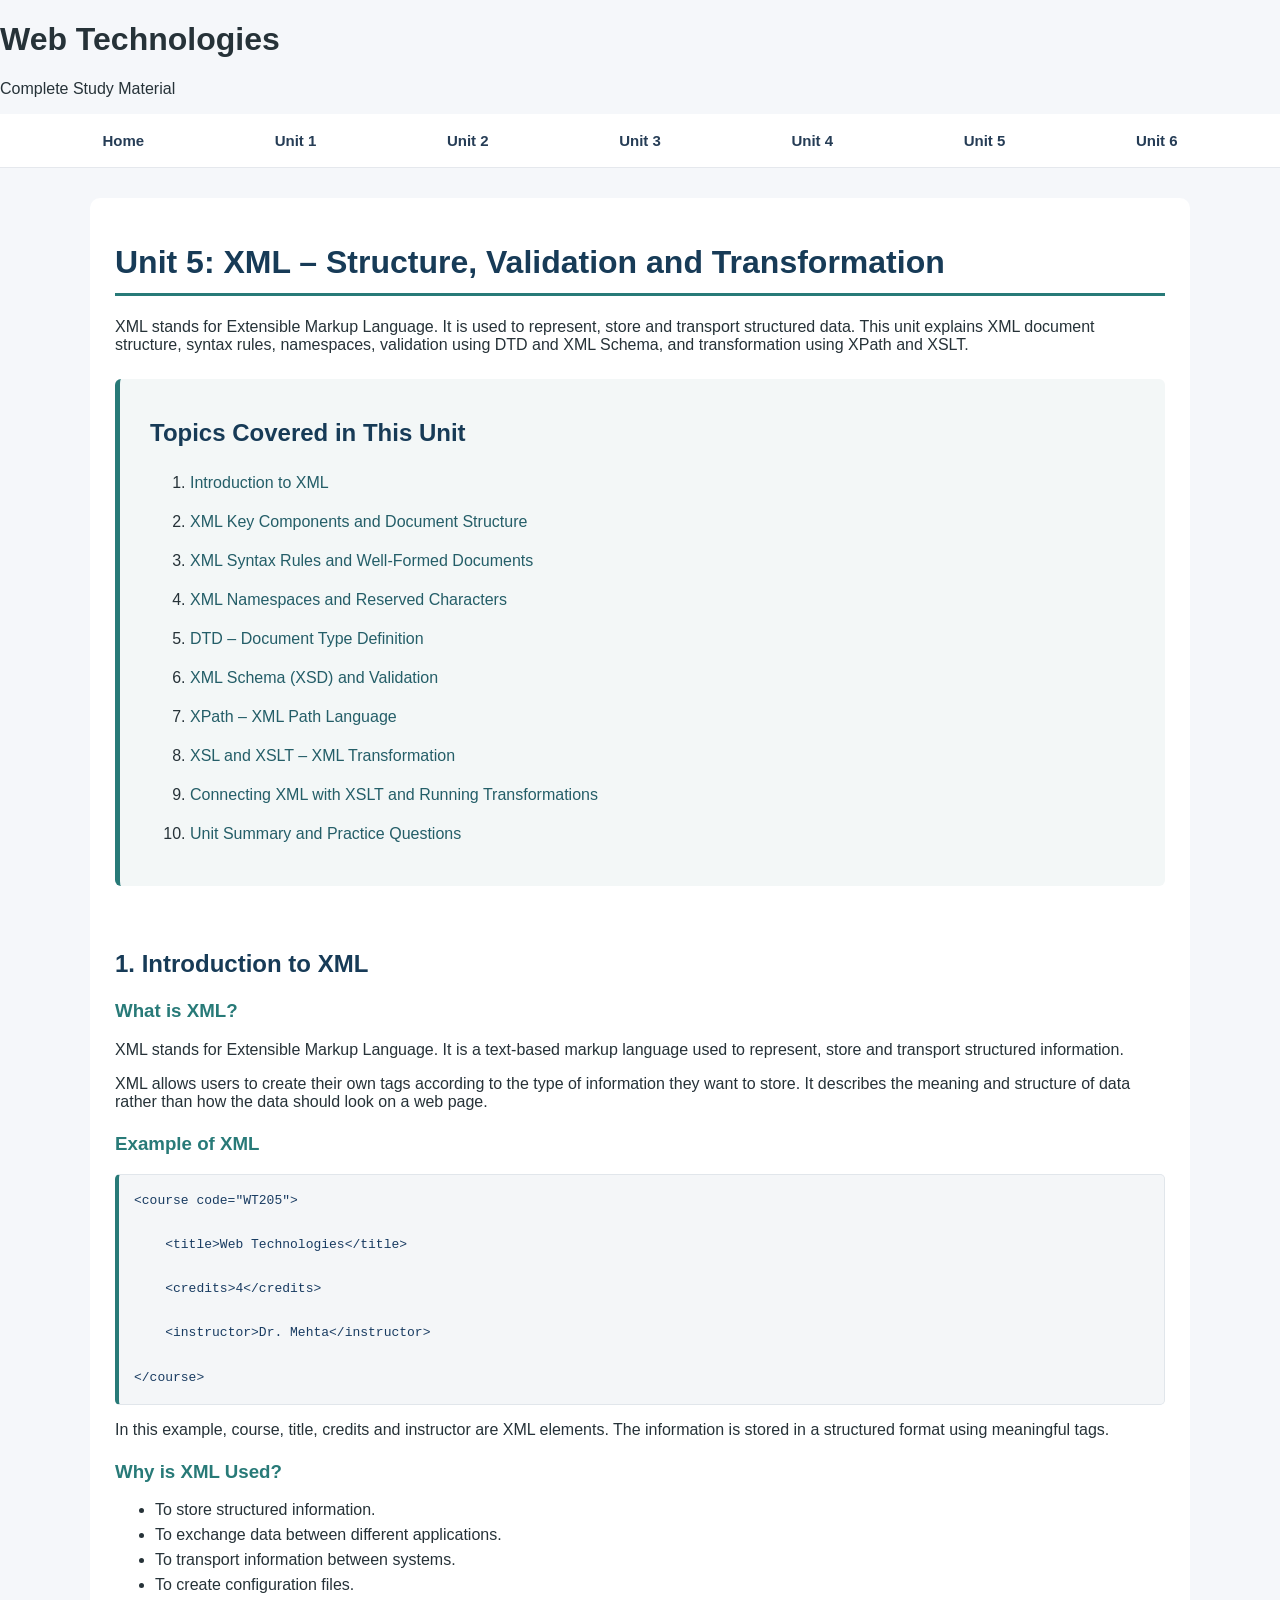
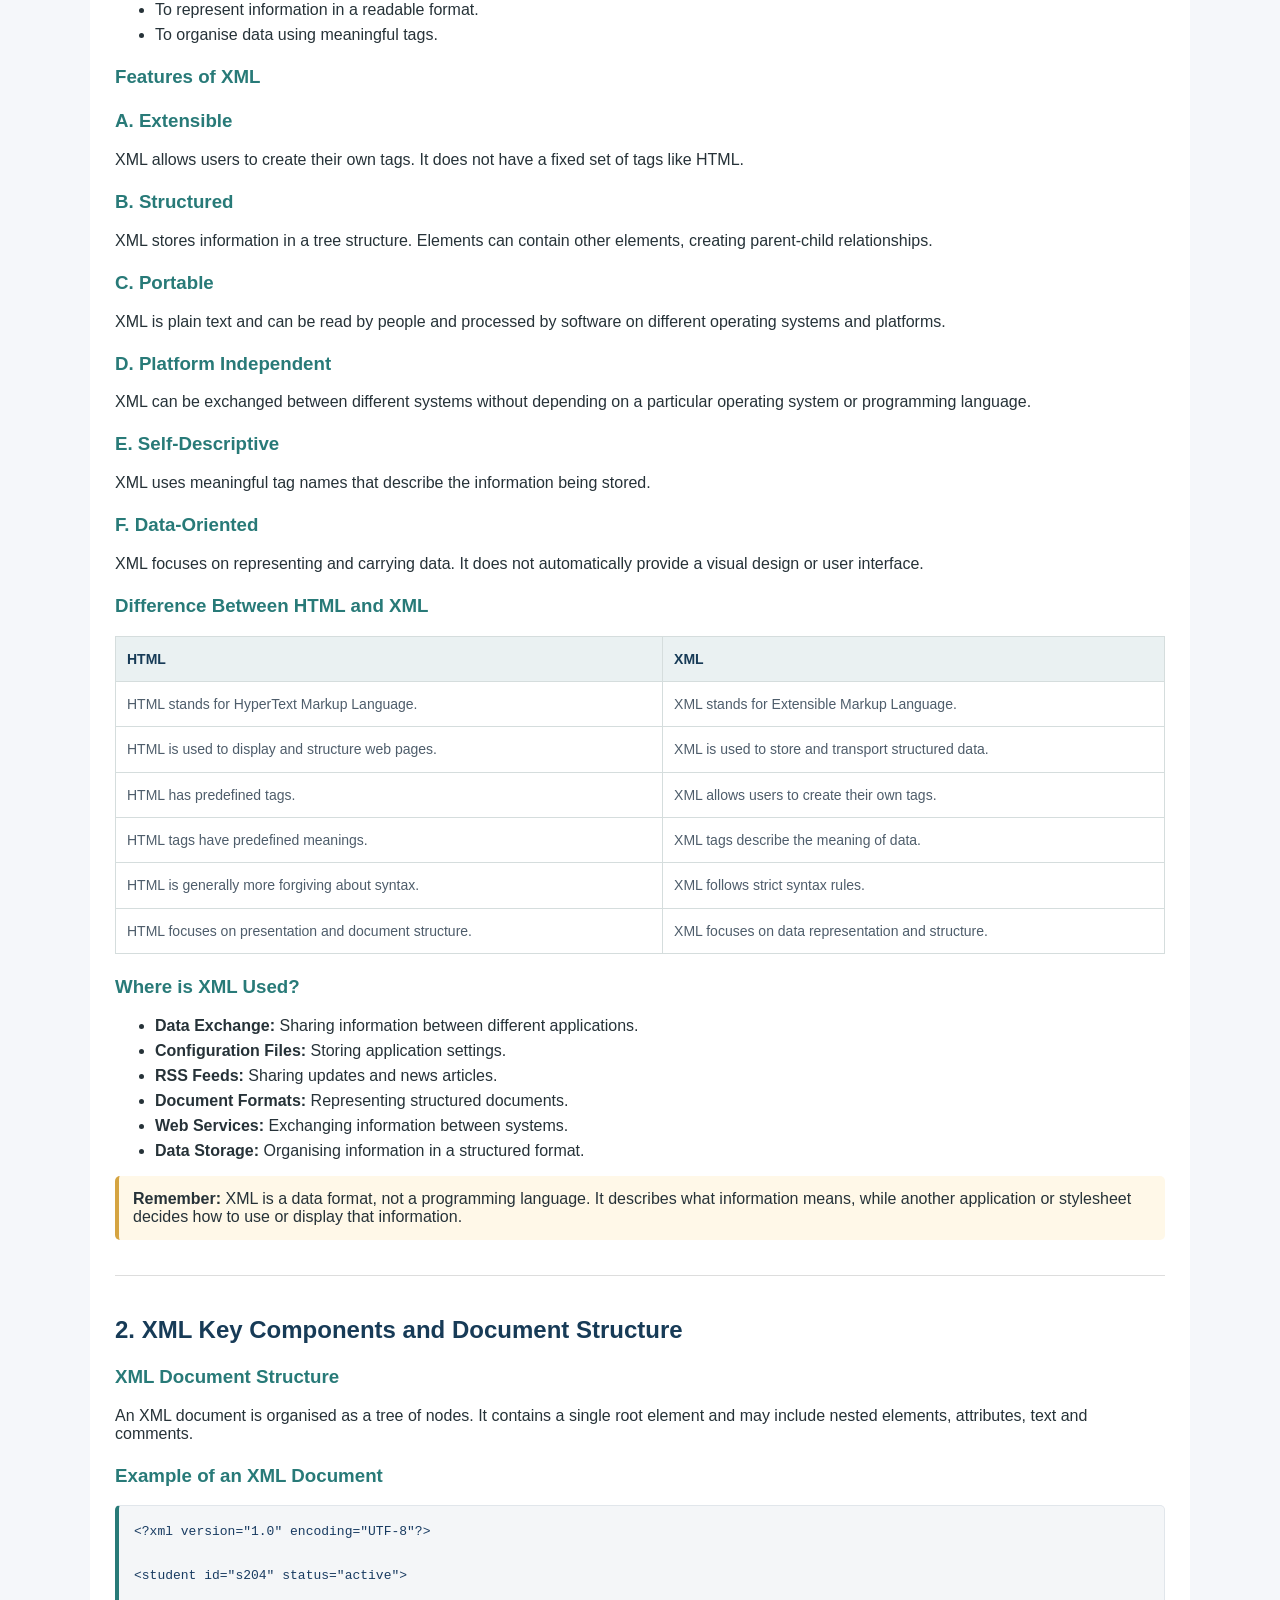
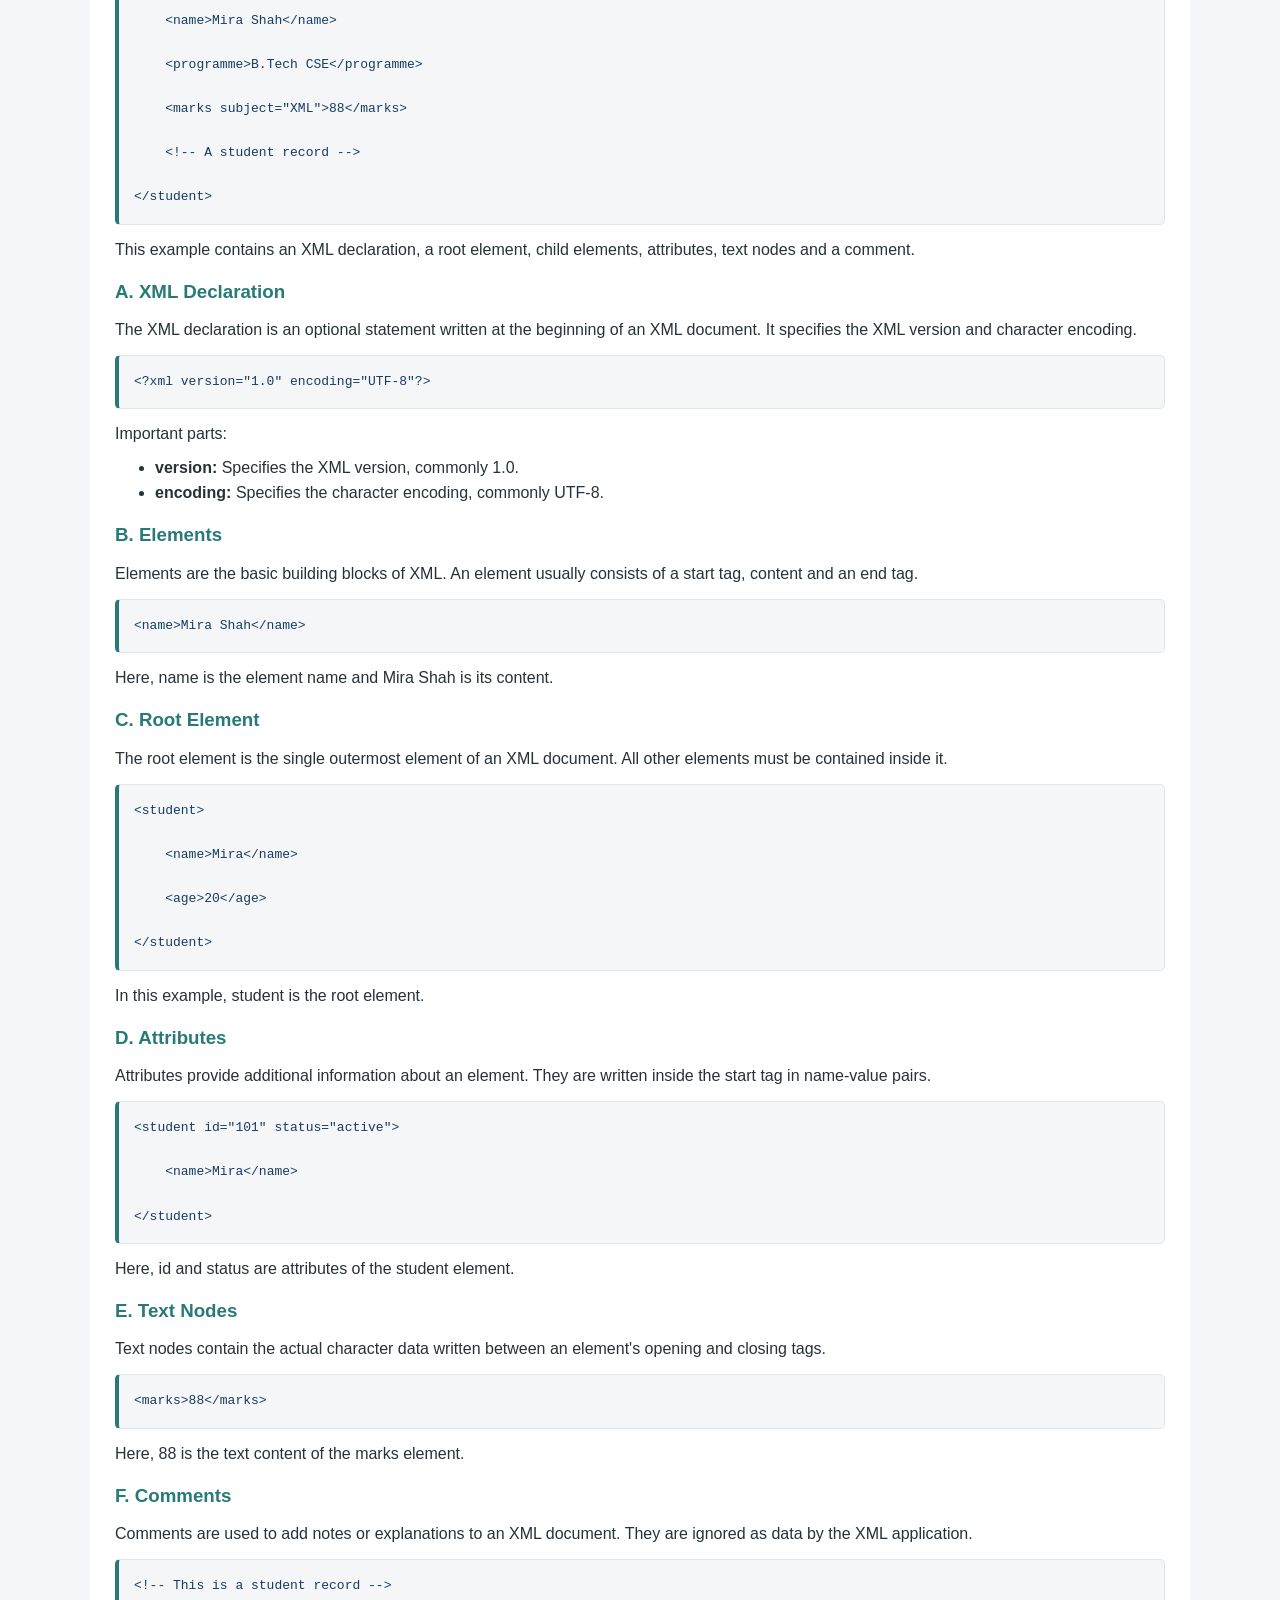
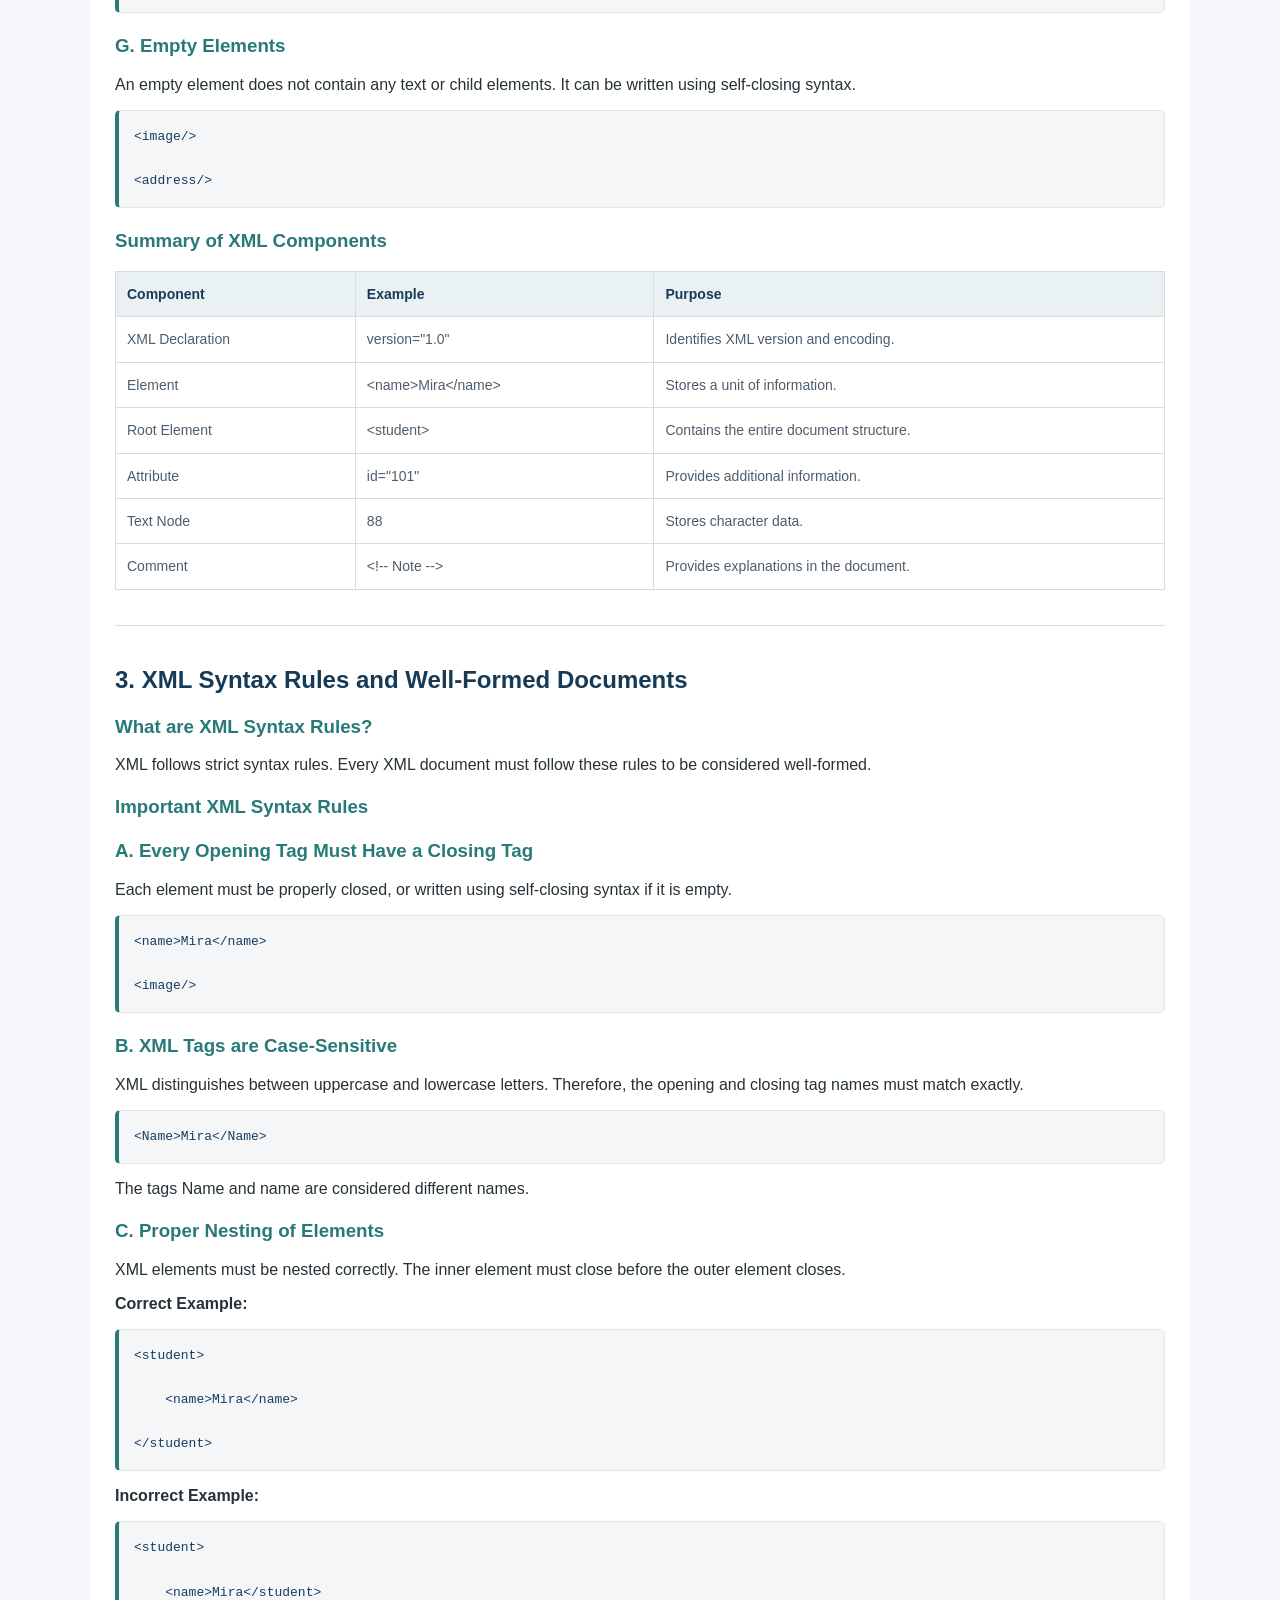
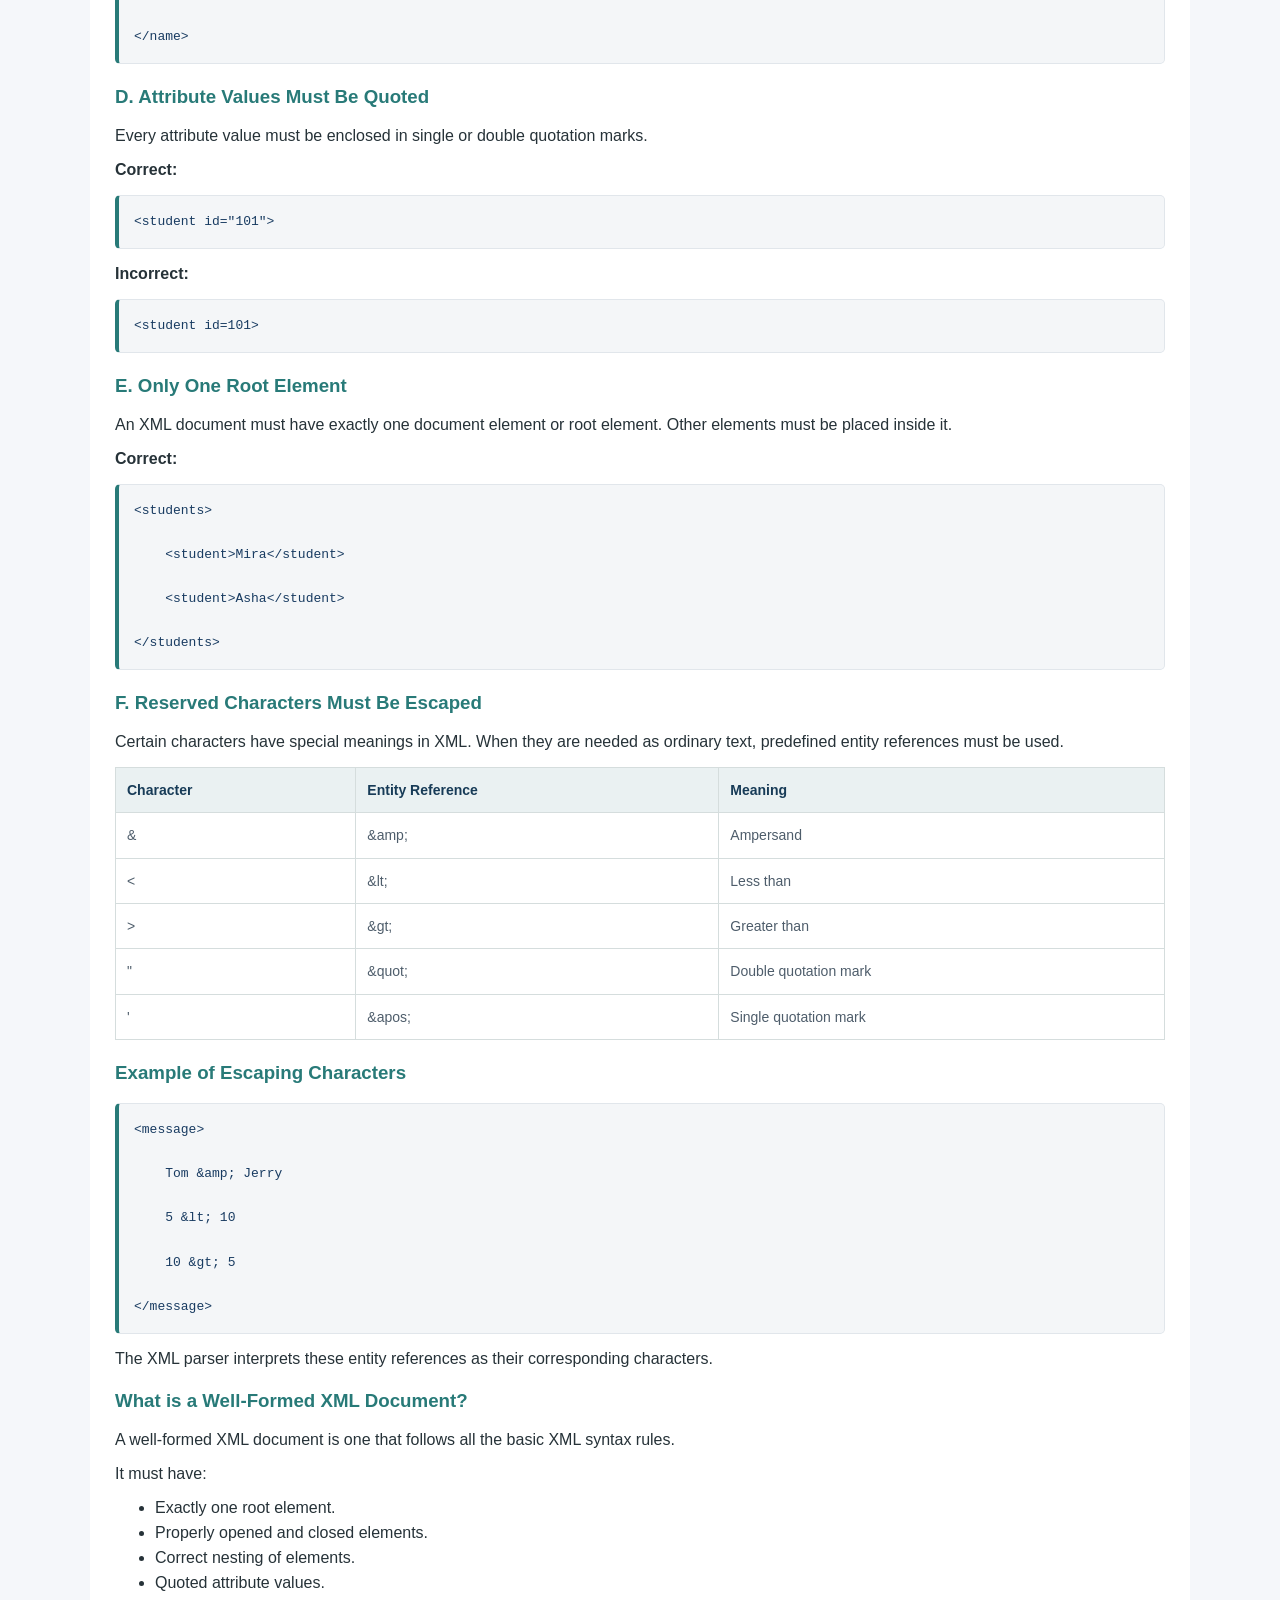
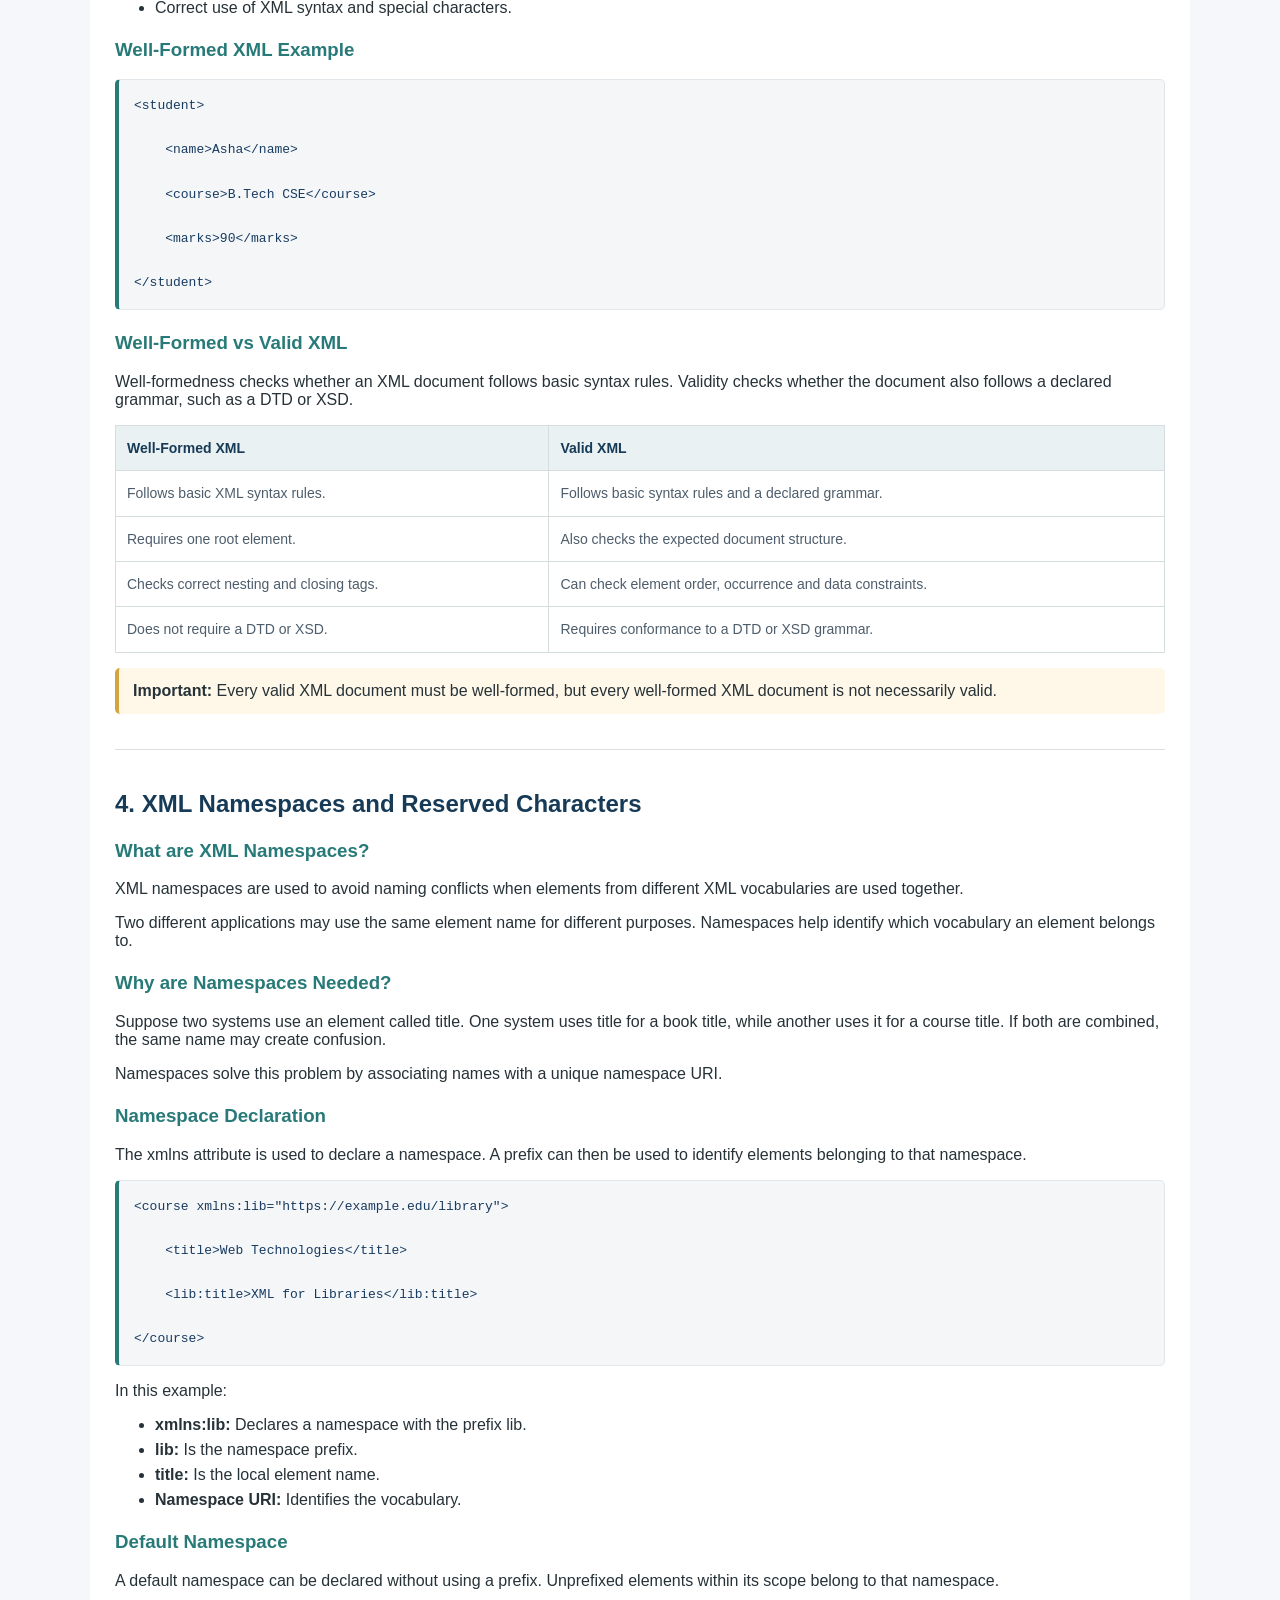
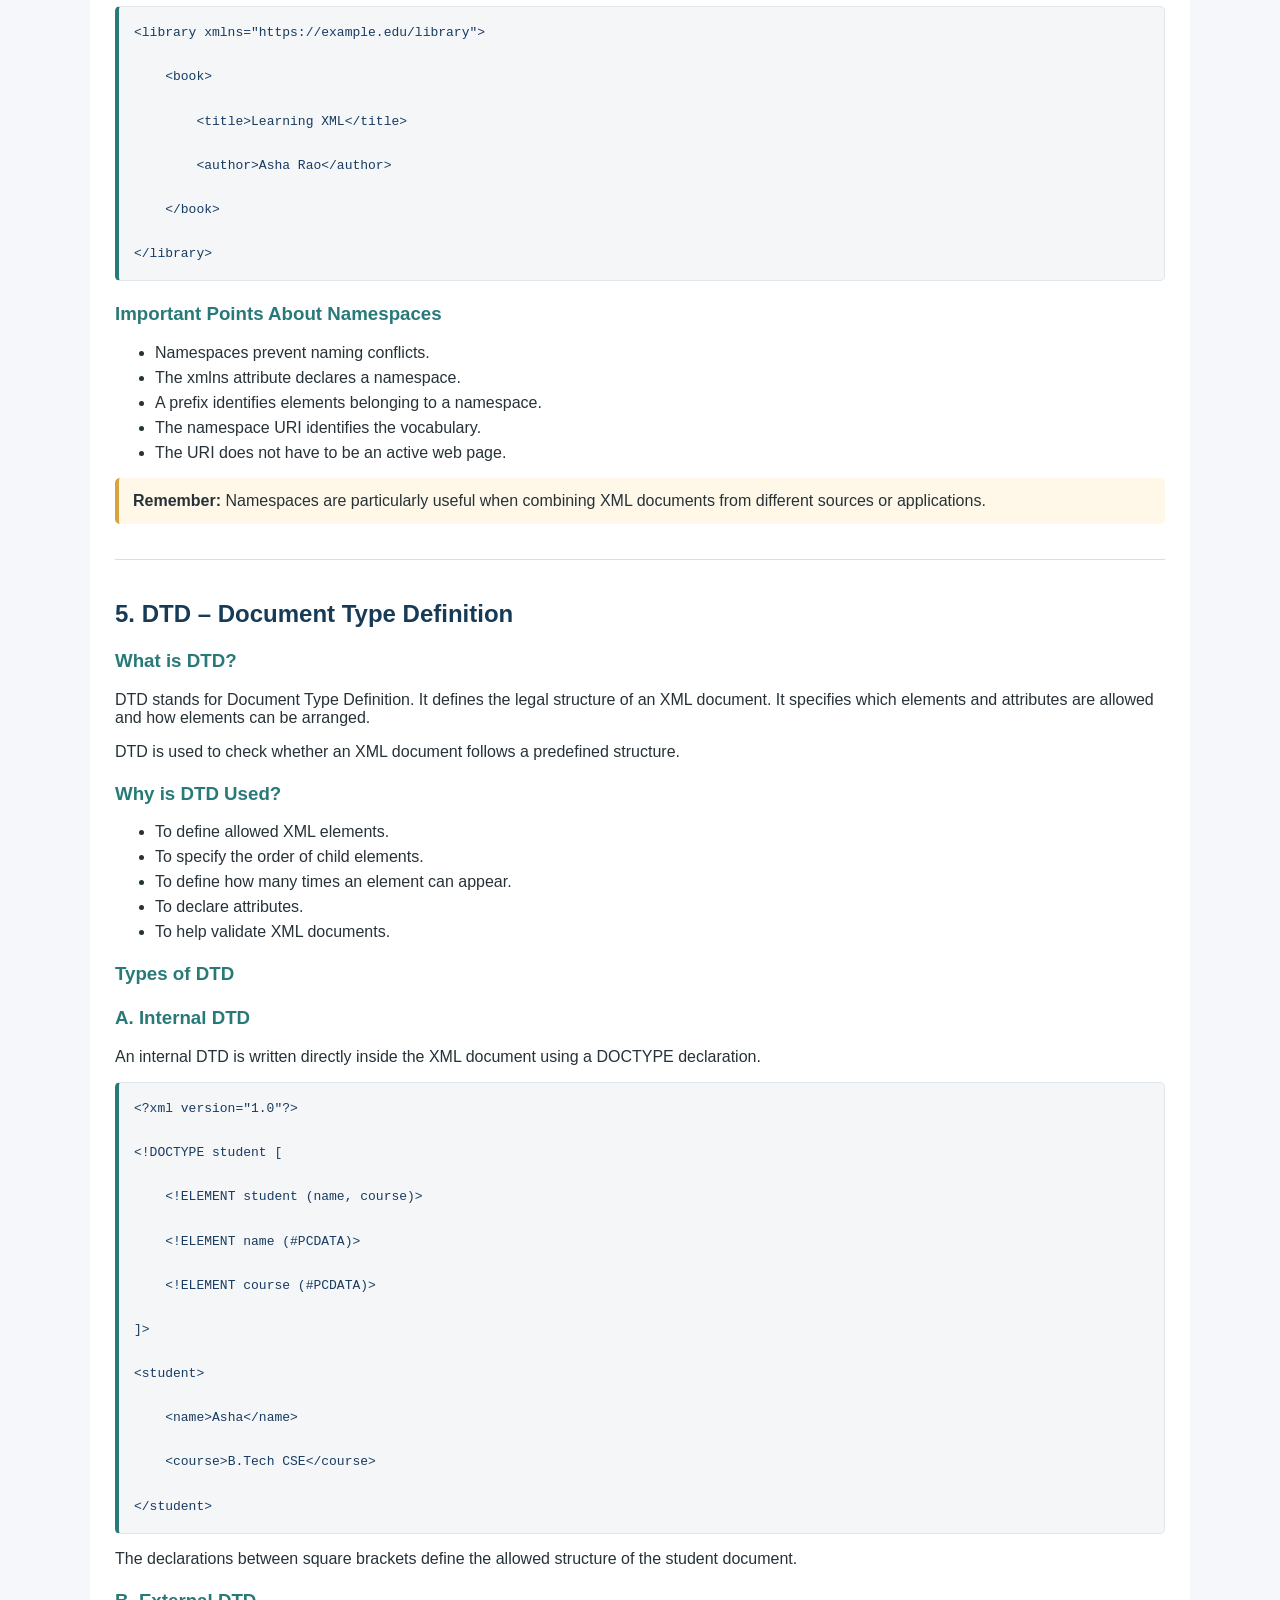
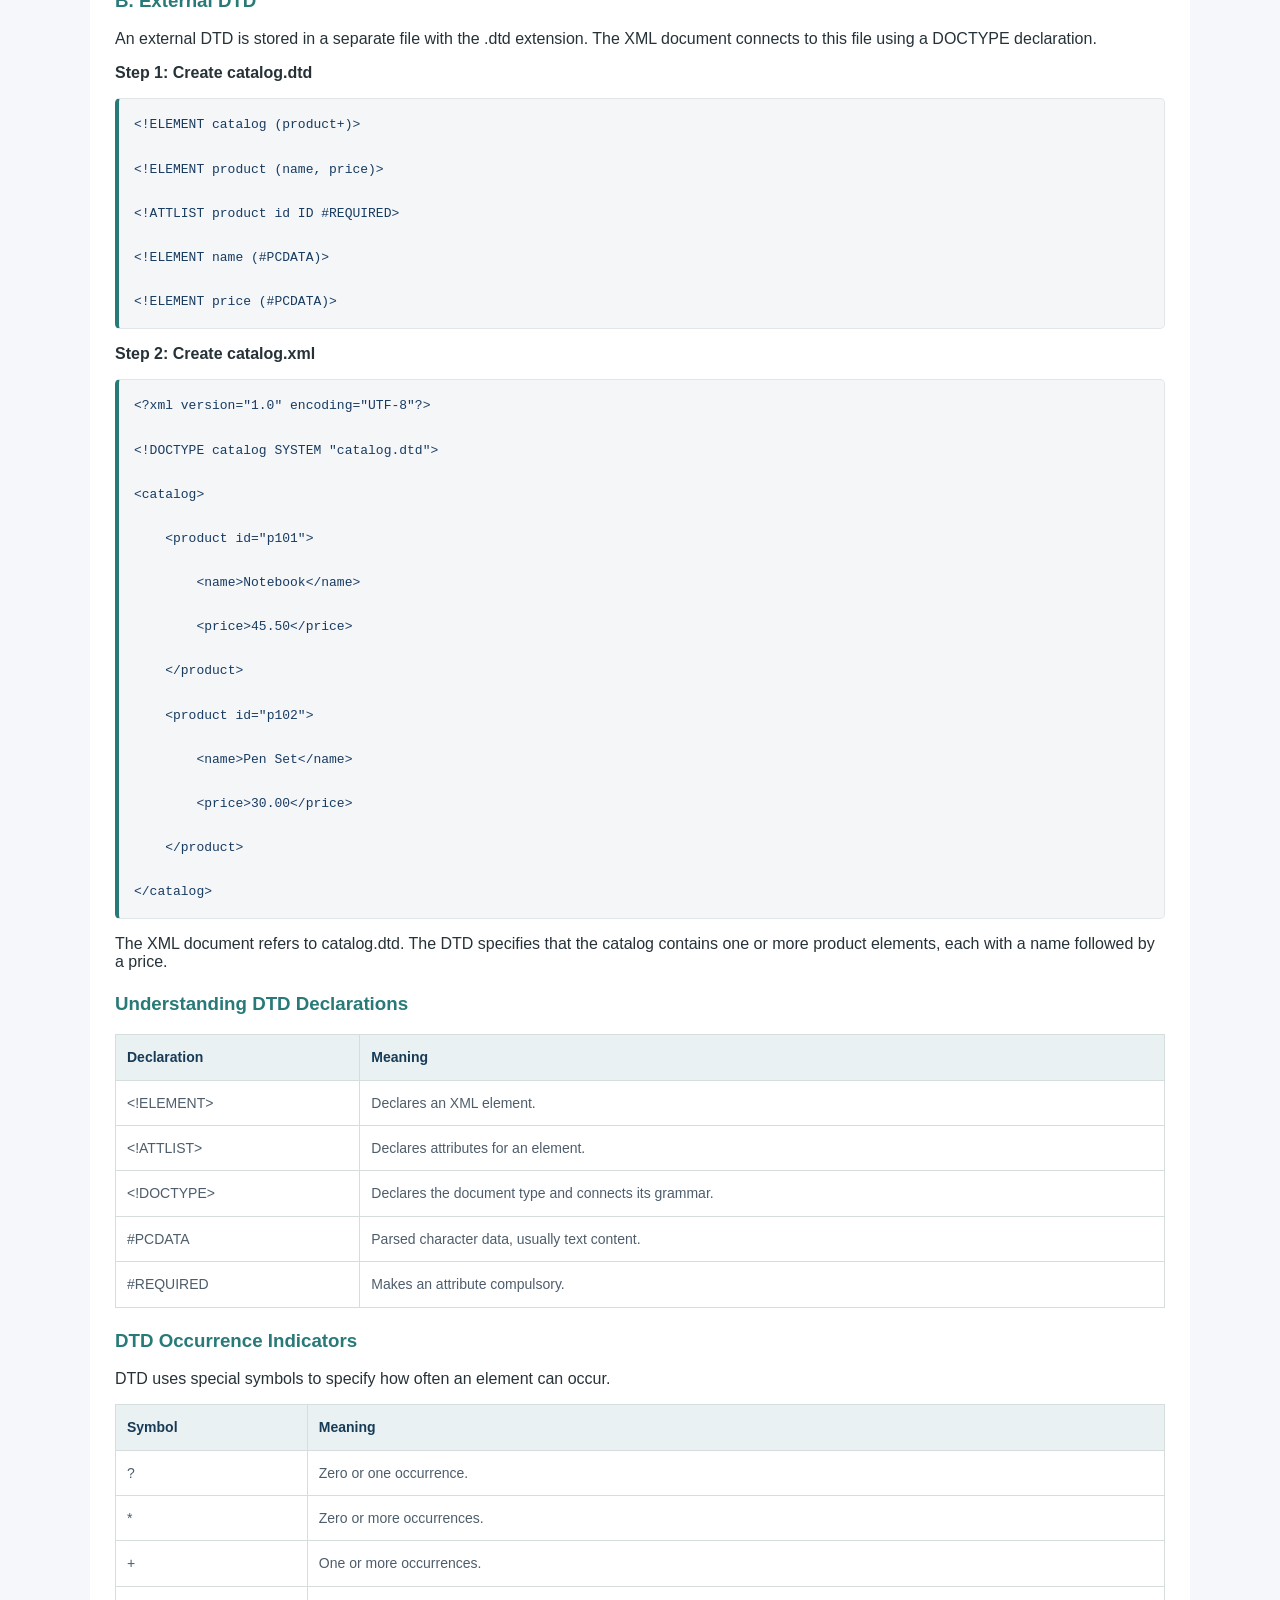
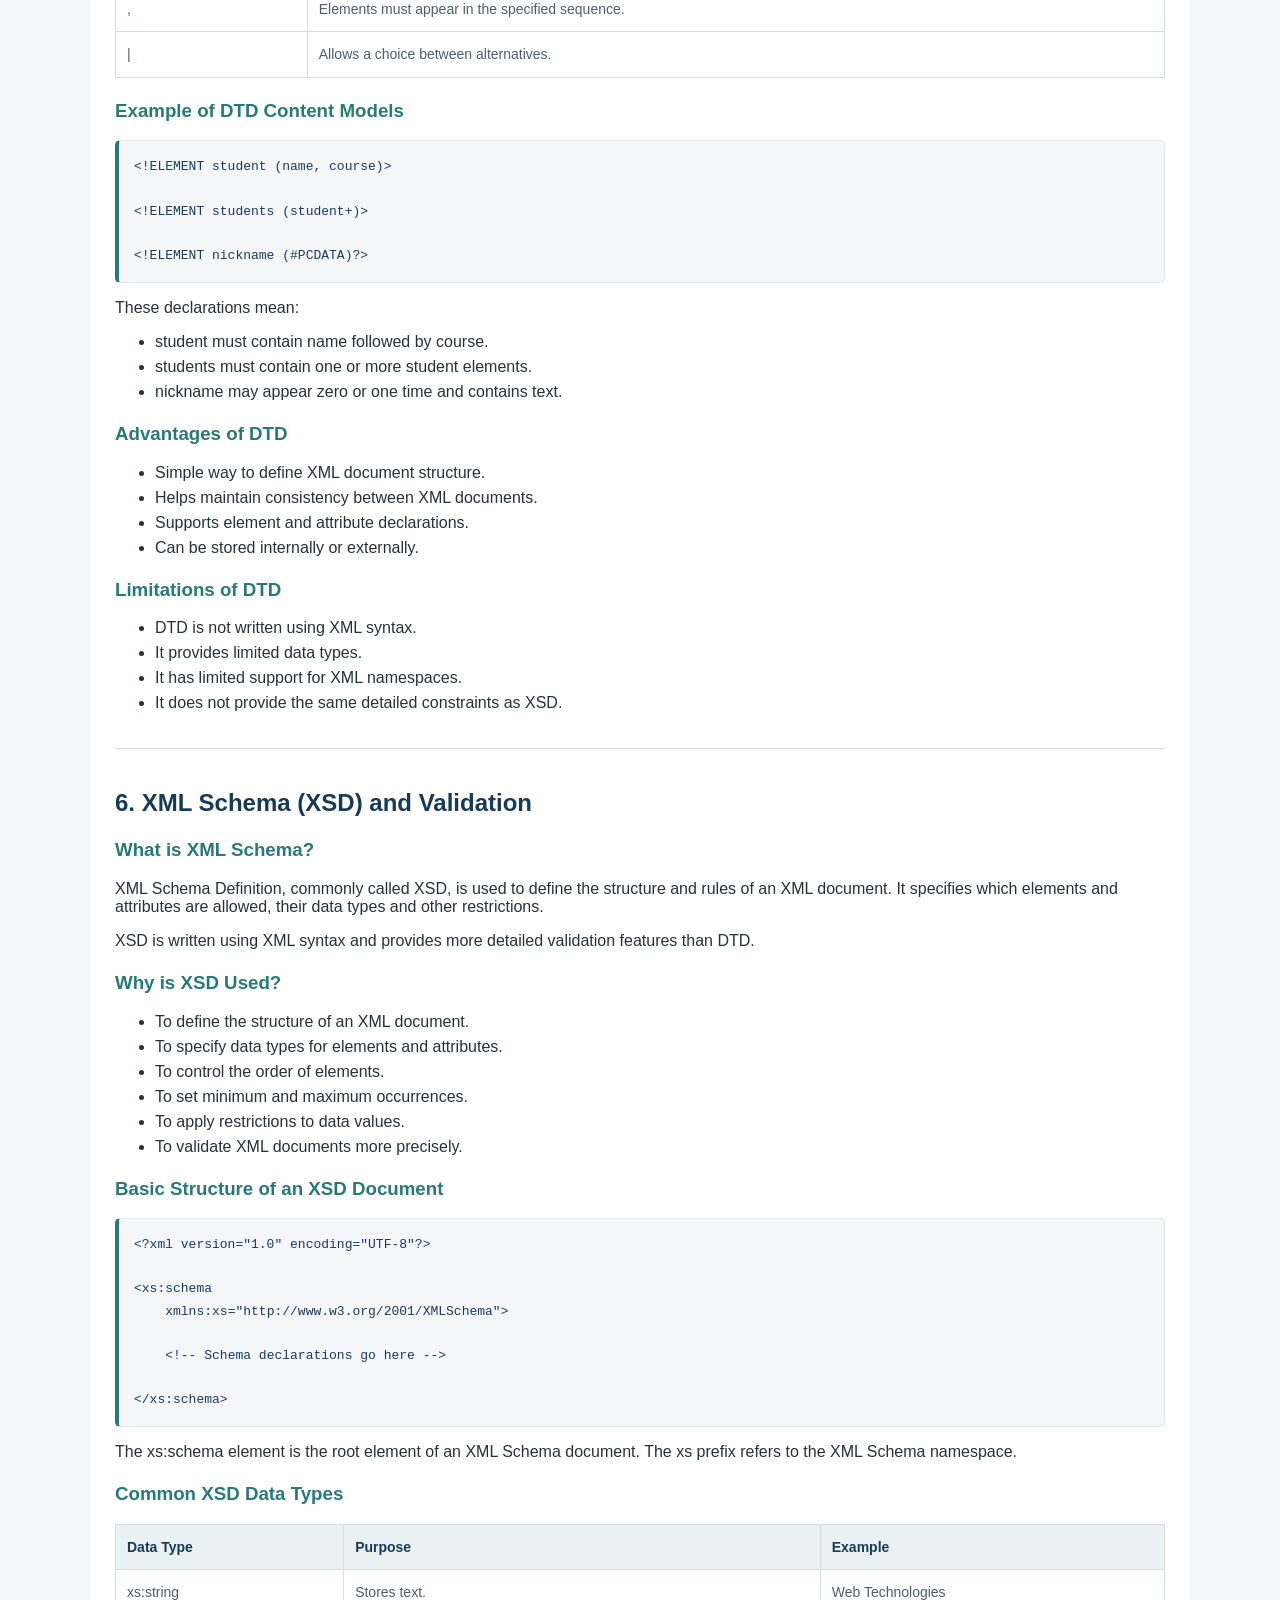
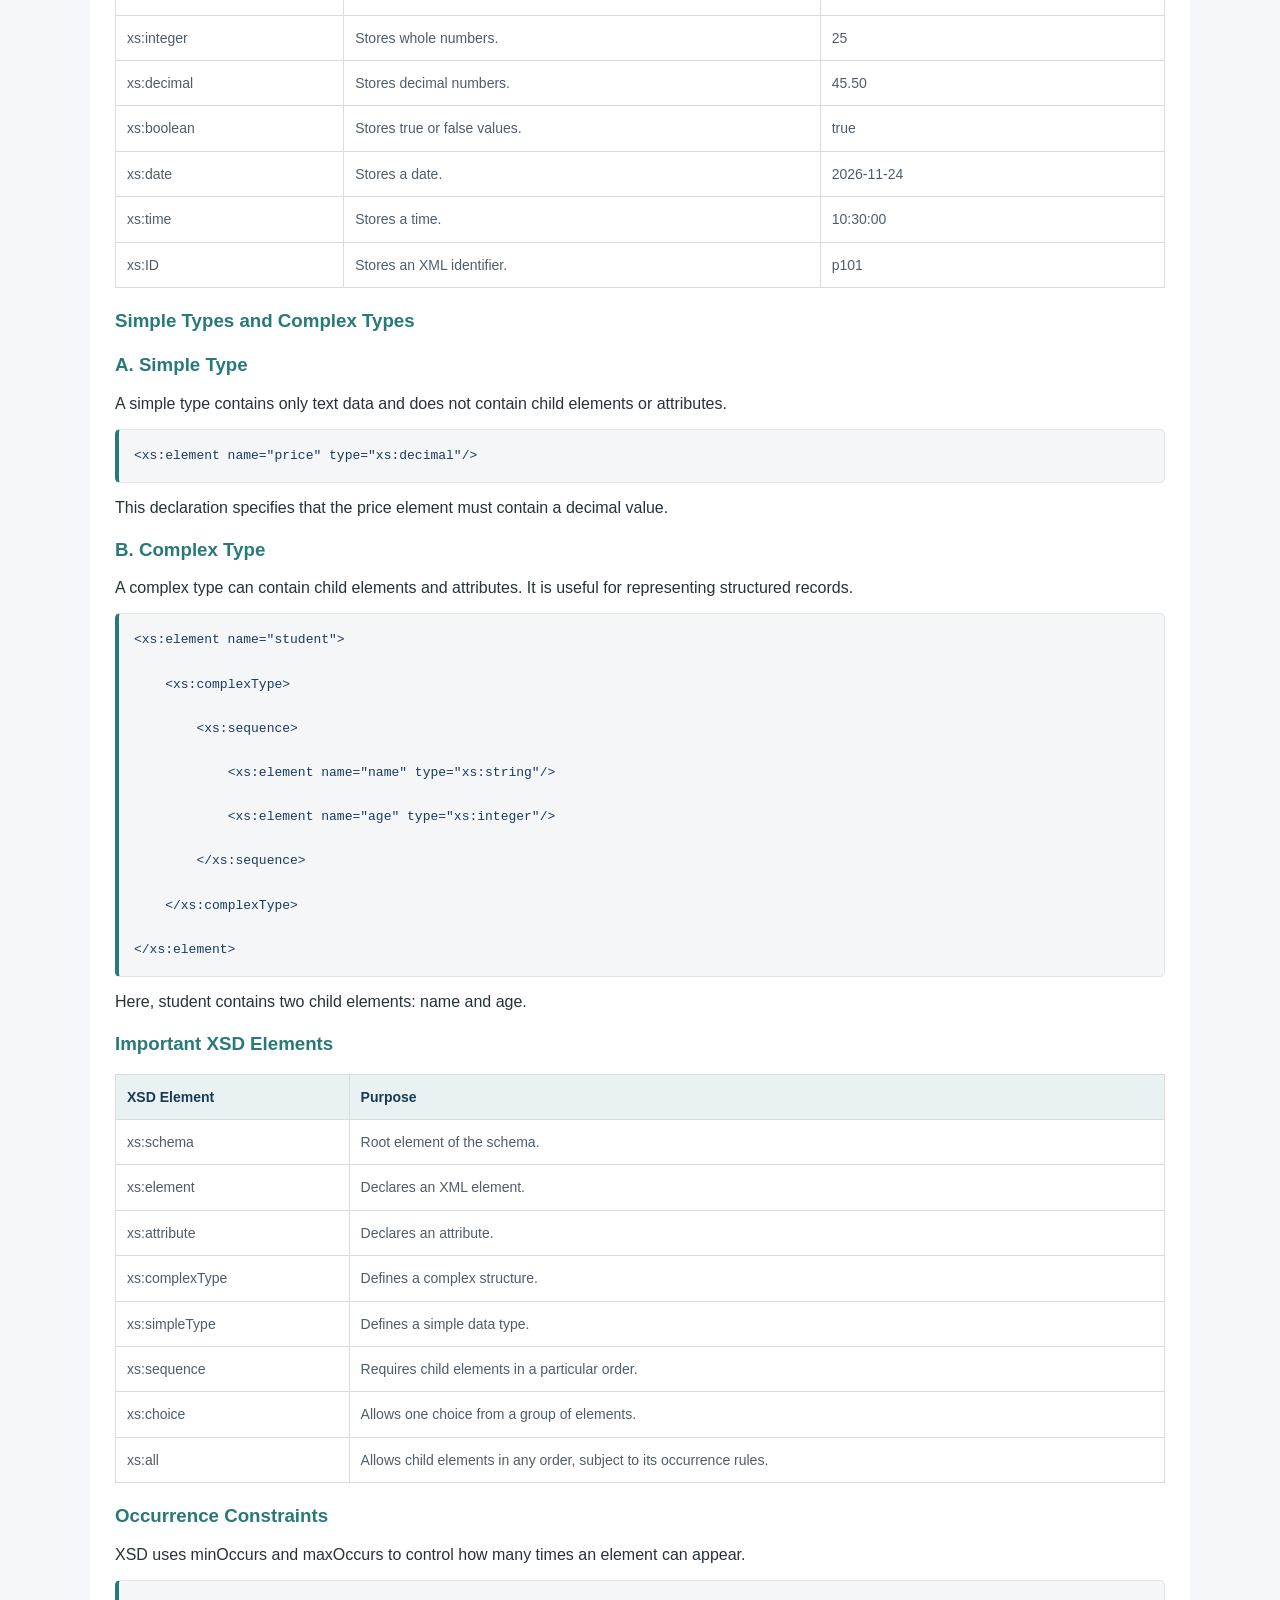
<file: unit5.html>
<!DOCTYPE html>
<html lang="en">
<head>
    <meta charset="UTF-8">
    <meta name="viewport" content="width=device-width, initial-scale=1.0">
    <title>Unit 5 - XML | Web Technologies</title>
    <link rel="stylesheet" href="style.css">

    <style>
        .unit-content {
            max-width: 1100px;
            margin: 30px auto;
            padding: 25px;
            background: white;
            border-radius: 10px;
        }

        .unit-heading {
            color: #173b57;
            border-bottom: 3px solid #287a78;
            padding-bottom: 12px;
        }

        .topic-list {
            background: #f3f7f7;
            border-left: 5px solid #287a78;
            padding: 20px 30px;
            border-radius: 6px;
            margin: 25px 0;
        }

        .topic-list h2 {
            color: #173b57;
        }

        .topic-list ol {
            line-height: 2;
        }

        .topic-list a {
            color: #245e68;
            text-decoration: none;
        }

        .topic-list a:hover {
            text-decoration: underline;
        }

        .content-section {
            padding: 20px 0;
            border-bottom: 1px solid #dddddd;
            scroll-margin-top: 20px;
        }

        .content-section h2 {
            color: #173b57;
        }

        .content-section h3 {
            color: #287a78;
            margin-top: 22px;
        }

        .example {
            background: #f4f6f8;
            border-left: 4px solid #287a78;
            padding: 15px;
            border-radius: 5px;
            overflow-x: auto;
            margin: 15px 0;
        }

        .example pre {
            white-space: pre-wrap;
            overflow-wrap: anywhere;
            margin: 0;
        }

        .note {
            background: #fff8e8;
            border-left: 4px solid #d5a441;
            padding: 14px;
            margin: 15px 0;
            border-radius: 5px;
        }

        .comparison {
            width: 100%;
            border-collapse: collapse;
            margin: 15px 0;
        }

        .comparison th,
        .comparison td {
            border: 1px solid #d5dddd;
            padding: 11px;
            text-align: left;
        }

        .comparison th {
            background: #eaf1f2;
            color: #173b57;
        }

        .unit-footer {
            background: #f3f7f7;
            padding: 20px;
            border-radius: 7px;
            margin-top: 25px;
        }

        .unit-content li {
            margin-bottom: 7px;
        }

        .unit-content code {
            overflow-wrap: anywhere;
        }

        @media (max-width: 650px) {
            .unit-content {
                padding: 15px;
            }

            .comparison {
                font-size: 14px;
            }

            .comparison th,
            .comparison td {
                padding: 7px;
            }
        }
    </style>
</head>

<body>

<header>
    <h1>Web Technologies</h1>
    <p>Complete Study Material</p>
</header>

<nav>
    <a href="index.html">Home</a>
    <a href="unit1.html">Unit 1</a>
    <a href="unit2.html">Unit 2</a>
    <a href="unit3.html">Unit 3</a>
    <a href="unit4.html">Unit 4</a>
    <a href="unit5.html">Unit 5</a>
    <a href="unit6.html">Unit 6</a>
</nav>

<main class="unit-content">

    <h1 class="unit-heading">Unit 5: XML – Structure, Validation and Transformation</h1>

    <p>
        XML stands for Extensible Markup Language. It is used to represent,
        store and transport structured data. This unit explains XML
        document structure, syntax rules, namespaces, validation using
        DTD and XML Schema, and transformation using XPath and XSLT.
    </p>


    <!-- TOPIC LIST -->

    <div class="topic-list">

        <h2>Topics Covered in This Unit</h2>

        <ol>
            <li><a href="#topic1">Introduction to XML</a></li>
            <li><a href="#topic2">XML Key Components and Document Structure</a></li>
            <li><a href="#topic3">XML Syntax Rules and Well-Formed Documents</a></li>
            <li><a href="#topic4">XML Namespaces and Reserved Characters</a></li>
            <li><a href="#topic5">DTD – Document Type Definition</a></li>
            <li><a href="#topic6">XML Schema (XSD) and Validation</a></li>
            <li><a href="#topic7">XPath – XML Path Language</a></li>
            <li><a href="#topic8">XSL and XSLT – XML Transformation</a></li>
            <li><a href="#topic9">Connecting XML with XSLT and Running Transformations</a></li>
            <li><a href="#topic10">Unit Summary and Practice Questions</a></li>
        </ol>

    </div>


    <!-- TOPIC 1 -->

    <section class="content-section" id="topic1">

        <h2>1. Introduction to XML</h2>

        <h3>What is XML?</h3>

        <p>
            XML stands for Extensible Markup Language. It is a text-based
            markup language used to represent, store and transport
            structured information.
        </p>

        <p>
            XML allows users to create their own tags according to
            the type of information they want to store. It describes
            the meaning and structure of data rather than how the data
            should look on a web page.
        </p>

        <h3>Example of XML</h3>

        <div class="example">
<pre>
&lt;course code="WT205"&gt;

    &lt;title&gt;Web Technologies&lt;/title&gt;

    &lt;credits&gt;4&lt;/credits&gt;

    &lt;instructor&gt;Dr. Mehta&lt;/instructor&gt;

&lt;/course&gt;
</pre>
        </div>

        <p>
            In this example, course, title, credits and instructor
            are XML elements. The information is stored in a structured
            format using meaningful tags.
        </p>

        <h3>Why is XML Used?</h3>

        <ul>
            <li>To store structured information.</li>
            <li>To exchange data between different applications.</li>
            <li>To transport information between systems.</li>
            <li>To create configuration files.</li>
            <li>To represent information in a readable format.</li>
            <li>To organise data using meaningful tags.</li>
        </ul>

        <h3>Features of XML</h3>

        <h3>A. Extensible</h3>

        <p>
            XML allows users to create their own tags. It does not
            have a fixed set of tags like HTML.
        </p>

        <h3>B. Structured</h3>

        <p>
            XML stores information in a tree structure. Elements can
            contain other elements, creating parent-child relationships.
        </p>

        <h3>C. Portable</h3>

        <p>
            XML is plain text and can be read by people and processed
            by software on different operating systems and platforms.
        </p>

        <h3>D. Platform Independent</h3>

        <p>
            XML can be exchanged between different systems without
            depending on a particular operating system or programming
            language.
        </p>

        <h3>E. Self-Descriptive</h3>

        <p>
            XML uses meaningful tag names that describe the information
            being stored.
        </p>

        <h3>F. Data-Oriented</h3>

        <p>
            XML focuses on representing and carrying data. It does not
            automatically provide a visual design or user interface.
        </p>

        <h3>Difference Between HTML and XML</h3>

        <table class="comparison">

            <tr>
                <th>HTML</th>
                <th>XML</th>
            </tr>

            <tr>
                <td>HTML stands for HyperText Markup Language.</td>
                <td>XML stands for Extensible Markup Language.</td>
            </tr>

            <tr>
                <td>HTML is used to display and structure web pages.</td>
                <td>XML is used to store and transport structured data.</td>
            </tr>

            <tr>
                <td>HTML has predefined tags.</td>
                <td>XML allows users to create their own tags.</td>
            </tr>

            <tr>
                <td>HTML tags have predefined meanings.</td>
                <td>XML tags describe the meaning of data.</td>
            </tr>

            <tr>
                <td>HTML is generally more forgiving about syntax.</td>
                <td>XML follows strict syntax rules.</td>
            </tr>

            <tr>
                <td>HTML focuses on presentation and document structure.</td>
                <td>XML focuses on data representation and structure.</td>
            </tr>

        </table>

        <h3>Where is XML Used?</h3>

        <ul>
            <li><b>Data Exchange:</b> Sharing information between different applications.</li>
            <li><b>Configuration Files:</b> Storing application settings.</li>
            <li><b>RSS Feeds:</b> Sharing updates and news articles.</li>
            <li><b>Document Formats:</b> Representing structured documents.</li>
            <li><b>Web Services:</b> Exchanging information between systems.</li>
            <li><b>Data Storage:</b> Organising information in a structured format.</li>
        </ul>

        <div class="note">
            <b>Remember:</b> XML is a data format, not a programming
            language. It describes what information means, while
            another application or stylesheet decides how to use
            or display that information.
        </div>

    </section>


    <!-- TOPIC 2 -->

    <section class="content-section" id="topic2">

        <h2>2. XML Key Components and Document Structure</h2>

        <h3>XML Document Structure</h3>

        <p>
            An XML document is organised as a tree of nodes. It contains
            a single root element and may include nested elements,
            attributes, text and comments.
        </p>

        <h3>Example of an XML Document</h3>

        <div class="example">
<pre>
&lt;?xml version="1.0" encoding="UTF-8"?&gt;

&lt;student id="s204" status="active"&gt;

    &lt;name&gt;Mira Shah&lt;/name&gt;

    &lt;programme&gt;B.Tech CSE&lt;/programme&gt;

    &lt;marks subject="XML"&gt;88&lt;/marks&gt;

    &lt;!-- A student record --&gt;

&lt;/student&gt;
</pre>
        </div>

        <p>
            This example contains an XML declaration, a root element,
            child elements, attributes, text nodes and a comment.
        </p>

        <h3>A. XML Declaration</h3>

        <p>
            The XML declaration is an optional statement written
            at the beginning of an XML document. It specifies the
            XML version and character encoding.
        </p>

        <div class="example">
<pre>
&lt;?xml version="1.0" encoding="UTF-8"?&gt;
</pre>
        </div>

        <p>Important parts:</p>

        <ul>
            <li><b>version:</b> Specifies the XML version, commonly 1.0.</li>
            <li><b>encoding:</b> Specifies the character encoding, commonly UTF-8.</li>
        </ul>

        <h3>B. Elements</h3>

        <p>
            Elements are the basic building blocks of XML. An element
            usually consists of a start tag, content and an end tag.
        </p>

        <div class="example">
<pre>
&lt;name&gt;Mira Shah&lt;/name&gt;
</pre>
        </div>

        <p>
            Here, name is the element name and Mira Shah is its content.
        </p>

        <h3>C. Root Element</h3>

        <p>
            The root element is the single outermost element of an
            XML document. All other elements must be contained inside it.
        </p>

        <div class="example">
<pre>
&lt;student&gt;

    &lt;name&gt;Mira&lt;/name&gt;

    &lt;age&gt;20&lt;/age&gt;

&lt;/student&gt;
</pre>
        </div>

        <p>
            In this example, student is the root element.
        </p>

        <h3>D. Attributes</h3>

        <p>
            Attributes provide additional information about an element.
            They are written inside the start tag in name-value pairs.
        </p>

        <div class="example">
<pre>
&lt;student id="101" status="active"&gt;

    &lt;name&gt;Mira&lt;/name&gt;

&lt;/student&gt;
</pre>
        </div>

        <p>
            Here, id and status are attributes of the student element.
        </p>

        <h3>E. Text Nodes</h3>

        <p>
            Text nodes contain the actual character data written
            between an element's opening and closing tags.
        </p>

        <div class="example">
<pre>
&lt;marks&gt;88&lt;/marks&gt;
</pre>
        </div>

        <p>
            Here, 88 is the text content of the marks element.
        </p>

        <h3>F. Comments</h3>

        <p>
            Comments are used to add notes or explanations to an XML
            document. They are ignored as data by the XML application.
        </p>

        <div class="example">
<pre>
&lt;!-- This is a student record --&gt;
</pre>
        </div>

        <h3>G. Empty Elements</h3>

        <p>
            An empty element does not contain any text or child elements.
            It can be written using self-closing syntax.
        </p>

        <div class="example">
<pre>
&lt;image/&gt;

&lt;address/&gt;
</pre>
        </div>

        <h3>Summary of XML Components</h3>

        <table class="comparison">

            <tr>
                <th>Component</th>
                <th>Example</th>
                <th>Purpose</th>
            </tr>

            <tr>
                <td>XML Declaration</td>
                <td>version="1.0"</td>
                <td>Identifies XML version and encoding.</td>
            </tr>

            <tr>
                <td>Element</td>
                <td>&lt;name&gt;Mira&lt;/name&gt;</td>
                <td>Stores a unit of information.</td>
            </tr>

            <tr>
                <td>Root Element</td>
                <td>&lt;student&gt;</td>
                <td>Contains the entire document structure.</td>
            </tr>

            <tr>
                <td>Attribute</td>
                <td>id="101"</td>
                <td>Provides additional information.</td>
            </tr>

            <tr>
                <td>Text Node</td>
                <td>88</td>
                <td>Stores character data.</td>
            </tr>

            <tr>
                <td>Comment</td>
                <td>&lt;!-- Note --&gt;</td>
                <td>Provides explanations in the document.</td>
            </tr>

        </table>

    </section>


    <!-- TOPIC 3 -->

    <section class="content-section" id="topic3">

        <h2>3. XML Syntax Rules and Well-Formed Documents</h2>

        <h3>What are XML Syntax Rules?</h3>

        <p>
            XML follows strict syntax rules. Every XML document must
            follow these rules to be considered well-formed.
        </p>

        <h3>Important XML Syntax Rules</h3>

        <h3>A. Every Opening Tag Must Have a Closing Tag</h3>

        <p>
            Each element must be properly closed, or written using
            self-closing syntax if it is empty.
        </p>

        <div class="example">
<pre>
&lt;name&gt;Mira&lt;/name&gt;

&lt;image/&gt;
</pre>
        </div>

        <h3>B. XML Tags are Case-Sensitive</h3>

        <p>
            XML distinguishes between uppercase and lowercase letters.
            Therefore, the opening and closing tag names must match exactly.
        </p>

        <div class="example">
<pre>
&lt;Name&gt;Mira&lt;/Name&gt;
</pre>
        </div>

        <p>
            The tags Name and name are considered different names.
        </p>

        <h3>C. Proper Nesting of Elements</h3>

        <p>
            XML elements must be nested correctly. The inner element
            must close before the outer element closes.
        </p>

        <p><b>Correct Example:</b></p>

        <div class="example">
<pre>
&lt;student&gt;

    &lt;name&gt;Mira&lt;/name&gt;

&lt;/student&gt;
</pre>
        </div>

        <p><b>Incorrect Example:</b></p>

        <div class="example">
<pre>
&lt;student&gt;

    &lt;name&gt;Mira&lt;/student&gt;

&lt;/name&gt;
</pre>
        </div>

        <h3>D. Attribute Values Must Be Quoted</h3>

        <p>
            Every attribute value must be enclosed in single or
            double quotation marks.
        </p>

        <p><b>Correct:</b></p>

        <div class="example">
<pre>
&lt;student id="101"&gt;
</pre>
        </div>

        <p><b>Incorrect:</b></p>

        <div class="example">
<pre>
&lt;student id=101&gt;
</pre>
        </div>

        <h3>E. Only One Root Element</h3>

        <p>
            An XML document must have exactly one document element
            or root element. Other elements must be placed inside it.
        </p>

        <p><b>Correct:</b></p>

        <div class="example">
<pre>
&lt;students&gt;

    &lt;student&gt;Mira&lt;/student&gt;

    &lt;student&gt;Asha&lt;/student&gt;

&lt;/students&gt;
</pre>
        </div>

        <h3>F. Reserved Characters Must Be Escaped</h3>

        <p>
            Certain characters have special meanings in XML.
            When they are needed as ordinary text, predefined
            entity references must be used.
        </p>

        <table class="comparison">

            <tr>
                <th>Character</th>
                <th>Entity Reference</th>
                <th>Meaning</th>
            </tr>

            <tr>
                <td>&amp;</td>
                <td>&amp;amp;</td>
                <td>Ampersand</td>
            </tr>

            <tr>
                <td>&lt;</td>
                <td>&amp;lt;</td>
                <td>Less than</td>
            </tr>

            <tr>
                <td>&gt;</td>
                <td>&amp;gt;</td>
                <td>Greater than</td>
            </tr>

            <tr>
                <td>"</td>
                <td>&amp;quot;</td>
                <td>Double quotation mark</td>
            </tr>

            <tr>
                <td>'</td>
                <td>&amp;apos;</td>
                <td>Single quotation mark</td>
            </tr>

        </table>

        <h3>Example of Escaping Characters</h3>

        <div class="example">
<pre>
&lt;message&gt;

    Tom &amp;amp; Jerry

    5 &amp;lt; 10

    10 &amp;gt; 5

&lt;/message&gt;
</pre>
        </div>

        <p>
            The XML parser interprets these entity references as
            their corresponding characters.
        </p>

        <h3>What is a Well-Formed XML Document?</h3>

        <p>
            A well-formed XML document is one that follows all
            the basic XML syntax rules.
        </p>

        <p>It must have:</p>

        <ul>
            <li>Exactly one root element.</li>
            <li>Properly opened and closed elements.</li>
            <li>Correct nesting of elements.</li>
            <li>Quoted attribute values.</li>
            <li>Correct use of XML syntax and special characters.</li>
        </ul>

        <h3>Well-Formed XML Example</h3>

        <div class="example">
<pre>
&lt;student&gt;

    &lt;name&gt;Asha&lt;/name&gt;

    &lt;course&gt;B.Tech CSE&lt;/course&gt;

    &lt;marks&gt;90&lt;/marks&gt;

&lt;/student&gt;
</pre>
        </div>

        <h3>Well-Formed vs Valid XML</h3>

        <p>
            Well-formedness checks whether an XML document follows
            basic syntax rules. Validity checks whether the document
            also follows a declared grammar, such as a DTD or XSD.
        </p>

        <table class="comparison">

            <tr>
                <th>Well-Formed XML</th>
                <th>Valid XML</th>
            </tr>

            <tr>
                <td>Follows basic XML syntax rules.</td>
                <td>Follows basic syntax rules and a declared grammar.</td>
            </tr>

            <tr>
                <td>Requires one root element.</td>
                <td>Also checks the expected document structure.</td>
            </tr>

            <tr>
                <td>Checks correct nesting and closing tags.</td>
                <td>Can check element order, occurrence and data constraints.</td>
            </tr>

            <tr>
                <td>Does not require a DTD or XSD.</td>
                <td>Requires conformance to a DTD or XSD grammar.</td>
            </tr>

        </table>

        <div class="note">
            <b>Important:</b> Every valid XML document must be
            well-formed, but every well-formed XML document is not
            necessarily valid.
        </div>

    </section>


    <!-- TOPIC 4 -->

    <section class="content-section" id="topic4">

        <h2>4. XML Namespaces and Reserved Characters</h2>

        <h3>What are XML Namespaces?</h3>

        <p>
            XML namespaces are used to avoid naming conflicts when
            elements from different XML vocabularies are used together.
        </p>

        <p>
            Two different applications may use the same element name
            for different purposes. Namespaces help identify which
            vocabulary an element belongs to.
        </p>

        <h3>Why are Namespaces Needed?</h3>

        <p>
            Suppose two systems use an element called title.
            One system uses title for a book title, while another
            uses it for a course title. If both are combined,
            the same name may create confusion.
        </p>

        <p>
            Namespaces solve this problem by associating names
            with a unique namespace URI.
        </p>

        <h3>Namespace Declaration</h3>

        <p>
            The xmlns attribute is used to declare a namespace.
            A prefix can then be used to identify elements belonging
            to that namespace.
        </p>

        <div class="example">
<pre>
&lt;course xmlns:lib="https://example.edu/library"&gt;

    &lt;title&gt;Web Technologies&lt;/title&gt;

    &lt;lib:title&gt;XML for Libraries&lt;/lib:title&gt;

&lt;/course&gt;
</pre>
        </div>

        <p>In this example:</p>

        <ul>
            <li><b>xmlns:lib:</b> Declares a namespace with the prefix lib.</li>
            <li><b>lib:</b> Is the namespace prefix.</li>
            <li><b>title:</b> Is the local element name.</li>
            <li><b>Namespace URI:</b> Identifies the vocabulary.</li>
        </ul>

        <h3>Default Namespace</h3>

        <p>
            A default namespace can be declared without using a prefix.
            Unprefixed elements within its scope belong to that namespace.
        </p>

        <div class="example">
<pre>
&lt;library xmlns="https://example.edu/library"&gt;

    &lt;book&gt;

        &lt;title&gt;Learning XML&lt;/title&gt;

        &lt;author&gt;Asha Rao&lt;/author&gt;

    &lt;/book&gt;

&lt;/library&gt;
</pre>
        </div>

        <h3>Important Points About Namespaces</h3>

        <ul>
            <li>Namespaces prevent naming conflicts.</li>
            <li>The xmlns attribute declares a namespace.</li>
            <li>A prefix identifies elements belonging to a namespace.</li>
            <li>The namespace URI identifies the vocabulary.</li>
            <li>The URI does not have to be an active web page.</li>
        </ul>

        <div class="note">
            <b>Remember:</b> Namespaces are particularly useful when
            combining XML documents from different sources or
            applications.
        </div>

    </section>


    <!-- TOPIC 5 -->

    <section class="content-section" id="topic5">

        <h2>5. DTD – Document Type Definition</h2>

        <h3>What is DTD?</h3>

        <p>
            DTD stands for Document Type Definition. It defines the
            legal structure of an XML document. It specifies which
            elements and attributes are allowed and how elements
            can be arranged.
        </p>

        <p>
            DTD is used to check whether an XML document follows
            a predefined structure.
        </p>

        <h3>Why is DTD Used?</h3>

        <ul>
            <li>To define allowed XML elements.</li>
            <li>To specify the order of child elements.</li>
            <li>To define how many times an element can appear.</li>
            <li>To declare attributes.</li>
            <li>To help validate XML documents.</li>
        </ul>

        <h3>Types of DTD</h3>

        <h3>A. Internal DTD</h3>

        <p>
            An internal DTD is written directly inside the XML
            document using a DOCTYPE declaration.
        </p>

        <div class="example">
<pre>
&lt;?xml version="1.0"?&gt;

&lt;!DOCTYPE student [

    &lt;!ELEMENT student (name, course)&gt;

    &lt;!ELEMENT name (#PCDATA)&gt;

    &lt;!ELEMENT course (#PCDATA)&gt;

]&gt;

&lt;student&gt;

    &lt;name&gt;Asha&lt;/name&gt;

    &lt;course&gt;B.Tech CSE&lt;/course&gt;

&lt;/student&gt;
</pre>
        </div>

        <p>
            The declarations between square brackets define the
            allowed structure of the student document.
        </p>

        <h3>B. External DTD</h3>

        <p>
            An external DTD is stored in a separate file with
            the .dtd extension. The XML document connects to
            this file using a DOCTYPE declaration.
        </p>

        <p><b>Step 1: Create catalog.dtd</b></p>

        <div class="example">
<pre>
&lt;!ELEMENT catalog (product+)&gt;

&lt;!ELEMENT product (name, price)&gt;

&lt;!ATTLIST product id ID #REQUIRED&gt;

&lt;!ELEMENT name (#PCDATA)&gt;

&lt;!ELEMENT price (#PCDATA)&gt;
</pre>
        </div>

        <p><b>Step 2: Create catalog.xml</b></p>

        <div class="example">
<pre>
&lt;?xml version="1.0" encoding="UTF-8"?&gt;

&lt;!DOCTYPE catalog SYSTEM "catalog.dtd"&gt;

&lt;catalog&gt;

    &lt;product id="p101"&gt;

        &lt;name&gt;Notebook&lt;/name&gt;

        &lt;price&gt;45.50&lt;/price&gt;

    &lt;/product&gt;

    &lt;product id="p102"&gt;

        &lt;name&gt;Pen Set&lt;/name&gt;

        &lt;price&gt;30.00&lt;/price&gt;

    &lt;/product&gt;

&lt;/catalog&gt;
</pre>
        </div>

        <p>
            The XML document refers to catalog.dtd. The DTD
            specifies that the catalog contains one or more
            product elements, each with a name followed by a price.
        </p>

        <h3>Understanding DTD Declarations</h3>

        <table class="comparison">

            <tr>
                <th>Declaration</th>
                <th>Meaning</th>
            </tr>

            <tr>
                <td>&lt;!ELEMENT&gt;</td>
                <td>Declares an XML element.</td>
            </tr>

            <tr>
                <td>&lt;!ATTLIST&gt;</td>
                <td>Declares attributes for an element.</td>
            </tr>

            <tr>
                <td>&lt;!DOCTYPE&gt;</td>
                <td>Declares the document type and connects its grammar.</td>
            </tr>

            <tr>
                <td>#PCDATA</td>
                <td>Parsed character data, usually text content.</td>
            </tr>

            <tr>
                <td>#REQUIRED</td>
                <td>Makes an attribute compulsory.</td>
            </tr>

        </table>

        <h3>DTD Occurrence Indicators</h3>

        <p>
            DTD uses special symbols to specify how often an element
            can occur.
        </p>

        <table class="comparison">

            <tr>
                <th>Symbol</th>
                <th>Meaning</th>
            </tr>

            <tr>
                <td>?</td>
                <td>Zero or one occurrence.</td>
            </tr>

            <tr>
                <td>*</td>
                <td>Zero or more occurrences.</td>
            </tr>

            <tr>
                <td>+</td>
                <td>One or more occurrences.</td>
            </tr>

            <tr>
                <td>,</td>
                <td>Elements must appear in the specified sequence.</td>
            </tr>

            <tr>
                <td>|</td>
                <td>Allows a choice between alternatives.</td>
            </tr>

        </table>

        <h3>Example of DTD Content Models</h3>

        <div class="example">
<pre>
&lt;!ELEMENT student (name, course)&gt;

&lt;!ELEMENT students (student+)&gt;

&lt;!ELEMENT nickname (#PCDATA)?&gt;
</pre>
        </div>

        <p>These declarations mean:</p>

        <ul>
            <li>student must contain name followed by course.</li>
            <li>students must contain one or more student elements.</li>
            <li>nickname may appear zero or one time and contains text.</li>
        </ul>

        <h3>Advantages of DTD</h3>

        <ul>
            <li>Simple way to define XML document structure.</li>
            <li>Helps maintain consistency between XML documents.</li>
            <li>Supports element and attribute declarations.</li>
            <li>Can be stored internally or externally.</li>
        </ul>

        <h3>Limitations of DTD</h3>

        <ul>
            <li>DTD is not written using XML syntax.</li>
            <li>It provides limited data types.</li>
            <li>It has limited support for XML namespaces.</li>
            <li>It does not provide the same detailed constraints as XSD.</li>
        </ul>

    </section>


    <!-- TOPIC 6 -->

    <section class="content-section" id="topic6">

        <h2>6. XML Schema (XSD) and Validation</h2>

        <h3>What is XML Schema?</h3>

        <p>
            XML Schema Definition, commonly called XSD, is used to
            define the structure and rules of an XML document.
            It specifies which elements and attributes are allowed,
            their data types and other restrictions.
        </p>

        <p>
            XSD is written using XML syntax and provides more detailed
            validation features than DTD.
        </p>

        <h3>Why is XSD Used?</h3>

        <ul>
            <li>To define the structure of an XML document.</li>
            <li>To specify data types for elements and attributes.</li>
            <li>To control the order of elements.</li>
            <li>To set minimum and maximum occurrences.</li>
            <li>To apply restrictions to data values.</li>
            <li>To validate XML documents more precisely.</li>
        </ul>

        <h3>Basic Structure of an XSD Document</h3>

        <div class="example">
<pre>
&lt;?xml version="1.0" encoding="UTF-8"?&gt;

&lt;xs:schema
    xmlns:xs="http://www.w3.org/2001/XMLSchema"&gt;

    &lt;!-- Schema declarations go here --&gt;

&lt;/xs:schema&gt;
</pre>
        </div>

        <p>
            The xs:schema element is the root element of an XML
            Schema document. The xs prefix refers to the XML Schema
            namespace.
        </p>

        <h3>Common XSD Data Types</h3>

        <table class="comparison">

            <tr>
                <th>Data Type</th>
                <th>Purpose</th>
                <th>Example</th>
            </tr>

            <tr>
                <td>xs:string</td>
                <td>Stores text.</td>
                <td>Web Technologies</td>
            </tr>

            <tr>
                <td>xs:integer</td>
                <td>Stores whole numbers.</td>
                <td>25</td>
            </tr>

            <tr>
                <td>xs:decimal</td>
                <td>Stores decimal numbers.</td>
                <td>45.50</td>
            </tr>

            <tr>
                <td>xs:boolean</td>
                <td>Stores true or false values.</td>
                <td>true</td>
            </tr>

            <tr>
                <td>xs:date</td>
                <td>Stores a date.</td>
                <td>2026-11-24</td>
            </tr>

            <tr>
                <td>xs:time</td>
                <td>Stores a time.</td>
                <td>10:30:00</td>
            </tr>

            <tr>
                <td>xs:ID</td>
                <td>Stores an XML identifier.</td>
                <td>p101</td>
            </tr>

        </table>

        <h3>Simple Types and Complex Types</h3>

        <h3>A. Simple Type</h3>

        <p>
            A simple type contains only text data and does not
            contain child elements or attributes.
        </p>

        <div class="example">
<pre>
&lt;xs:element name="price" type="xs:decimal"/&gt;
</pre>
        </div>

        <p>
            This declaration specifies that the price element
            must contain a decimal value.
        </p>

        <h3>B. Complex Type</h3>

        <p>
            A complex type can contain child elements and attributes.
            It is useful for representing structured records.
        </p>

        <div class="example">
<pre>
&lt;xs:element name="student"&gt;

    &lt;xs:complexType&gt;

        &lt;xs:sequence&gt;

            &lt;xs:element name="name" type="xs:string"/&gt;

            &lt;xs:element name="age" type="xs:integer"/&gt;

        &lt;/xs:sequence&gt;

    &lt;/xs:complexType&gt;

&lt;/xs:element&gt;
</pre>
        </div>

        <p>
            Here, student contains two child elements: name and age.
        </p>

        <h3>Important XSD Elements</h3>

        <table class="comparison">

            <tr>
                <th>XSD Element</th>
                <th>Purpose</th>
            </tr>

            <tr>
                <td>xs:schema</td>
                <td>Root element of the schema.</td>
            </tr>

            <tr>
                <td>xs:element</td>
                <td>Declares an XML element.</td>
            </tr>

            <tr>
                <td>xs:attribute</td>
                <td>Declares an attribute.</td>
            </tr>

            <tr>
                <td>xs:complexType</td>
                <td>Defines a complex structure.</td>
            </tr>

            <tr>
                <td>xs:simpleType</td>
                <td>Defines a simple data type.</td>
            </tr>

            <tr>
                <td>xs:sequence</td>
                <td>Requires child elements in a particular order.</td>
            </tr>

            <tr>
                <td>xs:choice</td>
                <td>Allows one choice from a group of elements.</td>
            </tr>

            <tr>
                <td>xs:all</td>
                <td>Allows child elements in any order, subject to its occurrence rules.</td>
            </tr>

        </table>

        <h3>Occurrence Constraints</h3>

        <p>
            XSD uses minOccurs and maxOccurs to control how many
            times an element can appear.
        </p>

        <div class="example">
<pre>
&lt;xs:element
    name="product"
    type="xs:string"
    minOccurs="1"
    maxOccurs="5"/&gt;
</pre>
        </div>

        <p>
            This declaration allows the product element to appear
            at least once and at most five times.
        </p>

        <h3>Value Restrictions</h3>

        <p>
            XSD can restrict the values accepted by an element.
            Some common restriction elements include:
        </p>

        <table class="comparison">

            <tr>
                <th>Restriction</th>
                <th>Purpose</th>
            </tr>

            <tr>
                <td>xs:minInclusive</td>
                <td>Sets the minimum allowed value, including the boundary.</td>
            </tr>

            <tr>
                <td>xs:maxInclusive</td>
                <td>Sets the maximum allowed value, including the boundary.</td>
            </tr>

            <tr>
                <td>xs:minLength</td>
                <td>Sets the minimum length of a value.</td>
            </tr>

            <tr>
                <td>xs:maxLength</td>
                <td>Sets the maximum length of a value.</td>
            </tr>

            <tr>
                <td>xs:enumeration</td>
                <td>Allows only specified values.</td>
            </tr>

            <tr>
                <td>xs:pattern</td>
                <td>Checks a value against a pattern.</td>
            </tr>

        </table>

        <h3>Complete Example: Catalog XSD</h3>

        <p>
            The following schema defines a catalog containing products.
            Each product has a name, a decimal price and a required ID.
        </p>

        <div class="example">
<pre>
&lt;?xml version="1.0" encoding="UTF-8"?&gt;

&lt;xs:schema
    xmlns:xs="http://www.w3.org/2001/XMLSchema"&gt;

    &lt;xs:element name="catalog"&gt;

        &lt;xs:complexType&gt;

            &lt;xs:sequence&gt;

                &lt;xs:element name="product"
                    maxOccurs="unbounded"&gt;

                    &lt;xs:complexType&gt;

                        &lt;xs:sequence&gt;

                            &lt;xs:element
                                name="name"
                                type="xs:string"/&gt;

                            &lt;xs:element
                                name="price"
                                type="xs:decimal"/&gt;

                        &lt;/xs:sequence&gt;

                        &lt;xs:attribute
                            name="id"
                            type="xs:ID"
                            use="required"/&gt;

                    &lt;/xs:complexType&gt;

                &lt;/xs:element&gt;

            &lt;/xs:sequence&gt;

        &lt;/xs:complexType&gt;

    &lt;/xs:element&gt;

&lt;/xs:schema&gt;
</pre>
        </div>

        <h3>XML Document Connected to XSD</h3>

        <p>
            An XML document can refer to an external schema using
            xsi:noNamespaceSchemaLocation when the schema does not
            use a target namespace.
        </p>

        <div class="example">
<pre>
&lt;?xml version="1.0" encoding="UTF-8"?&gt;

&lt;catalog
    xmlns:xsi="http://www.w3.org/2001/XMLSchema-instance"
    xsi:noNamespaceSchemaLocation="catalog.xsd"&gt;

    &lt;product id="p101"&gt;

        &lt;name&gt;Notebook&lt;/name&gt;

        &lt;price&gt;45.50&lt;/price&gt;

    &lt;/product&gt;

&lt;/catalog&gt;
</pre>
        </div>

        <h3>Difference Between DTD and XSD</h3>

        <table class="comparison">

            <tr>
                <th>DTD</th>
                <th>XSD</th>
            </tr>

            <tr>
                <td>Document Type Definition.</td>
                <td>XML Schema Definition.</td>
            </tr>

            <tr>
                <td>Uses specialised DTD syntax.</td>
                <td>Uses XML syntax.</td>
            </tr>

            <tr>
                <td>Provides limited data types.</td>
                <td>Provides many built-in and custom data types.</td>
            </tr>

            <tr>
                <td>Has limited namespace support.</td>
                <td>Designed to support XML namespaces.</td>
            </tr>

            <tr>
                <td>Provides basic structural validation.</td>
                <td>Provides more detailed structural and value constraints.</td>
            </tr>

            <tr>
                <td>Suitable for simple or legacy document formats.</td>
                <td>Useful when detailed validation and typed values are needed.</td>
            </tr>

        </table>

        <h3>What is XML Validation?</h3>

        <p>
            XML validation is the process of checking whether an XML
            document follows the rules defined in a DTD or XSD.
        </p>

        <p>Validation helps ensure that:</p>

        <ul>
            <li>Only permitted elements are used.</li>
            <li>Elements appear in the correct order.</li>
            <li>Required attributes are present.</li>
            <li>Data values follow the expected types and restrictions.</li>
        </ul>

        <h3>Using xmllint for Validation</h3>

        <p>
            The xmllint utility, provided by libxml2, can be used
            to validate XML documents from the command line.
        </p>

        <p><b>DTD Validation:</b></p>

        <div class="example">
<pre>
xmllint --noout --valid catalog.xml
</pre>
        </div>

        <p><b>XSD Validation:</b></p>

        <div class="example">
<pre>
xmllint --noout --schema catalog.xsd catalog.xml
</pre>
        </div>

        <p>
            A successful validation indicates that the XML document
            conforms to the specified grammar.
        </p>

        <div class="note">
            <b>Important:</b> A normal XML parser checks whether a
            document is well-formed. Validation against a DTD or XSD
            requires a validating processor or suitable validation tool.
        </div>

    </section>


    <!-- TOPIC 7 -->

    <section class="content-section" id="topic7">

        <h2>7. XPath – XML Path Language</h2>

        <h3>What is XPath?</h3>

        <p>
            XPath stands for XML Path Language. It is used to navigate
            through an XML document and select specific elements,
            attributes and values.
        </p>

        <p>
            XPath expressions are commonly used in XSLT to select
            the XML nodes that need to be processed.
        </p>

        <h3>Why is XPath Used?</h3>

        <ul>
            <li>To select specific XML elements.</li>
            <li>To access attribute values.</li>
            <li>To navigate through the XML document tree.</li>
            <li>To select nodes based on conditions.</li>
            <li>To find specific information in XML documents.</li>
            <li>To select data during XSLT transformations.</li>
        </ul>

        <h3>Example XML Document</h3>

        <div class="example">
<pre>
&lt;catalog&gt;

    &lt;book id="b101"&gt;

        &lt;title&gt;Learning XML&lt;/title&gt;

        &lt;author&gt;Asha Rao&lt;/author&gt;

        &lt;price&gt;450&lt;/price&gt;

    &lt;/book&gt;

    &lt;book id="b102"&gt;

        &lt;title&gt;Data on the Web&lt;/title&gt;

        &lt;author&gt;Neil Patel&lt;/author&gt;

        &lt;price&gt;525&lt;/price&gt;

    &lt;/book&gt;

&lt;/catalog&gt;
</pre>
        </div>

        <h3>Basic XPath Expressions</h3>

        <table class="comparison">

            <tr>
                <th>XPath Expression</th>
                <th>Meaning</th>
            </tr>

            <tr>
                <td>/</td>
                <td>Selects from the document root.</td>
            </tr>

            <tr>
                <td>/catalog</td>
                <td>Selects the catalog root element.</td>
            </tr>

            <tr>
                <td>/catalog/book</td>
                <td>Selects book elements directly inside catalog.</td>
            </tr>

            <tr>
                <td>//book</td>
                <td>Selects book elements anywhere in the document.</td>
            </tr>

            <tr>
                <td>/catalog/book/title</td>
                <td>Selects title elements inside book elements.</td>
            </tr>

            <tr>
                <td>//title</td>
                <td>Selects all title elements.</td>
            </tr>

            <tr>
                <td>//book/@id</td>
                <td>Selects id attributes of book elements.</td>
            </tr>

            <tr>
                <td>//book[1]</td>
                <td>Selects the first book child of its parent.</td>
            </tr>

            <tr>
                <td>//book/title/text()</td>
                <td>Selects the text inside book titles.</td>
            </tr>

        </table>

        <h3>XPath Axes and Navigation</h3>

        <p>
            XPath provides axes that help navigate relationships
            between nodes in an XML document.
        </p>

        <table class="comparison">

            <tr>
                <th>Axis</th>
                <th>Purpose</th>
            </tr>

            <tr>
                <td>child</td>
                <td>Selects child nodes.</td>
            </tr>

            <tr>
                <td>parent</td>
                <td>Selects the parent node.</td>
            </tr>

            <tr>
                <td>self</td>
                <td>Selects the current node.</td>
            </tr>

            <tr>
                <td>ancestor</td>
                <td>Selects ancestor nodes.</td>
            </tr>

            <tr>
                <td>descendant</td>
                <td>Selects descendant nodes.</td>
            </tr>

            <tr>
                <td>following-sibling</td>
                <td>Selects sibling nodes that appear after the current node.</td>
            </tr>

            <tr>
                <td>preceding-sibling</td>
                <td>Selects sibling nodes that appear before the current node.</td>
            </tr>

        </table>

        <h3>XPath Predicates</h3>

        <p>
            Predicates are conditions written inside square brackets.
            They are used to filter selected nodes.
        </p>

        <div class="example">
<pre>
/catalog/book[1]

/catalog/book[price > 500]

//book[@id="b101"]

//book[title="Learning XML"]
</pre>
        </div>

        <p>These expressions select:</p>

        <ul>
            <li>The first book element.</li>
            <li>Books whose price is greater than 500.</li>
            <li>The book with ID b101.</li>
            <li>The book with the title Learning XML.</li>
        </ul>

        <h3>XPath Functions</h3>

        <table class="comparison">

            <tr>
                <th>Function</th>
                <th>Purpose</th>
            </tr>

            <tr>
                <td>text()</td>
                <td>Selects text nodes.</td>
            </tr>

            <tr>
                <td>position()</td>
                <td>Returns the position of the current node.</td>
            </tr>

            <tr>
                <td>last()</td>
                <td>Returns the number of nodes in the current selection.</td>
            </tr>

            <tr>
                <td>count()</td>
                <td>Counts selected nodes.</td>
            </tr>

            <tr>
                <td>contains()</td>
                <td>Checks whether a string contains another string.</td>
            </tr>

            <tr>
                <td>starts-with()</td>
                <td>Checks whether a string starts with a specified value.</td>
            </tr>

        </table>

        <h3>Example Using XPath Functions</h3>

        <div class="example">
<pre>
count(//book)

last()

//book[position()=1]

//book[contains(title, 'XML')]
</pre>
        </div>

        <div class="note">
            <b>Remember:</b> XPath is used to select and navigate
            XML nodes. XSLT uses XPath expressions to decide which
            elements and values should be processed.
        </div>

    </section>


    <!-- TOPIC 8 -->

    <section class="content-section" id="topic8">

        <h2>8. XSL and XSLT – XML Transformation</h2>

        <h3>What is XSL?</h3>

        <p>
            XSL stands for Extensible Stylesheet Language. It is a
            family of technologies used to work with and transform
            XML documents.
        </p>

        <p>
            XSL provides ways to select, transform and format
            information stored in XML.
        </p>

        <h3>Main Components of XSL</h3>

        <table class="comparison">

            <tr>
                <th>Component</th>
                <th>Full Form</th>
                <th>Purpose</th>
            </tr>

            <tr>
                <td>XSLT</td>
                <td>Extensible Stylesheet Language Transformations</td>
                <td>Transforms XML into another format.</td>
            </tr>

            <tr>
                <td>XPath</td>
                <td>XML Path Language</td>
                <td>Selects elements and values from XML.</td>
            </tr>

            <tr>
                <td>XSL-FO</td>
                <td>XSL Formatting Objects</td>
                <td>Describes formatting for paginated output, such as print documents.</td>
            </tr>

        </table>

        <h3>What is XSLT?</h3>

        <p>
            XSLT stands for Extensible Stylesheet Language Transformations.
            It is used to transform an XML document into another format,
            such as HTML, XML or plain text.
        </p>

        <p>
            XSLT reads the source XML document, selects information
            using XPath and applies template rules to create the output.
        </p>

        <h3>Why is XSLT Used?</h3>

        <ul>
            <li>To convert XML data into HTML pages.</li>
            <li>To transform one XML structure into another.</li>
            <li>To display XML information in a readable format.</li>
            <li>To select and arrange specific data.</li>
            <li>To create reports and tables from XML data.</li>
        </ul>

        <h3>How XSLT Works</h3>

        <ol>
            <li>An XML document is provided as the source.</li>
            <li>An XSLT stylesheet contains transformation rules.</li>
            <li>XPath selects the required XML elements and attributes.</li>
            <li>XSLT applies templates to the selected information.</li>
            <li>A new output document is generated.</li>
        </ol>

        <h3>Important XSLT Elements</h3>

        <table class="comparison">

            <tr>
                <th>XSLT Element</th>
                <th>Purpose</th>
            </tr>

            <tr>
                <td>xsl:stylesheet</td>
                <td>Root element of an XSLT stylesheet.</td>
            </tr>

            <tr>
                <td>xsl:template</td>
                <td>Defines a rule for matching nodes.</td>
            </tr>

            <tr>
                <td>xsl:value-of</td>
                <td>Extracts a selected value.</td>
            </tr>

            <tr>
                <td>xsl:for-each</td>
                <td>Repeats instructions for selected nodes.</td>
            </tr>

            <tr>
                <td>xsl:if</td>
                <td>Applies instructions when a condition is true.</td>
            </tr>

            <tr>
                <td>xsl:choose</td>
                <td>Provides conditional choices.</td>
            </tr>

            <tr>
                <td>xsl:sort</td>
                <td>Sorts selected nodes.</td>
            </tr>

            <tr>
                <td>xsl:output</td>
                <td>Specifies the output format.</td>
            </tr>

        </table>

        <h3>Understanding xsl:template</h3>

        <p>
            The xsl:template element defines a set of instructions
            that should be applied when a selected node matches
            the specified pattern.
        </p>

        <div class="example">
<pre>
&lt;xsl:template match="/"&gt;

    &lt;h2&gt;My XML Data&lt;/h2&gt;

&lt;/xsl:template&gt;
</pre>
        </div>

        <p>
            The match="/" expression selects the document root.
        </p>

        <h3>Understanding xsl:value-of</h3>

        <p>
            The xsl:value-of element extracts the value of a selected
            XML node and places it in the transformation output.
        </p>

        <div class="example">
<pre>
&lt;xsl:value-of select="catalog/book/title"/&gt;
</pre>
        </div>

        <p>
            This selects the text value of the title element
            in the specified path.
        </p>

        <h3>Understanding xsl:for-each</h3>

        <p>
            The xsl:for-each element repeats a block of instructions
            for every node selected by its XPath expression.
        </p>

        <div class="example">
<pre>
&lt;xsl:for-each select="catalog/book"&gt;

    &lt;p&gt;

        &lt;xsl:value-of select="title"/&gt;

    &lt;/p&gt;

&lt;/xsl:for-each&gt;
</pre>
        </div>

        <p>
            This example creates a paragraph for every book element
            and displays its title.
        </p>

        <h3>Using xsl:if</h3>

        <p>
            The xsl:if element is used to display output only when
            a specified condition is true.
        </p>

        <div class="example">
<pre>
&lt;xsl:if test="price &gt; 500"&gt;

    &lt;p&gt;Expensive Book&lt;/p&gt;

&lt;/xsl:if&gt;
</pre>
        </div>

        <h3>Using xsl:choose</h3>

        <p>
            The xsl:choose element is used when different output
            is required depending on multiple conditions.
        </p>

        <div class="example">
<pre>
&lt;xsl:choose&gt;

    &lt;xsl:when test="price &gt; 500"&gt;
        &lt;p&gt;High Price&lt;/p&gt;
    &lt;/xsl:when&gt;

    &lt;xsl:otherwise&gt;
        &lt;p&gt;Normal Price&lt;/p&gt;
    &lt;/xsl:otherwise&gt;

&lt;/xsl:choose&gt;
</pre>
        </div>

        <h3>Complete Example: XML to HTML Table</h3>

        <p>
            The following example converts an XML catalog into
            an HTML table using XSLT.
        </p>

        <h3>Step 1: Create catalog.xml</h3>

        <div class="example">
<pre>
&lt;?xml version="1.0" encoding="UTF-8"?&gt;

&lt;catalog&gt;

    &lt;book id="b101"&gt;

        &lt;title&gt;Learning XML&lt;/title&gt;

        &lt;author&gt;Asha Rao&lt;/author&gt;

        &lt;price&gt;450&lt;/price&gt;

    &lt;/book&gt;

    &lt;book id="b102"&gt;

        &lt;title&gt;Data on the Web&lt;/title&gt;

        &lt;author&gt;Neil Patel&lt;/author&gt;

        &lt;price&gt;525&lt;/price&gt;

    &lt;/book&gt;

&lt;/catalog&gt;
</pre>
        </div>

        <h3>Step 2: Create catalog.xsl</h3>

        <div class="example">
<pre>
&lt;?xml version="1.0" encoding="UTF-8"?&gt;

&lt;xsl:stylesheet version="1.0"

    xmlns:xsl="http://www.w3.org/1999/XSL/Transform"&gt;

    &lt;xsl:output method="html" indent="yes"/&gt;

    &lt;xsl:template match="/"&gt;

        &lt;html&gt;

        &lt;body&gt;

            &lt;h2&gt;Book Details&lt;/h2&gt;

            &lt;table border="1"&gt;

                &lt;tr&gt;
                    &lt;th&gt;ID&lt;/th&gt;
                    &lt;th&gt;Title&lt;/th&gt;
                    &lt;th&gt;Author&lt;/th&gt;
                    &lt;th&gt;Price&lt;/th&gt;
                &lt;/tr&gt;

                &lt;xsl:for-each select="catalog/book"&gt;

                    &lt;tr&gt;

                        &lt;td&gt;
                            &lt;xsl:value-of select="@id"/&gt;
                        &lt;/td&gt;

                        &lt;td&gt;
                            &lt;xsl:value-of select="title"/&gt;
                        &lt;/td&gt;

                        &lt;td&gt;
                            &lt;xsl:value-of select="author"/&gt;
                        &lt;/td&gt;

                        &lt;td&gt;
                            &lt;xsl:value-of select="price"/&gt;
                        &lt;/td&gt;

                    &lt;/tr&gt;

                &lt;/xsl:for-each&gt;

            &lt;/table&gt;

        &lt;/body&gt;

        &lt;/html&gt;

    &lt;/xsl:template&gt;

&lt;/xsl:stylesheet&gt;
</pre>
        </div>

        <h3>Expected HTML Output</h3>

        <table class="comparison">

            <tr>
                <th>ID</th>
                <th>Title</th>
                <th>Author</th>
                <th>Price</th>
            </tr>

            <tr>
                <td>b101</td>
                <td>Learning XML</td>
                <td>Asha Rao</td>
                <td>450</td>
            </tr>

            <tr>
                <td>b102</td>
                <td>Data on the Web</td>
                <td>Neil Patel</td>
                <td>525</td>
            </tr>

        </table>

        <h3>Explanation of the Example</h3>

        <ul>
            <li><b>xsl:stylesheet:</b> Declares the XSLT stylesheet.</li>
            <li><b>xsl:output:</b> Specifies HTML as the output format.</li>
            <li><b>xsl:template match="/":</b> Starts transformation at the document root.</li>
            <li><b>xsl:for-each:</b> Processes each book element.</li>
            <li><b>xsl:value-of:</b> Extracts the ID, title, author and price.</li>
            <li><b>@id:</b> Selects the id attribute of the book element.</li>
        </ul>

        <div class="note">
            <b>Important:</b> XSLT creates a transformed result.
            It does not change the original XML source document.
        </div>

    </section>


    <!-- TOPIC 9 -->

    <section class="content-section" id="topic9">

        <h2>9. Connecting XML with XSLT and Running Transformations</h2>

        <h3>Connecting an XML File to an XSLT Stylesheet</h3>

        <p>
            An XML document can be connected to an external XSLT
            stylesheet using an XML stylesheet processing instruction.
        </p>

        <p>
            This instruction is written after the XML declaration
            and before the root element.
        </p>

        <h3>Example of XML with an XSLT Processing Instruction</h3>

        <div class="example">
<pre>
&lt;?xml version="1.0" encoding="UTF-8"?&gt;

&lt;?xml-stylesheet
    type="text/xsl"
    href="catalog.xsl"?&gt;

&lt;catalog&gt;

    &lt;book id="b101"&gt;

        &lt;title&gt;Learning XML&lt;/title&gt;

        &lt;author&gt;Asha Rao&lt;/author&gt;

        &lt;price&gt;450&lt;/price&gt;

    &lt;/book&gt;

&lt;/catalog&gt;
</pre>
        </div>

        <p>Here:</p>

        <ul>
            <li><b>xml-stylesheet:</b> Connects the XML document to a stylesheet.</li>
            <li><b>type:</b> Identifies the stylesheet media type.</li>
            <li><b>href:</b> Specifies the location of the XSLT file.</li>
        </ul>

        <h3>Files Required for the Example</h3>

        <p>
            Save the XML and XSLT files in the same folder:
        </p>

        <div class="example">
<pre>
XML-Example/
|
|-- catalog.xml
|
|-- catalog.xsl
</pre>
        </div>

        <p>
            Open catalog.xml in a browser that supports the
            XML stylesheet processing instruction and the
            corresponding XSLT functionality.
        </p>

        <h3>Using xsltproc</h3>

        <p>
            xsltproc is a command-line tool provided by libxslt.
            It can be used to transform XML documents using
            XSLT stylesheets.
        </p>

        <div class="example">
<pre>
xsltproc catalog.xsl catalog.xml
</pre>
        </div>

        <p>
            The command reads catalog.xml, applies catalog.xsl
            and writes the transformed output to the terminal.
        </p>

        <h3>Saving the Transformed Output</h3>

        <p>
            The output can also be redirected into a separate
            HTML file.
        </p>

        <div class="example">
<pre>
xsltproc catalog.xsl catalog.xml > output.html
</pre>
        </div>

        <p>
            The transformed HTML can then be opened in a browser.
        </p>

        <h3>Browser-Based XML Transformation</h3>

        <p>
            Some browsers provide an XSLTProcessor API that can
            parse XML and XSLT documents and perform transformations.
        </p>

        <p>
            A browser-based process generally involves:
        </p>

        <ol>
            <li>Reading the XML document.</li>
            <li>Reading the XSLT stylesheet.</li>
            <li>Parsing both documents.</li>
            <li>Creating an XSLT processor.</li>
            <li>Applying the transformation.</li>
            <li>Displaying the transformed result.</li>
        </ol>

        <div class="note">
            <b>Compatibility Note:</b> Browser support for XSLT is
            changing. Chromium currently warns that its browser
            XSLT support is deprecated and may be removed.
            For a reliable local demonstration, use an appropriate
            XSLT processor such as xsltproc. Browser transformation
            is not a replacement for XML validation.
        </div>

        <h3>Difference Between XML Parsing, Validation and Transformation</h3>

        <table class="comparison">

            <tr>
                <th>Process</th>
                <th>Purpose</th>
            </tr>

            <tr>
                <td>Parsing</td>
                <td>Reads XML and checks basic well-formedness.</td>
            </tr>

            <tr>
                <td>Validation</td>
                <td>Checks XML against a DTD or XSD grammar.</td>
            </tr>

            <tr>
                <td>Transformation</td>
                <td>Converts XML into HTML, XML or another output format using XSLT.</td>
            </tr>

        </table>

    </section>


    <!-- TOPIC 10 -->

    <section class="content-section" id="topic10">

        <h2>10. Unit Summary and Practice Questions</h2>

        <h3>Unit Summary</h3>

        <ul>
            <li>XML stands for Extensible Markup Language.</li>
            <li>XML is used to store and transport structured data.</li>
            <li>XML allows users to create their own meaningful tags.</li>
            <li>An XML document contains exactly one root element.</li>
            <li>Elements, attributes and text are the basic XML components.</li>
            <li>XML comments are written using comment syntax.</li>
            <li>XML tags are case-sensitive.</li>
            <li>Every XML element must be properly closed and nested.</li>
            <li>Attribute values must be enclosed in quotation marks.</li>
            <li>Reserved characters must be escaped using entity references.</li>
            <li>Namespaces prevent naming conflicts.</li>
            <li>DTD defines the legal structure of an XML document.</li>
            <li>XSD provides detailed data types and validation constraints.</li>
            <li>A valid XML document must also be well-formed.</li>
            <li>XPath is used to select and navigate XML nodes.</li>
            <li>XSL is a family of XML transformation and formatting technologies.</li>
            <li>XSLT transforms XML into HTML, XML or text.</li>
            <li>XML can be connected to an XSLT stylesheet using a processing instruction.</li>
        </ul>

        <h3>Important XML Terms</h3>

        <table class="comparison">

            <tr>
                <th>Term</th>
                <th>Full Form / Meaning</th>
            </tr>

            <tr>
                <td>XML</td>
                <td>Extensible Markup Language</td>
            </tr>

            <tr>
                <td>DTD</td>
                <td>Document Type Definition</td>
            </tr>

            <tr>
                <td>XSD</td>
                <td>XML Schema Definition</td>
            </tr>

            <tr>
                <td>XPath</td>
                <td>XML Path Language</td>
            </tr>

            <tr>
                <td>XSL</td>
                <td>Extensible Stylesheet Language</td>
            </tr>

            <tr>
                <td>XSLT</td>
                <td>Extensible Stylesheet Language Transformations</td>
            </tr>

            <tr>
                <td>XSL-FO</td>
                <td>XSL Formatting Objects</td>
            </tr>

            <tr>
                <td>URI</td>
                <td>Uniform Resource Identifier</td>
            </tr>

            <tr>
                <td>UTF-8</td>
                <td>Unicode Transformation Format – 8-bit</td>
            </tr>

        </table>

        <h3>Important XML Syntax Checklist</h3>

        <ul>
            <li>XML declaration is written correctly when included.</li>
            <li>There is exactly one root element.</li>
            <li>Every element is closed correctly.</li>
            <li>Elements are properly nested.</li>
            <li>Element names use consistent letter case.</li>
            <li>Attribute values are quoted.</li>
            <li>Special characters are escaped where required.</li>
            <li>Namespace declarations are correct when used.</li>
            <li>The document follows its DTD or XSD if validity is required.</li>
        </ul>

        <h3>Short Answer Questions</h3>

        <ol>
            <li>What is XML? Explain its purpose.</li>
            <li>Write the important features of XML.</li>
            <li>Differentiate between HTML and XML.</li>
            <li>Where is XML used?</li>
            <li>Explain the structure of an XML document.</li>
            <li>What is an XML declaration?</li>
            <li>Explain elements and attributes with examples.</li>
            <li>What is a root element?</li>
            <li>What are text nodes and comments?</li>
            <li>What is an empty element?</li>
            <li>Explain the important XML syntax rules.</li>
            <li>What is a well-formed XML document?</li>
            <li>Differentiate between well-formed and valid XML.</li>
            <li>What are reserved characters in XML?</li>
            <li>Explain XML namespaces and their importance.</li>
            <li>What is DTD?</li>
            <li>Differentiate between internal and external DTD.</li>
            <li>Explain the important DTD declarations.</li>
            <li>What are DTD occurrence indicators?</li>
            <li>What is XML Schema (XSD)?</li>
            <li>Explain simple types and complex types in XSD.</li>
            <li>Differentiate between DTD and XSD.</li>
            <li>What is XML validation?</li>
            <li>What is XPath? Explain its uses.</li>
            <li>Explain XPath expressions and predicates.</li>
            <li>What is XSL?</li>
            <li>Explain the components of XSL.</li>
            <li>What is XSLT and why is it used?</li>
            <li>Explain xsl:template and xsl:value-of.</li>
            <li>What is the use of xsl:for-each?</li>
            <li>How can an XML document be connected to an XSLT stylesheet?</li>
            <li>What is xsltproc?</li>
        </ol>

        <h3>Programming and Practical Questions</h3>

        <ol>
            <li>Create an XML document to store student information.</li>
            <li>Create an XML document containing details of three books.</li>
            <li>Write an XML document using elements and attributes.</li>
            <li>Create an XML document with an internal DTD.</li>
            <li>Create an external DTD for a product catalog.</li>
            <li>Write an XSD for a student record containing name and age.</li>
            <li>Connect an XML document to an external XSD file.</li>
            <li>Write XPath expressions to select book titles and authors.</li>
            <li>Write an XPath expression to select a book using its ID attribute.</li>
            <li>Create an XSLT stylesheet to display XML data as an HTML table.</li>
            <li>Use xsl:for-each to display multiple book records.</li>
            <li>Use xsl:if to display books whose price is greater than 500.</li>
            <li>Connect an XML document with an XSLT stylesheet.</li>
            <li>Explain how to validate an XML document using xmllint.</li>
        </ol>

        <div class="unit-footer">

            <h3>Final Learning Point</h3>

            <p>
                XML provides a standard way to represent and exchange
                structured information. DTD and XSD define the rules
                that XML documents must follow, while XPath selects
                the required information and XSLT transforms it into
                another format.
            </p>

            <p>
                Understanding XML structure, syntax, validation and
                transformation provides a strong foundation for
                working with structured data and web technologies.
            </p>

        </div>

    </section>

</main>

<footer>
    <p>Web Technologies | Complete Study Material</p>
    <p>Unit 5: XML</p>
</footer>

<footer>
    <p>Created by <strong>Shrey Savargaonkar</strong></p>
    <p>Web Technologies Study Material</p>
</footer>

</body>
</html>
</file>
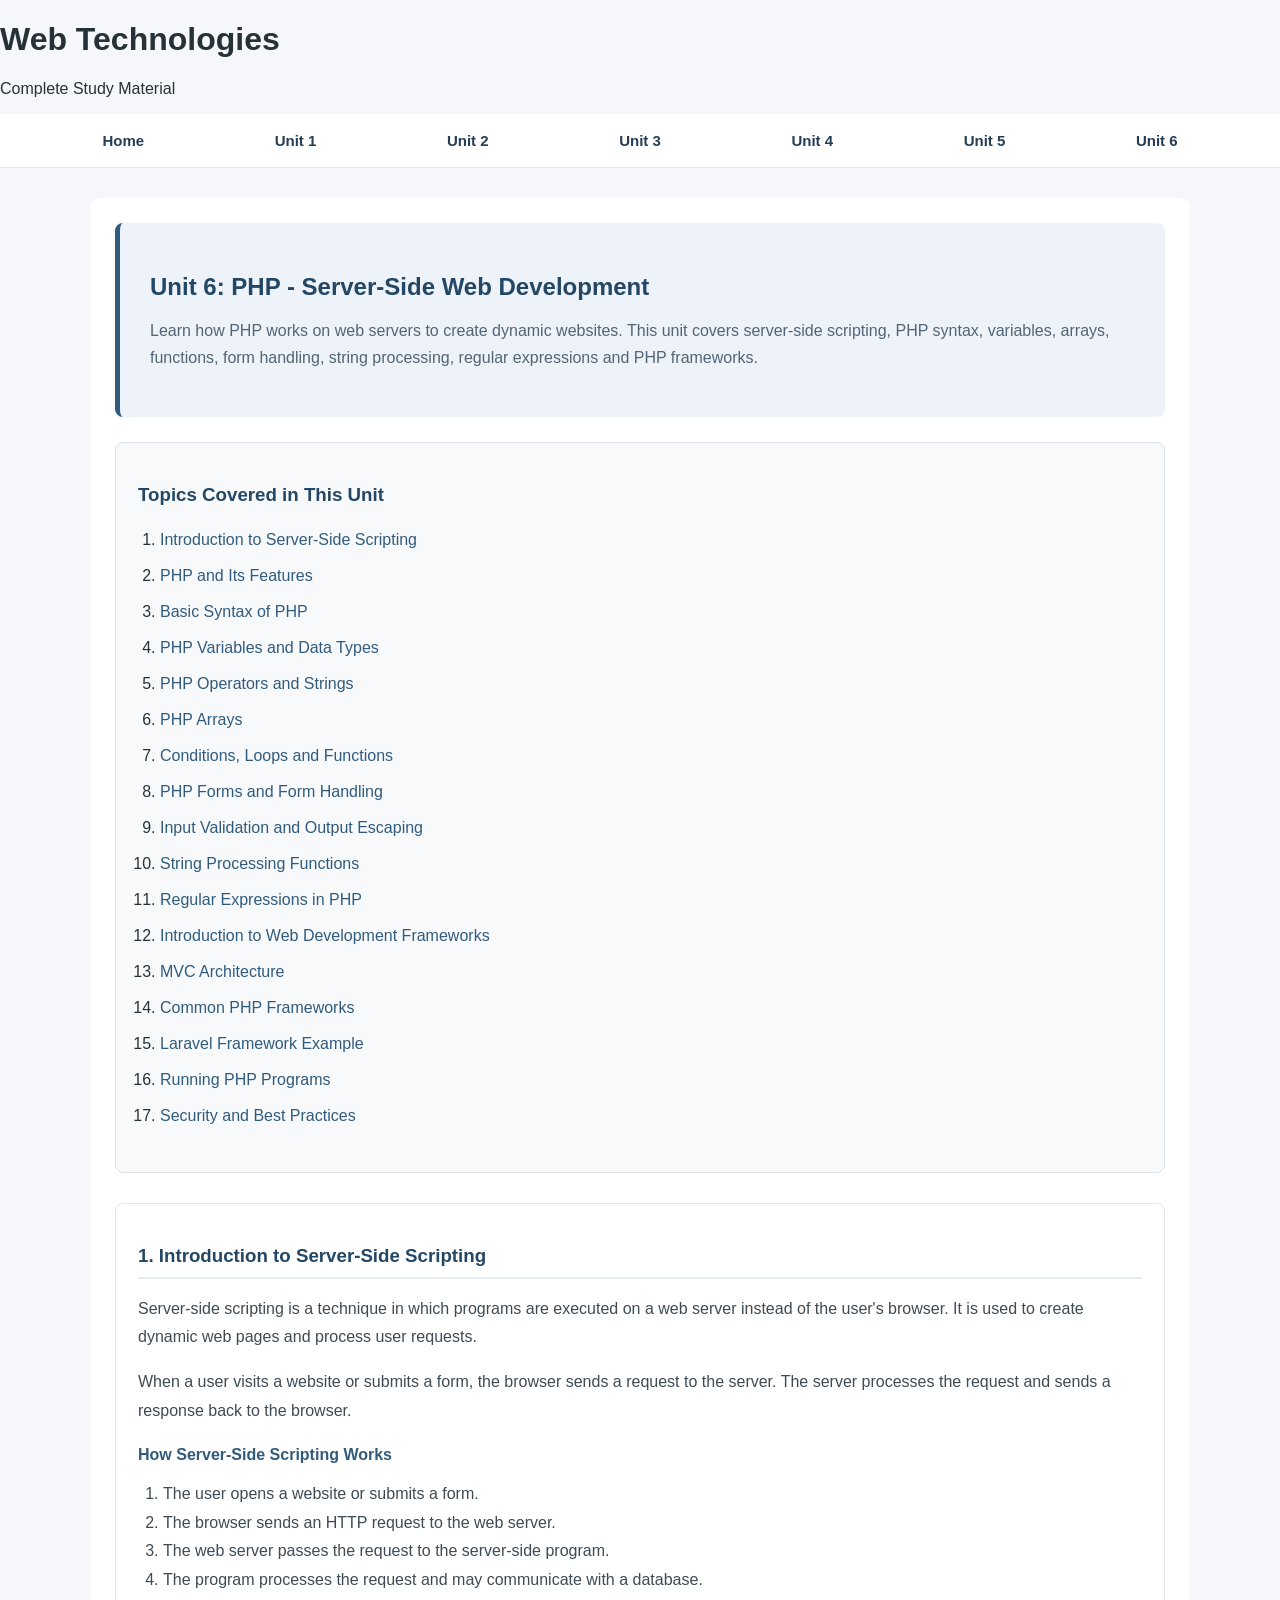
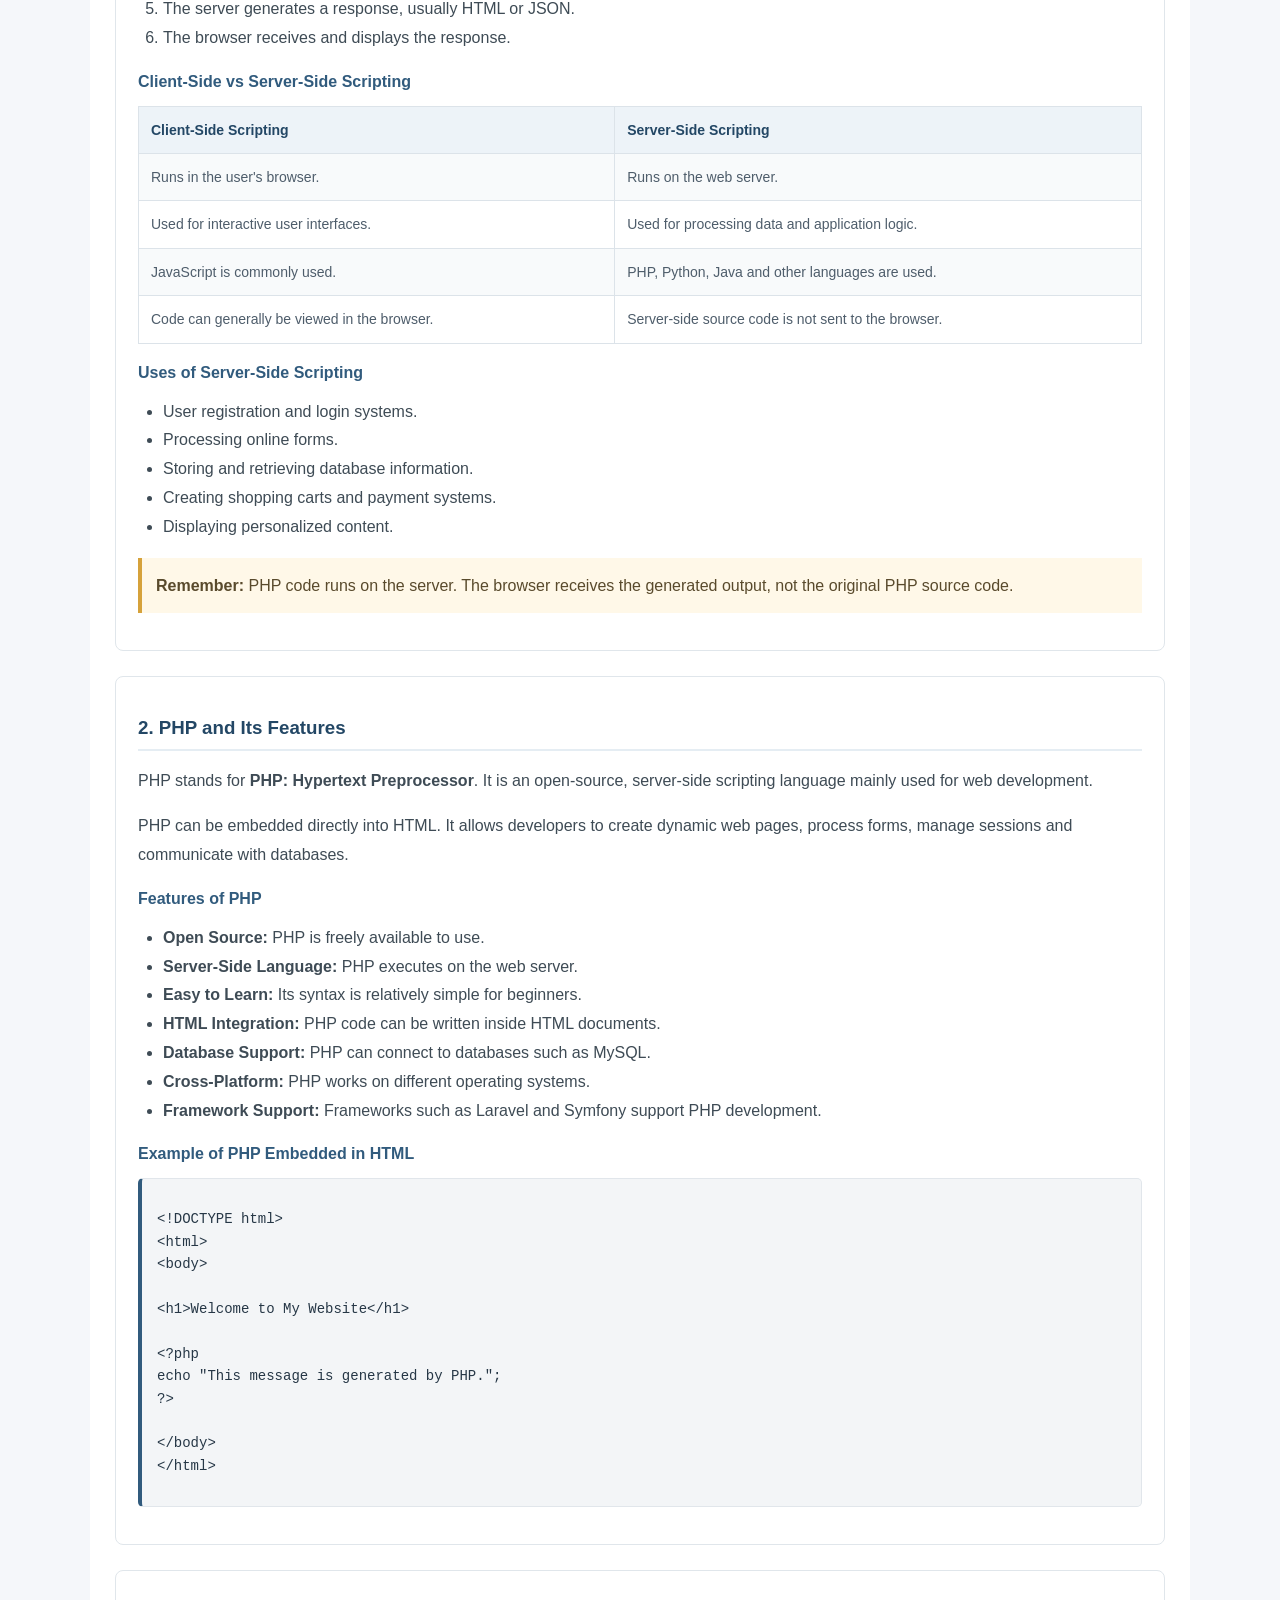
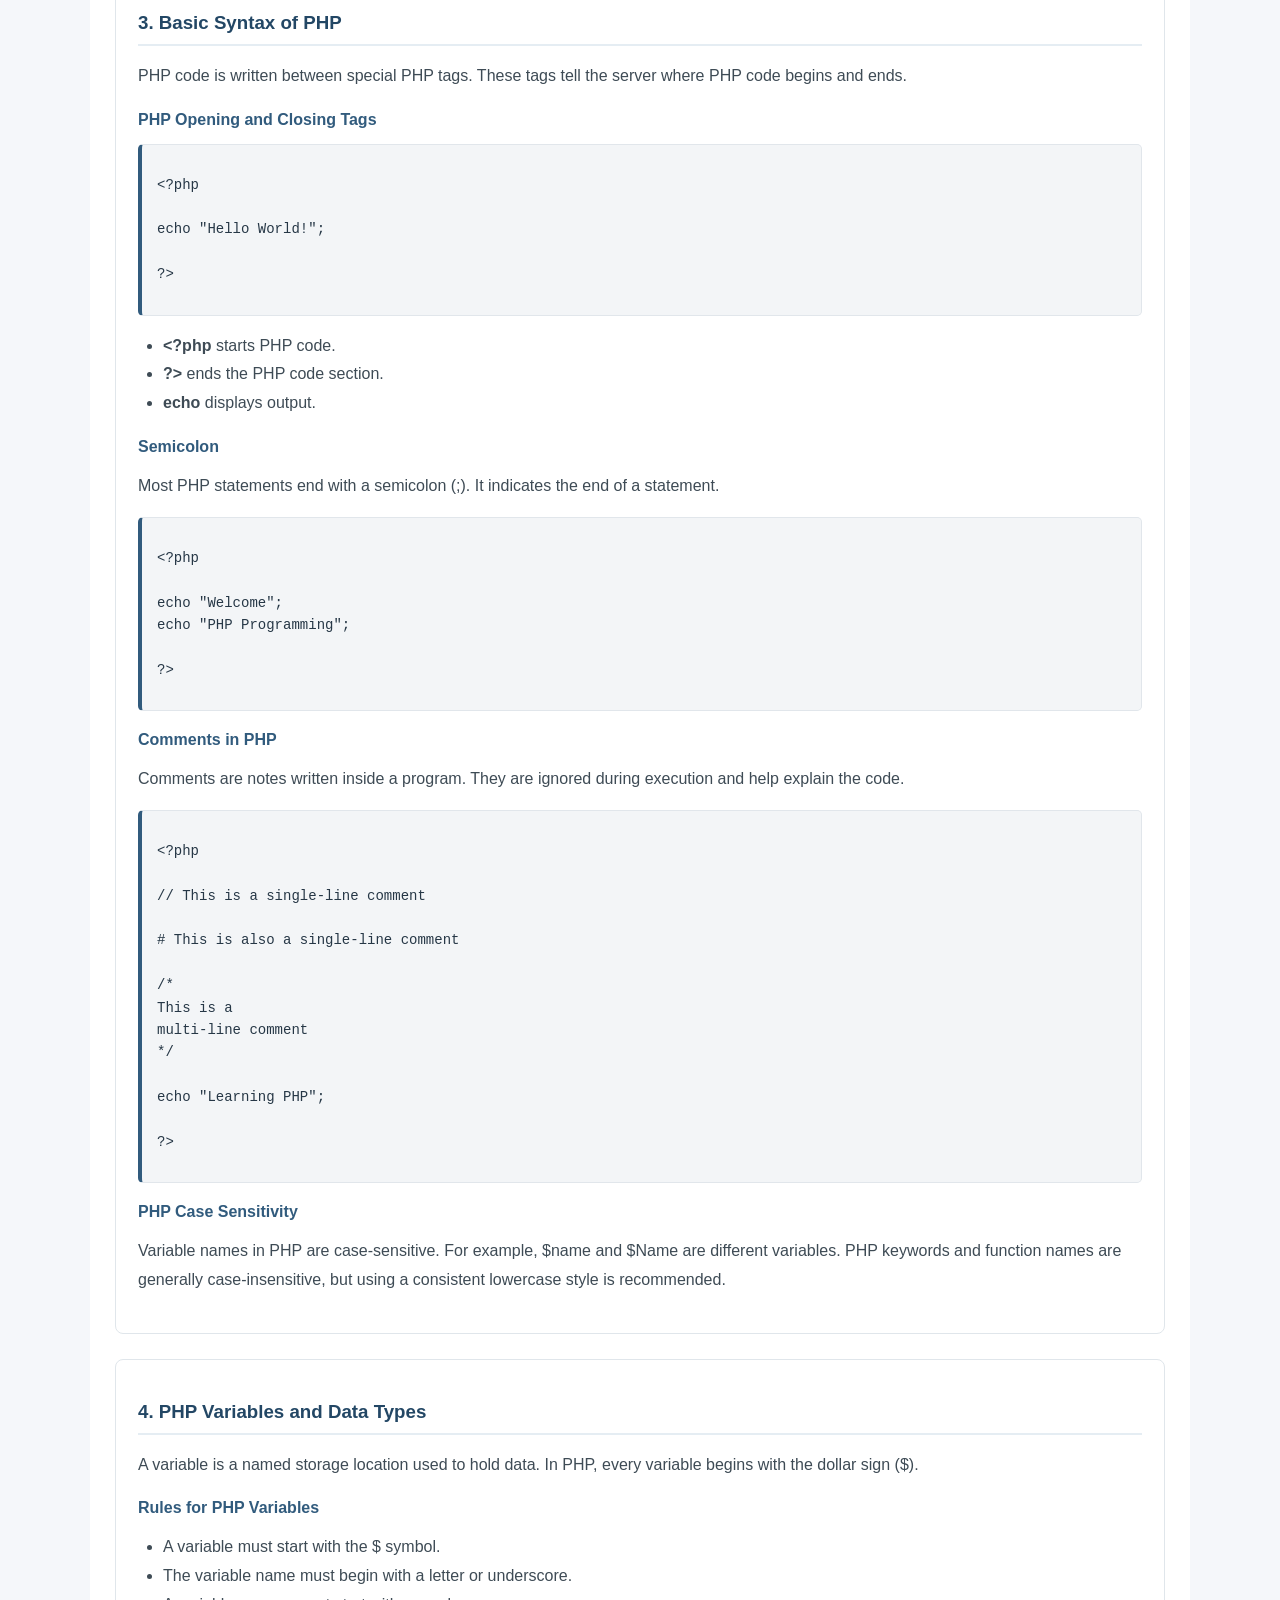
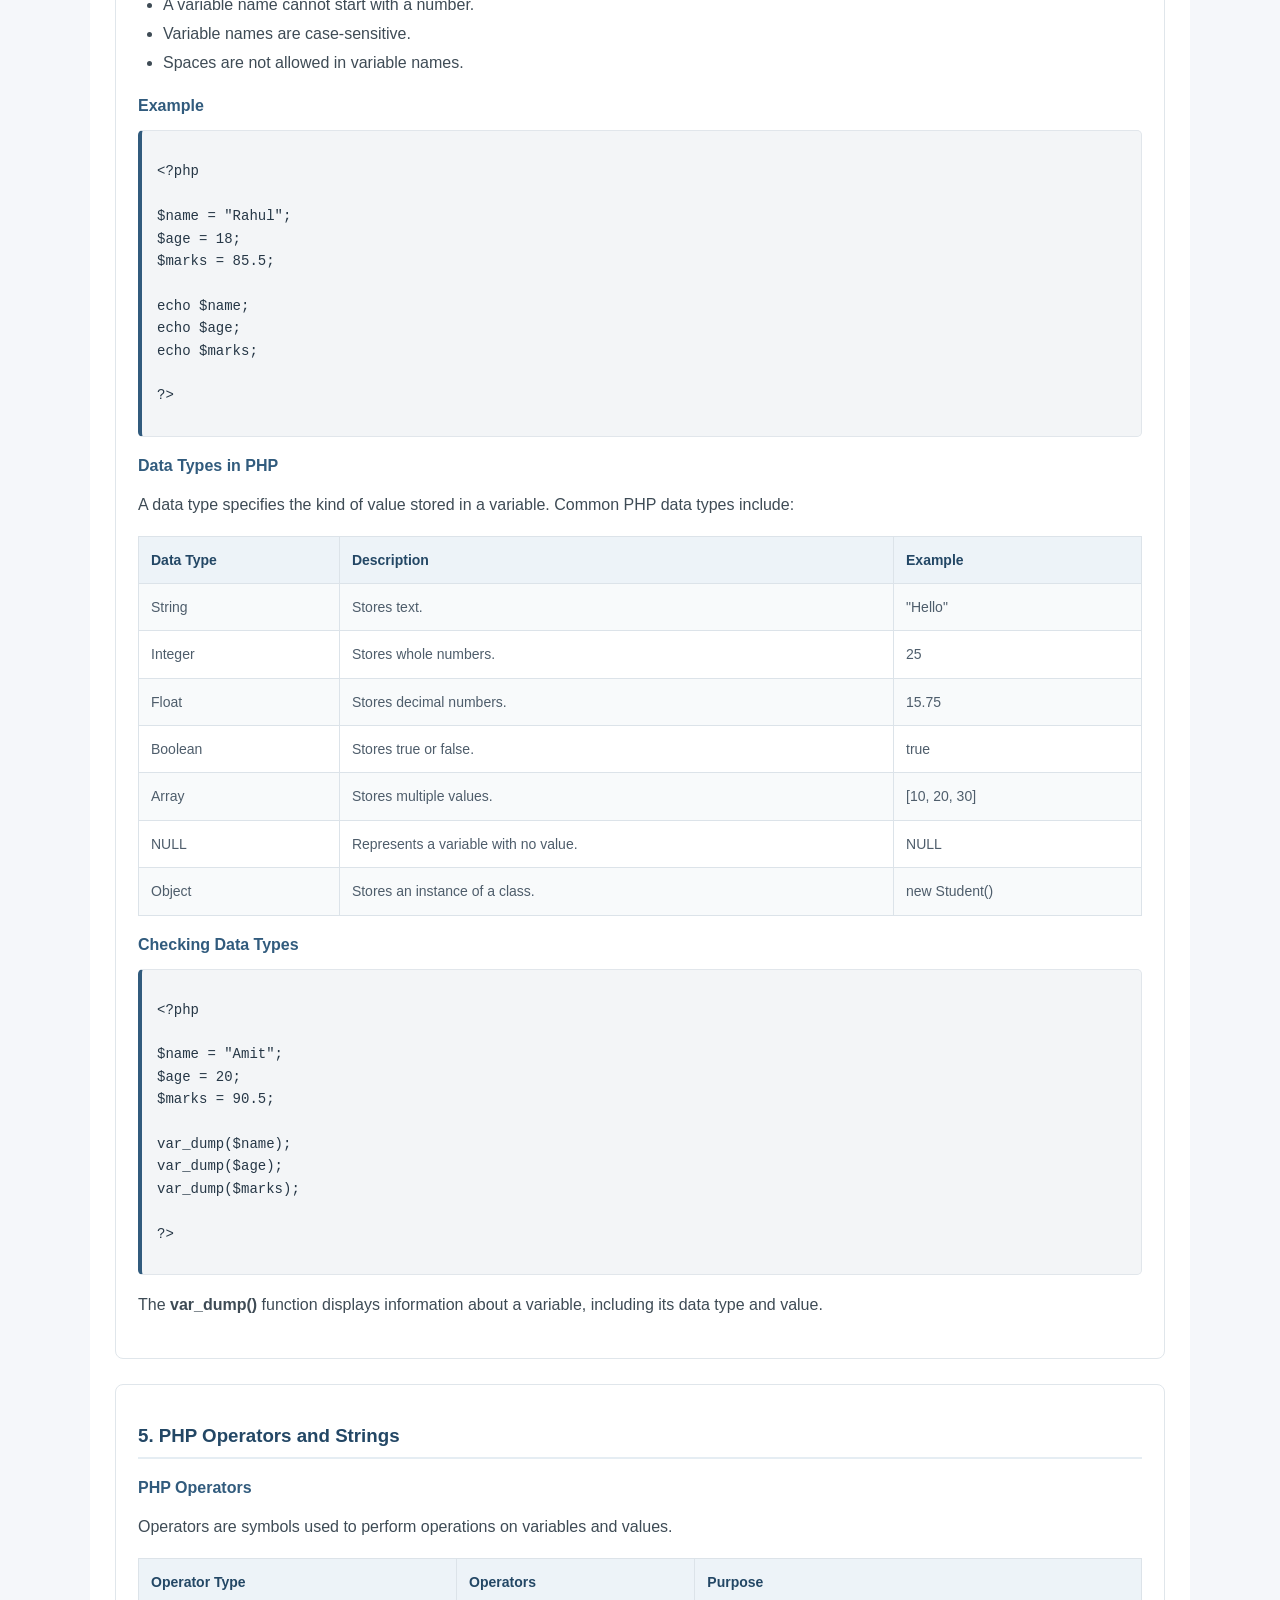
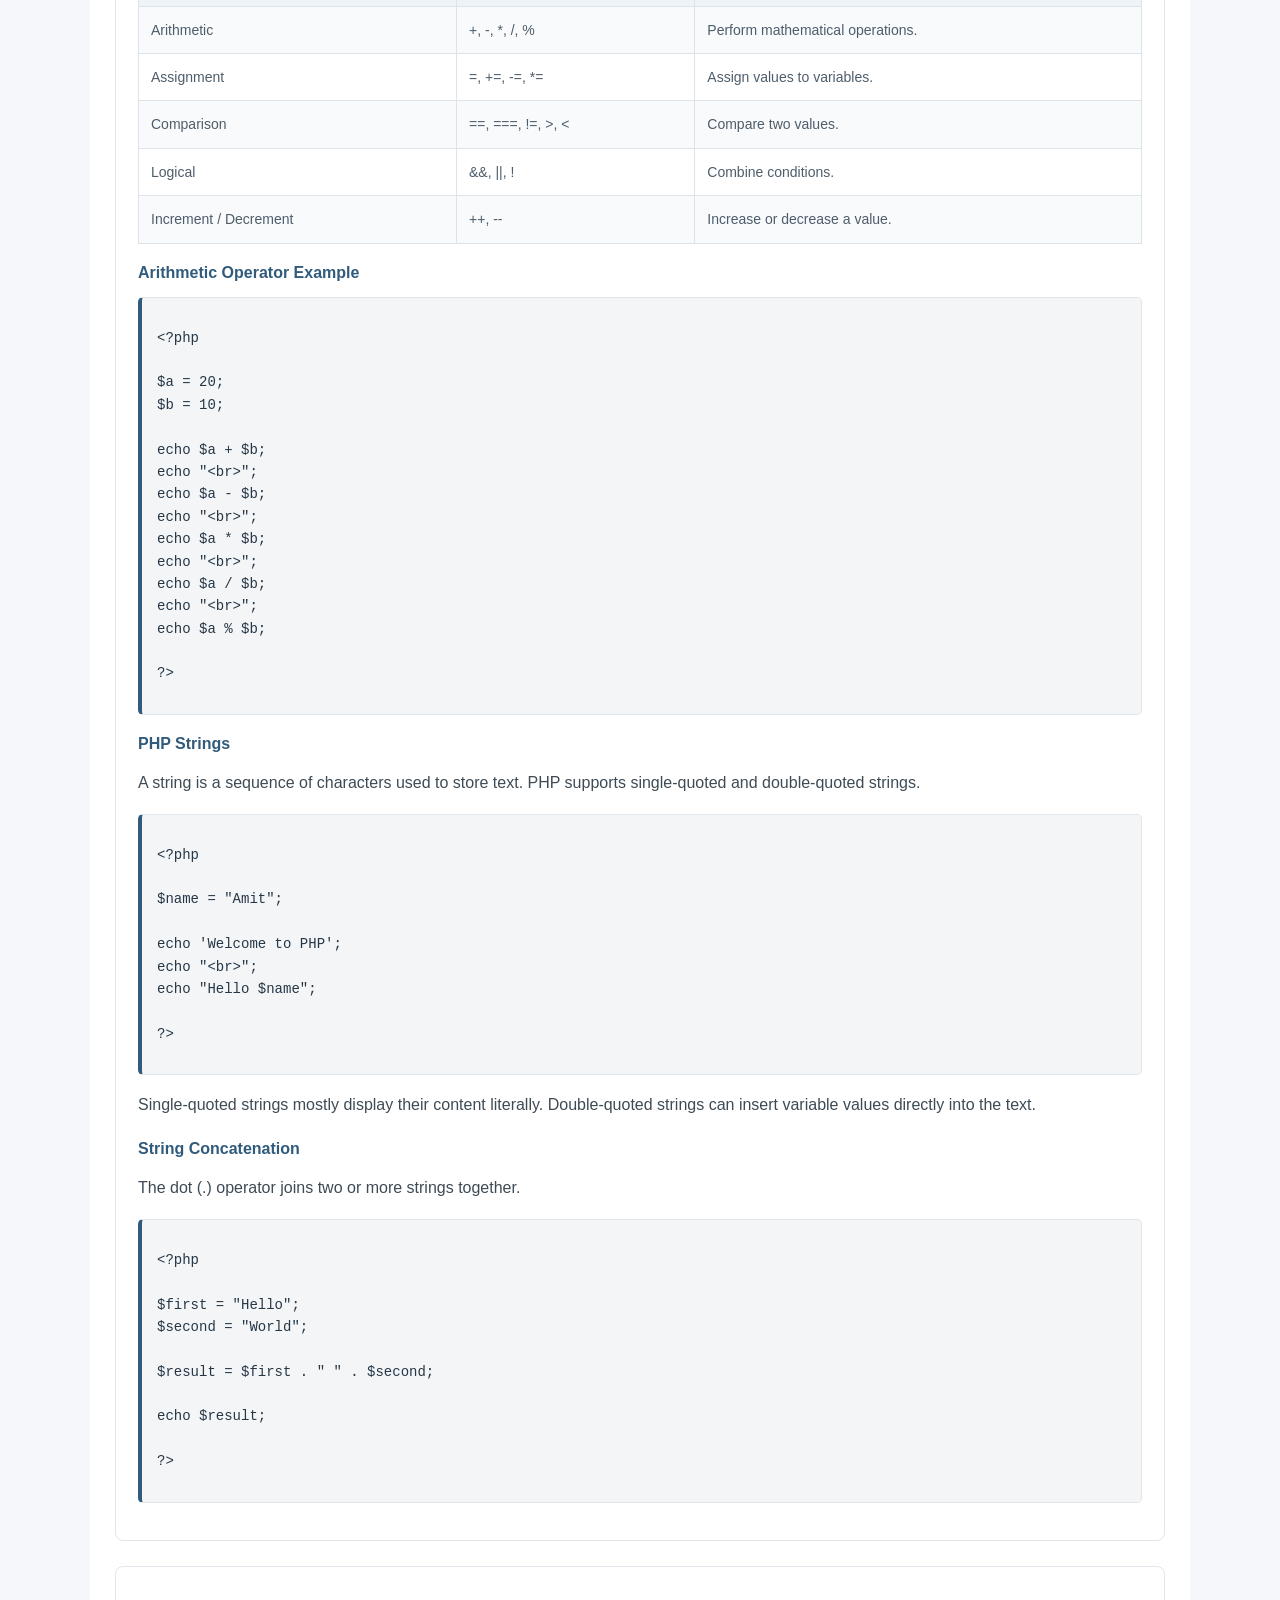
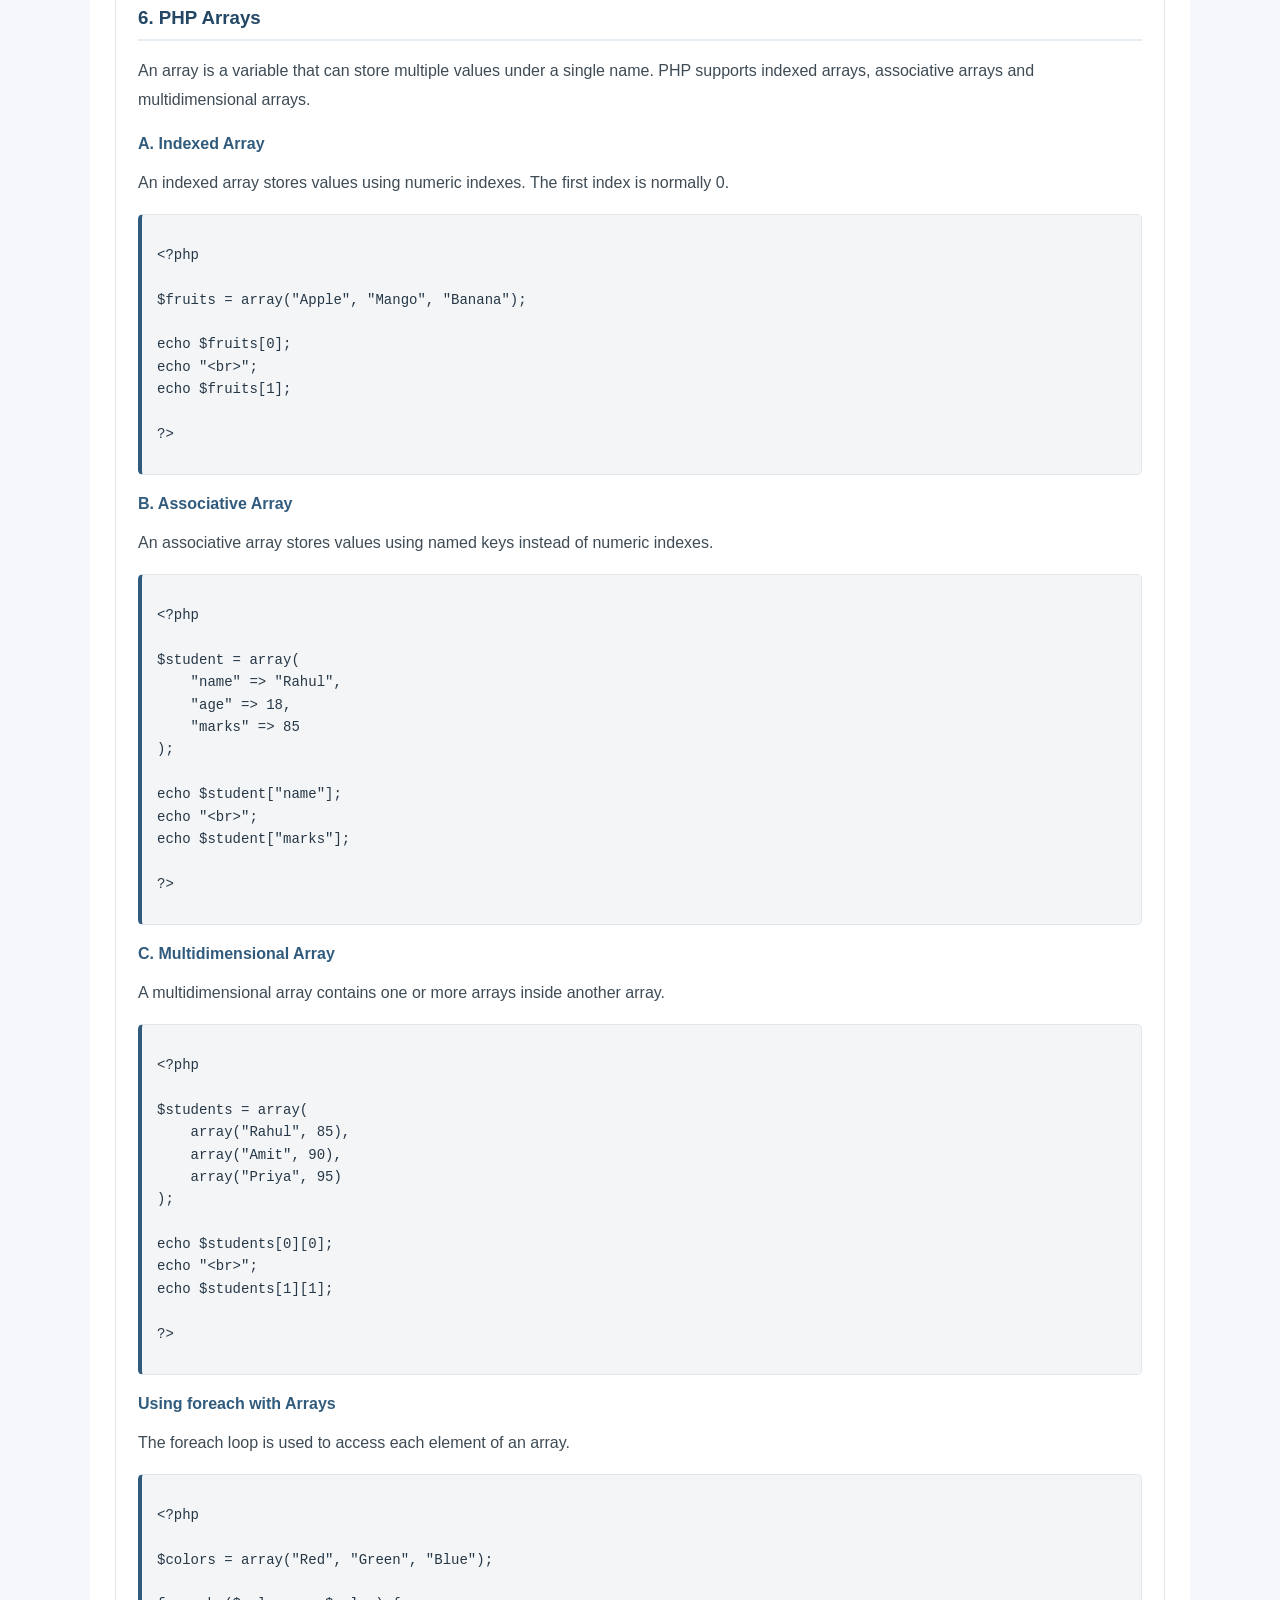
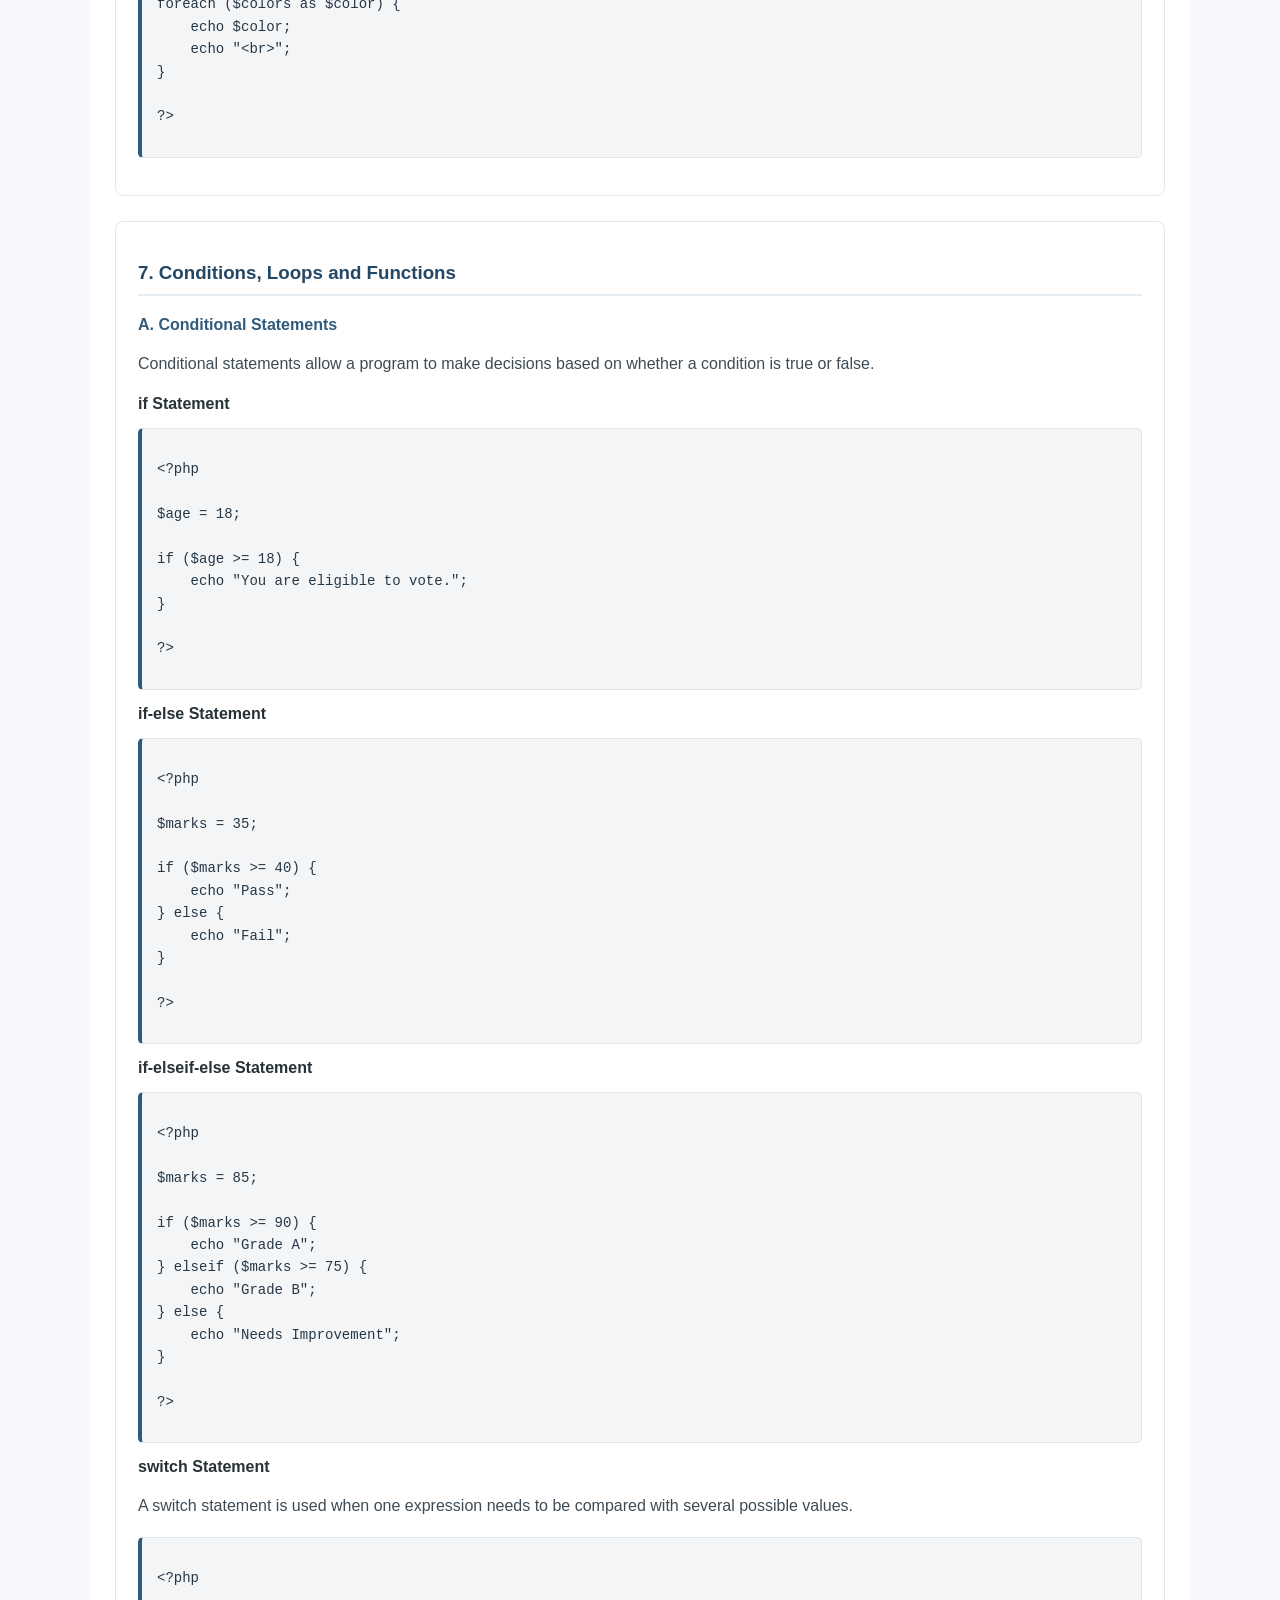
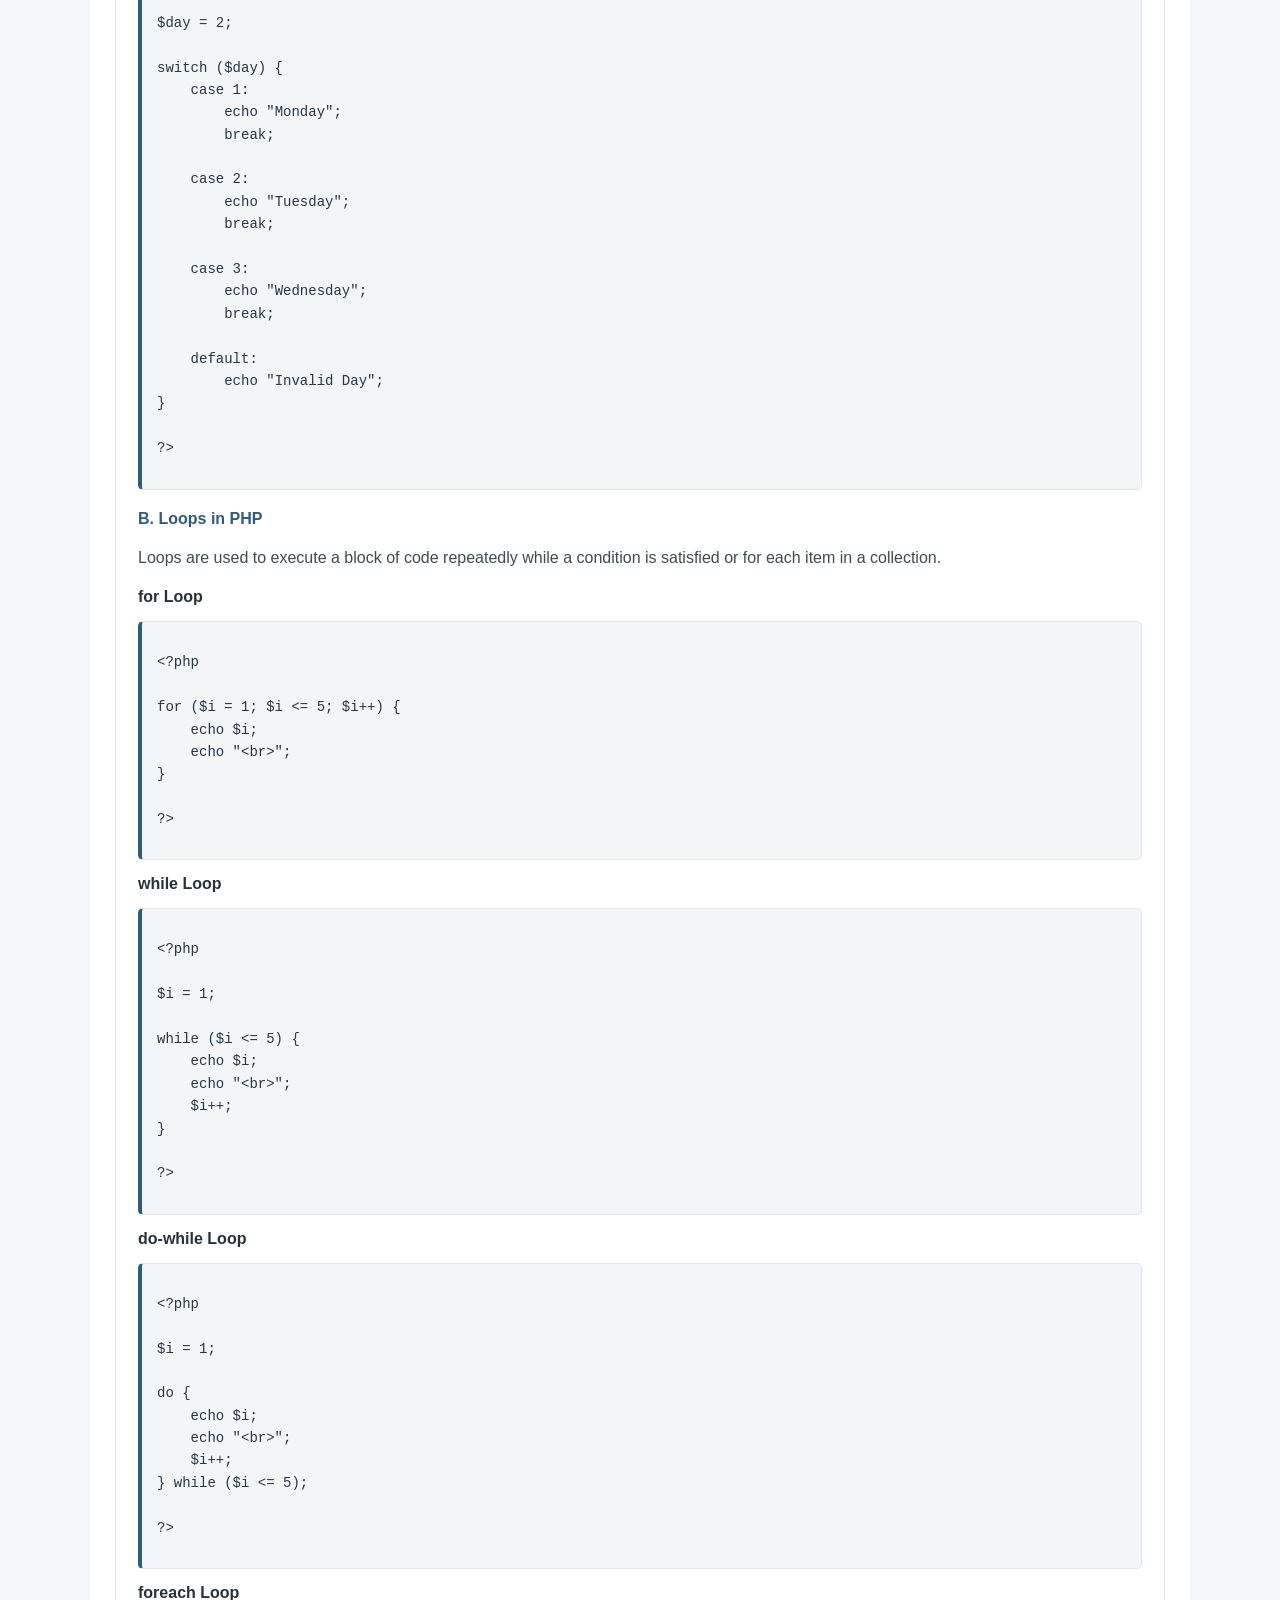
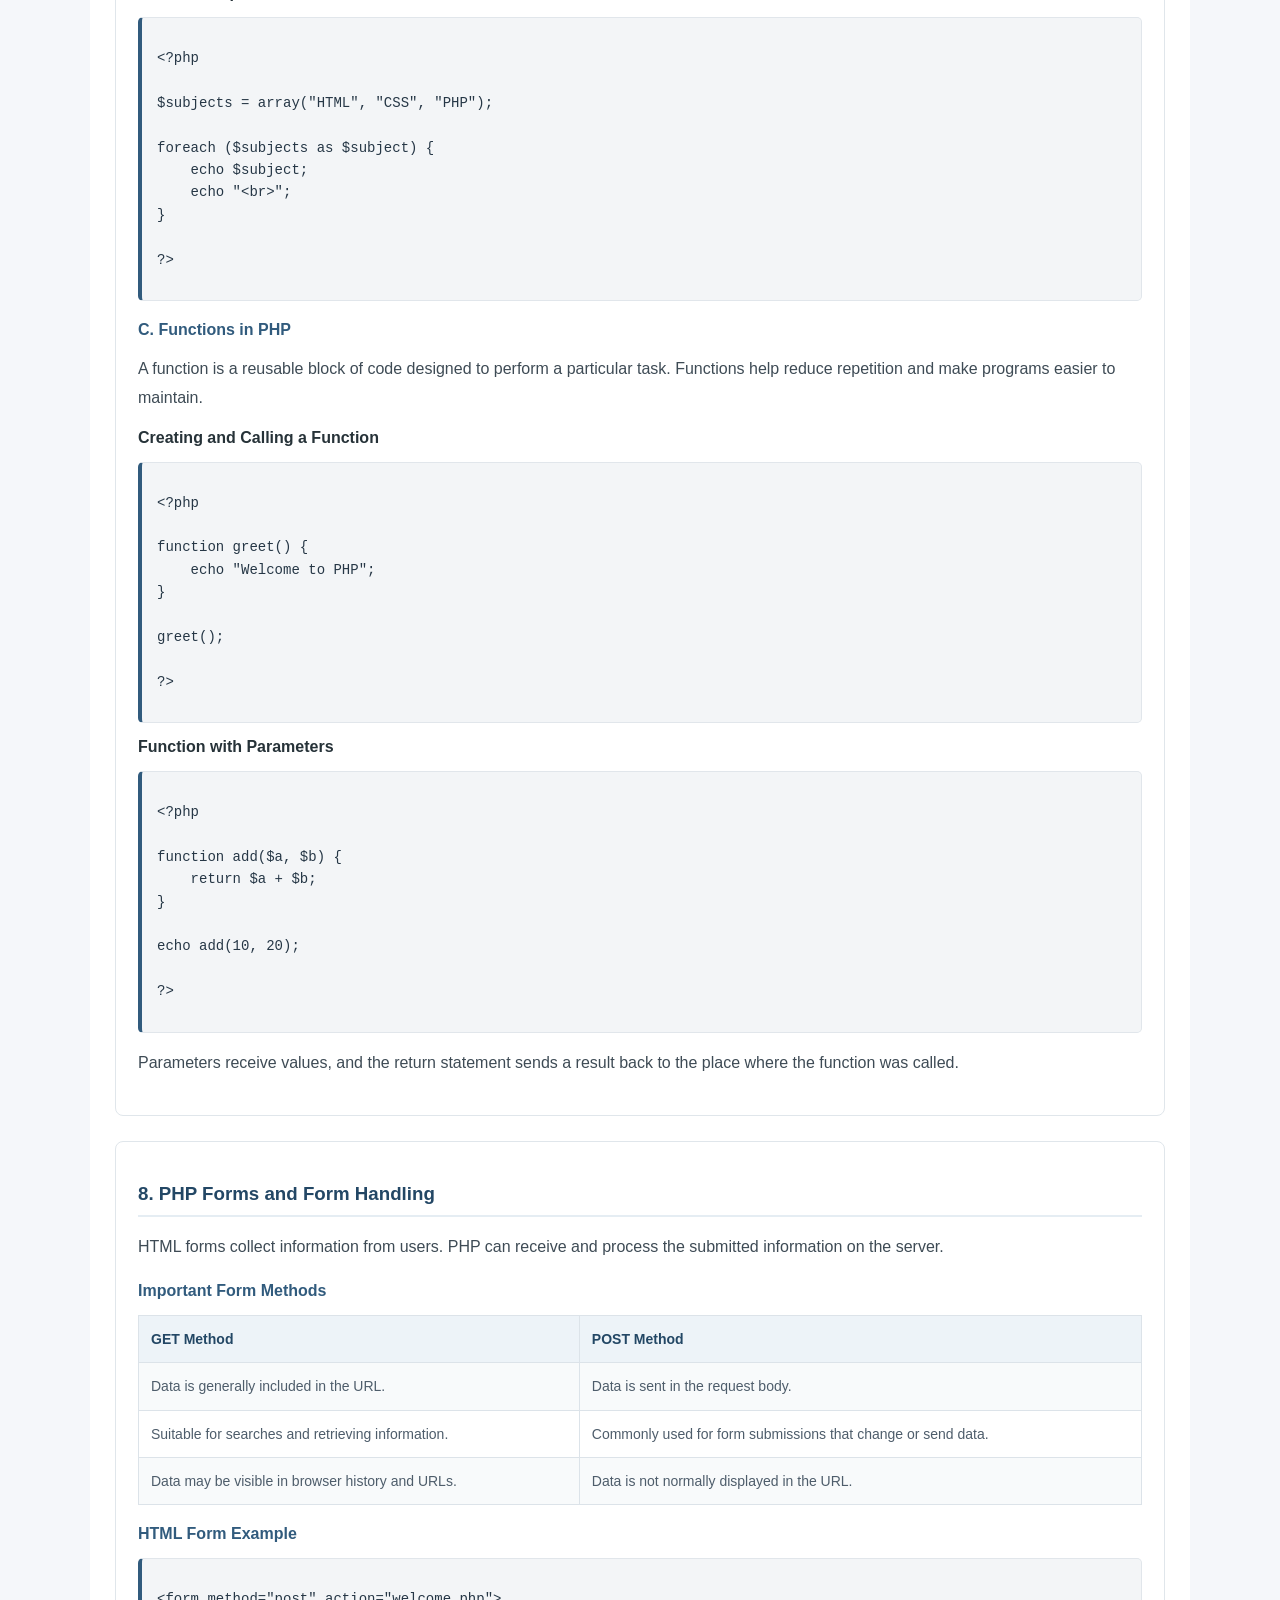
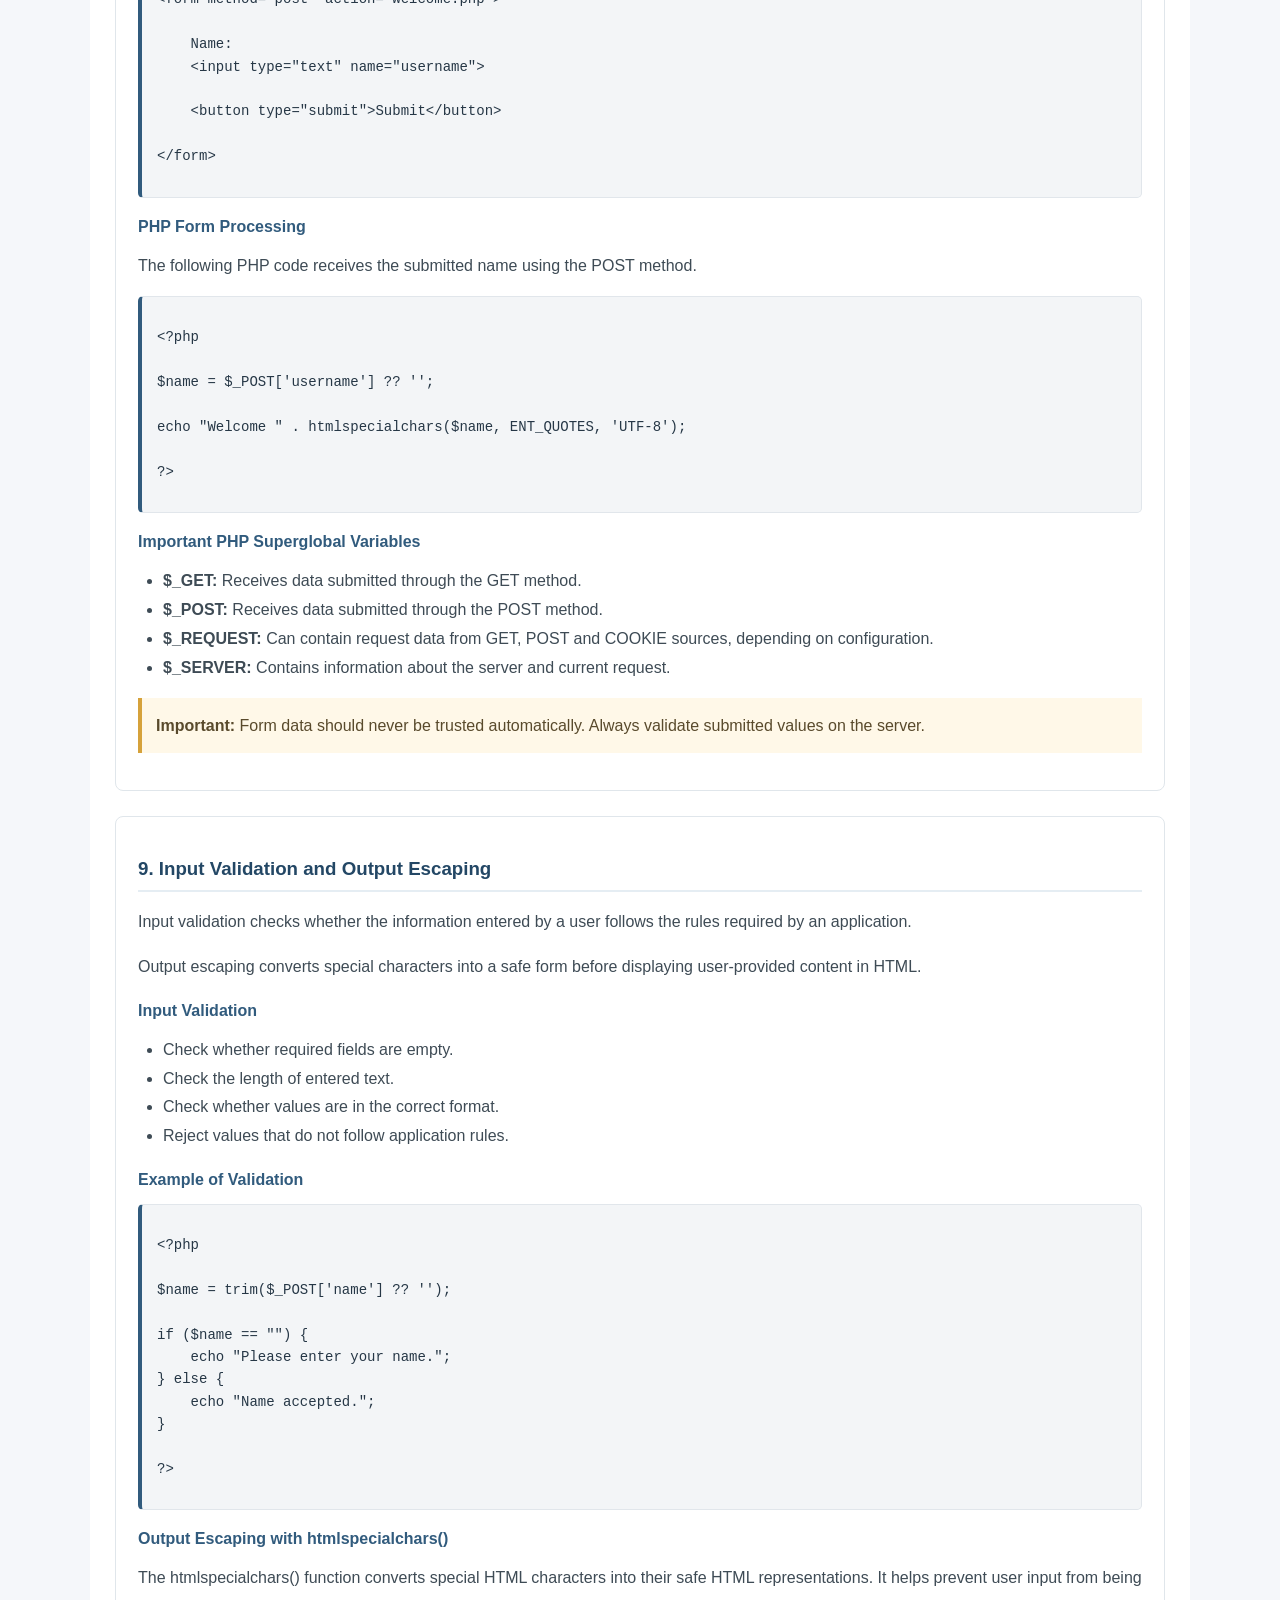
<file: unit6.html>
<!DOCTYPE html>
<html lang="en">
<head>
    <meta charset="UTF-8">
    <meta name="viewport" content="width=device-width, initial-scale=1.0">
    <title>Unit 6 - PHP | Web Technologies</title>
    <link rel="stylesheet" href="style.css">

    <style>
        .unit-content {
            max-width: 1100px;
            margin: 30px auto;
            padding: 25px;
            background: white;
            border-radius: 10px;
        }

        .unit-heading {
            background: #edf3f8;
            padding: 30px;
            border-left: 5px solid #315b7d;
            border-radius: 8px;
            margin-bottom: 25px;
        }

        .unit-heading h2 {
            color: #234765;
            margin-bottom: 10px;
        }

        .unit-heading p {
            color: #526575;
            line-height: 1.7;
        }

        .topic-list {
            background: #f7f9fb;
            border: 1px solid #dce4eb;
            border-radius: 8px;
            padding: 22px;
            margin-bottom: 30px;
        }

        .topic-list h3 {
            color: #234765;
            margin-bottom: 15px;
        }

        .topic-list ol {
            padding-left: 22px;
        }

        .topic-list li {
            padding: 6px 0;
            line-height: 1.5;
        }

        .topic-list a {
            color: #315b7d;
            text-decoration: none;
        }

        .topic-list a:hover {
            text-decoration: underline;
        }

        .content-section {
            padding: 22px;
            margin-bottom: 25px;
            border: 1px solid #e0e6eb;
            border-radius: 8px;
            background: #ffffff;
        }

        .content-section h3 {
            color: #234765;
            border-bottom: 2px solid #e5edf3;
            padding-bottom: 10px;
            margin-bottom: 16px;
        }

        .content-section h4 {
            color: #315b7d;
            margin-top: 20px;
            margin-bottom: 10px;
        }

        .content-section p,
        .content-section li {
            color: #3e4b55;
            line-height: 1.8;
        }

        .content-section ul,
        .content-section ol {
            padding-left: 25px;
        }

        .example {
            background: #f3f5f7;
            border-left: 4px solid #315b7d;
            padding: 15px;
            margin: 15px 0;
            border-radius: 5px;
            overflow-x: auto;
        }

        .example pre {
            white-space: pre-wrap;
            overflow-wrap: anywhere;
            font-size: 14px;
            line-height: 1.6;
            color: #263746;
        }

        .note {
            background: #fff8e8;
            border-left: 4px solid #d6a23b;
            padding: 14px;
            margin: 15px 0;
            line-height: 1.7;
            color: #594a2c;
        }

        .comparison {
            width: 100%;
            border-collapse: collapse;
            margin: 15px 0;
        }

        .comparison th,
        .comparison td {
            border: 1px solid #dce3e9;
            padding: 12px;
            text-align: left;
            line-height: 1.6;
        }

        .comparison th {
            background: #edf3f8;
            color: #234765;
        }

        .comparison tr:nth-child(even) {
            background: #f8fafb;
        }

        .unit-footer {
            background: #edf3f8;
            padding: 22px;
            border-radius: 8px;
            margin-top: 25px;
        }

        .unit-footer h3 {
            color: #234765;
            margin-bottom: 12px;
        }

        .unit-footer li {
            line-height: 1.8;
        }

        .back-top {
            display: inline-block;
            margin-top: 15px;
            color: #315b7d;
            text-decoration: none;
            font-weight: bold;
        }

        @media (max-width: 600px) {
            .unit-content {
                padding: 12px;
                margin: 15px auto;
            }

            .content-section {
                padding: 15px;
            }

            .comparison {
                font-size: 13px;
            }
        }
    </style>
</head>

<body>

<header>
    <h1>Web Technologies</h1>
    <p>Complete Study Material</p>
</header>

<nav>
    <a href="index.html">Home</a>
    <a href="unit1.html">Unit 1</a>
    <a href="unit2.html">Unit 2</a>
    <a href="unit3.html">Unit 3</a>
    <a href="unit4.html">Unit 4</a>
    <a href="unit5.html">Unit 5</a>
    <a href="unit6.html">Unit 6</a>
</nav>

<main class="unit-content">

    <div class="unit-heading">
        <h2>Unit 6: PHP - Server-Side Web Development</h2>
        <p>
            Learn how PHP works on web servers to create dynamic websites.
            This unit covers server-side scripting, PHP syntax, variables,
            arrays, functions, form handling, string processing, regular
            expressions and PHP frameworks.
        </p>
    </div>

    <!-- TOPICS -->

    <div class="topic-list" id="top">
        <h3>Topics Covered in This Unit</h3>

        <ol>
            <li><a href="#topic1">Introduction to Server-Side Scripting</a></li>
            <li><a href="#topic2">PHP and Its Features</a></li>
            <li><a href="#topic3">Basic Syntax of PHP</a></li>
            <li><a href="#topic4">PHP Variables and Data Types</a></li>
            <li><a href="#topic5">PHP Operators and Strings</a></li>
            <li><a href="#topic6">PHP Arrays</a></li>
            <li><a href="#topic7">Conditions, Loops and Functions</a></li>
            <li><a href="#topic8">PHP Forms and Form Handling</a></li>
            <li><a href="#topic9">Input Validation and Output Escaping</a></li>
            <li><a href="#topic10">String Processing Functions</a></li>
            <li><a href="#topic11">Regular Expressions in PHP</a></li>
            <li><a href="#topic12">Introduction to Web Development Frameworks</a></li>
            <li><a href="#topic13">MVC Architecture</a></li>
            <li><a href="#topic14">Common PHP Frameworks</a></li>
            <li><a href="#topic15">Laravel Framework Example</a></li>
            <li><a href="#topic16">Running PHP Programs</a></li>
            <li><a href="#topic17">Security and Best Practices</a></li>
        </ol>
    </div>


    <!-- TOPIC 1 -->

    <section class="content-section" id="topic1">
        <h3>1. Introduction to Server-Side Scripting</h3>

        <p>
            Server-side scripting is a technique in which programs are
            executed on a web server instead of the user's browser.
            It is used to create dynamic web pages and process user requests.
        </p>

        <p>
            When a user visits a website or submits a form, the browser
            sends a request to the server. The server processes the request
            and sends a response back to the browser.
        </p>

        <h4>How Server-Side Scripting Works</h4>

        <ol>
            <li>The user opens a website or submits a form.</li>
            <li>The browser sends an HTTP request to the web server.</li>
            <li>The web server passes the request to the server-side program.</li>
            <li>The program processes the request and may communicate with a database.</li>
            <li>The server generates a response, usually HTML or JSON.</li>
            <li>The browser receives and displays the response.</li>
        </ol>

        <h4>Client-Side vs Server-Side Scripting</h4>

        <table class="comparison">
            <tr>
                <th>Client-Side Scripting</th>
                <th>Server-Side Scripting</th>
            </tr>
            <tr>
                <td>Runs in the user's browser.</td>
                <td>Runs on the web server.</td>
            </tr>
            <tr>
                <td>Used for interactive user interfaces.</td>
                <td>Used for processing data and application logic.</td>
            </tr>
            <tr>
                <td>JavaScript is commonly used.</td>
                <td>PHP, Python, Java and other languages are used.</td>
            </tr>
            <tr>
                <td>Code can generally be viewed in the browser.</td>
                <td>Server-side source code is not sent to the browser.</td>
            </tr>
        </table>

        <h4>Uses of Server-Side Scripting</h4>
        <ul>
            <li>User registration and login systems.</li>
            <li>Processing online forms.</li>
            <li>Storing and retrieving database information.</li>
            <li>Creating shopping carts and payment systems.</li>
            <li>Displaying personalized content.</li>
        </ul>

        <div class="note">
            <strong>Remember:</strong> PHP code runs on the server.
            The browser receives the generated output, not the original
            PHP source code.
        </div>
    </section>


    <!-- TOPIC 2 -->

    <section class="content-section" id="topic2">
        <h3>2. PHP and Its Features</h3>

        <p>
            PHP stands for <strong>PHP: Hypertext Preprocessor</strong>.
            It is an open-source, server-side scripting language mainly
            used for web development.
        </p>

        <p>
            PHP can be embedded directly into HTML. It allows developers
            to create dynamic web pages, process forms, manage sessions
            and communicate with databases.
        </p>

        <h4>Features of PHP</h4>

        <ul>
            <li><strong>Open Source:</strong> PHP is freely available to use.</li>
            <li><strong>Server-Side Language:</strong> PHP executes on the web server.</li>
            <li><strong>Easy to Learn:</strong> Its syntax is relatively simple for beginners.</li>
            <li><strong>HTML Integration:</strong> PHP code can be written inside HTML documents.</li>
            <li><strong>Database Support:</strong> PHP can connect to databases such as MySQL.</li>
            <li><strong>Cross-Platform:</strong> PHP works on different operating systems.</li>
            <li><strong>Framework Support:</strong> Frameworks such as Laravel and Symfony support PHP development.</li>
        </ul>

        <h4>Example of PHP Embedded in HTML</h4>

        <div class="example">
<pre>
&lt;!DOCTYPE html&gt;
&lt;html&gt;
&lt;body&gt;

&lt;h1&gt;Welcome to My Website&lt;/h1&gt;

&lt;?php
echo "This message is generated by PHP.";
?&gt;

&lt;/body&gt;
&lt;/html&gt;
</pre>
        </div>
    </section>


    <!-- TOPIC 3 -->

    <section class="content-section" id="topic3">
        <h3>3. Basic Syntax of PHP</h3>

        <p>
            PHP code is written between special PHP tags.
            These tags tell the server where PHP code begins and ends.
        </p>

        <h4>PHP Opening and Closing Tags</h4>

        <div class="example">
<pre>
&lt;?php

echo "Hello World!";

?&gt;
</pre>
        </div>

        <ul>
            <li><strong>&lt;?php</strong> starts PHP code.</li>
            <li><strong>?&gt;</strong> ends the PHP code section.</li>
            <li><strong>echo</strong> displays output.</li>
        </ul>

        <h4>Semicolon</h4>

        <p>
            Most PHP statements end with a semicolon (;).
            It indicates the end of a statement.
        </p>

        <div class="example">
<pre>
&lt;?php

echo "Welcome";
echo "PHP Programming";

?&gt;
</pre>
        </div>

        <h4>Comments in PHP</h4>

        <p>
            Comments are notes written inside a program.
            They are ignored during execution and help explain the code.
        </p>

        <div class="example">
<pre>
&lt;?php

// This is a single-line comment

# This is also a single-line comment

/*
This is a
multi-line comment
*/

echo "Learning PHP";

?&gt;
</pre>
        </div>

        <h4>PHP Case Sensitivity</h4>

        <p>
            Variable names in PHP are case-sensitive.
            For example, $name and $Name are different variables.
            PHP keywords and function names are generally case-insensitive,
            but using a consistent lowercase style is recommended.
        </p>
    </section>


    <!-- TOPIC 4 -->

    <section class="content-section" id="topic4">
        <h3>4. PHP Variables and Data Types</h3>

        <p>
            A variable is a named storage location used to hold data.
            In PHP, every variable begins with the dollar sign ($).
        </p>

        <h4>Rules for PHP Variables</h4>

        <ul>
            <li>A variable must start with the $ symbol.</li>
            <li>The variable name must begin with a letter or underscore.</li>
            <li>A variable name cannot start with a number.</li>
            <li>Variable names are case-sensitive.</li>
            <li>Spaces are not allowed in variable names.</li>
        </ul>

        <h4>Example</h4>

        <div class="example">
<pre>
&lt;?php

$name = "Rahul";
$age = 18;
$marks = 85.5;

echo $name;
echo $age;
echo $marks;

?&gt;
</pre>
        </div>

        <h4>Data Types in PHP</h4>

        <p>
            A data type specifies the kind of value stored in a variable.
            Common PHP data types include:
        </p>

        <table class="comparison">
            <tr>
                <th>Data Type</th>
                <th>Description</th>
                <th>Example</th>
            </tr>
            <tr>
                <td>String</td>
                <td>Stores text.</td>
                <td>"Hello"</td>
            </tr>
            <tr>
                <td>Integer</td>
                <td>Stores whole numbers.</td>
                <td>25</td>
            </tr>
            <tr>
                <td>Float</td>
                <td>Stores decimal numbers.</td>
                <td>15.75</td>
            </tr>
            <tr>
                <td>Boolean</td>
                <td>Stores true or false.</td>
                <td>true</td>
            </tr>
            <tr>
                <td>Array</td>
                <td>Stores multiple values.</td>
                <td>[10, 20, 30]</td>
            </tr>
            <tr>
                <td>NULL</td>
                <td>Represents a variable with no value.</td>
                <td>NULL</td>
            </tr>
            <tr>
                <td>Object</td>
                <td>Stores an instance of a class.</td>
                <td>new Student()</td>
            </tr>
        </table>

        <h4>Checking Data Types</h4>

        <div class="example">
<pre>
&lt;?php

$name = "Amit";
$age = 20;
$marks = 90.5;

var_dump($name);
var_dump($age);
var_dump($marks);

?&gt;
</pre>
        </div>

        <p>
            The <strong>var_dump()</strong> function displays information
            about a variable, including its data type and value.
        </p>
    </section>


    <!-- TOPIC 5 -->

    <section class="content-section" id="topic5">
        <h3>5. PHP Operators and Strings</h3>

        <h4>PHP Operators</h4>

        <p>
            Operators are symbols used to perform operations on variables
            and values.
        </p>

        <table class="comparison">
            <tr>
                <th>Operator Type</th>
                <th>Operators</th>
                <th>Purpose</th>
            </tr>
            <tr>
                <td>Arithmetic</td>
                <td>+, -, *, /, %</td>
                <td>Perform mathematical operations.</td>
            </tr>
            <tr>
                <td>Assignment</td>
                <td>=, +=, -=, *=</td>
                <td>Assign values to variables.</td>
            </tr>
            <tr>
                <td>Comparison</td>
                <td>==, ===, !=, &gt;, &lt;</td>
                <td>Compare two values.</td>
            </tr>
            <tr>
                <td>Logical</td>
                <td>&amp;&amp;, ||, !</td>
                <td>Combine conditions.</td>
            </tr>
            <tr>
                <td>Increment / Decrement</td>
                <td>++, --</td>
                <td>Increase or decrease a value.</td>
            </tr>
        </table>

        <h4>Arithmetic Operator Example</h4>

        <div class="example">
<pre>
&lt;?php

$a = 20;
$b = 10;

echo $a + $b;
echo "&lt;br&gt;";
echo $a - $b;
echo "&lt;br&gt;";
echo $a * $b;
echo "&lt;br&gt;";
echo $a / $b;
echo "&lt;br&gt;";
echo $a % $b;

?&gt;
</pre>
        </div>

        <h4>PHP Strings</h4>

        <p>
            A string is a sequence of characters used to store text.
            PHP supports single-quoted and double-quoted strings.
        </p>

        <div class="example">
<pre>
&lt;?php

$name = "Amit";

echo 'Welcome to PHP';
echo "&lt;br&gt;";
echo "Hello $name";

?&gt;
</pre>
        </div>

        <p>
            Single-quoted strings mostly display their content literally.
            Double-quoted strings can insert variable values directly
            into the text.
        </p>

        <h4>String Concatenation</h4>

        <p>
            The dot (.) operator joins two or more strings together.
        </p>

        <div class="example">
<pre>
&lt;?php

$first = "Hello";
$second = "World";

$result = $first . " " . $second;

echo $result;

?&gt;
</pre>
        </div>
    </section>


    <!-- TOPIC 6 -->

    <section class="content-section" id="topic6">
        <h3>6. PHP Arrays</h3>

        <p>
            An array is a variable that can store multiple values
            under a single name. PHP supports indexed arrays,
            associative arrays and multidimensional arrays.
        </p>

        <h4>A. Indexed Array</h4>

        <p>
            An indexed array stores values using numeric indexes.
            The first index is normally 0.
        </p>

        <div class="example">
<pre>
&lt;?php

$fruits = array("Apple", "Mango", "Banana");

echo $fruits[0];
echo "&lt;br&gt;";
echo $fruits[1];

?&gt;
</pre>
        </div>

        <h4>B. Associative Array</h4>

        <p>
            An associative array stores values using named keys
            instead of numeric indexes.
        </p>

        <div class="example">
<pre>
&lt;?php

$student = array(
    "name" => "Rahul",
    "age" => 18,
    "marks" => 85
);

echo $student["name"];
echo "&lt;br&gt;";
echo $student["marks"];

?&gt;
</pre>
        </div>

        <h4>C. Multidimensional Array</h4>

        <p>
            A multidimensional array contains one or more arrays
            inside another array.
        </p>

        <div class="example">
<pre>
&lt;?php

$students = array(
    array("Rahul", 85),
    array("Amit", 90),
    array("Priya", 95)
);

echo $students[0][0];
echo "&lt;br&gt;";
echo $students[1][1];

?&gt;
</pre>
        </div>

        <h4>Using foreach with Arrays</h4>

        <p>
            The foreach loop is used to access each element
            of an array.
        </p>

        <div class="example">
<pre>
&lt;?php

$colors = array("Red", "Green", "Blue");

foreach ($colors as $color) {
    echo $color;
    echo "&lt;br&gt;";
}

?&gt;
</pre>
        </div>
    </section>


    <!-- TOPIC 7 -->

    <section class="content-section" id="topic7">
        <h3>7. Conditions, Loops and Functions</h3>

        <h4>A. Conditional Statements</h4>

        <p>
            Conditional statements allow a program to make decisions
            based on whether a condition is true or false.
        </p>

        <strong>if Statement</strong>

        <div class="example">
<pre>
&lt;?php

$age = 18;

if ($age >= 18) {
    echo "You are eligible to vote.";
}

?&gt;
</pre>
        </div>

        <strong>if-else Statement</strong>

        <div class="example">
<pre>
&lt;?php

$marks = 35;

if ($marks >= 40) {
    echo "Pass";
} else {
    echo "Fail";
}

?&gt;
</pre>
        </div>

        <strong>if-elseif-else Statement</strong>

        <div class="example">
<pre>
&lt;?php

$marks = 85;

if ($marks >= 90) {
    echo "Grade A";
} elseif ($marks >= 75) {
    echo "Grade B";
} else {
    echo "Needs Improvement";
}

?&gt;
</pre>
        </div>

        <strong>switch Statement</strong>

        <p>
            A switch statement is used when one expression needs
            to be compared with several possible values.
        </p>

        <div class="example">
<pre>
&lt;?php

$day = 2;

switch ($day) {
    case 1:
        echo "Monday";
        break;

    case 2:
        echo "Tuesday";
        break;

    case 3:
        echo "Wednesday";
        break;

    default:
        echo "Invalid Day";
}

?&gt;
</pre>
        </div>

        <h4>B. Loops in PHP</h4>

        <p>
            Loops are used to execute a block of code repeatedly
            while a condition is satisfied or for each item in a collection.
        </p>

        <strong>for Loop</strong>

        <div class="example">
<pre>
&lt;?php

for ($i = 1; $i <= 5; $i++) {
    echo $i;
    echo "&lt;br&gt;";
}

?&gt;
</pre>
        </div>

        <strong>while Loop</strong>

        <div class="example">
<pre>
&lt;?php

$i = 1;

while ($i <= 5) {
    echo $i;
    echo "&lt;br&gt;";
    $i++;
}

?&gt;
</pre>
        </div>

        <strong>do-while Loop</strong>

        <div class="example">
<pre>
&lt;?php

$i = 1;

do {
    echo $i;
    echo "&lt;br&gt;";
    $i++;
} while ($i <= 5);

?&gt;
</pre>
        </div>

        <strong>foreach Loop</strong>

        <div class="example">
<pre>
&lt;?php

$subjects = array("HTML", "CSS", "PHP");

foreach ($subjects as $subject) {
    echo $subject;
    echo "&lt;br&gt;";
}

?&gt;
</pre>
        </div>

        <h4>C. Functions in PHP</h4>

        <p>
            A function is a reusable block of code designed to perform
            a particular task. Functions help reduce repetition and
            make programs easier to maintain.
        </p>

        <strong>Creating and Calling a Function</strong>

        <div class="example">
<pre>
&lt;?php

function greet() {
    echo "Welcome to PHP";
}

greet();

?&gt;
</pre>
        </div>

        <strong>Function with Parameters</strong>

        <div class="example">
<pre>
&lt;?php

function add($a, $b) {
    return $a + $b;
}

echo add(10, 20);

?&gt;
</pre>
        </div>

        <p>
            Parameters receive values, and the return statement sends
            a result back to the place where the function was called.
        </p>
    </section>


    <!-- TOPIC 8 -->

    <section class="content-section" id="topic8">
        <h3>8. PHP Forms and Form Handling</h3>

        <p>
            HTML forms collect information from users.
            PHP can receive and process the submitted information
            on the server.
        </p>

        <h4>Important Form Methods</h4>

        <table class="comparison">
            <tr>
                <th>GET Method</th>
                <th>POST Method</th>
            </tr>
            <tr>
                <td>Data is generally included in the URL.</td>
                <td>Data is sent in the request body.</td>
            </tr>
            <tr>
                <td>Suitable for searches and retrieving information.</td>
                <td>Commonly used for form submissions that change or send data.</td>
            </tr>
            <tr>
                <td>Data may be visible in browser history and URLs.</td>
                <td>Data is not normally displayed in the URL.</td>
            </tr>
        </table>

        <h4>HTML Form Example</h4>

        <div class="example">
<pre>
&lt;form method="post" action="welcome.php"&gt;

    Name:
    &lt;input type="text" name="username"&gt;

    &lt;button type="submit"&gt;Submit&lt;/button&gt;

&lt;/form&gt;
</pre>
        </div>

        <h4>PHP Form Processing</h4>

        <p>
            The following PHP code receives the submitted name
            using the POST method.
        </p>

        <div class="example">
<pre>
&lt;?php

$name = $_POST['username'] ?? '';

echo "Welcome " . htmlspecialchars($name, ENT_QUOTES, 'UTF-8');

?&gt;
</pre>
        </div>

        <h4>Important PHP Superglobal Variables</h4>

        <ul>
            <li><strong>$_GET:</strong> Receives data submitted through the GET method.</li>
            <li><strong>$_POST:</strong> Receives data submitted through the POST method.</li>
            <li><strong>$_REQUEST:</strong> Can contain request data from GET, POST and COOKIE sources, depending on configuration.</li>
            <li><strong>$_SERVER:</strong> Contains information about the server and current request.</li>
        </ul>

        <div class="note">
            <strong>Important:</strong> Form data should never be trusted
            automatically. Always validate submitted values on the server.
        </div>
    </section>


    <!-- TOPIC 9 -->

    <section class="content-section" id="topic9">
        <h3>9. Input Validation and Output Escaping</h3>

        <p>
            Input validation checks whether the information entered by
            a user follows the rules required by an application.
        </p>

        <p>
            Output escaping converts special characters into a safe form
            before displaying user-provided content in HTML.
        </p>

        <h4>Input Validation</h4>

        <ul>
            <li>Check whether required fields are empty.</li>
            <li>Check the length of entered text.</li>
            <li>Check whether values are in the correct format.</li>
            <li>Reject values that do not follow application rules.</li>
        </ul>

        <h4>Example of Validation</h4>

        <div class="example">
<pre>
&lt;?php

$name = trim($_POST['name'] ?? '');

if ($name == "") {
    echo "Please enter your name.";
} else {
    echo "Name accepted.";
}

?&gt;
</pre>
        </div>

        <h4>Output Escaping with htmlspecialchars()</h4>

        <p>
            The htmlspecialchars() function converts special HTML
            characters into their safe HTML representations.
            It helps prevent user input from being interpreted as HTML.
        </p>

        <div class="example">
<pre>
&lt;?php

$name = "&lt;script&gt;alert('Hello')&lt;/script&gt;";

echo htmlspecialchars(
    $name,
    ENT_QUOTES,
    'UTF-8'
);

?&gt;
</pre>
        </div>

        <p>
            Instead of treating the submitted text as HTML code,
            the browser displays it as text.
        </p>

        <div class="note">
            Validation and output escaping solve different problems.
            Validation checks whether input is acceptable, while escaping
            protects the context where data is displayed.
        </div>
    </section>


    <!-- TOPIC 10 -->

    <section class="content-section" id="topic10">
        <h3>10. String Processing Functions</h3>

        <p>
            PHP provides many built-in functions for working with strings.
            These functions can be used to search, replace, count,
            remove spaces and modify text.
        </p>

        <table class="comparison">
            <tr>
                <th>Function</th>
                <th>Purpose</th>
                <th>Example</th>
            </tr>
            <tr>
                <td>strlen()</td>
                <td>Returns the byte length of a string.</td>
                <td>strlen("Hello")</td>
            </tr>
            <tr>
                <td>trim()</td>
                <td>Removes whitespace from both ends.</td>
                <td>trim(" PHP ")</td>
            </tr>
            <tr>
                <td>str_replace()</td>
                <td>Replaces specified text.</td>
                <td>str_replace("Hi", "Hello", $text)</td>
            </tr>
            <tr>
                <td>strtolower()</td>
                <td>Converts text to lowercase.</td>
                <td>strtolower("HELLO")</td>
            </tr>
            <tr>
                <td>strtoupper()</td>
                <td>Converts text to uppercase.</td>
                <td>strtoupper("hello")</td>
            </tr>
            <tr>
                <td>str_word_count()</td>
                <td>Counts words in a string.</td>
                <td>str_word_count("Hello World")</td>
            </tr>
            <tr>
                <td>strpos()</td>
                <td>Finds the position of text.</td>
                <td>strpos("Hello", "e")</td>
            </tr>
            <tr>
                <td>substr()</td>
                <td>Extracts part of a string.</td>
                <td>substr("Hello", 0, 3)</td>
            </tr>
        </table>

        <h4>Example of String Functions</h4>

        <div class="example">
<pre>
&lt;?php

$text = "  Welcome to PHP  ";

echo trim($text);
echo "&lt;br&gt;";

echo strlen(trim($text));
echo "&lt;br&gt;";

echo strtoupper($text);
echo "&lt;br&gt;";

echo str_replace("PHP", "Web Technology", $text);

?&gt;
</pre>
        </div>

        <div class="note">
            <strong>Unicode note:</strong> strlen() counts bytes, not
            necessarily visible characters. For Unicode text, mb_strlen()
            can be used when the PHP mbstring extension is enabled.
        </div>
    </section>


    <!-- TOPIC 11 -->

    <section class="content-section" id="topic11">
        <h3>11. Regular Expressions in PHP</h3>

        <p>
            A regular expression, also called regex, is a pattern
            used to search, match or replace text.
            PHP uses PCRE (Perl Compatible Regular Expressions)
            through its preg_* functions.
        </p>

        <h4>Uses of Regular Expressions</h4>

        <ul>
            <li>Checking whether text follows a particular pattern.</li>
            <li>Finding specific words or characters.</li>
            <li>Validating common input formats.</li>
            <li>Extracting information from text.</li>
            <li>Replacing matching parts of a string.</li>
        </ul>

        <h4>Important Regex Symbols</h4>

        <table class="comparison">
            <tr>
                <th>Symbol</th>
                <th>Meaning</th>
            </tr>
            <tr>
                <td>^</td>
                <td>Matches the beginning of a string.</td>
            </tr>
            <tr>
                <td>$</td>
                <td>Matches the end of a string.</td>
            </tr>
            <tr>
                <td>.</td>
                <td>Matches almost any single character.</td>
            </tr>
            <tr>
                <td>*</td>
                <td>Matches zero or more occurrences.</td>
            </tr>
            <tr>
                <td>+</td>
                <td>Matches one or more occurrences.</td>
            </tr>
            <tr>
                <td>?</td>
                <td>Makes the preceding item optional.</td>
            </tr>
            <tr>
                <td>[abc]</td>
                <td>Matches any one character from the set.</td>
            </tr>
            <tr>
                <td>\d</td>
                <td>Matches a digit.</td>
            </tr>
            <tr>
                <td>\D</td>
                <td>Matches a non-digit character.</td>
            </tr>
            <tr>
                <td>\s</td>
                <td>Matches whitespace.</td>
            </tr>
        </table>

        <h4>Important PHP Regex Functions</h4>

        <ul>
            <li><strong>preg_match():</strong> Checks whether a pattern matches a string.</li>
            <li><strong>preg_replace():</strong> Replaces text that matches a pattern.</li>
            <li><strong>preg_match_all():</strong> Finds all matches of a pattern.</li>
        </ul>

        <h4>Example: Using preg_match()</h4>

        <div class="example">
<pre>
&lt;?php

$email = "student@example.com";

$pattern = '/^[A-Z0-9._%+-]+@[A-Z0-9.-]+\.[A-Z]{2,}$/i';

if (preg_match($pattern, $email) === 1) {
    echo "Email format is valid.";
} else {
    echo "Invalid email format.";
}

?&gt;
</pre>
        </div>

        <h4>Example: Using preg_replace()</h4>

        <div class="example">
<pre>
&lt;?php

$phone = "(555) 123-4567";

$result = preg_replace('/\D+/', '', $phone);

echo $result;

?&gt;
</pre>
        </div>

        <p>
            The pattern \D+ matches one or more non-digit characters.
            The preg_replace() function removes those characters
            by replacing them with an empty string.
        </p>

        <div class="note">
            Regex can check whether text follows a pattern, but it cannot
            prove that an email address exists. For email format checking,
            PHP also provides filter_var() with FILTER_VALIDATE_EMAIL.
        </div>
    </section>


    <!-- TOPIC 12 -->

    <section class="content-section" id="topic12">
        <h3>12. Introduction to Web Development Frameworks</h3>

        <p>
            A web development framework is a collection of reusable
            tools, libraries and components that help developers
            build web applications more efficiently.
        </p>

        <p>
            A PHP framework provides a structured way to develop
            applications without writing every feature from the beginning.
        </p>

        <h4>Why Are Frameworks Used?</h4>

        <ul>
            <li>They reduce repeated coding.</li>
            <li>They provide organized project structures.</li>
            <li>They simplify URL routing.</li>
            <li>They provide tools for database operations.</li>
            <li>They support form validation and authentication.</li>
            <li>They make applications easier to maintain and test.</li>
        </ul>

        <h4>Common Features of PHP Frameworks</h4>

        <ul>
            <li><strong>Routing:</strong> Connects website URLs to application code.</li>
            <li><strong>Templating:</strong> Helps generate dynamic HTML pages.</li>
            <li><strong>Database Tools:</strong> Simplifies database access.</li>
            <li><strong>Validation:</strong> Helps check user-submitted data.</li>
            <li><strong>Security:</strong> Provides tools for common security tasks.</li>
            <li><strong>Testing:</strong> Helps developers check application behavior.</li>
        </ul>
    </section>


    <!-- TOPIC 13 -->

    <section class="content-section" id="topic13">
        <h3>13. MVC Architecture</h3>

        <p>
            MVC stands for Model-View-Controller.
            It is a software design pattern used to organize
            an application into three main components.
        </p>

        <h4>1. Model</h4>

        <p>
            The Model represents the application's data and
            business rules. It commonly interacts with the database.
        </p>

        <strong>Example:</strong>
        A Student Model may manage student names, marks and records.
        
        <h4>2. View</h4>

        <p>
            The View is responsible for displaying information
            to the user. It generally contains the user interface,
            such as HTML templates.
        </p>

        <strong>Example:</strong>
        A student details page displaying the student's name and marks.

        <h4>3. Controller</h4>

        <p>
            The Controller receives a request, coordinates the
            required operations and decides which response should
            be returned.
        </p>

        <strong>Example:</strong>
        A controller receives a request to display student details,
        gets the information from the Model and passes it to the View.

        <h4>Advantages of MVC</h4>

        <ul>
            <li>Separates different responsibilities.</li>
            <li>Makes code easier to understand.</li>
            <li>Improves application maintenance.</li>
            <li>Supports testing and teamwork.</li>
            <li>Allows changes to one component with less effect on others.</li>
        </ul>

        <div class="note">
            MVC is a common organizational pattern. Different frameworks
            may implement it in different ways.
        </div>
    </section>


    <!-- TOPIC 14 -->

    <section class="content-section" id="topic14">
        <h3>14. Common PHP Frameworks</h3>

        <p>
            There are several PHP frameworks available.
            Each framework offers different features and is suitable
            for different types of projects.
        </p>

        <h4>A. Laravel</h4>

        <p>
            Laravel is a popular PHP framework used for developing
            modern web applications. It provides routing, Blade templates,
            database tools, migrations and a large ecosystem.
        </p>

        <strong>Features:</strong>
        <ul>
            <li>Easy-to-understand routing.</li>
            <li>Blade template engine.</li>
            <li>Database management through Eloquent ORM.</li>
            <li>Authentication and validation tools.</li>
        </ul>

        <h4>B. Symfony</h4>

        <p>
            Symfony is a flexible PHP framework that provides
            reusable components and tools for building large
            and complex applications.
        </p>

        <strong>Features:</strong>
        <ul>
            <li>Reusable components.</li>
            <li>Flexible configuration.</li>
            <li>Strong project structure.</li>
            <li>Useful for complex applications.</li>
        </ul>

        <h4>C. CodeIgniter</h4>

        <p>
            CodeIgniter is a lightweight PHP framework known
            for its relatively small footprint and straightforward setup.
        </p>

        <strong>Features:</strong>
        <ul>
            <li>Lightweight structure.</li>
            <li>Simple configuration.</li>
            <li>Fast application development.</li>
            <li>Suitable for projects that need fewer built-in components.</li>
        </ul>

        <h4>Comparison of PHP Frameworks</h4>

        <table class="comparison">
            <tr>
                <th>Framework</th>
                <th>Main Characteristics</th>
                <th>Common Use</th>
            </tr>
            <tr>
                <td>Laravel</td>
                <td>Full-featured and expressive.</td>
                <td>Modern web applications.</td>
            </tr>
            <tr>
                <td>Symfony</td>
                <td>Modular and flexible.</td>
                <td>Large and complex applications.</td>
            </tr>
            <tr>
                <td>CodeIgniter</td>
                <td>Lightweight and simple.</td>
                <td>Smaller applications and projects.</td>
            </tr>
        </table>
    </section>


    <!-- TOPIC 15 -->

    <section class="content-section" id="topic15">
        <h3>15. Laravel Framework Example</h3>

        <p>
            Laravel is a PHP framework that helps developers create
            web applications using organized routes, controllers,
            views and reusable components.
        </p>

        <h4>Step 1: Create a Laravel Project</h4>

        <p>
            Laravel requires a supported PHP installation and Composer,
            which is PHP's dependency manager.
        </p>

        <div class="example">
<pre>
composer create-project laravel/laravel php-framework-demo

cd php-framework-demo

php artisan serve
</pre>
        </div>

        <h4>Step 2: Create a Route</h4>

        <p>
            Open the routes/web.php file and add the following code.
        </p>

        <div class="example">
<pre>
&lt;?php

use Illuminate\Support\Facades\Route;

Route::get('/hello/{name}', function (string $name) {
    return view('hello', ['name' => $name]);
});
</pre>
        </div>

        <h4>Step 3: Create a View</h4>

        <p>
            Create a file named hello.blade.php inside the
            resources/views folder.
        </p>

        <div class="example">
<pre>
&lt;!DOCTYPE html&gt;
&lt;html&gt;
&lt;head&gt;
    &lt;title&gt;Laravel Example&lt;/title&gt;
&lt;/head&gt;

&lt;body&gt;

    &lt;h1&gt;Hello, {{ $name }}!&lt;/h1&gt;

    &lt;p&gt;Welcome to Laravel.&lt;/p&gt;

&lt;/body&gt;
&lt;/html&gt;
</pre>
        </div>

        <h4>Step 4: Open the Website</h4>

        <p>
            Start the Laravel development server using:
        </p>

        <div class="example">
<pre>
php artisan serve
</pre>
        </div>

        <p>
            Open the URL shown in the terminal and visit:
        </p>

        <div class="example">
<pre>
http://127.0.0.1:8000/hello/Rahul
</pre>
        </div>

        <p>
            The page displays: <strong>Hello, Rahul!</strong>
        </p>

        <div class="note">
            This is a Laravel project example. It requires PHP,
            Composer and the Laravel dependencies to be installed.
            It cannot run simply by opening this study-guide HTML file.
        </div>
    </section>


    <!-- TOPIC 16 -->

    <section class="content-section" id="topic16">
        <h3>16. Running PHP Programs</h3>

        <p>
            A PHP program must be executed using a PHP interpreter.
            Opening a PHP file directly in a browser using a file://
            address does not execute the PHP code.
        </p>

        <h4>Method 1: Using PHP Command Line</h4>

        <ol>
            <li>Install PHP on your computer.</li>
            <li>Create a file named hello.php.</li>
            <li>Write your PHP program and save it.</li>
            <li>Open the terminal in the file's folder.</li>
            <li>Run the following command.</li>
        </ol>

        <div class="example">
<pre>
php hello.php
</pre>
        </div>

        <h4>Method 2: Using PHP Development Server</h4>

        <ol>
            <li>Create a PHP file named hello.php.</li>
            <li>Open the terminal in the same folder.</li>
            <li>Start the development server.</li>
        </ol>

        <div class="example">
<pre>
php -S localhost:8000
</pre>
        </div>

        <p>
            Now open the following address in your browser:
        </p>

        <div class="example">
<pre>
http://localhost:8000/hello.php
</pre>
        </div>

        <p>
            The PHP development server processes the file and sends
            the generated response to the browser.
        </p>
    </section>


    <!-- TOPIC 17 -->

    <section class="content-section" id="topic17">
        <h3>17. Security and Best Practices</h3>

        <p>
            Security is an important part of server-side web development.
            PHP applications should be designed to protect user information
            and prevent unauthorized access.
        </p>

        <h4>Important Security Practices</h4>

        <ul>
            <li><strong>Validate Input:</strong> Check all data submitted by users.</li>
            <li><strong>Escape Output:</strong> Use htmlspecialchars() when displaying untrusted text in HTML.</li>
            <li><strong>Protect Database Queries:</strong> Use prepared statements instead of joining user input directly into SQL queries.</li>
            <li><strong>Protect Passwords:</strong> Use password_hash() to store passwords and password_verify() to check them.</li>
            <li><strong>Protect Private Information:</strong> Never expose database passwords or private source code in public directories.</li>
            <li><strong>Update Dependencies:</strong> Keep PHP, frameworks and libraries updated.</li>
            <li><strong>Use HTTPS:</strong> Protect information transmitted between browsers and servers.</li>
        </ul>

        <h4>Example: Password Hashing</h4>

        <div class="example">
<pre>
&lt;?php

$password = "mypassword123";

$hashedPassword = password_hash(
    $password,
    PASSWORD_DEFAULT
);

echo $hashedPassword;

?&gt;
</pre>
        </div>

        <h4>Verifying a Password</h4>

        <div class="example">
<pre>
&lt;?php

$password = "mypassword123";

$hashedPassword = password_hash(
    $password,
    PASSWORD_DEFAULT
);

if (password_verify($password, $hashedPassword)) {
    echo "Password matched.";
} else {
    echo "Incorrect password.";
}

?&gt;
</pre>
        </div>

        <div class="note">
            Never store passwords as plain text. Store secure password
            hashes and verify submitted passwords using password_verify().
        </div>
    </section>


    <!-- SUMMARY -->

    <div class="unit-footer">
        <h3>Unit 6: Quick Revision</h3>

        <ul>
            <li>PHP stands for PHP: Hypertext Preprocessor.</li>
            <li>PHP is an open-source server-side scripting language.</li>
            <li>PHP code is written between PHP tags.</li>
            <li>Variables begin with the dollar ($) symbol.</li>
            <li>PHP supports strings, integers, floats, booleans, arrays, objects and NULL.</li>
            <li>PHP arrays can be indexed, associative or multidimensional.</li>
            <li>Conditions and loops control program execution.</li>
            <li>Functions are reusable blocks of code.</li>
            <li>GET and POST are commonly used HTTP form methods.</li>
            <li>String functions help process and modify text.</li>
            <li>Regular expressions are used for pattern matching.</li>
            <li>MVC stands for Model, View and Controller.</li>
            <li>Laravel, Symfony and CodeIgniter are PHP frameworks.</li>
            <li>PHP programs can be run through the command line or a web server.</li>
        </ul>
    </div>


    <!-- PRACTICE QUESTIONS -->

    <div class="unit-footer">
        <h3>Practice Questions</h3>

        <h4>Short Answer Questions</h4>

        <ol>
            <li>What is PHP? Explain its main features.</li>
            <li>What is server-side scripting?</li>
            <li>Differentiate between client-side and server-side scripting.</li>
            <li>Explain PHP variables and data types.</li>
            <li>What are indexed and associative arrays?</li>
            <li>Explain the use of if-else statements in PHP.</li>
            <li>What is the difference between GET and POST?</li>
            <li>What is string processing?</li>
            <li>What is a regular expression?</li>
            <li>Explain MVC architecture.</li>
            <li>What is a PHP framework?</li>
            <li>Name three popular PHP frameworks.</li>
        </ol>

        <h4>Long Answer Questions</h4>

        <ol>
            <li>Explain the working of server-side scripting with its request and response flow.</li>
            <li>Explain PHP syntax with suitable examples.</li>
            <li>Explain different types of arrays in PHP with examples.</li>
            <li>Explain conditional statements and loops in PHP.</li>
            <li>Explain PHP functions with examples.</li>
            <li>Explain form handling and input validation in PHP.</li>
            <li>Explain important string functions and regular expressions.</li>
            <li>Explain MVC architecture and its components.</li>
            <li>Compare Laravel, Symfony and CodeIgniter.</li>
        </ol>

        <h4>Programming Questions</h4>

        <ol>
            <li>Write a PHP program to display Hello World.</li>
            <li>Write a PHP program to add two numbers.</li>
            <li>Write a PHP program to check whether a number is even or odd.</li>
            <li>Write a PHP program to find the largest of two numbers.</li>
            <li>Write a PHP program to print numbers from 1 to 10 using a loop.</li>
            <li>Write a PHP program to store and display student details using an associative array.</li>
            <li>Write a PHP function to calculate the sum of two numbers.</li>
            <li>Write a PHP program to process a simple HTML form.</li>
            <li>Write a PHP program to replace a word in a string.</li>
            <li>Write a PHP program to check a text pattern using preg_match().</li>
        </ol>

        <a href="#top" class="back-top">Back to Topics ↑</a>
    </div>

</main>

<footer>
    <p>Web Technologies | Complete Study Material</p>
</footer>

<footer>
    <p>Created by <strong>Shrey Savargaonkar</strong></p>
    <p>Web Technologies Study Material</p>
</footer>

</body>
</html>
</file>
<file: style.css>
* {
    box-sizing: border-box;
    scroll-behavior: smooth;
}

body {
    margin: 0;
    font-family: Arial, Helvetica, sans-serif;
    background-color: #f5f7fa;
    color: #263238;
}

/* NAVIGATION */

nav {
    background-color: white;
    padding: 18px 8%;
    display: flex;
    justify-content: space-between;
    align-items: center;
    border-bottom: 1px solid #e5e8ed;
}

.logo {
    color: #142d4e;
    font-size: 25px;
    font-weight: bold;
    letter-spacing: 1px;
}

.logo span {
    color: #3674ad;
}

nav a {
    color: #263d56;
    text-decoration: none;
    font-size: 15px;
    font-weight: bold;
}

nav a:hover {
    color: #3674ad;
}

/* HERO SECTION */

.hero {
    background-color: #eaf0f6;
    text-align: center;
    padding: 85px 20px;
    border-bottom: 1px solid #dce4ec;
}

.small-title {
    color: #3674ad;
    font-size: 13px;
    font-weight: bold;
    letter-spacing: 2px;
    text-transform: uppercase;
}

.hero h1 {
    color: #142d4e;
    font-size: 43px;
    line-height: 1.3;
    margin: 18px 0;
}

.hero h1 span {
    color: #3674ad;
}

.description {
    max-width: 680px;
    margin: 0 auto 30px;
    color: #566575;
    font-size: 16px;
    line-height: 1.8;
}

.main-button {
    display: inline-block;
    background-color: #183b61;
    color: white;
    padding: 14px 27px;
    border-radius: 4px;
    text-decoration: none;
    font-size: 15px;
    font-weight: bold;
    transition: 0.2s;
}

.main-button:hover {
    background-color: #3674ad;
}

/* UNIT SECTION */

#units {
    padding: 65px 8%;
}

.section-title {
    color: #142d4e;
    font-size: 32px;
    text-align: center;
    margin-bottom: 12px;
}

.section-description {
    color: #687785;
    text-align: center;
    font-size: 15px;
    margin-bottom: 40px;
}

.units {
    display: grid;
    grid-template-columns: repeat(3, 1fr);
    gap: 25px;
}

.unit {
    background-color: white;
    padding: 30px;
    border: 1px solid #e0e5eb;
    border-radius: 7px;
    transition: 0.2s;
}

.unit:hover {
    transform: translateY(-4px);
    box-shadow: 0 8px 22px #142d4e12;
    border-color: #b9cbdc;
}

.number {
    color: #3674ad;
    font-size: 14px;
    font-weight: bold;
    letter-spacing: 1px;
}

.unit h3 {
    color: #183b61;
    font-size: 20px;
    line-height: 1.4;
    min-height: 55px;
}

.unit p {
    color: #687785;
    font-size: 14px;
    line-height: 1.8;
    min-height: 75px;
}

.unit a {
    display: inline-block;
    color: #183b61;
    text-decoration: none;
    font-size: 14px;
    font-weight: bold;
    border-bottom: 2px solid #3674ad;
    padding-bottom: 5px;
}

.unit a:hover {
    color: #3674ad;
}

/* FOOTER */

footer {
    background-color: #142d4e;
    color: white;
    text-align: center;
    padding: 35px 15px;
}

footer p {
    color: #d3dce6;
    font-size: 14px;
    line-height: 1.7;
}

footer span {
    color: #8db9e0;
}

.copyright {
    border-top: 1px solid #40566f;
    padding-top: 18px;
    margin-top: 20px;
    font-size: 13px;
}

/* RESPONSIVE DESIGN */

@media screen and (max-width: 900px) {
    .units {
        grid-template-columns: repeat(2, 1fr);
    }
}

@media screen and (max-width: 600px) {
    nav {
        padding: 16px 5%;
    }

    .logo {
        font-size: 21px;
    }

    .hero {
        padding: 60px 18px;
    }

    .hero h1 {
        font-size: 30px;
    }

    #units {
        padding: 45px 6%;
    }

    .units {
        grid-template-columns: 1fr;
    }

    .unit h3,
    .unit p {
        min-height: auto;
    }
}

/* UNIT PAGES */

.unit-hero {
    background-color: #eaf0f6;
    padding: 55px 8%;
    border-bottom: 1px solid #dce4ec;
}

.unit-hero p {
    color: #3674ad;
    font-size: 13px;
    font-weight: bold;
    letter-spacing: 1.5px;
    text-transform: uppercase;
}

.unit-hero h1 {
    color: #142d4e;
    font-size: 36px;
    margin: 12px 0;
}

.unit-hero .subtitle {
    color: #687785;
    font-size: 16px;
    line-height: 1.7;
}

.unit-layout {
    display: grid;
    grid-template-columns: 250px 1fr;
    gap: 30px;
    padding: 40px 8%;
    align-items: start;
}

.unit-sidebar {
    background: white;
    border: 1px solid #e0e5eb;
    border-radius: 7px;
    padding: 22px;
    position: sticky;
    top: 20px;
}

.unit-sidebar h3 {
    color: #183b61;
    margin-top: 0;
}

.unit-sidebar a {
    display: block;
    color: #566575;
    text-decoration: none;
    font-size: 14px;
    padding: 9px 0;
    border-bottom: 1px solid #edf0f3;
}

.unit-sidebar a:hover {
    color: #3674ad;
}

.unit-content {
    min-width: 0;
}

.topic {
    background: white;
    border: 1px solid #e0e5eb;
    border-radius: 7px;
    padding: 28px;
    margin-bottom: 25px;
    scroll-margin-top: 20px;
}

.topic h2 {
    color: #183b61;
    font-size: 24px;
    margin-top: 0;
    border-bottom: 2px solid #eaf0f6;
    padding-bottom: 12px;
}

.topic h3 {
    color: #244b80;
    font-size: 18px;
}

.topic p,
.topic li {
    color: #4e5d6b;
    font-size: 15px;
    line-height: 1.8;
}

.topic ul,
.topic ol {
    padding-left: 24px;
}

.info-note {
    background: #eef4fa;
    border-left: 4px solid #3674ad;
    padding: 15px 18px;
    color: #34495e;
    line-height: 1.7;
    margin: 18px 0;
}

.example {
    background: #f3f5f7;
    border: 1px solid #e1e6eb;
    border-radius: 5px;
    padding: 15px;
    color: #183b61;
    overflow-x: auto;
    line-height: 1.7;
}

.comparison {
    width: 100%;
    border-collapse: collapse;
    margin: 18px 0;
}

.comparison th,
.comparison td {
    border: 1px solid #dce3ea;
    padding: 12px;
    text-align: left;
    font-size: 14px;
    line-height: 1.6;
}

.comparison th {
    background: #eaf0f6;
    color: #183b61;
}

.comparison td {
    color: #4e5d6b;
}

.unit-navigation {
    display: flex;
    justify-content: space-between;
    gap: 15px;
    margin: 30px 0;
}

.unit-navigation a {
    background: #183b61;
    color: white;
    padding: 13px 20px;
    border-radius: 4px;
    text-decoration: none;
}

.unit-navigation a:hover {
    background: #3674ad;
}

@media screen and (max-width: 850px) {
    .unit-layout {
        grid-template-columns: 1fr;
    }

    .unit-sidebar {
        position: static;
    }

    .unit-sidebar a {
        display: inline-block;
        margin-right: 15px;
    }
}

@media screen and (max-width: 600px) {
    .unit-hero h1 {
        font-size: 29px;
    }

    .unit-layout {
        padding: 25px 5%;
    }

    .topic {
        padding: 20px;
    }

    .comparison {
        font-size: 13px;
    }

    .unit-navigation {
        flex-direction: column;
    }

    .unit-navigation a {
        text-align: center;
    }
}
</file>
